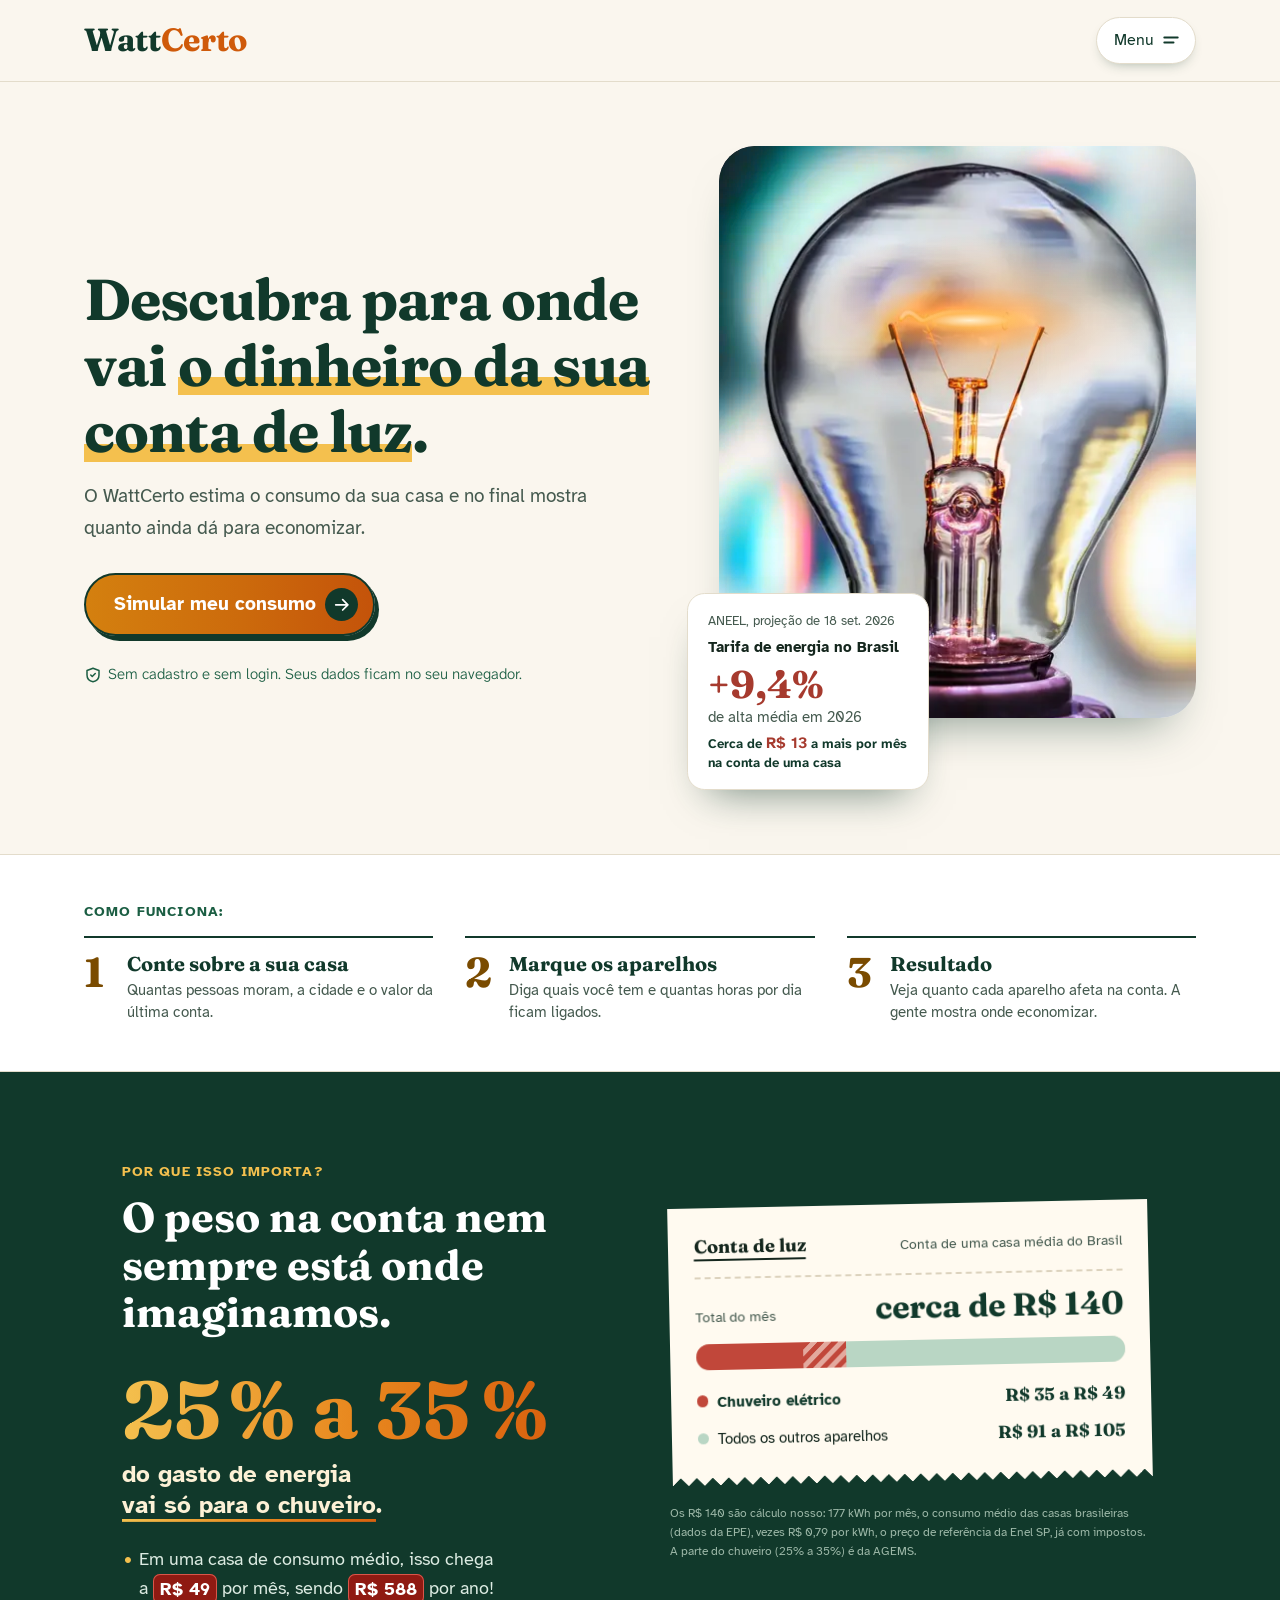
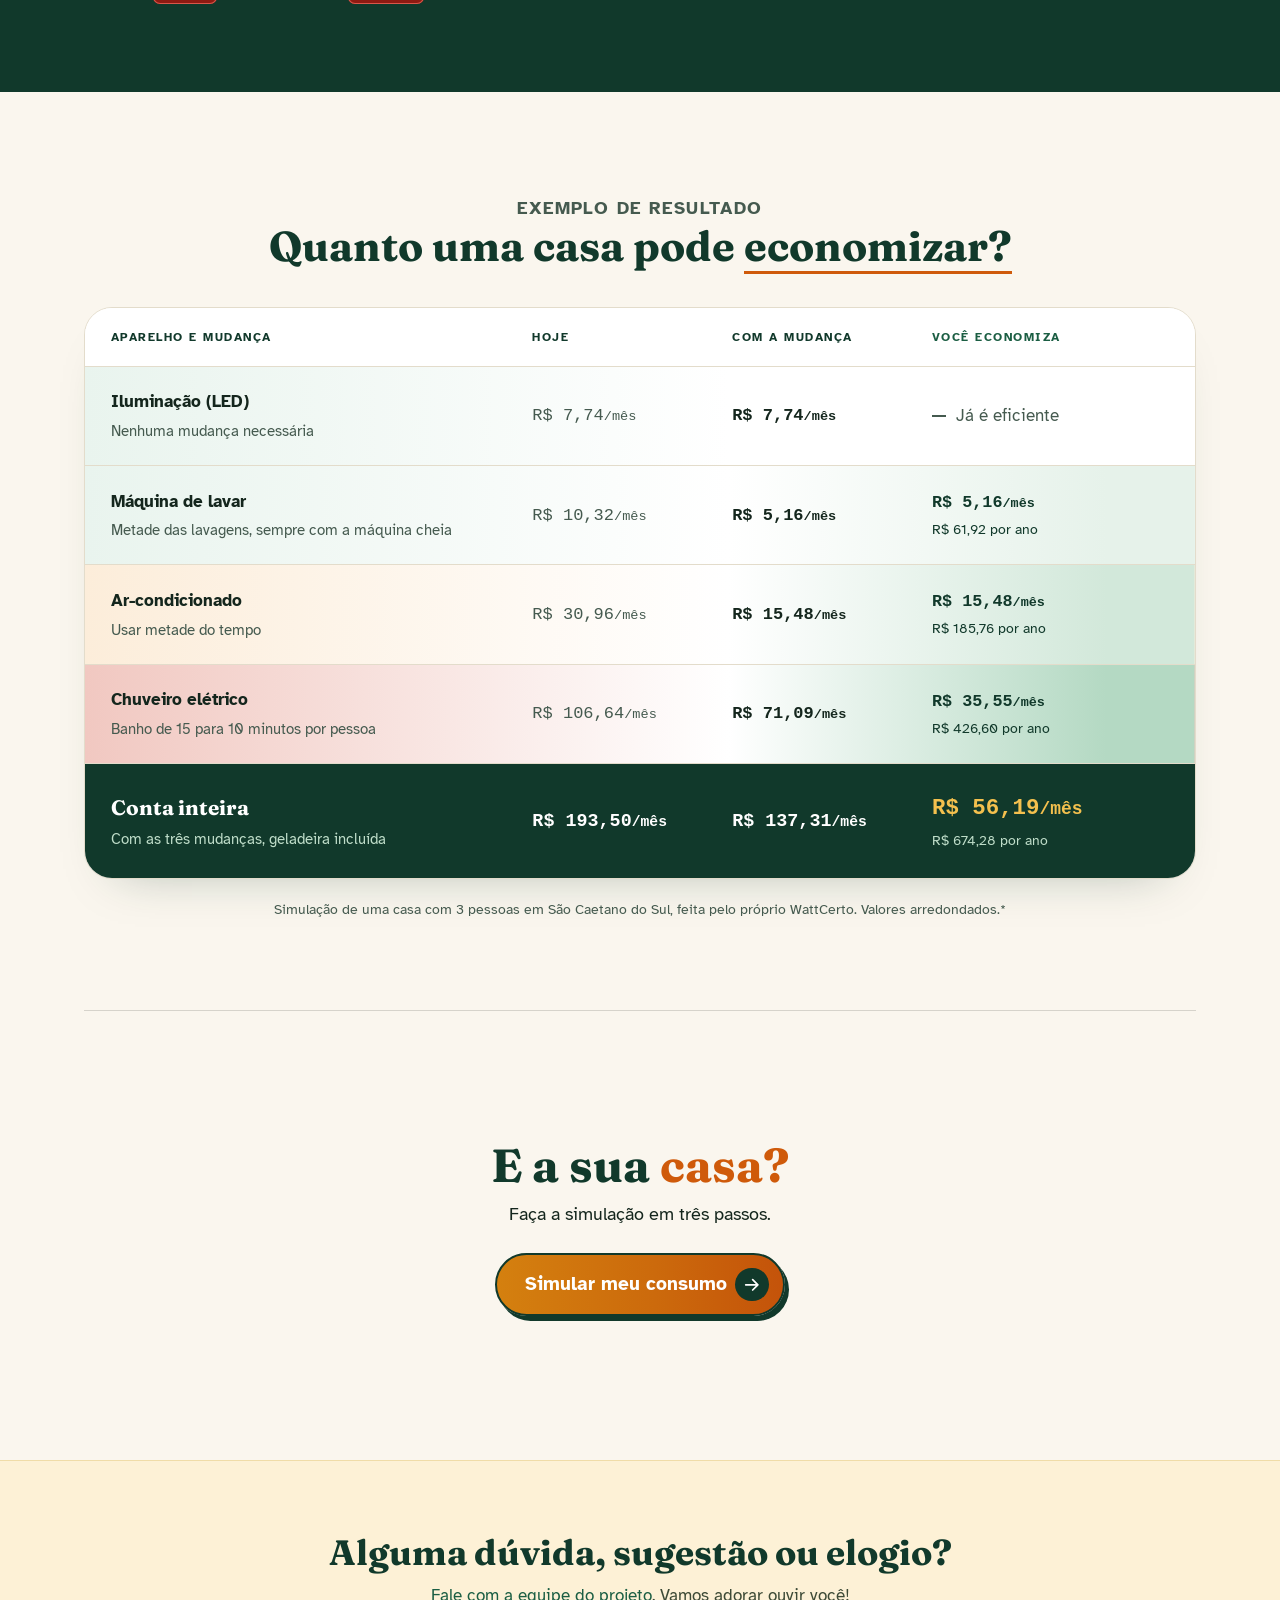
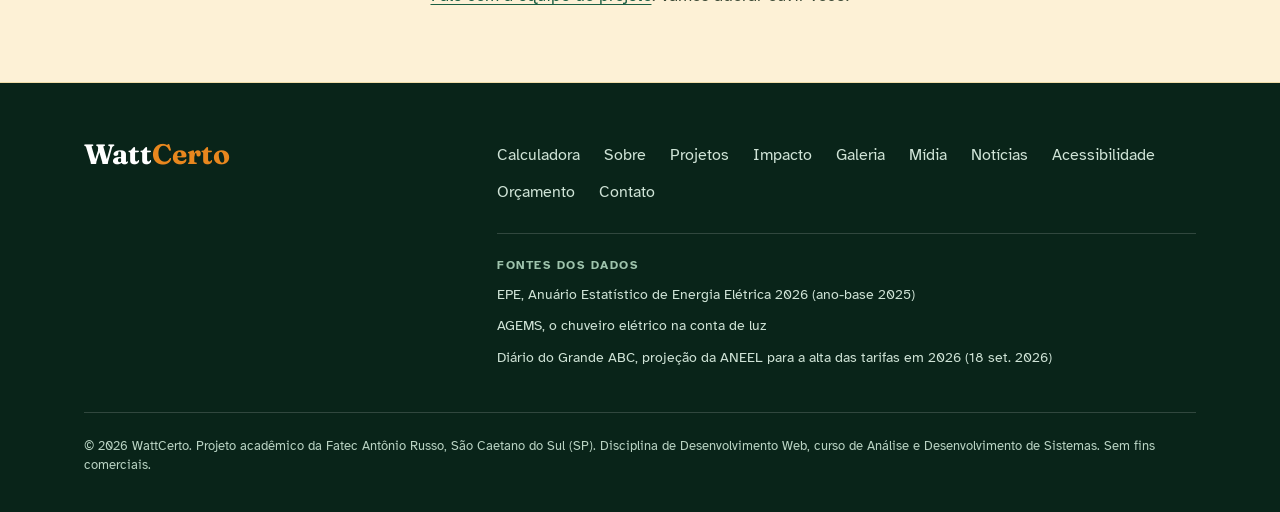
<file: index.html>
<!DOCTYPE html>
<html lang="pt-BR">
<head>
  <meta charset="UTF-8">
  <meta name="viewport" content="width=device-width, initial-scale=1">
  <title>WattCerto: calculadora de consumo de energia residencial</title>
  <meta name="description" content="O WattCerto mostra quanto cada aparelho pesa na sua conta de luz, indica se a conta veio mais alta que o esperado e sugere trocas que geram economia.">
  <meta name="theme-color" content="#11392b">
  <meta property="og:type" content="website">
  <meta property="og:site_name" content="WattCerto">
  <meta property="og:locale" content="pt_BR">
  <meta property="og:title" content="WattCerto: calculadora de consumo de energia residencial">
  <meta property="og:description" content="O WattCerto mostra quanto cada aparelho pesa na sua conta de luz, indica se a conta veio mais alta que o esperado e sugere trocas que geram economia.">
  <meta property="og:url" content="https://wattcertocalculadora.up.railway.app/">
  <meta property="og:image" content="https://wattcertocalculadora.up.railway.app/img/previa-wattcerto.jpg">
  <meta property="og:image:width" content="1200">
  <meta property="og:image:height" content="630">
  <meta property="og:image:alt" content="Lâmpada acesa ao lado do título do WattCerto: Descubra para onde vai o dinheiro da sua conta de luz.">
  <meta name="twitter:card" content="summary_large_image">
  <link rel="preload" href="assets/fonts/fraunces-latin-700-normal.woff2" as="font" type="font/woff2" crossorigin>
  <link rel="stylesheet" href="css/style.css">
  <link rel="icon" href="img/favicon.svg" type="image/svg+xml">
  <script src="js/intro.js"></script>
  <script src="js/menu.js" defer></script>
  <script src="js/animacoes.js" defer></script>
</head>
<body>
  <div class="intro" aria-hidden="true">
    <div class="intro-marca"><span class="intro-watt">Watt</span><span class="intro-c"><span class="intro-c-janela"><span class="intro-c-forma"></span></span></span><span class="intro-erto">erto</span></div>
  </div>
  <a class="skip-link" href="#conteudo">Pular para o conteúdo principal</a>

  <header class="site-header">
    <div class="container header-inner">
      <a class="brand" href="index.html" aria-label="WattCerto, página inicial" aria-current="page">Watt<span class="brand-certo">Certo</span><span class="brand-intro" aria-hidden="true"><span class="intro-watt">Watt</span><span class="intro-c"><span class="intro-c-janela"><span class="intro-c-forma"></span></span></span><span class="intro-erto">erto</span></span></a>
      <button class="menu-toggle" type="button" aria-controls="menu-principal" aria-expanded="false">
        <span class="menu-texto">Menu</span>
        <span class="menu-circulo"><svg class="icon icone-menu" width="20" height="20" viewBox="0 0 24 24" aria-hidden="true"><path class="linha-1" d="M4 9h16"/><path class="linha-2" d="M4 15h11"/></svg></span>
      </button>
      <nav class="site-nav" aria-label="Principal">
        <ul class="nav-list" id="menu-principal">
          <li><a href="index.html" aria-current="page">Início</a></li>
          <li><a href="calculadora.html">Calculadora</a></li>
          <li><a href="sobre.html">Sobre</a></li>
          <li><a href="projetos.html">Projetos</a></li>
          <li><a href="impacto.html">Impacto</a></li>
          <li><a href="galeria.html">Galeria</a></li>
          <li><a href="midia.html">Mídia</a></li>
          <li><a href="noticias.html">Notícias</a></li>
          <li><a href="acessibilidade.html">Acessibilidade</a></li>
          <li><a href="orcamento_hospedagem.html">Orçamento</a></li>
          <li><a href="contato.html">Contato</a></li>
        </ul>
      </nav>
    </div>
  </header>

  <main id="conteudo">
    <section class="hero" aria-labelledby="titulo-hero">
      <div class="container hero-grid">
        <div>
          <h1 id="titulo-hero">Descubra para onde vai <span class="marca">o dinheiro da sua conta de luz</span>.</h1>
          <p class="lead">O WattCerto estima o consumo da sua casa e no final mostra quanto ainda dá para economizar.</p>
          <div class="hero-actions">
            <a class="btn btn-primary btn-destaque btn-degrade" href="calculadora.html">
              Simular meu consumo
              <svg class="icon" width="20" height="20" viewBox="0 0 24 24" aria-hidden="true"><path d="M5 12h14M13 6l6 6-6 6"/></svg>
            </a>
          </div>
          <p class="selo">
            <svg class="icon" width="18" height="18" viewBox="0 0 24 24" aria-hidden="true"><path d="M12 3l8 3v6c0 5-3.4 8.2-8 9-4.6-.8-8-4-8-9V6z"/><path d="M9 12l2 2 4-4"/></svg>
            Sem cadastro e sem login. Seus dados ficam no seu navegador.
          </p>
        </div>
        <figure class="hero-art">
          <img class="hero-foto" src="img/hero-lampada.webp" srcset="img/hero-lampada-480.webp 480w, img/hero-lampada-720.webp 720w, img/hero-lampada.webp 1000w" sizes="(min-width: 52rem) 30rem, calc(100vw - 2rem)" width="1000" height="1500" alt="Lâmpada acesa de perto, com o filamento brilhando em laranja" fetchpriority="high">
          <span class="hero-fundo-vivo" aria-hidden="true"></span>
          <span class="hero-brilho" aria-hidden="true"></span>
          <div class="hero-ticket">
            <span class="ticket-contexto">ANEEL, projeção de 18 set. 2026</span>
            <span class="ticket-nome">Tarifa de energia no Brasil</span>
            <span class="ticket-valor">+<span class="ticket-num">9,4</span>% <small>de alta média em 2026</small></span>
            <span class="ticket-sub">Cerca de <strong class="ticket-reais">R$&nbsp;13</strong> a mais por mês<br>na conta de uma casa</span>
          </div>
        </figure>
      </div>
    </section>

    <section class="section section-white faixa-passos" aria-labelledby="titulo-passos">
      <div class="container">
        <h2 id="titulo-passos">Como funciona:</h2>
        <ol class="passos passos-curtos">
          <li>
            <span class="passo-num" aria-hidden="true">1</span>
            <h3>Conte sobre a sua casa</h3>
            <p>Quantas pessoas moram, a cidade e o valor da última conta.</p>
          </li>
          <li>
            <span class="passo-num" aria-hidden="true">2</span>
            <h3>Marque os aparelhos</h3>
            <p>Diga quais você tem e quantas horas por dia ficam ligados.</p>
          </li>
          <li>
            <span class="passo-num" aria-hidden="true">3</span>
            <h3>Resultado</h3>
            <p>Veja quanto cada aparelho afeta na conta. A gente mostra onde economizar.</p>
          </li>
        </ol>
      </div>
    </section>

    <section class="section band-dark" aria-labelledby="titulo-dados">
      <div class="container stats-grid">
        <div>
          <p class="kicker">Por que isso importa?</p>
          <h2 id="titulo-dados">O peso na conta nem sempre está onde imaginamos.</h2>
          <span class="stat-number stat-degrade"><span data-conta="25" data-sincro="chuveiro">25</span>% a <span data-conta="35" data-sincro="chuveiro">35</span>%</span>
          <p class="stat-caption"><strong class="stat-frase">do gasto de energia <span class="stat-sub">vai só para o chuveiro</span>.</strong> <span class="stat-detalhe">Em uma casa de consumo médio, isso chega a <span class="valor-destaque">R$&nbsp;49</span> por mês, sendo <span class="valor-destaque">R$&nbsp;588</span> por ano!</span></p>
        </div>
        <div class="compare-col">
        <figure class="fatura">
          <figcaption class="fatura-topo">
            <span class="fatura-rotulo">Conta de luz</span>
            <span class="fatura-casa">Conta de uma casa média do Brasil</span>
          </figcaption>
          <p class="fatura-total"><span>Total do mês</span> <strong>cerca de R$&nbsp;140</strong></p>
          <div class="fatura-barra" aria-hidden="true">
            <span class="fatura-parte-chuveiro"></span>
            <span class="fatura-parte-outros"></span>
          </div>
          <ul class="fatura-itens">
            <li class="fatura-item-chuveiro"><span class="fatura-ponto" aria-hidden="true"></span>Chuveiro elétrico <strong>R$ 35 a R$ 49</strong></li>
            <li class="fatura-item-outros"><span class="fatura-ponto" aria-hidden="true"></span>Todos os outros aparelhos <strong>R$ 91 a R$ 105</strong></li>
          </ul>
        </figure>
        <p class="fonte-fora">Os R$&nbsp;140 são cálculo nosso: 177 kWh por mês, o consumo médio das casas brasileiras (dados da EPE), vezes R$&nbsp;0,79 por kWh, o preço de referência da Enel SP, já com impostos. A parte do chuveiro (25% a 35%) é da AGEMS.</p>
        </div>
      </div>
    </section>

    <section class="section" aria-labelledby="titulo-exemplo">
      <div class="container">
        <div class="section-head centro">
          <p class="kicker">Exemplo de resultado</p>
          <h2 id="titulo-exemplo">Quanto uma casa pode <span class="sublinha-laranja">economizar?</span></h2>
        </div>
        <div class="economia-card">
          <table class="economia-tabela">
            <caption class="visually-hidden">Custo mensal hoje, custo com a mudança e economia, por aparelho</caption>
            <thead>
              <tr>
                <th scope="col">Aparelho e mudança</th>
                <th scope="col">Hoje</th>
                <th scope="col">Com a mudança</th>
                <th scope="col" class="col-eco">Você economiza</th>
              </tr>
            </thead>
            <tbody>
              <tr class="h-1">
                <th scope="row"><span class="ap-nome">Iluminação (LED)</span><span class="ap-acao">Nenhuma mudança necessária</span></th>
                <td data-rotulo="Hoje" class="hoje"><span class="preco">R$ 7,74<small>/mês</small></span></td>
                <td data-rotulo="Com a mudança" class="depois"><span class="preco">R$ 7,74<small>/mês</small></span></td>
                <td data-rotulo="Você economiza" class="eco"><span class="sem-mudanca">Já é eficiente</span></td>
              </tr>
              <tr class="h-1 e-1">
                <th scope="row"><span class="ap-nome">Máquina de lavar</span><span class="ap-acao">Metade das lavagens, sempre com a máquina cheia</span></th>
                <td data-rotulo="Hoje" class="hoje"><span class="preco">R$ 10,32<small>/mês</small></span></td>
                <td data-rotulo="Com a mudança" class="depois"><span class="preco">R$ 5,16<small>/mês</small></span></td>
                <td data-rotulo="Você economiza" class="eco"><strong class="preco">R$ 5,16<small>/mês</small></strong><span class="ano">R$ 61,92 por ano</span></td>
              </tr>
              <tr class="h-2 e-2">
                <th scope="row"><span class="ap-nome">Ar-condicionado</span><span class="ap-acao">Usar metade do tempo</span></th>
                <td data-rotulo="Hoje" class="hoje"><span class="preco">R$ 30,96<small>/mês</small></span></td>
                <td data-rotulo="Com a mudança" class="depois"><span class="preco">R$ 15,48<small>/mês</small></span></td>
                <td data-rotulo="Você economiza" class="eco"><strong class="preco">R$ 15,48<small>/mês</small></strong><span class="ano">R$ 185,76 por ano</span></td>
              </tr>
              <tr class="h-4 e-3">
                <th scope="row"><span class="ap-nome">Chuveiro elétrico</span><span class="ap-acao">Banho de 15 para 10 minutos por pessoa</span></th>
                <td data-rotulo="Hoje" class="hoje"><span class="preco">R$ 106,64<small>/mês</small></span></td>
                <td data-rotulo="Com a mudança" class="depois"><span class="preco">R$ 71,09<small>/mês</small></span></td>
                <td data-rotulo="Você economiza" class="eco"><strong class="preco">R$ 35,55<small>/mês</small></strong><span class="ano">R$ 426,60 por ano</span></td>
              </tr>
            </tbody>
            <tfoot>
              <tr>
                <th scope="row"><span class="ap-nome">Conta inteira</span><span class="ap-acao">Com as três mudanças, geladeira incluída</span></th>
                <td data-rotulo="Hoje" class="hoje"><span class="preco">R$ 193,50<small>/mês</small></span></td>
                <td data-rotulo="Com a mudança" class="depois"><span class="preco">R$ 137,31<small>/mês</small></span></td>
                <td data-rotulo="Você economiza" class="eco"><strong class="preco">R$ 56,19<small>/mês</small></strong><span class="ano">R$ 674,28 por ano</span></td>
              </tr>
            </tfoot>
          </table>
        </div>
        <p class="nota nota-centro">Simulação de uma casa com 3 pessoas em São Caetano do Sul, feita pelo próprio WattCerto. Valores arredondados.*</p>
        <div class="exemplo-acao">
          <p class="exemplo-chamada"><strong>E a sua <span class="destaque-laranja">casa<span class="interrogacao">?</span></span></strong> <span>Faça a simulação em três passos.</span></p>
          <a class="btn btn-primary btn-destaque btn-degrade" href="calculadora.html">
            Simular meu consumo
            <svg class="icon" width="20" height="20" viewBox="0 0 24 24" aria-hidden="true"><path d="M5 12h14M13 6l6 6-6 6"/></svg>
          </a>
        </div>
      </div>
    </section>

    <section class="cta-band" aria-labelledby="titulo-cta">
      <div class="container cta-inner">
        <div>
          <h2 id="titulo-cta">Alguma dúvida, sugestão ou elogio?</h2>
          <p><a href="contato.html">Fale com a equipe do projeto</a>. Vamos adorar ouvir você!</p>
        </div>
      </div>
    </section>
  </main>

  <footer class="site-footer">
    <div class="container rodape">
      <div class="rodape-topo">
        <div class="rodape-marca">
          <p class="footer-brand">Watt<span class="brand-certo">Certo</span></p>
        </div>
        <div class="rodape-colunas">
          <nav class="rodape-links" aria-label="Rodapé">
            <ul>
              <li><a href="calculadora.html">Calculadora</a></li>
              <li><a href="sobre.html">Sobre</a></li>
              <li><a href="projetos.html">Projetos</a></li>
              <li><a href="impacto.html">Impacto</a></li>
              <li><a href="galeria.html">Galeria</a></li>
              <li><a href="midia.html">Mídia</a></li>
              <li><a href="noticias.html">Notícias</a></li>
              <li><a href="acessibilidade.html">Acessibilidade</a></li>
              <li><a href="orcamento_hospedagem.html">Orçamento</a></li>
              <li><a href="contato.html">Contato</a></li>
            </ul>
          </nav>
          <div class="rodape-fontes">
            <h2>Fontes dos dados</h2>
            <ul>
              <li><a href="https://www.epe.gov.br/sites-pt/publicacoes-dados-abertos/publicacoes/PublicacoesArquivos/publicacao-160/topico-168/Anuario_Sumario%20Executivo_2026_V1.pdf">EPE, Anuário Estatístico de Energia Elétrica 2026 (ano-base 2025)</a></li>
              <li><a href="https://www.agems.ms.gov.br/chuveiro-eletrico-e-o-maior-consumidor-de-energia-em-uma-residencia/">AGEMS, o chuveiro elétrico na conta de luz</a></li>
              <li><a href="https://www.dgabc.com.br/Noticia/4347830/alta-na-conta-de-luz-deve-ficar-na-media-em-9-4-no-ano-de-2026-diz-aneel">Diário do Grande ABC, projeção da ANEEL para a alta das tarifas em 2026 (18 set. 2026)</a></li>
            </ul>
          </div>
        </div>
      </div>

      <p class="footer-note">© 2026 WattCerto. Projeto acadêmico da Fatec Antônio Russo, São Caetano do Sul (SP). Disciplina de Desenvolvimento Web, curso de Análise e Desenvolvimento de Sistemas. Sem fins comerciais.</p>
    </div>
  </footer>

</body>
</html>
</file>
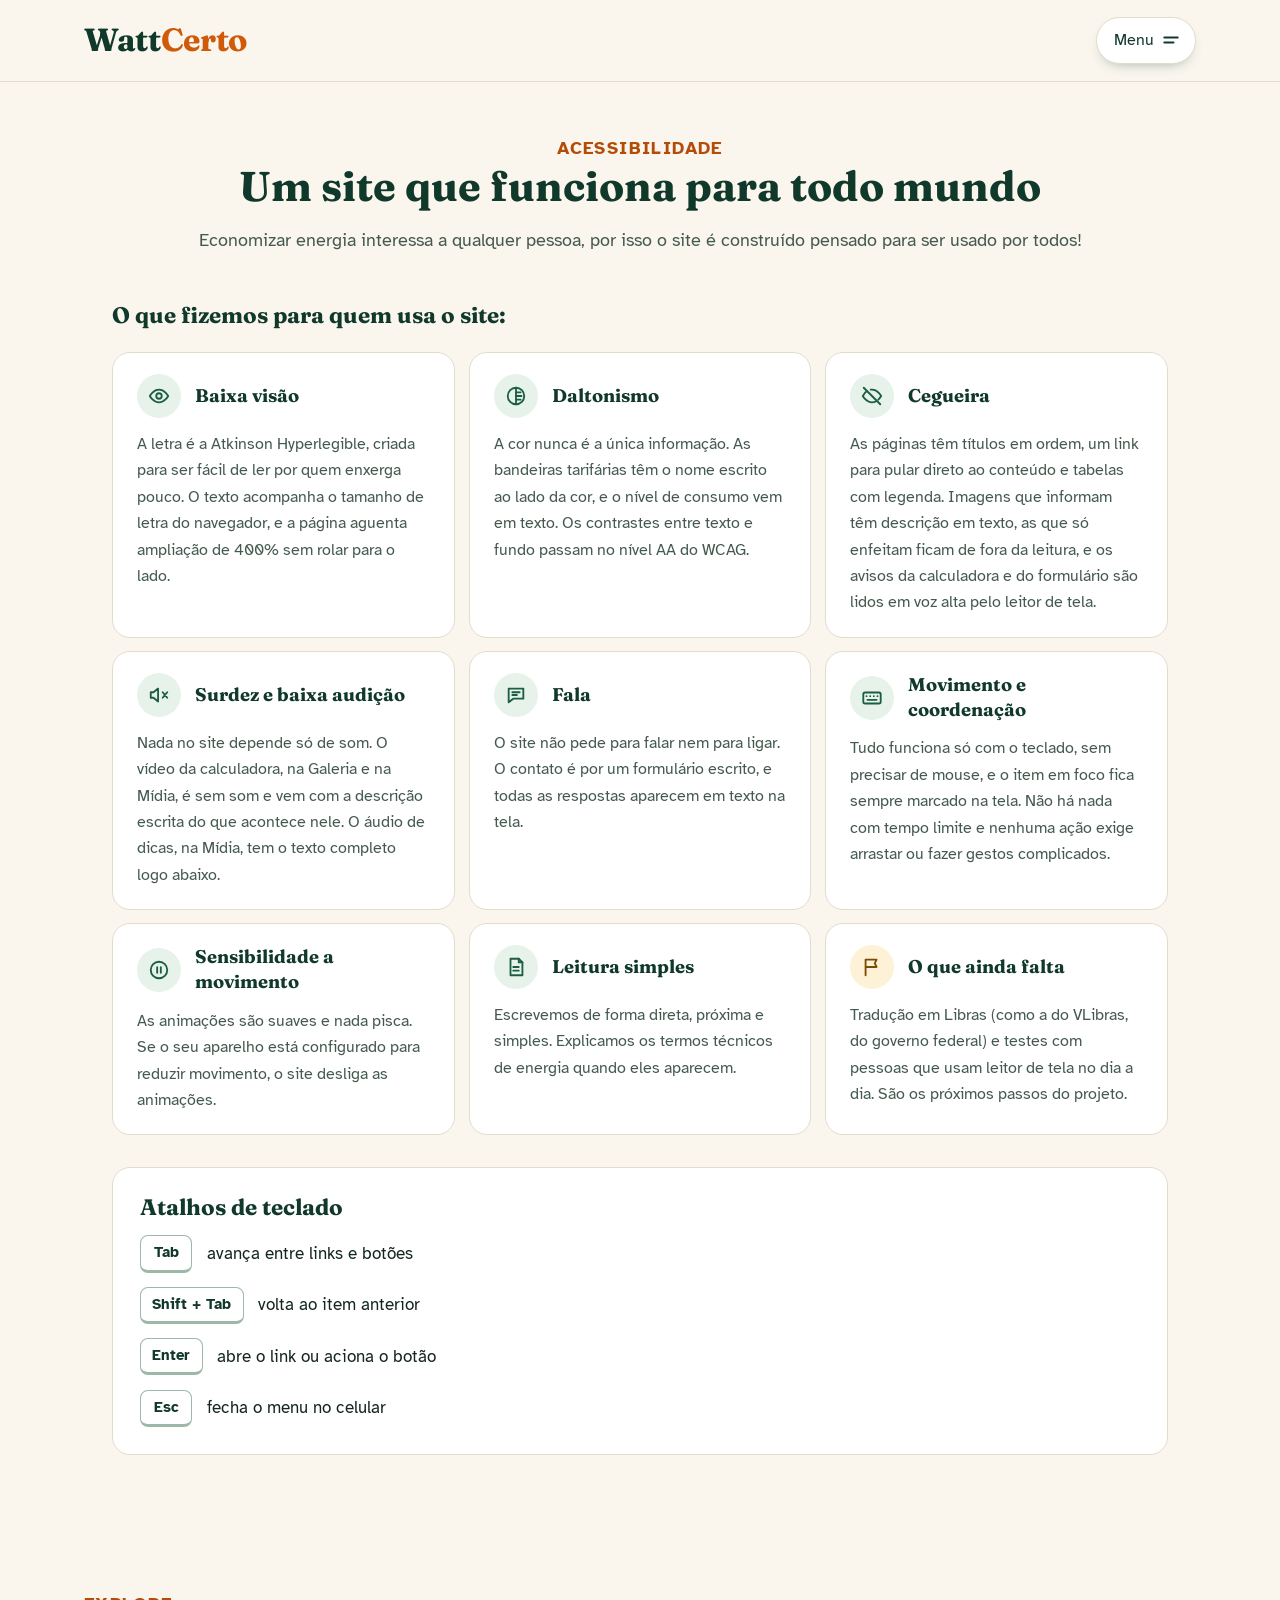
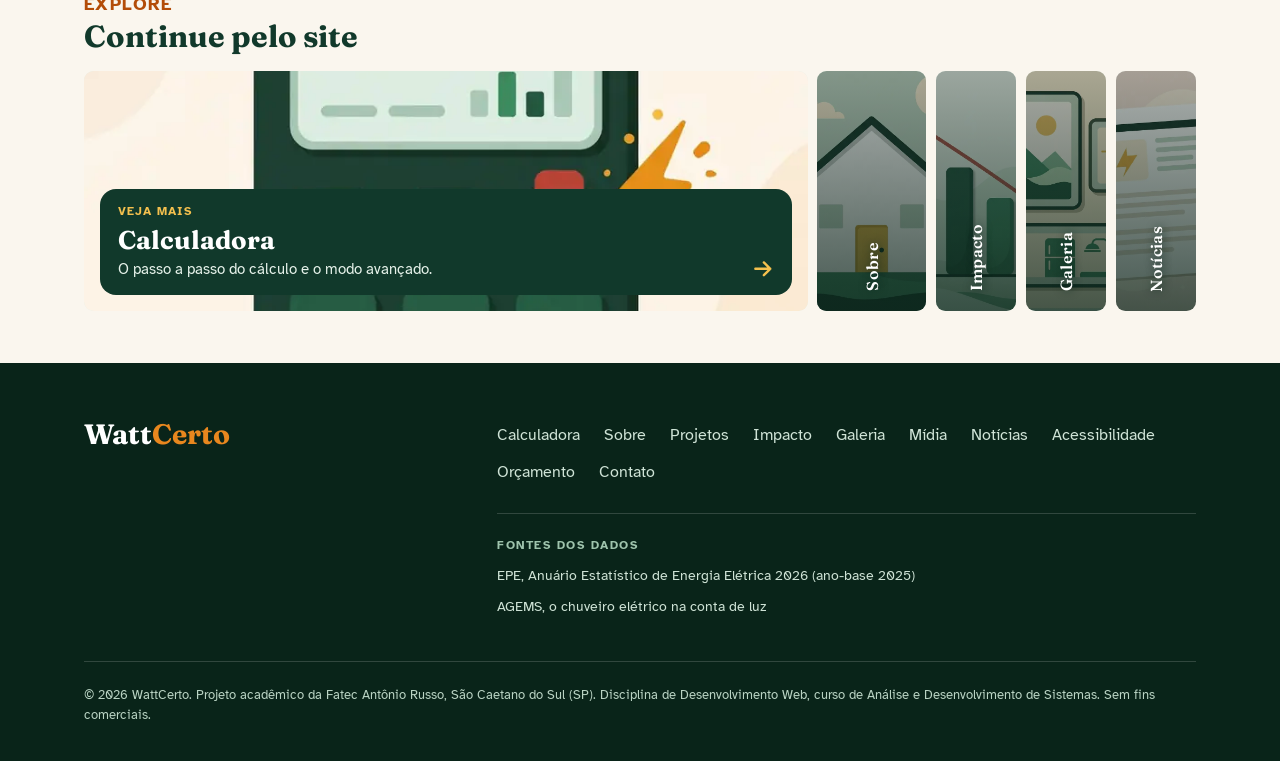
<file: acessibilidade.html>
<!DOCTYPE html>
<html lang="pt-BR">
<head>
  <meta charset="UTF-8">
  <meta name="viewport" content="width=device-width, initial-scale=1">
  <title>Acessibilidade | WattCerto</title>
  <meta name="description" content="Recursos de acessibilidade e compromissos de inclusão do site.">
  <meta name="theme-color" content="#11392b">
  <meta property="og:type" content="website">
  <meta property="og:site_name" content="WattCerto">
  <meta property="og:locale" content="pt_BR">
  <meta property="og:title" content="Acessibilidade | WattCerto">
  <meta property="og:description" content="Recursos de acessibilidade e compromissos de inclusão do site.">
  <meta property="og:url" content="https://wattcertocalculadora.up.railway.app/acessibilidade.html">
  <meta property="og:image" content="https://wattcertocalculadora.up.railway.app/img/previa-wattcerto.jpg">
  <meta property="og:image:width" content="1200">
  <meta property="og:image:height" content="630">
  <meta property="og:image:alt" content="Lâmpada acesa ao lado do título do WattCerto: Descubra para onde vai o dinheiro da sua conta de luz.">
  <meta name="twitter:card" content="summary_large_image">
  <link rel="preload" href="assets/fonts/fraunces-latin-700-normal.woff2" as="font" type="font/woff2" crossorigin>
  <link rel="stylesheet" href="css/style.css">
  <link rel="icon" href="img/favicon.svg" type="image/svg+xml">
  <script src="js/menu.js" defer></script>
  <script src="js/reel.js" defer></script>
</head>
<body>
  <a class="skip-link" href="#conteudo">Pular para o conteúdo principal</a>

  <header class="site-header">
    <div class="container header-inner">
      <a class="brand" href="index.html" aria-label="WattCerto, página inicial">Watt<span class="brand-certo">Certo</span></a>
      <button class="menu-toggle" type="button" aria-controls="menu-principal" aria-expanded="false">
        <span class="menu-texto">Menu</span>
        <span class="menu-circulo"><svg class="icon icone-menu" width="20" height="20" viewBox="0 0 24 24" aria-hidden="true"><path class="linha-1" d="M4 9h16"/><path class="linha-2" d="M4 15h11"/></svg></span>
      </button>
      <nav class="site-nav" aria-label="Principal">
        <ul class="nav-list" id="menu-principal">
          <li><a href="index.html">Início</a></li>
          <li><a href="calculadora.html">Calculadora</a></li>
          <li><a href="sobre.html">Sobre</a></li>
          <li><a href="projetos.html">Projetos</a></li>
          <li><a href="impacto.html">Impacto</a></li>
          <li><a href="galeria.html">Galeria</a></li>
          <li><a href="midia.html">Mídia</a></li>
          <li><a href="noticias.html">Notícias</a></li>
          <li><a href="acessibilidade.html" aria-current="page">Acessibilidade</a></li>
          <li><a href="orcamento_hospedagem.html">Orçamento</a></li>
          <li><a href="contato.html">Contato</a></li>
        </ul>
      </nav>
    </div>
  </header>

  <main id="conteudo">
    <section class="section a11y-secao" aria-labelledby="titulo-acess">
      <div class="container">
        <div class="section-head centro">
          <p class="kicker kicker-laranja">Acessibilidade</p>
          <h1 id="titulo-acess">Um site que funciona para todo mundo</h1>
          <p>Economizar energia interessa a qualquer pessoa, por isso o site é construído pensado para ser usado por todos!</p>
        </div>
        <h2 class="a11y-subtitulo">O que fizemos para quem usa o site:</h2>
        <ul class="a11y-lista">
          <li class="card">
            <span class="icon-badge" aria-hidden="true"><svg class="icon" width="22" height="22" viewBox="0 0 24 24" focusable="false"><path d="M2 12s3.6-7 10-7 10 7 10 7-3.6 7-10 7S2 12 2 12z"/><circle cx="12" cy="12" r="3"/></svg></span>
            <h3>Baixa visão</h3>
            <p>A letra é a Atkinson Hyperlegible, criada para ser fácil de ler por quem enxerga pouco. O texto acompanha o tamanho de letra do navegador, e a página aguenta ampliação de 400% sem rolar para o lado.</p>
          </li>
          <li class="card">
            <span class="icon-badge" aria-hidden="true"><svg class="icon" width="22" height="22" viewBox="0 0 24 24" focusable="false"><circle cx="12" cy="12" r="9"/><path d="M12 3v18"/><path d="M12 8h5M12 12h6M12 16h5"/></svg></span>
            <h3>Daltonismo</h3>
            <p>A cor nunca é a única informação. As bandeiras tarifárias têm o nome escrito ao lado da cor, e o nível de consumo vem em texto. Os contrastes entre texto e fundo passam no nível AA do WCAG.</p>
          </li>
          <li class="card">
            <span class="icon-badge" aria-hidden="true"><svg class="icon" width="22" height="22" viewBox="0 0 24 24" focusable="false"><path d="M3 3l18 18"/><path d="M10.6 5.1A10 10 0 0 1 12 5c6.4 0 10 7 10 7a17 17 0 0 1-3.2 4M6.5 6.6C3.7 8.4 2 12 2 12s3.6 7 10 7a9.6 9.6 0 0 0 4.2-1"/></svg></span>
            <h3>Cegueira</h3>
            <p>As páginas têm títulos em ordem, um link para pular direto ao conteúdo e tabelas com legenda. Imagens que informam têm descrição em texto, as que só enfeitam ficam de fora da leitura, e os avisos da calculadora e do formulário são lidos em voz alta pelo leitor de tela.</p>
          </li>
          <li class="card">
            <span class="icon-badge" aria-hidden="true"><svg class="icon" width="22" height="22" viewBox="0 0 24 24" focusable="false"><path d="M11 5L6 9H3v6h3l5 4z"/><path d="M16 9l5 6M21 9l-5 6"/></svg></span>
            <h3>Surdez e baixa audição</h3>
            <p>Nada no site depende só de som. O vídeo da calculadora, na Galeria e na Mídia, é sem som e vem com a descrição escrita do que acontece nele. O áudio de dicas, na Mídia, tem o texto completo logo abaixo.</p>
          </li>
          <li class="card">
            <span class="icon-badge" aria-hidden="true"><svg class="icon" width="22" height="22" viewBox="0 0 24 24" focusable="false"><path d="M4 5h16v11H9l-5 4z"/><path d="M8 9h8M8 12h5"/></svg></span>
            <h3>Fala</h3>
            <p>O site não pede para falar nem para ligar. O contato é por um formulário escrito, e todas as respostas aparecem em texto na tela.</p>
          </li>
          <li class="card">
            <span class="icon-badge" aria-hidden="true"><svg class="icon" width="22" height="22" viewBox="0 0 24 24" focusable="false"><rect x="2.5" y="6" width="19" height="12" rx="2"/><path d="M6 10h.01M10 10h.01M14 10h.01M18 10h.01M7 14h10"/></svg></span>
            <h3>Movimento e coordenação</h3>
            <p>Tudo funciona só com o teclado, sem precisar de mouse, e o item em foco fica sempre marcado na tela. Não há nada com tempo limite e nenhuma ação exige arrastar ou fazer gestos complicados.</p>
          </li>
          <li class="card">
            <span class="icon-badge" aria-hidden="true"><svg class="icon" width="22" height="22" viewBox="0 0 24 24" focusable="false"><circle cx="12" cy="12" r="9"/><path d="M10 9v6M14 9v6"/></svg></span>
            <h3>Sensibilidade a movimento</h3>
            <p>As animações são suaves e nada pisca. Se o seu aparelho está configurado para reduzir movimento, o site desliga as animações.</p>
          </li>
          <li class="card">
            <span class="icon-badge" aria-hidden="true"><svg class="icon" width="22" height="22" viewBox="0 0 24 24" focusable="false"><path d="M6 3h9l4 4v14H6z"/><path d="M15 3v4h4M9 12h6M9 16h6"/></svg></span>
            <h3>Leitura simples</h3>
            <p>Escrevemos de forma direta, próxima e simples. Explicamos os termos técnicos de energia quando eles aparecem.</p>
          </li>
          <li class="card">
            <span class="icon-badge sol" aria-hidden="true"><svg class="icon" width="22" height="22" viewBox="0 0 24 24" focusable="false"><path d="M5 21V4M5 4h12l-2 4 2 4H5"/></svg></span>
            <h3>O que ainda falta</h3>
            <p>Tradução em Libras (como a do VLibras, do governo federal) e testes com pessoas que usam leitor de tela no dia a dia. São os próximos passos do projeto.</p>
          </li>
        </ul>
        <div class="card a11y-atalhos">
          <h2>Atalhos de teclado</h2>
          <ul class="keys">
            <li><kbd>Tab</kbd><span>avança entre links e botões</span></li>
            <li><kbd>Shift + Tab</kbd><span>volta ao item anterior</span></li>
            <li><kbd>Enter</kbd><span>abre o link ou aciona o botão</span></li>
            <li><kbd>Esc</kbd><span>fecha o menu no celular</span></li>
          </ul>
        </div>
      </div>
    </section>

    <section class="section" aria-labelledby="titulo-explorar">
      <div class="container">
        <div class="section-head">
          <p class="kicker kicker-laranja">Explore</p>
          <h2 id="titulo-explorar">Continue pelo site</h2>
        </div>
        <div class="reel" role="group" aria-label="Páginas do site. Passe o mouse, use Tab ou toque para abrir uma fatia.">
          <ul class="reel-lista">
            <li><a class="reel-item" data-proxima href="calculadora.html">
              <img src="img/reel-calculadora.webp" srcset="img/reel-calculadora-480.webp 480w, img/reel-calculadora.webp 800w" sizes="(min-width: 52rem) 50vw, 100vw" alt="" width="800" height="993" loading="lazy" decoding="async">
              <span class="reel-rotulo">Calculadora</span>
              <span class="reel-legenda"><span class="reel-tag">Veja mais</span><strong>Calculadora</strong><span>O passo a passo do cálculo e o modo avançado.</span><svg class="reel-seta" width="22" height="22" viewBox="0 0 24 24" aria-hidden="true"><path d="M5 12h14M13 6l6 6-6 6"/></svg></span>
            </a></li>
            <li><a class="reel-item" href="sobre.html">
              <img src="img/reel-sobre.webp" srcset="img/reel-sobre-480.webp 480w, img/reel-sobre.webp 800w" sizes="(min-width: 52rem) 50vw, 100vw" alt="" width="800" height="993" loading="lazy" decoding="async">
              <span class="reel-rotulo">Sobre</span>
              <span class="reel-legenda"><strong>Sobre</strong><span>Origem, missão e objetivos do projeto.</span><svg class="reel-seta" width="22" height="22" viewBox="0 0 24 24" aria-hidden="true"><path d="M5 12h14M13 6l6 6-6 6"/></svg></span>
            </a></li>
            <li><a class="reel-item" href="impacto.html">
              <img src="img/reel-impacto.webp" srcset="img/reel-impacto-480.webp 480w, img/reel-impacto.webp 800w" sizes="(min-width: 52rem) 50vw, 100vw" alt="" width="800" height="993" loading="lazy" decoding="async">
              <span class="reel-rotulo">Impacto</span>
              <span class="reel-legenda"><strong>Impacto</strong><span>Tabelas de consumo, tarifas e economia possível.</span><svg class="reel-seta" width="22" height="22" viewBox="0 0 24 24" aria-hidden="true"><path d="M5 12h14M13 6l6 6-6 6"/></svg></span>
            </a></li>
            <li><a class="reel-item" href="galeria.html">
              <img src="img/reel-galeria.webp" srcset="img/reel-galeria-480.webp 480w, img/reel-galeria.webp 800w" sizes="(min-width: 52rem) 50vw, 100vw" alt="" width="800" height="993" loading="lazy" decoding="async">
              <span class="reel-rotulo">Galeria</span>
              <span class="reel-legenda"><strong>Galeria</strong><span>Telas do sistema e imagens dos aparelhos analisados.</span><svg class="reel-seta" width="22" height="22" viewBox="0 0 24 24" aria-hidden="true"><path d="M5 12h14M13 6l6 6-6 6"/></svg></span>
            </a></li>
            <li><a class="reel-item" href="noticias.html">
              <img src="img/reel-noticias.webp" srcset="img/reel-noticias-480.webp 480w, img/reel-noticias.webp 800w" sizes="(min-width: 52rem) 50vw, 100vw" alt="" width="800" height="993" loading="lazy" decoding="async">
              <span class="reel-rotulo">Notícias</span>
              <span class="reel-legenda"><strong>Notícias</strong><span>Bandeiras tarifárias e eficiência energética.</span><svg class="reel-seta" width="22" height="22" viewBox="0 0 24 24" aria-hidden="true"><path d="M5 12h14M13 6l6 6-6 6"/></svg></span>
            </a></li>
          </ul>
        </div>
      </div>
    </section>
  </main>

  <footer class="site-footer">
    <div class="container rodape">
      <div class="rodape-topo">
        <div class="rodape-marca">
          <p class="footer-brand">Watt<span class="brand-certo">Certo</span></p>
        </div>
        <div class="rodape-colunas">
          <nav class="rodape-links" aria-label="Rodapé">
            <ul>
              <li><a href="calculadora.html">Calculadora</a></li>
              <li><a href="sobre.html">Sobre</a></li>
              <li><a href="projetos.html">Projetos</a></li>
              <li><a href="impacto.html">Impacto</a></li>
              <li><a href="galeria.html">Galeria</a></li>
              <li><a href="midia.html">Mídia</a></li>
              <li><a href="noticias.html">Notícias</a></li>
              <li><a href="acessibilidade.html">Acessibilidade</a></li>
              <li><a href="orcamento_hospedagem.html">Orçamento</a></li>
              <li><a href="contato.html">Contato</a></li>
            </ul>
          </nav>
          <div class="rodape-fontes">
            <h2>Fontes dos dados</h2>
            <ul>
              <li><a href="https://www.epe.gov.br/sites-pt/publicacoes-dados-abertos/publicacoes/PublicacoesArquivos/publicacao-160/topico-168/Anuario_Sumario%20Executivo_2026_V1.pdf">EPE, Anuário Estatístico de Energia Elétrica 2026 (ano-base 2025)</a></li>
              <li><a href="https://www.agems.ms.gov.br/chuveiro-eletrico-e-o-maior-consumidor-de-energia-em-uma-residencia/">AGEMS, o chuveiro elétrico na conta de luz</a></li>
            </ul>
          </div>
        </div>
      </div>

      <p class="footer-note">© 2026 WattCerto. Projeto acadêmico da Fatec Antônio Russo, São Caetano do Sul (SP). Disciplina de Desenvolvimento Web, curso de Análise e Desenvolvimento de Sistemas. Sem fins comerciais.</p>
    </div>
  </footer>
</body>
</html>
</file>
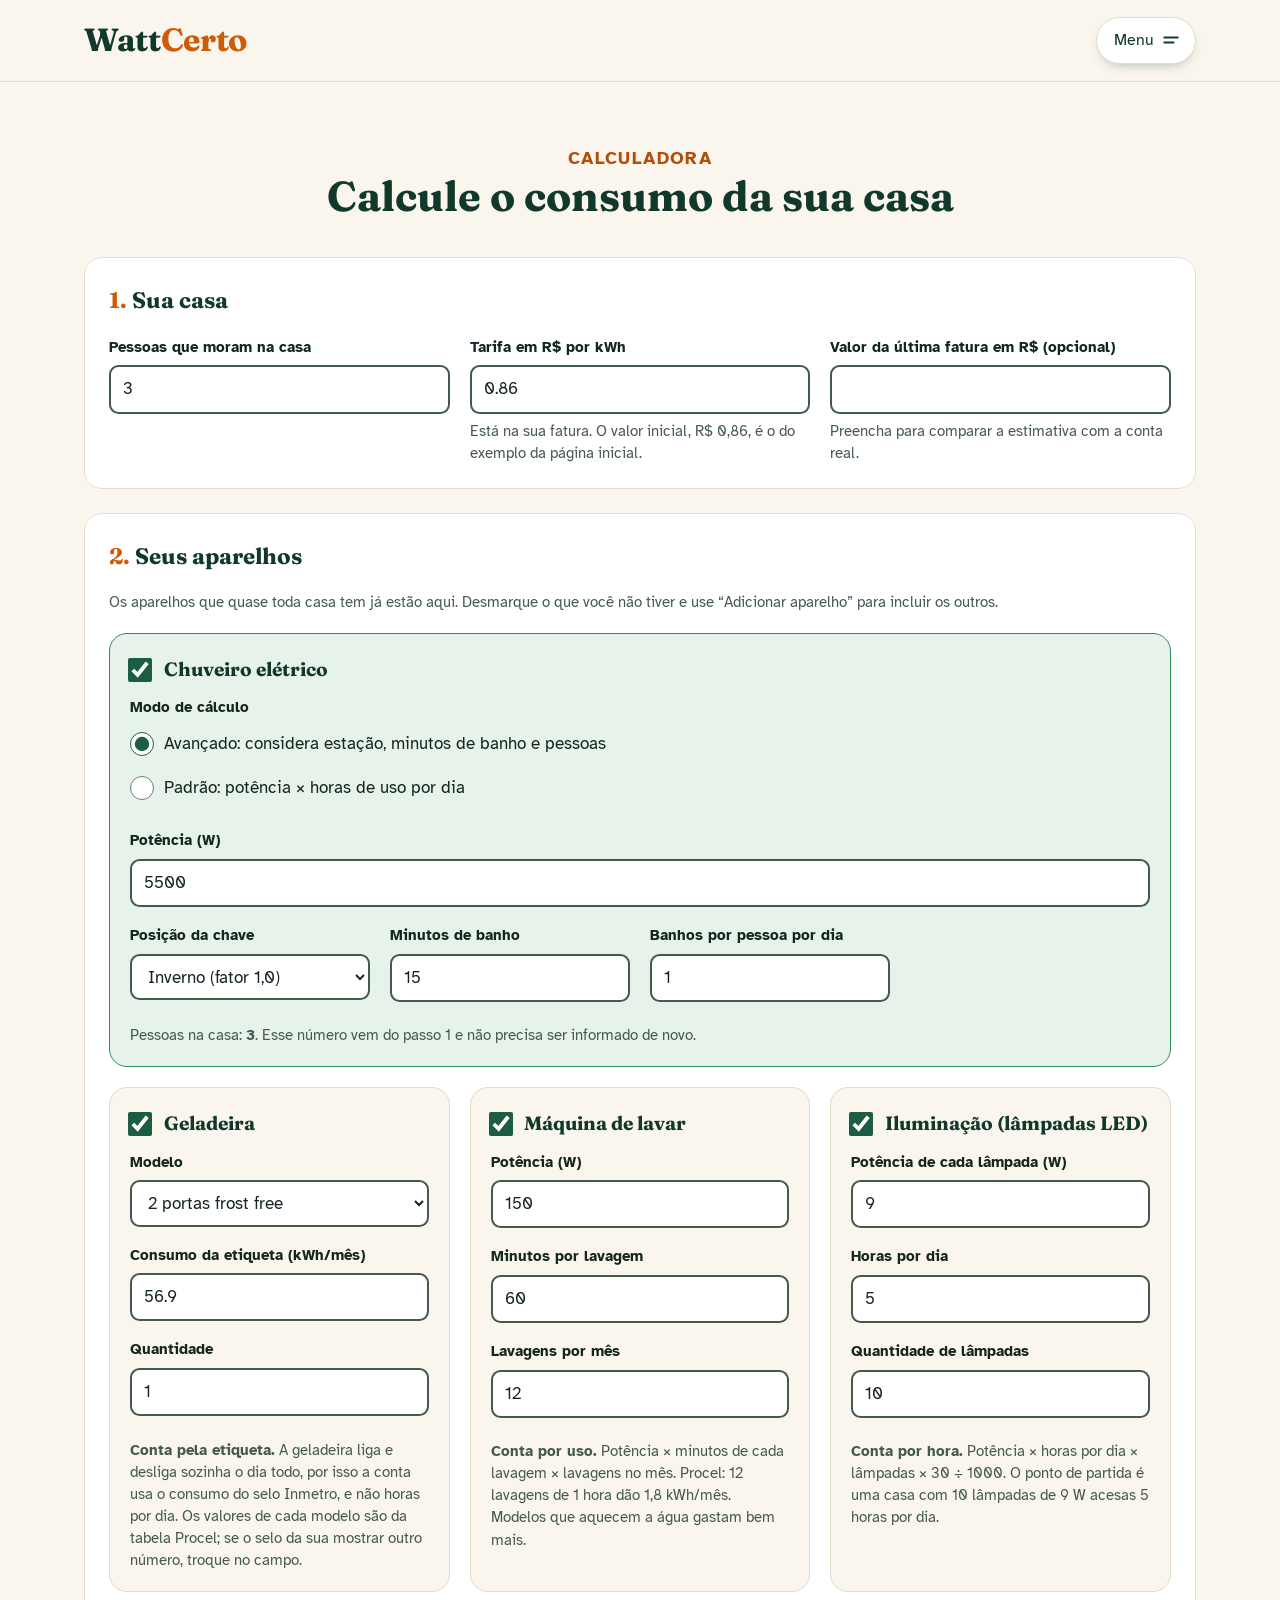
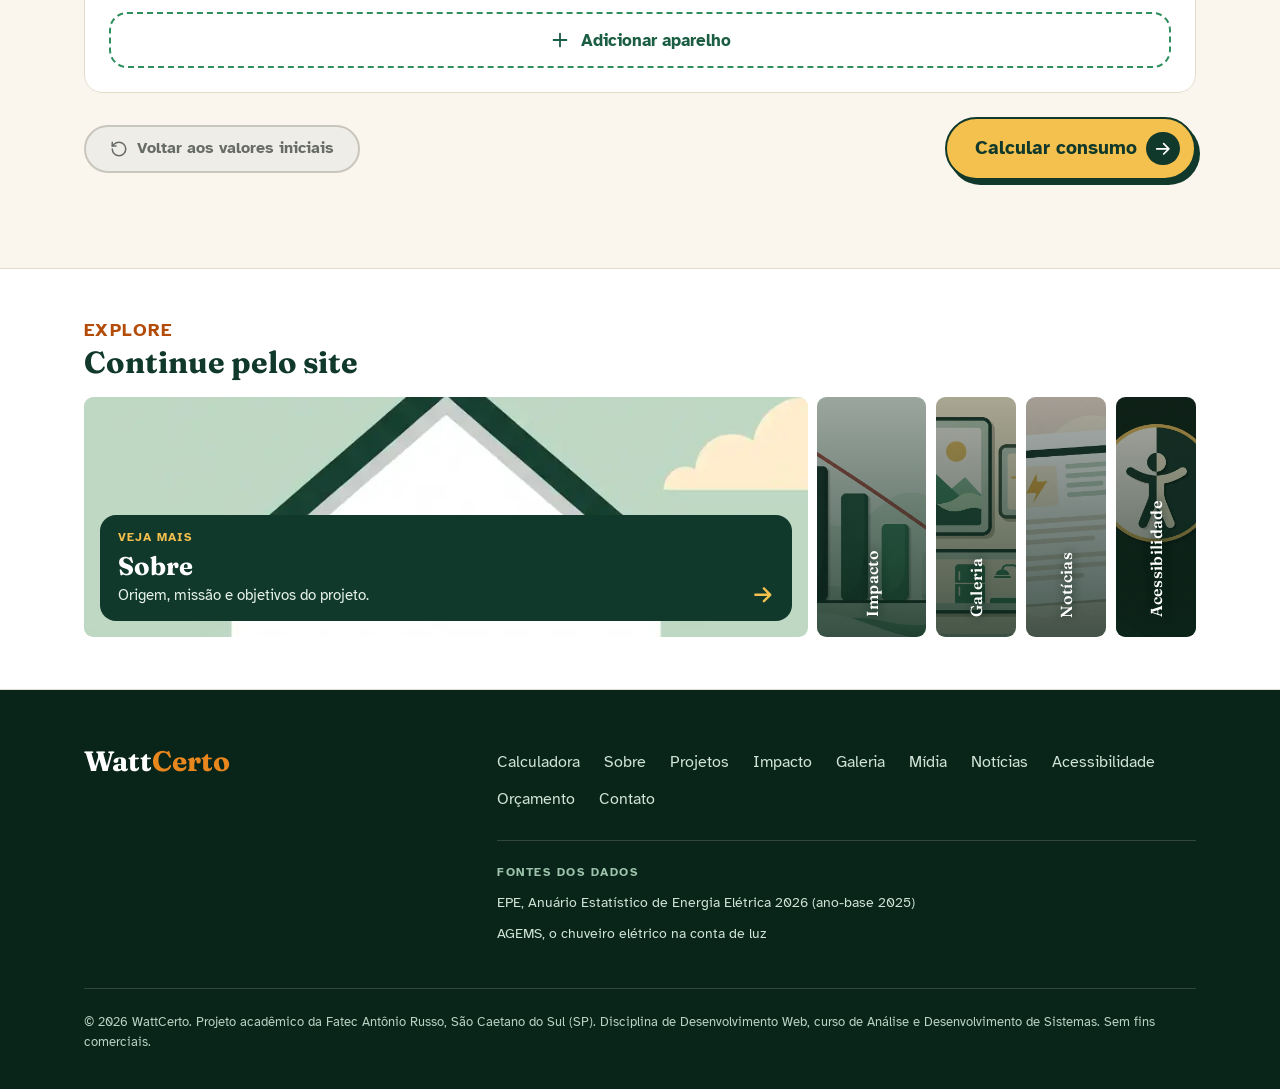
<file: calculadora.html>
<!DOCTYPE html>
<html lang="pt-BR">
<head>
  <meta charset="UTF-8">
  <meta name="viewport" content="width=device-width, initial-scale=1">
  <title>Calculadora | WattCerto</title>
  <meta name="description" content="Estime o consumo mensal de energia da sua casa por aparelho, veja quem pesa mais na conta, compare com a fatura e simule uma troca.">
  <meta name="theme-color" content="#11392b">
  <meta property="og:type" content="website">
  <meta property="og:site_name" content="WattCerto">
  <meta property="og:locale" content="pt_BR">
  <meta property="og:title" content="Calculadora | WattCerto">
  <meta property="og:description" content="Estime o consumo mensal de energia da sua casa por aparelho, veja quem pesa mais na conta, compare com a fatura e simule uma troca.">
  <meta property="og:url" content="https://wattcertocalculadora.up.railway.app/calculadora.html">
  <meta property="og:image" content="https://wattcertocalculadora.up.railway.app/img/previa-wattcerto.jpg">
  <meta property="og:image:width" content="1200">
  <meta property="og:image:height" content="630">
  <meta property="og:image:alt" content="Lâmpada acesa ao lado do título do WattCerto: Descubra para onde vai o dinheiro da sua conta de luz.">
  <meta name="twitter:card" content="summary_large_image">
  <link rel="preload" href="assets/fonts/fraunces-latin-700-normal.woff2" as="font" type="font/woff2" crossorigin>
  <link rel="stylesheet" href="css/style.css">
  <link rel="icon" href="img/favicon.svg" type="image/svg+xml">
  <script src="js/menu.js" defer></script>
  <script src="js/reel.js" defer></script>
  <script src="js/calculadora.js" defer></script>
</head>
<body>
  <a class="skip-link" href="#conteudo">Pular para o conteúdo principal</a>

  <header class="site-header">
    <div class="container header-inner">
      <a class="brand" href="index.html" aria-label="WattCerto, página inicial">Watt<span class="brand-certo">Certo</span></a>
      <button class="menu-toggle" type="button" aria-controls="menu-principal" aria-expanded="false">
        <span class="menu-texto">Menu</span>
        <span class="menu-circulo"><svg class="icon icone-menu" width="20" height="20" viewBox="0 0 24 24" aria-hidden="true"><path class="linha-1" d="M4 9h16"/><path class="linha-2" d="M4 15h11"/></svg></span>
      </button>
      <nav class="site-nav" aria-label="Principal">
        <ul class="nav-list" id="menu-principal">
          <li><a href="index.html">Início</a></li>
          <li><a href="calculadora.html" aria-current="page">Calculadora</a></li>
          <li><a href="sobre.html">Sobre</a></li>
          <li><a href="projetos.html">Projetos</a></li>
          <li><a href="impacto.html">Impacto</a></li>
          <li><a href="galeria.html">Galeria</a></li>
          <li><a href="midia.html">Mídia</a></li>
          <li><a href="noticias.html">Notícias</a></li>
          <li><a href="acessibilidade.html">Acessibilidade</a></li>
          <li><a href="orcamento_hospedagem.html">Orçamento</a></li>
          <li><a href="contato.html">Contato</a></li>
        </ul>
      </nav>
    </div>
  </header>

  <main id="conteudo">
    <section class="section calc-section secao-abertura" id="calcular" aria-labelledby="titulo-calculadora">
      <div class="container">
        <div class="section-head centro">
          <p class="kicker kicker-laranja">Calculadora</p>
          <h1 id="titulo-calculadora">Calcule o consumo da sua casa</h1>
        </div>

        <noscript>
          <div class="notice">
            <h2>A calculadora precisa de JavaScript</h2>
            <p>Ative o JavaScript no navegador para usar a calculadora. Enquanto isso, a página <a href="sobre.html#como-calcula">Sobre</a> mostra as fórmulas e um exemplo completo.</p>
          </div>
        </noscript>

        <form id="form-calculadora" class="calc-app" autocomplete="off">
          <fieldset class="bloco">
            <legend><span class="legenda-num">1.</span> Sua casa</legend>
            <div class="campos">
              <div class="campo">
                <label for="pessoas">Pessoas que moram na casa</label>
                <input id="pessoas" type="number" inputmode="numeric" min="1" max="20" step="1" value="3" required>
              </div>
              <div class="campo">
                <label for="tarifa">Tarifa em R$ por kWh</label>
                <input id="tarifa" type="number" inputmode="decimal" min="0.01" max="5" step="0.01" value="0.86" required aria-describedby="dica-tarifa">
                <p class="dica" id="dica-tarifa">Está na sua fatura. O valor inicial, R$ 0,86, é o do exemplo da página inicial.</p>
              </div>
              <div class="campo">
                <label for="fatura">Valor da última fatura em R$ (opcional)</label>
                <input id="fatura" type="number" inputmode="decimal" min="0" max="100000" step="0.01" aria-describedby="dica-fatura">
                <p class="dica" id="dica-fatura">Preencha para comparar a estimativa com a conta real.</p>
              </div>
            </div>
          </fieldset>

          <fieldset class="bloco">
            <legend><span class="legenda-num">2.</span> Seus aparelhos</legend>
            <p class="dica">Os aparelhos que quase toda casa tem já estão aqui. Desmarque o que você não tiver e use &ldquo;Adicionar aparelho&rdquo; para incluir os outros.</p>

            <div class="aparelhos">

              <fieldset class="aparelho aparelho-destaque" id="fs-chuveiro" data-id="chuveiro" data-tipo="banho">
                <legend>Chuveiro elétrico</legend>
                <label class="aparelho-tem"><input type="checkbox" id="tem-chuveiro" checked><span class="visually-hidden">Tenho chuveiro elétrico</span></label>
                <fieldset class="modo">
                  <legend>Modo de cálculo</legend>
                  <label><input type="radio" name="modo-chuveiro" value="avancado" checked> Avançado: considera estação, minutos de banho e pessoas</label>
                  <label><input type="radio" name="modo-chuveiro" value="padrao"> Padrão: potência × horas de uso por dia</label>
                </fieldset>
                <div class="campos">
                  <div class="campo">
                    <label for="pot-chuveiro">Potência (W)</label>
                    <input id="pot-chuveiro" type="number" inputmode="numeric" min="1" max="10000" step="1" value="5500">
                  </div>
                </div>
                <div class="campos" data-modo="avancado">
                  <div class="campo">
                    <label for="estacao-chuveiro">Posição da chave</label>
                    <select id="estacao-chuveiro">
                      <option value="inverno" selected>Inverno (fator 1,0)</option>
                      <option value="verao">Verão (fator 0,7)</option>
                    </select>
                  </div>
                  <div class="campo">
                    <label for="min-chuveiro">Minutos de banho</label>
                    <input id="min-chuveiro" type="number" inputmode="numeric" min="1" max="120" step="1" value="15">
                  </div>
                  <div class="campo">
                    <label for="banhos-chuveiro">Banhos por pessoa por dia</label>
                    <input id="banhos-chuveiro" type="number" inputmode="numeric" min="1" max="10" step="1" value="1">
                  </div>
                  <p class="dica campo-largo">Pessoas na casa: <output id="pessoas-eco" for="pessoas">3</output>. Esse número vem do passo 1 e não precisa ser informado de novo.</p>
                </div>
                <div class="campos" data-modo="padrao" hidden>
                  <div class="campo">
                    <label for="hor-chuveiro">Horas ligado por dia (soma de todos os banhos)</label>
                    <input id="hor-chuveiro" type="number" inputmode="decimal" min="0.05" max="24" step="0.05" value="0.75">
                  </div>
                </div>
              </fieldset>

              <fieldset class="aparelho" data-id="geladeira" data-tipo="ciclo" data-potencia="200">
                <legend>Geladeira</legend>
                <label class="aparelho-tem"><input type="checkbox" id="tem-geladeira" checked><span class="visually-hidden">Tenho geladeira</span></label>
                <div class="campos">
                  <div class="campo campo-largo">
                    <label for="geladeira-modelo">Modelo</label>
                    <select id="geladeira-modelo" data-campo="modelo">
                      <option value="25.2" data-potencia="120">1 porta</option>
                      <option value="39.6" data-potencia="150">1 porta frost free</option>
                      <option value="48.2" data-potencia="180">2 portas</option>
                      <option value="56.9" data-potencia="200" selected>2 portas frost free</option>
                    </select>
                  </div>
                  <div class="campo">
                    <label for="geladeira-etiqueta">Consumo da etiqueta (kWh/mês)</label>
                    <input id="geladeira-etiqueta" required data-campo="etiqueta" type="number" inputmode="decimal" min="1" max="500" step="0.1" value="56.9" aria-describedby="dica-geladeira">
                  </div>
                  <div class="campo">
                    <label for="geladeira-quantidade">Quantidade</label>
                    <input id="geladeira-quantidade" required data-campo="quantidade" type="number" inputmode="numeric" min="1" max="20" step="1" value="1">
                  </div>
                  <p class="dica campo-largo" id="dica-geladeira"><strong>Conta pela etiqueta.</strong> A geladeira liga e desliga sozinha o dia todo, por isso a conta usa o consumo do selo Inmetro, e não horas por dia. Os valores de cada modelo são da tabela Procel; se o selo da sua mostrar outro número, troque no campo.</p>
                </div>
              </fieldset>

              <fieldset class="aparelho" data-id="lavadora" data-tipo="evento">
                <legend>Máquina de lavar</legend>
                <label class="aparelho-tem"><input type="checkbox" id="tem-lavadora" checked><span class="visually-hidden">Tenho máquina de lavar</span></label>
                <div class="campos">
                  <div class="campo">
                    <label for="lavadora-potencia">Potência (W)</label>
                    <input id="lavadora-potencia" required data-campo="potencia" type="number" inputmode="numeric" min="1" max="10000" step="1" value="150">
                  </div>
                  <div class="campo">
                    <label for="lavadora-minutos">Minutos por lavagem</label>
                    <input id="lavadora-minutos" required data-campo="minutos" type="number" inputmode="numeric" min="1" max="600" step="1" value="60">
                  </div>
                  <div class="campo">
                    <label for="lavadora-usos">Lavagens por mês</label>
                    <input id="lavadora-usos" required data-campo="usos" type="number" inputmode="numeric" min="1" max="300" step="1" value="12" aria-describedby="dica-lavadora">
                  </div>
                  <p class="dica campo-largo" id="dica-lavadora"><strong>Conta por uso.</strong> Potência × minutos de cada lavagem × lavagens no mês. Procel: 12 lavagens de 1 hora dão 1,8 kWh/mês. Modelos que aquecem a água gastam bem mais.</p>
                </div>
              </fieldset>

              <fieldset class="aparelho" data-id="led" data-tipo="tempo">
                <legend>Iluminação (lâmpadas LED)</legend>
                <label class="aparelho-tem"><input type="checkbox" id="tem-led" checked><span class="visually-hidden">Tenho lâmpadas LED</span></label>
                <div class="campos">
                  <div class="campo">
                    <label for="led-potencia">Potência de cada lâmpada (W)</label>
                    <input id="led-potencia" required data-campo="potencia" type="number" inputmode="numeric" min="1" max="10000" step="1" value="9">
                  </div>
                  <div class="campo">
                    <label for="led-horas">Horas por dia</label>
                    <input id="led-horas" required data-campo="horas" type="number" inputmode="decimal" min="0.05" max="24" step="0.05" value="5">
                  </div>
                  <div class="campo">
                    <label for="led-quantidade">Quantidade de lâmpadas</label>
                    <input id="led-quantidade" required data-campo="quantidade" type="number" inputmode="numeric" min="1" max="100" step="1" value="10" aria-describedby="dica-led">
                  </div>
                  <p class="dica campo-largo" id="dica-led"><strong>Conta por hora.</strong> Potência × horas por dia × lâmpadas × 30 ÷ 1000. O ponto de partida é uma casa com 10 lâmpadas de 9 W acesas 5 horas por dia.</p>
                </div>
              </fieldset>

            </div>

            <div class="adicionar" id="adicionar" hidden>
              <button class="adicionar-botao" type="button" id="adicionar-botao" aria-expanded="false" aria-controls="adicionar-lista">
                <svg class="icon" width="22" height="22" viewBox="0 0 24 24" aria-hidden="true"><path d="M12 5v14M5 12h14"/></svg>
                Adicionar aparelho
              </button>
              <div class="adicionar-lista" id="adicionar-lista" hidden>
                <div class="adicionar-escolha">
                  <div class="campo adicionar-campo">
                    <label for="adicionar-select">Aparelho</label>
                    <select id="adicionar-select" aria-describedby="adicionar-regra"></select>
                  </div>
                  <div class="campo adicionar-campo" id="adicionar-outro" hidden>
                    <label for="outro-nome">Nome do aparelho</label>
                    <input id="outro-nome" type="text" maxlength="40" aria-describedby="adicionar-regra">
                  </div>
                  <button class="btn btn-primary" type="button" id="adicionar-confirmar">Adicionar</button>
                </div>
                <p class="dica" id="adicionar-regra"></p>
              </div>
              <p class="visually-hidden" id="adicionar-aviso" role="status"></p>
            </div>
          </fieldset>

          <p class="aviso-form" id="aviso-form" role="alert" hidden></p>

          <div class="form-acoes form-acoes-calc">
            <button class="btn btn-primary btn-destaque btn-calcular" type="submit">
              Calcular consumo
              <svg class="icon" width="20" height="20" viewBox="0 0 24 24" aria-hidden="true"><path d="M5 12h14M13 6l6 6-6 6"/></svg>
            </button>
            <button class="btn btn-ghost" type="reset">
              <svg class="icon" width="18" height="18" viewBox="0 0 24 24" aria-hidden="true"><path d="M3 12a9 9 0 1 0 9-9 9.75 9.75 0 0 0-6.74 2.74L3 8"/><path d="M3 3v5h5"/></svg>
              Voltar aos valores iniciais
            </button>
          </div>
        </form>

        <section class="resultado" id="resultado" aria-labelledby="titulo-resultado" hidden>
          <h2 id="titulo-resultado" tabindex="-1">Resultado da estimativa</h2>

          <dl class="resumo">
            <div class="resumo-item">
              <dt>Consumo estimado</dt>
              <dd id="res-kwh"></dd>
            </div>
            <div class="resumo-item">
              <dt>Custo estimado</dt>
              <dd id="res-custo"></dd>
            </div>
            <div class="resumo-item">
              <dt>Maior responsável</dt>
              <dd id="res-maior"></dd>
            </div>
          </dl>

          <div class="card tabela-card">
            <h3>Consumo mensal por aparelho</h3>
            <table class="tabela">
              <caption class="visually-hidden">Consumo mensal estimado por aparelho, em quilowatt-hora, em reais e em participação no total</caption>
              <thead>
                <tr>
                  <th scope="col">Aparelho</th>
                  <th scope="col">kWh/mês</th>
                  <th scope="col">Custo</th>
                  <th scope="col">Parte</th>
                </tr>
              </thead>
              <tbody id="res-corpo"></tbody>
              <tfoot>
                <tr>
                  <th scope="row">Total estimado</th>
                  <td id="res-total-kwh"></td>
                  <td id="res-total-custo"></td>
                  <td>100%</td>
                </tr>
              </tfoot>
            </table>
            <p class="nota" id="res-tarifa"></p>
          </div>

          <div class="card comparacao" id="comparacao" hidden>
            <h3>Estimativa e fatura</h3>
            <p id="comparacao-texto"></p>
          </div>

          <div class="card media-brasil" id="media-brasil">
            <h3>Sua casa e a média do Brasil</h3>
            <p id="media-texto"></p>
            <div class="media-barras" aria-hidden="true">
              <div class="media-linha">
                <span class="media-rotulo">Sua casa</span>
                <span class="media-trilho"><span class="media-barra media-barra-casa" id="media-barra-casa"></span></span>
                <span class="media-valor" id="media-valor-casa"></span>
              </div>
              <div class="media-linha">
                <span class="media-rotulo">Média</span>
                <span class="media-trilho"><span class="media-barra" id="media-barra-media"></span></span>
                <span class="media-valor">177 kWh</span>
              </div>
            </div>
            <p class="nota">A média é cálculo nosso com dados da EPE: 179.648 GWh consumidos pelas residências em 2025 ÷ 84,5 milhões de residências ÷ 12 meses, cerca de 177 kWh por mês. Ela junta casas de todos os tamanhos e regiões, então serve de referência, não de meta. Fonte: <a href="https://www.epe.gov.br/sites-pt/publicacoes-dados-abertos/publicacoes/PublicacoesArquivos/publicacao-160/topico-168/Anuario_Sumario%20Executivo_2026_V1.pdf">EPE, Anuário Estatístico de Energia Elétrica 2026 (ano-base 2025)</a>.</p>
          </div>

          <form class="card troca" id="form-troca" autocomplete="off">
            <h3>Simule uma troca</h3>
            <p>Escolha um aparelho e informe a potência de um modelo mais eficiente. O uso diário continua o mesmo.</p>
            <div class="campos">
              <div class="campo">
                <label for="troca-aparelho">Aparelho a trocar</label>
                <select id="troca-aparelho"></select>
              </div>
              <div class="campo">
                <label for="troca-potencia">Potência do modelo novo (W)</label>
                <input id="troca-potencia" type="number" inputmode="numeric" min="1" max="10000" step="1" required aria-describedby="dica-troca">
                <p class="dica" id="dica-troca">Veja na etiqueta ou no anúncio do modelo.</p>
              </div>
            </div>
            <button class="btn btn-primary" type="submit">Calcular economia</button>
            <p class="troca-resultado" id="troca-resultado" role="status"></p>
          </form>
        </section>
      </div>
    </section>


    <section class="section section-white" aria-labelledby="titulo-explorar">
      <div class="container">
        <div class="section-head">
          <p class="kicker kicker-laranja">Explore</p>
          <h2 id="titulo-explorar">Continue pelo site</h2>
        </div>
        <div class="reel" role="group" aria-label="Páginas do site. Passe o mouse, use Tab ou toque para abrir uma fatia.">
          <ul class="reel-lista">
            <li><a class="reel-item" data-proxima href="sobre.html">
              <img src="img/reel-sobre.webp" srcset="img/reel-sobre-480.webp 480w, img/reel-sobre.webp 800w" sizes="(min-width: 52rem) 50vw, 100vw" alt="" width="800" height="993" loading="lazy" decoding="async">
              <span class="reel-rotulo">Sobre</span>
              <span class="reel-legenda"><span class="reel-tag">Veja mais</span><strong>Sobre</strong><span>Origem, missão e objetivos do projeto.</span><svg class="reel-seta" width="22" height="22" viewBox="0 0 24 24" aria-hidden="true"><path d="M5 12h14M13 6l6 6-6 6"/></svg></span>
            </a></li>
            <li><a class="reel-item" href="impacto.html">
              <img src="img/reel-impacto.webp" srcset="img/reel-impacto-480.webp 480w, img/reel-impacto.webp 800w" sizes="(min-width: 52rem) 50vw, 100vw" alt="" width="800" height="993" loading="lazy" decoding="async">
              <span class="reel-rotulo">Impacto</span>
              <span class="reel-legenda"><strong>Impacto</strong><span>Tabelas de consumo, tarifas e economia possível.</span><svg class="reel-seta" width="22" height="22" viewBox="0 0 24 24" aria-hidden="true"><path d="M5 12h14M13 6l6 6-6 6"/></svg></span>
            </a></li>
            <li><a class="reel-item" href="galeria.html">
              <img src="img/reel-galeria.webp" srcset="img/reel-galeria-480.webp 480w, img/reel-galeria.webp 800w" sizes="(min-width: 52rem) 50vw, 100vw" alt="" width="800" height="993" loading="lazy" decoding="async">
              <span class="reel-rotulo">Galeria</span>
              <span class="reel-legenda"><strong>Galeria</strong><span>Telas do sistema e imagens dos aparelhos analisados.</span><svg class="reel-seta" width="22" height="22" viewBox="0 0 24 24" aria-hidden="true"><path d="M5 12h14M13 6l6 6-6 6"/></svg></span>
            </a></li>
            <li><a class="reel-item" href="noticias.html">
              <img src="img/reel-noticias.webp" srcset="img/reel-noticias-480.webp 480w, img/reel-noticias.webp 800w" sizes="(min-width: 52rem) 50vw, 100vw" alt="" width="800" height="993" loading="lazy" decoding="async">
              <span class="reel-rotulo">Notícias</span>
              <span class="reel-legenda"><strong>Notícias</strong><span>Bandeiras tarifárias e eficiência energética.</span><svg class="reel-seta" width="22" height="22" viewBox="0 0 24 24" aria-hidden="true"><path d="M5 12h14M13 6l6 6-6 6"/></svg></span>
            </a></li>
            <li><a class="reel-item" href="acessibilidade.html">
              <img src="img/reel-acessibilidade.webp" srcset="img/reel-acessibilidade-480.webp 480w, img/reel-acessibilidade.webp 800w" sizes="(min-width: 52rem) 50vw, 100vw" alt="" width="800" height="993" loading="lazy" decoding="async">
              <span class="reel-rotulo">Acessibilidade</span>
              <span class="reel-legenda"><strong>Acessibilidade</strong><span>Recursos e compromissos de inclusão do site.</span><svg class="reel-seta" width="22" height="22" viewBox="0 0 24 24" aria-hidden="true"><path d="M5 12h14M13 6l6 6-6 6"/></svg></span>
            </a></li>
          </ul>
        </div>
      </div>
    </section>
  </main>

  <footer class="site-footer">
    <div class="container rodape">
      <div class="rodape-topo">
        <div class="rodape-marca">
          <p class="footer-brand">Watt<span class="brand-certo">Certo</span></p>
        </div>
        <div class="rodape-colunas">
          <nav class="rodape-links" aria-label="Rodapé">
            <ul>
              <li><a href="calculadora.html">Calculadora</a></li>
              <li><a href="sobre.html">Sobre</a></li>
              <li><a href="projetos.html">Projetos</a></li>
              <li><a href="impacto.html">Impacto</a></li>
              <li><a href="galeria.html">Galeria</a></li>
              <li><a href="midia.html">Mídia</a></li>
              <li><a href="noticias.html">Notícias</a></li>
              <li><a href="acessibilidade.html">Acessibilidade</a></li>
              <li><a href="orcamento_hospedagem.html">Orçamento</a></li>
              <li><a href="contato.html">Contato</a></li>
            </ul>
          </nav>
          <div class="rodape-fontes">
            <h2>Fontes dos dados</h2>
            <ul>
              <li><a href="https://www.epe.gov.br/sites-pt/publicacoes-dados-abertos/publicacoes/PublicacoesArquivos/publicacao-160/topico-168/Anuario_Sumario%20Executivo_2026_V1.pdf">EPE, Anuário Estatístico de Energia Elétrica 2026 (ano-base 2025)</a></li>
              <li><a href="https://www.agems.ms.gov.br/chuveiro-eletrico-e-o-maior-consumidor-de-energia-em-uma-residencia/">AGEMS, o chuveiro elétrico na conta de luz</a></li>
            </ul>
          </div>
        </div>
      </div>

      <p class="footer-note">© 2026 WattCerto. Projeto acadêmico da Fatec Antônio Russo, São Caetano do Sul (SP). Disciplina de Desenvolvimento Web, curso de Análise e Desenvolvimento de Sistemas. Sem fins comerciais.</p>
    </div>
  </footer>
</body>
</html>
</file>
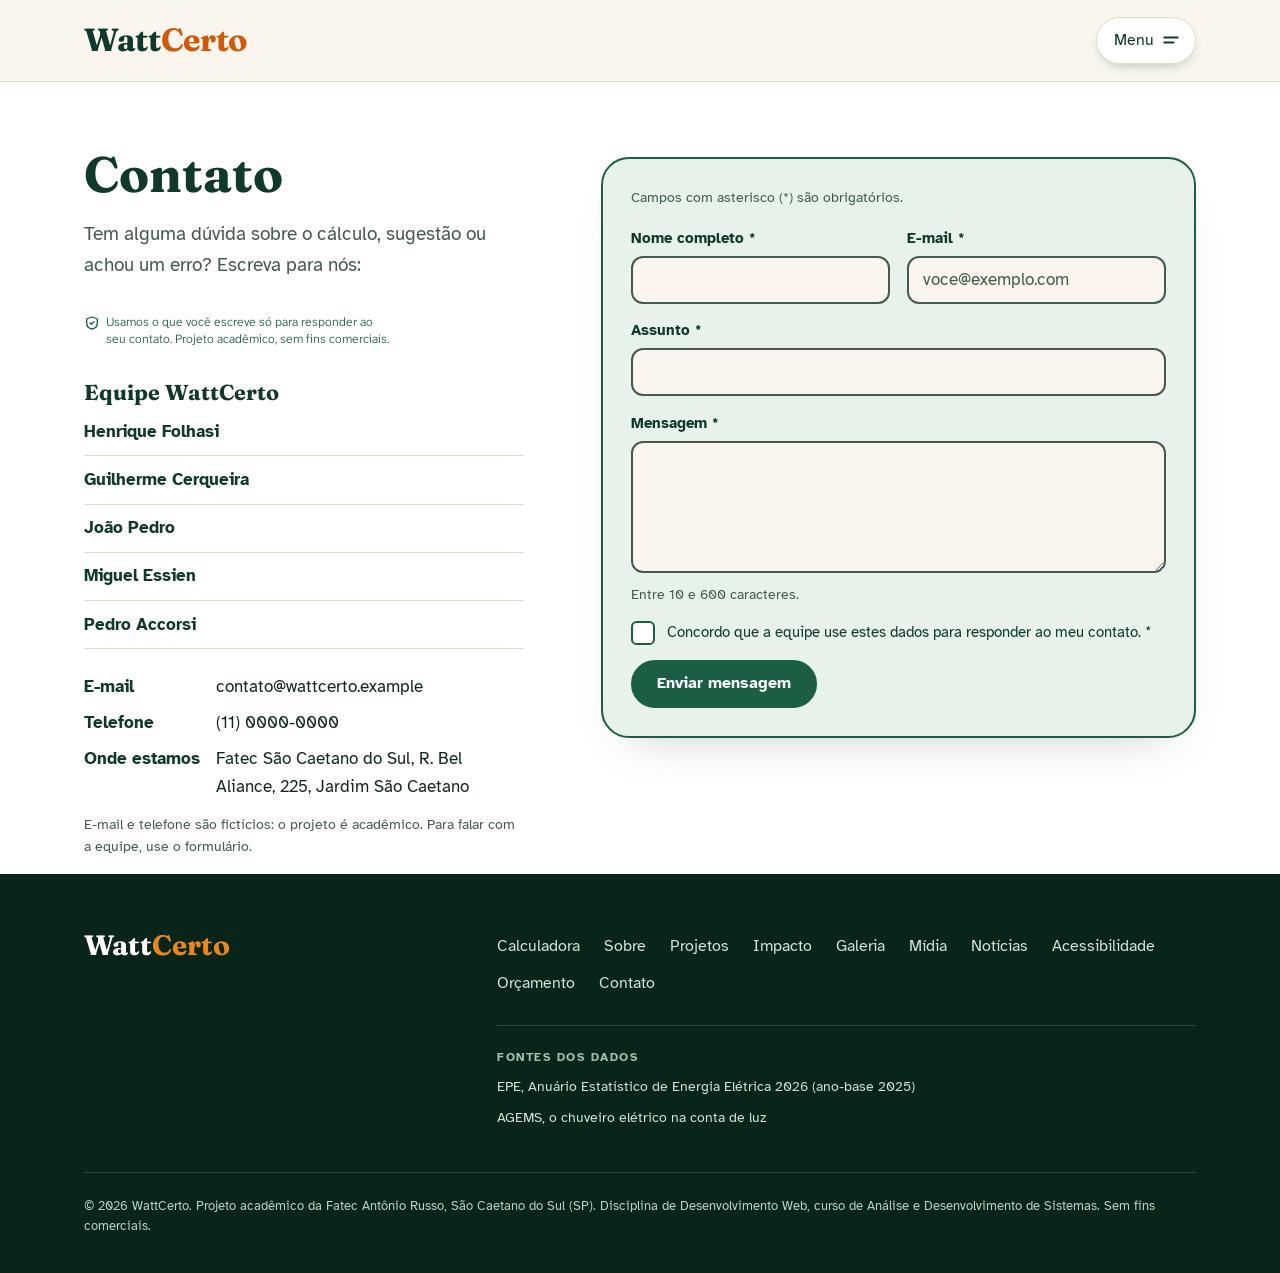
<file: contato.html>
<!DOCTYPE html>
<html lang="pt-BR">
<head>
  <meta charset="UTF-8">
  <meta name="viewport" content="width=device-width, initial-scale=1">
  <title>Contato | WattCerto</title>
  <meta name="description" content="Fale com a equipe do WattCerto: formulário de contato e quem cuida de cada parte do site.">
  <meta name="theme-color" content="#11392b">
  <meta property="og:type" content="website">
  <meta property="og:site_name" content="WattCerto">
  <meta property="og:locale" content="pt_BR">
  <meta property="og:title" content="Contato | WattCerto">
  <meta property="og:description" content="Fale com a equipe do WattCerto: formulário de contato e quem cuida de cada parte do site.">
  <meta property="og:url" content="https://wattcertocalculadora.up.railway.app/contato.html">
  <meta property="og:image" content="https://wattcertocalculadora.up.railway.app/img/previa-wattcerto.jpg">
  <meta property="og:image:width" content="1200">
  <meta property="og:image:height" content="630">
  <meta property="og:image:alt" content="Lâmpada acesa ao lado do título do WattCerto: Descubra para onde vai o dinheiro da sua conta de luz.">
  <meta name="twitter:card" content="summary_large_image">
  <link rel="preload" href="assets/fonts/fraunces-latin-700-normal.woff2" as="font" type="font/woff2" crossorigin>
  <link rel="stylesheet" href="css/style.css">
  <link rel="icon" href="img/favicon.svg" type="image/svg+xml">
  <script src="js/menu.js" defer></script>
  <script src="js/contato.js" defer></script>
</head>
<body>
  <a class="skip-link" href="#conteudo">Pular para o conteúdo principal</a>

  <header class="site-header">
    <div class="container header-inner">
      <a class="brand" href="index.html" aria-label="WattCerto, página inicial">Watt<span class="brand-certo">Certo</span></a>
      <button class="menu-toggle" type="button" aria-controls="menu-principal" aria-expanded="false">
        <span class="menu-texto">Menu</span>
        <span class="menu-circulo"><svg class="icon icone-menu" width="20" height="20" viewBox="0 0 24 24" aria-hidden="true"><path class="linha-1" d="M4 9h16"/><path class="linha-2" d="M4 15h11"/></svg></span>
      </button>
      <nav class="site-nav" aria-label="Principal">
        <ul class="nav-list" id="menu-principal">
          <li><a href="index.html">Início</a></li>
          <li><a href="calculadora.html">Calculadora</a></li>
          <li><a href="sobre.html">Sobre</a></li>
          <li><a href="projetos.html">Projetos</a></li>
          <li><a href="impacto.html">Impacto</a></li>
          <li><a href="galeria.html">Galeria</a></li>
          <li><a href="midia.html">Mídia</a></li>
          <li><a href="noticias.html">Notícias</a></li>
          <li><a href="acessibilidade.html">Acessibilidade</a></li>
          <li><a href="orcamento_hospedagem.html">Orçamento</a></li>
          <li><a href="contato.html" aria-current="page">Contato</a></li>
        </ul>
      </nav>
    </div>
  </header>

  <main id="conteudo" class="pagina-contato">
    <div class="container contato-layout">
      <div class="page-hero contato-intro">
        <h1>Contato</h1>
        <p class="lead">Tem alguma dúvida sobre o cálculo, sugestão ou achou um erro? Escreva para nós:</p>
        <p class="contato-privacidade">
          <svg class="icon" width="16" height="16" viewBox="0 0 24 24" aria-hidden="true"><path d="M12 3l8 3v6c0 5-3.4 8.2-8 9-4.6-.8-8-4-8-9V6z"/><path d="M9 12l2 2 4-4"/></svg>
          Usamos o que você escreve só para responder ao seu contato. Projeto acadêmico, sem fins comerciais.
        </p>

        <section class="contato-equipe" aria-labelledby="titulo-equipe">
          <h2 id="titulo-equipe">Equipe WattCerto</h2>
          <ul class="equipe-lista">
            <li>Henrique Folhasi</li>
            <li>Guilherme Cerqueira</li>
            <li>João Pedro</li>
            <li>Miguel Essien</li>
            <li>Pedro Accorsi</li>
          </ul>
          <dl class="contato-dados">
            <div><dt>E-mail</dt><dd>contato@wattcerto.example</dd></div>
            <div><dt>Telefone</dt><dd>(11) 0000-0000</dd></div>
            <div><dt>Onde estamos</dt><dd>Fatec São Caetano do Sul, R. Bel Aliance, 225, Jardim São Caetano</dd></div>
          </dl>
          <p class="contato-ficticio">E-mail e telefone são fictícios: o projeto é acadêmico. Para falar com a equipe, use o formulário.</p>
        </section>
      </div>

      <section class="section contato" aria-label="Formulário de contato">
        <div class="contato-form">
          <p class="dica">Campos com asterisco (*) são obrigatórios.</p>
          <!-- O Netlify Forms recebe este formulário (data-netlify). O campo "robo" é uma armadilha
               contra spam: fica escondido, gente não preenche, robô preenche e a mensagem é descartada. -->
          <form id="form-contato" name="contato" action="contato.html?enviado=1" method="post" data-netlify="true" data-netlify-honeypot="robo">
            <input type="hidden" name="form-name" value="contato">
            <p hidden><label for="robo">Não preencha este campo</label><input id="robo" name="robo" tabindex="-1" autocomplete="off"></p>
            <div class="campo-duplo">
              <div class="campo">
                <label for="nome">Nome completo *</label>
                <input id="nome" name="nome" type="text" required minlength="3" maxlength="80" autocomplete="name" pattern="[A-Za-zÀ-ÿ' ]{3,80}">
              </div>
              <div class="campo">
                <label for="email">E-mail *</label>
                <input id="email" name="email" type="email" inputmode="email" required maxlength="120" autocomplete="email" autocapitalize="none" spellcheck="false" pattern="[^\s@]+@[^\s@]+\.[A-Za-z]{2,}" placeholder="voce@exemplo.com" aria-describedby="erro-email">
                <span class="erro-campo" id="erro-email"></span>
                <div class="sugestao-email" id="sugestao-email" aria-live="polite"></div>
              </div>
            </div>
            <div class="campo">
              <label for="assunto">Assunto *</label>
              <input id="assunto" name="assunto" type="text" required minlength="3" maxlength="80" autocomplete="off">
            </div>
            <div class="campo">
              <label for="mensagem">Mensagem *</label>
              <textarea id="mensagem" name="mensagem" rows="4" required minlength="10" maxlength="600" aria-describedby="dica-mensagem"></textarea>
              <span class="dica" id="dica-mensagem">Entre 10 e 600 caracteres.</span>
            </div>
            <div class="campo campo-check">
              <input id="consentimento" name="consentimento" type="checkbox" required>
              <label for="consentimento">Concordo que a equipe use estes dados para responder ao meu contato. *</label>
            </div>
            <div class="form-acoes">
              <button class="btn btn-primary" type="submit">Enviar mensagem</button>
            </div>
            <p id="form-status" class="form-status" role="status" aria-live="polite"></p>
          </form>
        </div>
      </section>
    </div>
  </main>

  <footer class="site-footer">
    <div class="container rodape">
      <div class="rodape-topo">
        <div class="rodape-marca">
          <p class="footer-brand">Watt<span class="brand-certo">Certo</span></p>
        </div>
        <div class="rodape-colunas">
          <nav class="rodape-links" aria-label="Rodapé">
            <ul>
              <li><a href="calculadora.html">Calculadora</a></li>
              <li><a href="sobre.html">Sobre</a></li>
              <li><a href="projetos.html">Projetos</a></li>
              <li><a href="impacto.html">Impacto</a></li>
              <li><a href="galeria.html">Galeria</a></li>
              <li><a href="midia.html">Mídia</a></li>
              <li><a href="noticias.html">Notícias</a></li>
              <li><a href="acessibilidade.html">Acessibilidade</a></li>
              <li><a href="orcamento_hospedagem.html">Orçamento</a></li>
              <li><a href="contato.html">Contato</a></li>
            </ul>
          </nav>
          <div class="rodape-fontes">
            <h2>Fontes dos dados</h2>
            <ul>
              <li><a href="https://www.epe.gov.br/sites-pt/publicacoes-dados-abertos/publicacoes/PublicacoesArquivos/publicacao-160/topico-168/Anuario_Sumario%20Executivo_2026_V1.pdf">EPE, Anuário Estatístico de Energia Elétrica 2026 (ano-base 2025)</a></li>
              <li><a href="https://www.agems.ms.gov.br/chuveiro-eletrico-e-o-maior-consumidor-de-energia-em-uma-residencia/">AGEMS, o chuveiro elétrico na conta de luz</a></li>
            </ul>
          </div>
        </div>
      </div>

      <p class="footer-note">© 2026 WattCerto. Projeto acadêmico da Fatec Antônio Russo, São Caetano do Sul (SP). Disciplina de Desenvolvimento Web, curso de Análise e Desenvolvimento de Sistemas. Sem fins comerciais.</p>
    </div>
  </footer>
</body>
</html>
</file>
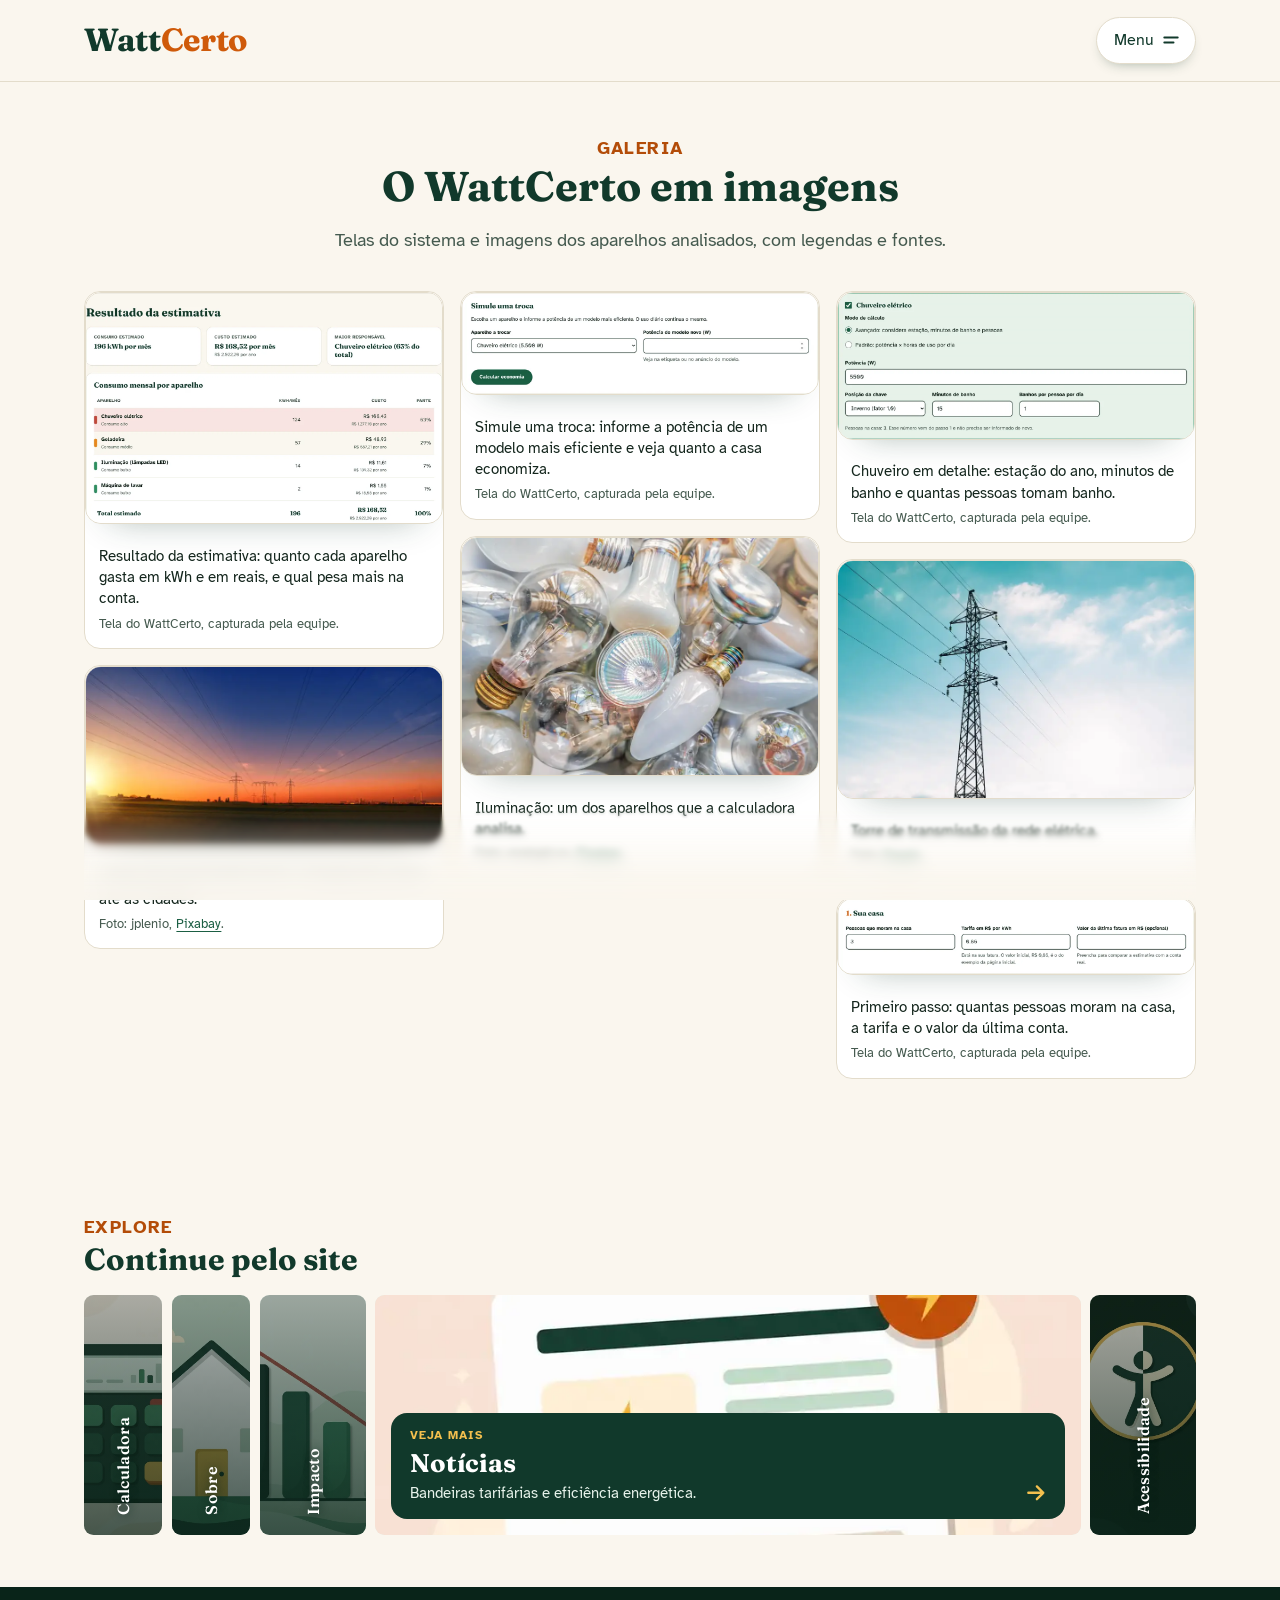
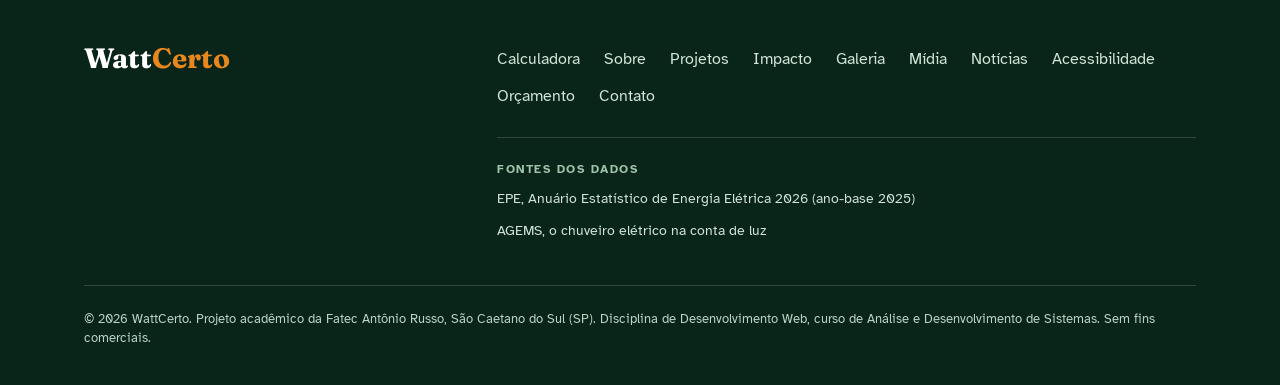
<file: galeria.html>
<!DOCTYPE html>
<html lang="pt-BR">
<head>
  <meta charset="UTF-8">
  <meta name="viewport" content="width=device-width, initial-scale=1">
  <title>Galeria | WattCerto</title>
  <meta name="description" content="Telas do sistema e imagens dos aparelhos analisados, com legendas e fontes.">
  <meta name="theme-color" content="#11392b">
  <meta property="og:type" content="website">
  <meta property="og:site_name" content="WattCerto">
  <meta property="og:locale" content="pt_BR">
  <meta property="og:title" content="Galeria | WattCerto">
  <meta property="og:description" content="Telas do sistema e imagens dos aparelhos analisados, com legendas e fontes.">
  <meta property="og:url" content="https://wattcertocalculadora.up.railway.app/galeria.html">
  <meta property="og:image" content="https://wattcertocalculadora.up.railway.app/img/previa-wattcerto.jpg">
  <meta property="og:image:width" content="1200">
  <meta property="og:image:height" content="630">
  <meta property="og:image:alt" content="Lâmpada acesa ao lado do título do WattCerto: Descubra para onde vai o dinheiro da sua conta de luz.">
  <meta name="twitter:card" content="summary_large_image">
  <link rel="preload" href="assets/fonts/fraunces-latin-700-normal.woff2" as="font" type="font/woff2" crossorigin>
  <link rel="stylesheet" href="css/style.css">
  <link rel="icon" href="img/favicon.svg" type="image/svg+xml">
  <script src="js/menu.js" defer></script>
  <script src="js/reel.js" defer></script>
  <script src="js/galeria.js" defer></script>
</head>
<body>
  <a class="skip-link" href="#conteudo">Pular para o conteúdo principal</a>

  <header class="site-header">
    <div class="container header-inner">
      <a class="brand" href="index.html" aria-label="WattCerto, página inicial">Watt<span class="brand-certo">Certo</span></a>
      <button class="menu-toggle" type="button" aria-controls="menu-principal" aria-expanded="false">
        <span class="menu-texto">Menu</span>
        <span class="menu-circulo"><svg class="icon icone-menu" width="20" height="20" viewBox="0 0 24 24" aria-hidden="true"><path class="linha-1" d="M4 9h16"/><path class="linha-2" d="M4 15h11"/></svg></span>
      </button>
      <nav class="site-nav" aria-label="Principal">
        <ul class="nav-list" id="menu-principal">
          <li><a href="index.html">Início</a></li>
          <li><a href="calculadora.html">Calculadora</a></li>
          <li><a href="sobre.html">Sobre</a></li>
          <li><a href="projetos.html">Projetos</a></li>
          <li><a href="impacto.html">Impacto</a></li>
          <li><a href="galeria.html" aria-current="page">Galeria</a></li>
          <li><a href="midia.html">Mídia</a></li>
          <li><a href="noticias.html">Notícias</a></li>
          <li><a href="acessibilidade.html">Acessibilidade</a></li>
          <li><a href="orcamento_hospedagem.html">Orçamento</a></li>
          <li><a href="contato.html">Contato</a></li>
        </ul>
      </nav>
    </div>
  </header>

  <main id="conteudo">
    <section class="section galeria-secao" aria-labelledby="titulo-galeria">
      <div class="container">
        <div class="section-head centro">
          <p class="kicker kicker-laranja">Galeria</p>
          <h1 id="titulo-galeria">O WattCerto em imagens</h1>
          <p>Telas do sistema e imagens dos aparelhos analisados, com legendas e fontes.</p>
        </div>
        <div class="galeria-janela">
          <div class="galeria-tiles">
            <figure class="galeria-foto galeria-item">
              <img src="img/galeria/tela-resultado.webp" alt="Tela de resultado da calculadora com o consumo estimado, o custo por mês e a tabela de aparelhos, com o chuveiro elétrico destacado em vermelho." width="1200" height="777" loading="lazy" decoding="async">
              <figcaption>Resultado da estimativa: quanto cada aparelho gasta em kWh e em reais, e qual pesa mais na conta. <span class="galeria-fonte">Tela do WattCerto, capturada pela equipe.</span></figcaption>
            </figure>
            <figure class="galeria-foto galeria-item">
              <img src="img/noticias/bandeira-verde-novembro.webp" srcset="img/noticias/bandeira-verde-novembro-400.webp 400w, img/noticias/bandeira-verde-novembro-800.webp 800w, img/noticias/bandeira-verde-novembro.webp 1200w" sizes="(min-width: 52rem) 33vw, 50vw" alt="Linhas de transmissão de energia atravessando o campo ao pôr do sol." width="1200" height="600" loading="lazy" decoding="async">
              <figcaption>Linhas de transmissão levam a energia das usinas até as cidades. <span class="galeria-fonte">Foto: jplenio, <a href="https://pixabay.com/photos/sunset-countryside-power-lines-3442835/">Pixabay</a>.</span></figcaption>
            </figure>
            <figure class="galeria-foto galeria-item">
              <img src="img/galeria/tela-troca.webp" alt="Tela Simule uma troca, com a escolha do aparelho e o campo para a potência do modelo novo." width="1200" height="342" loading="lazy" decoding="async">
              <figcaption>Simule uma troca: informe a potência de um modelo mais eficiente e veja quanto a casa economiza. <span class="galeria-fonte">Tela do WattCerto, capturada pela equipe.</span></figcaption>
            </figure>
            <figure class="galeria-foto galeria-item">
              <img src="img/noticias/lampadas-led-eficiencia.webp" srcset="img/noticias/lampadas-led-eficiencia-400.webp 400w, img/noticias/lampadas-led-eficiencia-800.webp 800w, img/noticias/lampadas-led-eficiencia.webp 1200w" sizes="(min-width: 52rem) 33vw, 50vw" alt="Lâmpadas acesas penduradas, de perto." width="1200" height="800" loading="lazy" decoding="async">
              <figcaption>Iluminação: um dos aparelhos que a calculadora analisa. <span class="galeria-fonte">Foto: analogicus, <a href="https://pixabay.com/photos/lightbulb-energy-saving-lights-7432190/">Pixabay</a>.</span></figcaption>
            </figure>
            <figure class="galeria-foto galeria-item">
              <img src="img/galeria/tela-chuveiro.webp" alt="Detalhe do chuveiro elétrico na calculadora, com potência, posição da chave, minutos de banho e banhos por pessoa." width="1200" height="492" loading="lazy" decoding="async">
              <figcaption>Chuveiro em detalhe: estação do ano, minutos de banho e quantas pessoas tomam banho. <span class="galeria-fonte">Tela do WattCerto, capturada pela equipe.</span></figcaption>
            </figure>
            <figure class="galeria-foto galeria-item">
              <img src="img/noticias/torre-energia-enel.webp" srcset="img/noticias/torre-energia-enel-400.webp 400w, img/noticias/torre-energia-enel-800.webp 800w, img/noticias/torre-energia-enel.webp 1200w" sizes="(min-width: 52rem) 33vw, 50vw" alt="Torre de transmissão de energia vista de baixo, contra o céu." width="1200" height="800" loading="lazy" decoding="async">
              <figcaption>Torre de transmissão da rede elétrica. <span class="galeria-fonte">Foto: <a href="https://www.pexels.com/photo/1868352/">Pexels</a>.</span></figcaption>
            </figure>
            <figure class="galeria-foto galeria-item">
              <img src="img/galeria/tela-casa.webp" alt="Primeiro passo da calculadora, com os campos de pessoas na casa, tarifa por kWh e valor da última fatura." width="1200" height="253" loading="lazy" decoding="async">
              <figcaption>Primeiro passo: quantas pessoas moram na casa, a tarifa e o valor da última conta. <span class="galeria-fonte">Tela do WattCerto, capturada pela equipe.</span></figcaption>
            </figure>
          </div>
        </div>
      </div>
    </section>

    <section class="section" aria-labelledby="titulo-explorar">
      <div class="container">
        <div class="section-head">
          <p class="kicker kicker-laranja">Explore</p>
          <h2 id="titulo-explorar">Continue pelo site</h2>
        </div>
        <div class="reel" role="group" aria-label="Páginas do site. Passe o mouse, use Tab ou toque para abrir uma fatia.">
          <ul class="reel-lista">
            <li><a class="reel-item" href="calculadora.html">
              <img src="img/reel-calculadora.webp" srcset="img/reel-calculadora-480.webp 480w, img/reel-calculadora.webp 800w" sizes="(min-width: 52rem) 50vw, 100vw" alt="" width="800" height="993" loading="lazy" decoding="async">
              <span class="reel-rotulo">Calculadora</span>
              <span class="reel-legenda"><strong>Calculadora</strong><span>O passo a passo do cálculo e o modo avançado.</span><svg class="reel-seta" width="22" height="22" viewBox="0 0 24 24" aria-hidden="true"><path d="M5 12h14M13 6l6 6-6 6"/></svg></span>
            </a></li>
            <li><a class="reel-item" href="sobre.html">
              <img src="img/reel-sobre.webp" srcset="img/reel-sobre-480.webp 480w, img/reel-sobre.webp 800w" sizes="(min-width: 52rem) 50vw, 100vw" alt="" width="800" height="993" loading="lazy" decoding="async">
              <span class="reel-rotulo">Sobre</span>
              <span class="reel-legenda"><strong>Sobre</strong><span>Origem, missão e objetivos do projeto.</span><svg class="reel-seta" width="22" height="22" viewBox="0 0 24 24" aria-hidden="true"><path d="M5 12h14M13 6l6 6-6 6"/></svg></span>
            </a></li>
            <li><a class="reel-item" href="impacto.html">
              <img src="img/reel-impacto.webp" srcset="img/reel-impacto-480.webp 480w, img/reel-impacto.webp 800w" sizes="(min-width: 52rem) 50vw, 100vw" alt="" width="800" height="993" loading="lazy" decoding="async">
              <span class="reel-rotulo">Impacto</span>
              <span class="reel-legenda"><strong>Impacto</strong><span>Tabelas de consumo, tarifas e economia possível.</span><svg class="reel-seta" width="22" height="22" viewBox="0 0 24 24" aria-hidden="true"><path d="M5 12h14M13 6l6 6-6 6"/></svg></span>
            </a></li>
            <li><a class="reel-item" data-proxima href="noticias.html">
              <img src="img/reel-noticias.webp" srcset="img/reel-noticias-480.webp 480w, img/reel-noticias.webp 800w" sizes="(min-width: 52rem) 50vw, 100vw" alt="" width="800" height="993" loading="lazy" decoding="async">
              <span class="reel-rotulo">Notícias</span>
              <span class="reel-legenda"><span class="reel-tag">Veja mais</span><strong>Notícias</strong><span>Bandeiras tarifárias e eficiência energética.</span><svg class="reel-seta" width="22" height="22" viewBox="0 0 24 24" aria-hidden="true"><path d="M5 12h14M13 6l6 6-6 6"/></svg></span>
            </a></li>
            <li><a class="reel-item" href="acessibilidade.html">
              <img src="img/reel-acessibilidade.webp" srcset="img/reel-acessibilidade-480.webp 480w, img/reel-acessibilidade.webp 800w" sizes="(min-width: 52rem) 50vw, 100vw" alt="" width="800" height="993" loading="lazy" decoding="async">
              <span class="reel-rotulo">Acessibilidade</span>
              <span class="reel-legenda"><strong>Acessibilidade</strong><span>Recursos e compromissos de inclusão do site.</span><svg class="reel-seta" width="22" height="22" viewBox="0 0 24 24" aria-hidden="true"><path d="M5 12h14M13 6l6 6-6 6"/></svg></span>
            </a></li>
          </ul>
        </div>
      </div>
    </section>
  </main>

  <footer class="site-footer">
    <div class="container rodape">
      <div class="rodape-topo">
        <div class="rodape-marca">
          <p class="footer-brand">Watt<span class="brand-certo">Certo</span></p>
        </div>
        <div class="rodape-colunas">
          <nav class="rodape-links" aria-label="Rodapé">
            <ul>
              <li><a href="calculadora.html">Calculadora</a></li>
              <li><a href="sobre.html">Sobre</a></li>
              <li><a href="projetos.html">Projetos</a></li>
              <li><a href="impacto.html">Impacto</a></li>
              <li><a href="galeria.html">Galeria</a></li>
              <li><a href="midia.html">Mídia</a></li>
              <li><a href="noticias.html">Notícias</a></li>
              <li><a href="acessibilidade.html">Acessibilidade</a></li>
              <li><a href="orcamento_hospedagem.html">Orçamento</a></li>
              <li><a href="contato.html">Contato</a></li>
            </ul>
          </nav>
          <div class="rodape-fontes">
            <h2>Fontes dos dados</h2>
            <ul>
              <li><a href="https://www.epe.gov.br/sites-pt/publicacoes-dados-abertos/publicacoes/PublicacoesArquivos/publicacao-160/topico-168/Anuario_Sumario%20Executivo_2026_V1.pdf">EPE, Anuário Estatístico de Energia Elétrica 2026 (ano-base 2025)</a></li>
              <li><a href="https://www.agems.ms.gov.br/chuveiro-eletrico-e-o-maior-consumidor-de-energia-em-uma-residencia/">AGEMS, o chuveiro elétrico na conta de luz</a></li>
            </ul>
          </div>
        </div>
      </div>

      <p class="footer-note">© 2026 WattCerto. Projeto acadêmico da Fatec Antônio Russo, São Caetano do Sul (SP). Disciplina de Desenvolvimento Web, curso de Análise e Desenvolvimento de Sistemas. Sem fins comerciais.</p>
    </div>
  </footer>
</body>
</html>
</file>
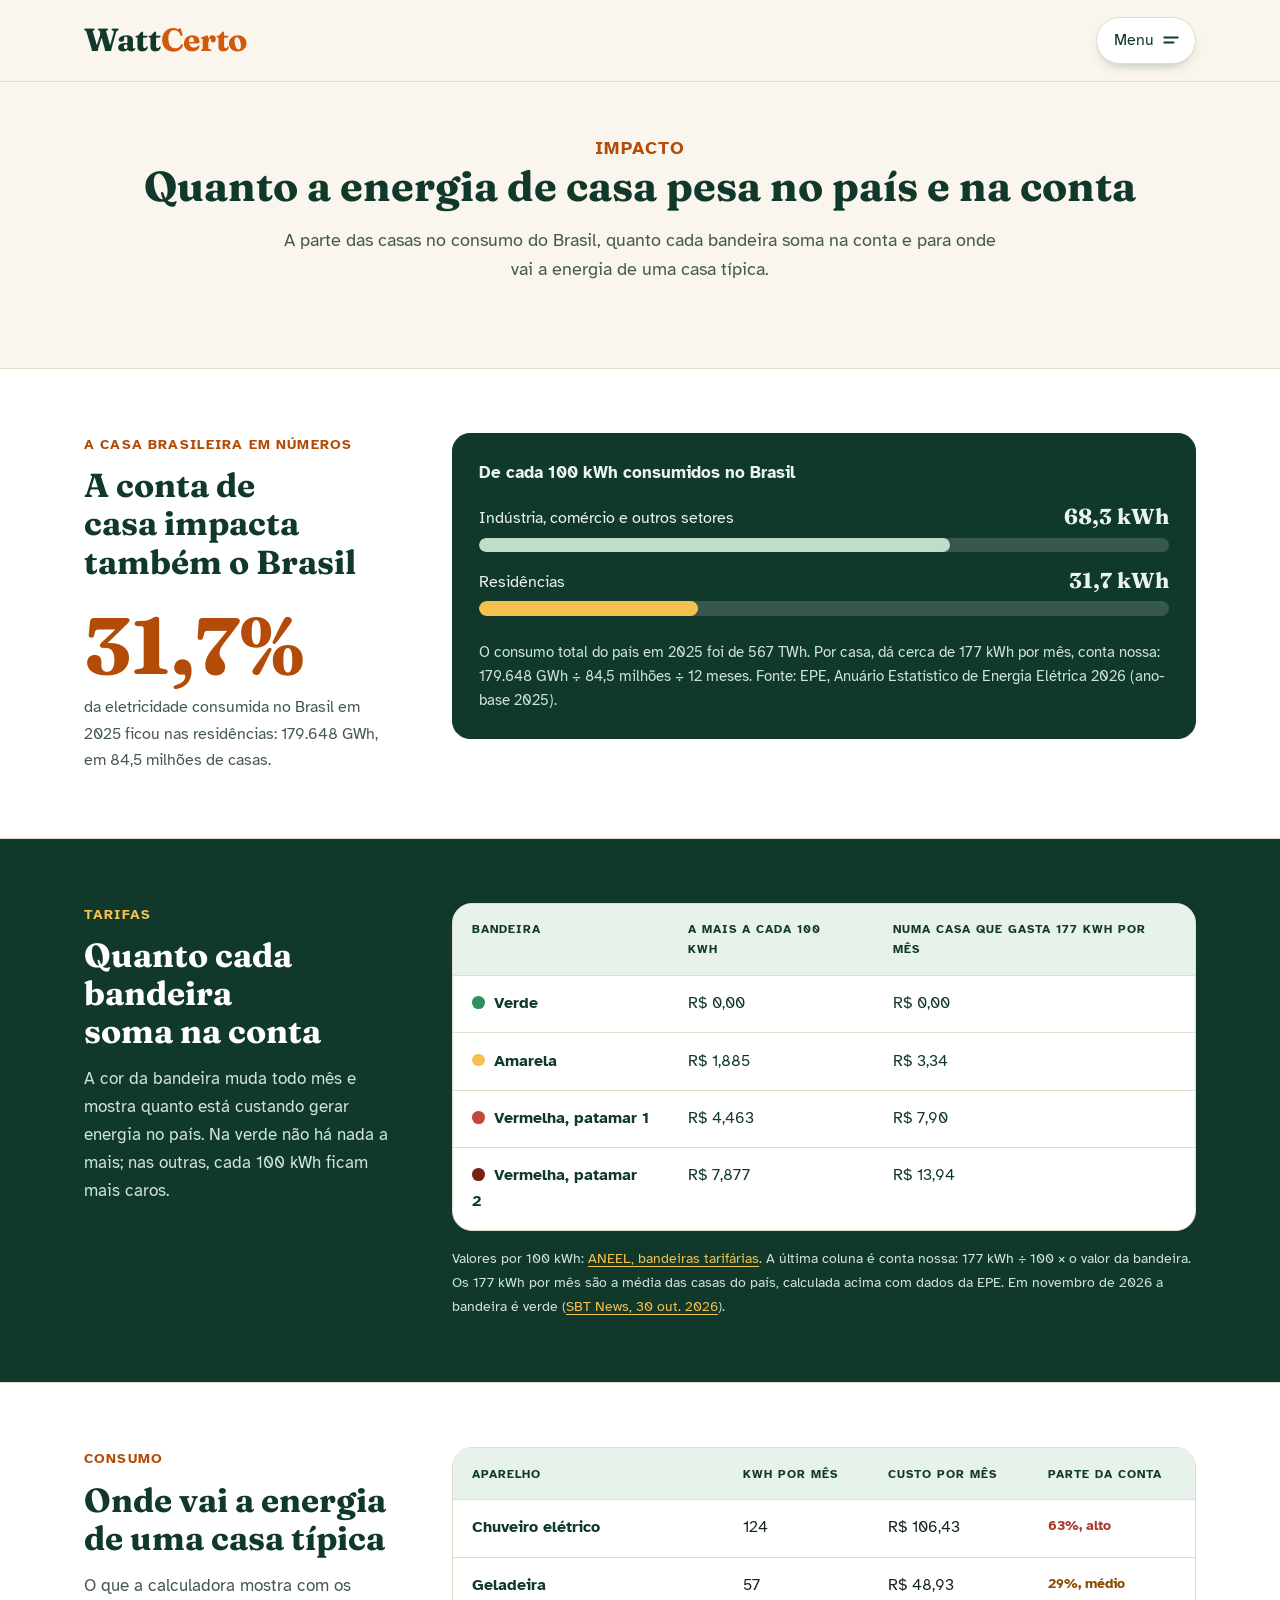
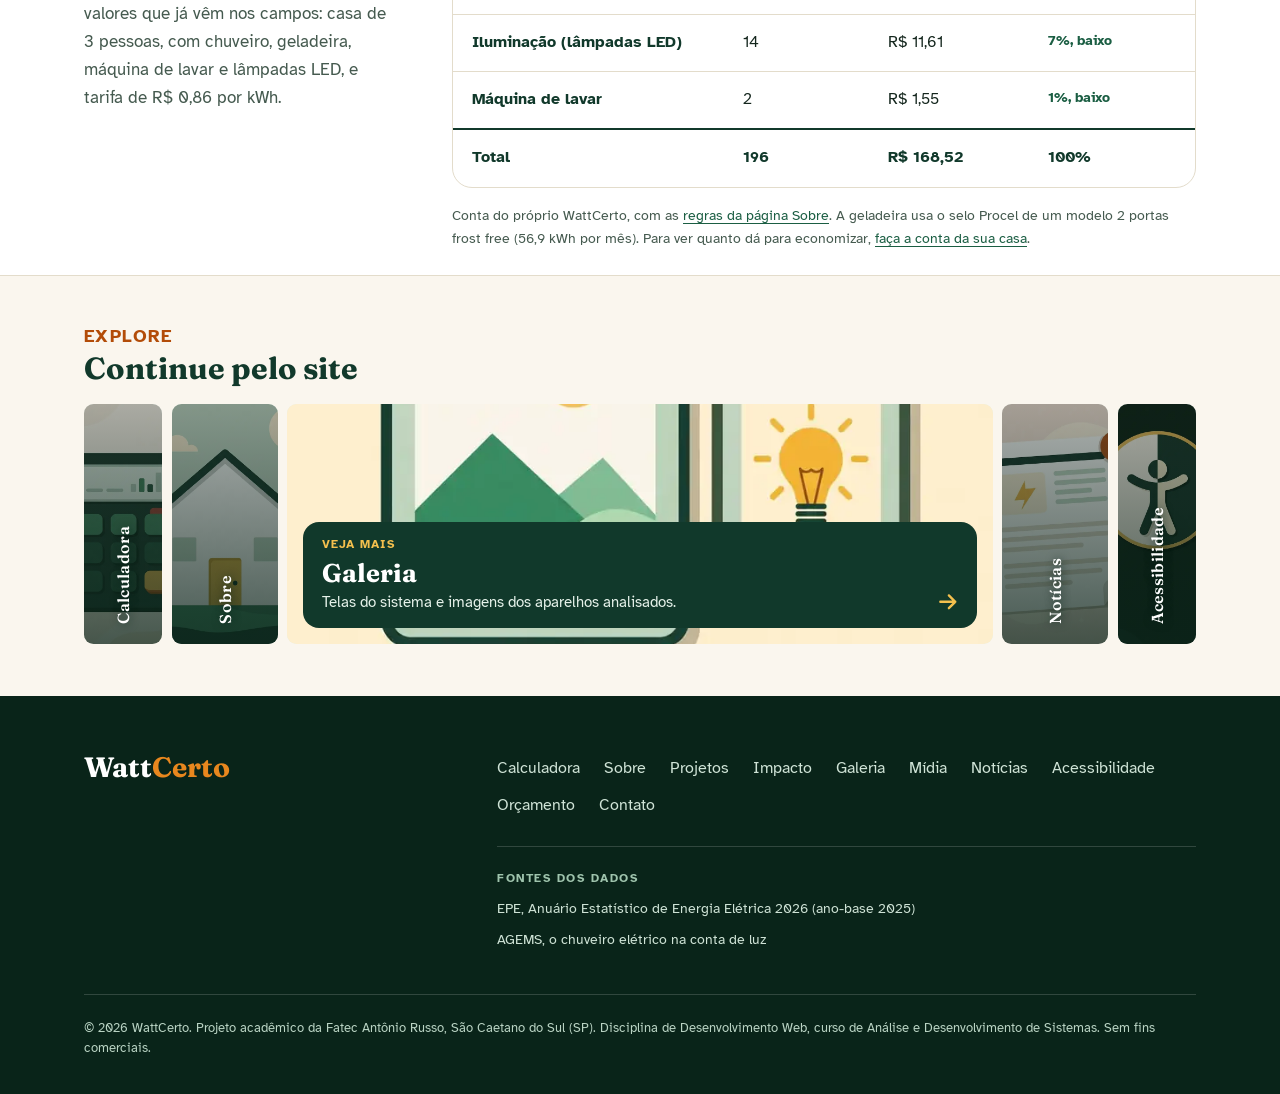
<file: impacto.html>
<!DOCTYPE html>
<html lang="pt-BR">
<head>
  <meta charset="UTF-8">
  <meta name="viewport" content="width=device-width, initial-scale=1">
  <title>Impacto | WattCerto</title>
  <meta name="description" content="Tabelas de consumo, tarifas e economia possível com a troca de aparelhos.">
  <meta name="theme-color" content="#11392b">
  <meta property="og:type" content="website">
  <meta property="og:site_name" content="WattCerto">
  <meta property="og:locale" content="pt_BR">
  <meta property="og:title" content="Impacto | WattCerto">
  <meta property="og:description" content="Tabelas de consumo, tarifas e economia possível com a troca de aparelhos.">
  <meta property="og:url" content="https://wattcertocalculadora.up.railway.app/impacto.html">
  <meta property="og:image" content="https://wattcertocalculadora.up.railway.app/img/previa-wattcerto.jpg">
  <meta property="og:image:width" content="1200">
  <meta property="og:image:height" content="630">
  <meta property="og:image:alt" content="Lâmpada acesa ao lado do título do WattCerto: Descubra para onde vai o dinheiro da sua conta de luz.">
  <meta name="twitter:card" content="summary_large_image">
  <link rel="preload" href="assets/fonts/fraunces-latin-700-normal.woff2" as="font" type="font/woff2" crossorigin>
  <link rel="stylesheet" href="css/style.css">
  <link rel="icon" href="img/favicon.svg" type="image/svg+xml">
  <script src="js/menu.js" defer></script>
  <script src="js/reel.js" defer></script>
</head>
<body>
  <a class="skip-link" href="#conteudo">Pular para o conteúdo principal</a>

  <header class="site-header">
    <div class="container header-inner">
      <a class="brand" href="index.html" aria-label="WattCerto, página inicial">Watt<span class="brand-certo">Certo</span></a>
      <button class="menu-toggle" type="button" aria-controls="menu-principal" aria-expanded="false">
        <span class="menu-texto">Menu</span>
        <span class="menu-circulo"><svg class="icon icone-menu" width="20" height="20" viewBox="0 0 24 24" aria-hidden="true"><path class="linha-1" d="M4 9h16"/><path class="linha-2" d="M4 15h11"/></svg></span>
      </button>
      <nav class="site-nav" aria-label="Principal">
        <ul class="nav-list" id="menu-principal">
          <li><a href="index.html">Início</a></li>
          <li><a href="calculadora.html">Calculadora</a></li>
          <li><a href="sobre.html">Sobre</a></li>
          <li><a href="projetos.html">Projetos</a></li>
          <li><a href="impacto.html" aria-current="page">Impacto</a></li>
          <li><a href="galeria.html">Galeria</a></li>
          <li><a href="midia.html">Mídia</a></li>
          <li><a href="noticias.html">Notícias</a></li>
          <li><a href="acessibilidade.html">Acessibilidade</a></li>
          <li><a href="orcamento_hospedagem.html">Orçamento</a></li>
          <li><a href="contato.html">Contato</a></li>
        </ul>
      </nav>
    </div>
  </header>

  <main id="conteudo" class="pagina-continua">

    <section class="section secao-abertura" aria-labelledby="titulo-impacto">
      <div class="container">
        <div class="section-head centro largo">
          <p class="kicker kicker-laranja">Impacto</p>
          <h1 id="titulo-impacto">Quanto a energia de casa pesa no país e na conta</h1>
          <p>A parte das casas no consumo do Brasil, quanto cada bandeira soma na conta e para onde vai a energia de uma casa típica.</p>
        </div>
      </div>
    </section>

    <section class="section section-white secao-trilho secao-numeros" aria-labelledby="titulo-brasil">
      <div class="container trilho">
        <div class="trilho-cabeca">
          <p class="kicker kicker-laranja">A casa brasileira em números</p>
          <h2 id="titulo-brasil">A conta de casa impacta também o Brasil</h2>
          <span class="stat-number">31,7%</span>
          <p class="stat-caption">da eletricidade consumida no Brasil em 2025 ficou nas residências: 179.648 GWh, em 84,5 milhões de casas.</p>
        </div>
        <div class="trilho-conteudo">
        <figure class="compare">
          <figcaption>De cada 100 kWh consumidos no Brasil</figcaption>
          <div class="bar-row">
            <span class="bar-label">Indústria, comércio e outros setores</span>
            <span class="bar-value">68,3 kWh</span>
            <div class="bar-track" aria-hidden="true"><div class="bar bar-brasil-outros"></div></div>
          </div>
          <div class="bar-row">
            <span class="bar-label">Residências</span>
            <span class="bar-value">31,7 kWh</span>
            <div class="bar-track" aria-hidden="true"><div class="bar bar-brasil-casa"></div></div>
          </div>
          <p class="fonte">O consumo total do país em 2025 foi de 567 TWh. Por casa, dá cerca de 177 kWh por mês, conta nossa: 179.648 GWh ÷ 84,5 milhões ÷ 12 meses. Fonte: EPE, Anuário Estatístico de Energia Elétrica 2026 (ano-base 2025).</p>
        </figure>
        </div>
      </div>
    </section>

    <section class="section band-dark secao-trilho" aria-labelledby="titulo-bandeiras">
      <div class="container trilho">
        <div class="trilho-cabeca">
          <p class="kicker">Tarifas</p>
          <h2 id="titulo-bandeiras">Quanto cada bandeira soma na conta</h2>
          <p>A cor da bandeira muda todo mês e mostra quanto está custando gerar energia no país. Na verde não há nada a mais; nas outras, cada 100 kWh ficam mais caros.</p>
        </div>
        <div class="trilho-conteudo">
          <div class="tabela-rolagem" tabindex="0" role="region" aria-label="Acréscimo de cada bandeira tarifária na conta de luz">
          <table class="tabela-simples">
            <caption class="visually-hidden">Acréscimo de cada bandeira tarifária na conta de luz</caption>
            <thead>
              <tr>
                <th scope="col">Bandeira</th>
                <th scope="col">A mais a cada 100 kWh</th>
                <th scope="col">Numa casa que gasta 177 kWh por mês</th>
              </tr>
            </thead>
            <tbody>
              <tr>
                <th scope="row"><span class="bandeira bandeira-verde" aria-hidden="true"></span>Verde</th>
                <td>R$ 0,00</td>
                <td>R$ 0,00</td>
              </tr>
              <tr>
                <th scope="row"><span class="bandeira bandeira-amarela" aria-hidden="true"></span>Amarela</th>
                <td>R$ 1,885</td>
                <td>R$ 3,34</td>
              </tr>
              <tr>
                <th scope="row"><span class="bandeira bandeira-vermelha" aria-hidden="true"></span>Vermelha, patamar 1</th>
                <td>R$ 4,463</td>
                <td>R$ 7,90</td>
              </tr>
              <tr>
                <th scope="row"><span class="bandeira bandeira-vermelha-2" aria-hidden="true"></span>Vermelha, patamar 2</th>
                <td>R$ 7,877</td>
                <td>R$ 13,94</td>
              </tr>
            </tbody>
          </table>
        </div>
          <p class="fonte-tabela">Valores por 100 kWh: <a href="https://www.gov.br/aneel/pt-br/assuntos/tarifas/bandeiras-tarifarias">ANEEL, bandeiras tarifárias</a>. A última coluna é conta nossa: 177 kWh ÷ 100 × o valor da bandeira. Os 177 kWh por mês são a média das casas do país, calculada acima com dados da EPE. Em novembro de 2026 a bandeira é verde (<a href="https://sbtnews.sbt.com.br/noticia/economia/aneel-mantem-bandeira-verde-na-conta-de-luz-em-novembro">SBT News, 30 out. 2026</a>).</p>
        </div>
      </div>
    </section>

    <section class="section section-white secao-trilho" aria-labelledby="titulo-consumo">
      <div class="container trilho">
        <div class="trilho-cabeca">
          <p class="kicker kicker-laranja">Consumo</p>
          <h2 id="titulo-consumo">Onde vai a energia de uma casa típica</h2>
          <p>O que a calculadora mostra com os valores que já vêm nos campos: casa de 3 pessoas, com chuveiro, geladeira, máquina de lavar e lâmpadas LED, e tarifa de R$ 0,86 por kWh.</p>
        </div>
        <div class="trilho-conteudo">
          <div class="tabela-rolagem" tabindex="0" role="region" aria-label="Consumo e custo mensal por aparelho numa casa de 3 pessoas">
          <table class="tabela-simples">
            <caption class="visually-hidden">Consumo e custo mensal por aparelho numa casa de 3 pessoas</caption>
            <thead>
              <tr>
                <th scope="col">Aparelho</th>
                <th scope="col">kWh por mês</th>
                <th scope="col">Custo por mês</th>
                <th scope="col">Parte da conta</th>
              </tr>
            </thead>
            <tbody>
              <tr>
                <th scope="row">Chuveiro elétrico</th>
                <td>124</td>
                <td>R$ 106,43</td>
                <td><span class="nivel-texto nivel-alto">63%, alto</span></td>
              </tr>
              <tr>
                <th scope="row">Geladeira</th>
                <td>57</td>
                <td>R$ 48,93</td>
                <td><span class="nivel-texto nivel-medio">29%, médio</span></td>
              </tr>
              <tr>
                <th scope="row">Iluminação (lâmpadas LED)</th>
                <td>14</td>
                <td>R$ 11,61</td>
                <td><span class="nivel-texto nivel-baixo">7%, baixo</span></td>
              </tr>
              <tr>
                <th scope="row">Máquina de lavar</th>
                <td>2</td>
                <td>R$ 1,55</td>
                <td><span class="nivel-texto nivel-baixo">1%, baixo</span></td>
              </tr>
            </tbody>
            <tfoot>
              <tr>
                <th scope="row">Total</th>
                <td>196</td>
                <td>R$ 168,52</td>
                <td>100%</td>
              </tr>
            </tfoot>
          </table>
        </div>
          <p class="fonte-tabela">Conta do próprio WattCerto, com as <a href="sobre.html#como-calcula">regras da página Sobre</a>. A geladeira usa o selo Procel de um modelo 2 portas frost free (56,9 kWh por mês). Para ver quanto dá para economizar, <a href="calculadora.html">faça a conta da sua casa</a>.</p>
        </div>
      </div>
    </section>

    <section class="section" aria-labelledby="titulo-explorar">
      <div class="container">
        <div class="section-head">
          <p class="kicker kicker-laranja">Explore</p>
          <h2 id="titulo-explorar">Continue pelo site</h2>
        </div>
        <div class="reel" role="group" aria-label="Páginas do site. Passe o mouse, use Tab ou toque para abrir uma fatia.">
          <ul class="reel-lista">
            <li><a class="reel-item" href="calculadora.html">
              <img src="img/reel-calculadora.webp" srcset="img/reel-calculadora-480.webp 480w, img/reel-calculadora.webp 800w" sizes="(min-width: 52rem) 50vw, 100vw" alt="" width="800" height="993" loading="lazy" decoding="async">
              <span class="reel-rotulo">Calculadora</span>
              <span class="reel-legenda"><strong>Calculadora</strong><span>O passo a passo do cálculo e o modo avançado.</span><svg class="reel-seta" width="22" height="22" viewBox="0 0 24 24" aria-hidden="true"><path d="M5 12h14M13 6l6 6-6 6"/></svg></span>
            </a></li>
            <li><a class="reel-item" href="sobre.html">
              <img src="img/reel-sobre.webp" srcset="img/reel-sobre-480.webp 480w, img/reel-sobre.webp 800w" sizes="(min-width: 52rem) 50vw, 100vw" alt="" width="800" height="993" loading="lazy" decoding="async">
              <span class="reel-rotulo">Sobre</span>
              <span class="reel-legenda"><strong>Sobre</strong><span>Origem, missão e objetivos do projeto.</span><svg class="reel-seta" width="22" height="22" viewBox="0 0 24 24" aria-hidden="true"><path d="M5 12h14M13 6l6 6-6 6"/></svg></span>
            </a></li>
            <li><a class="reel-item" data-proxima href="galeria.html">
              <img src="img/reel-galeria.webp" srcset="img/reel-galeria-480.webp 480w, img/reel-galeria.webp 800w" sizes="(min-width: 52rem) 50vw, 100vw" alt="" width="800" height="993" loading="lazy" decoding="async">
              <span class="reel-rotulo">Galeria</span>
              <span class="reel-legenda"><span class="reel-tag">Veja mais</span><strong>Galeria</strong><span>Telas do sistema e imagens dos aparelhos analisados.</span><svg class="reel-seta" width="22" height="22" viewBox="0 0 24 24" aria-hidden="true"><path d="M5 12h14M13 6l6 6-6 6"/></svg></span>
            </a></li>
            <li><a class="reel-item" href="noticias.html">
              <img src="img/reel-noticias.webp" srcset="img/reel-noticias-480.webp 480w, img/reel-noticias.webp 800w" sizes="(min-width: 52rem) 50vw, 100vw" alt="" width="800" height="993" loading="lazy" decoding="async">
              <span class="reel-rotulo">Notícias</span>
              <span class="reel-legenda"><strong>Notícias</strong><span>Bandeiras tarifárias e eficiência energética.</span><svg class="reel-seta" width="22" height="22" viewBox="0 0 24 24" aria-hidden="true"><path d="M5 12h14M13 6l6 6-6 6"/></svg></span>
            </a></li>
            <li><a class="reel-item" href="acessibilidade.html">
              <img src="img/reel-acessibilidade.webp" srcset="img/reel-acessibilidade-480.webp 480w, img/reel-acessibilidade.webp 800w" sizes="(min-width: 52rem) 50vw, 100vw" alt="" width="800" height="993" loading="lazy" decoding="async">
              <span class="reel-rotulo">Acessibilidade</span>
              <span class="reel-legenda"><strong>Acessibilidade</strong><span>Recursos e compromissos de inclusão do site.</span><svg class="reel-seta" width="22" height="22" viewBox="0 0 24 24" aria-hidden="true"><path d="M5 12h14M13 6l6 6-6 6"/></svg></span>
            </a></li>
          </ul>
        </div>
      </div>
    </section>
  </main>

  <footer class="site-footer">
    <div class="container rodape">
      <div class="rodape-topo">
        <div class="rodape-marca">
          <p class="footer-brand">Watt<span class="brand-certo">Certo</span></p>
        </div>
        <div class="rodape-colunas">
          <nav class="rodape-links" aria-label="Rodapé">
            <ul>
              <li><a href="calculadora.html">Calculadora</a></li>
              <li><a href="sobre.html">Sobre</a></li>
              <li><a href="projetos.html">Projetos</a></li>
              <li><a href="impacto.html">Impacto</a></li>
              <li><a href="galeria.html">Galeria</a></li>
              <li><a href="midia.html">Mídia</a></li>
              <li><a href="noticias.html">Notícias</a></li>
              <li><a href="acessibilidade.html">Acessibilidade</a></li>
              <li><a href="orcamento_hospedagem.html">Orçamento</a></li>
              <li><a href="contato.html">Contato</a></li>
            </ul>
          </nav>
          <div class="rodape-fontes">
            <h2>Fontes dos dados</h2>
            <ul>
              <li><a href="https://www.epe.gov.br/sites-pt/publicacoes-dados-abertos/publicacoes/PublicacoesArquivos/publicacao-160/topico-168/Anuario_Sumario%20Executivo_2026_V1.pdf">EPE, Anuário Estatístico de Energia Elétrica 2026 (ano-base 2025)</a></li>
              <li><a href="https://www.agems.ms.gov.br/chuveiro-eletrico-e-o-maior-consumidor-de-energia-em-uma-residencia/">AGEMS, o chuveiro elétrico na conta de luz</a></li>
            </ul>
          </div>
        </div>
      </div>

      <p class="footer-note">© 2026 WattCerto. Projeto acadêmico da Fatec Antônio Russo, São Caetano do Sul (SP). Disciplina de Desenvolvimento Web, curso de Análise e Desenvolvimento de Sistemas. Sem fins comerciais.</p>
    </div>
  </footer>
</body>
</html>
</file>
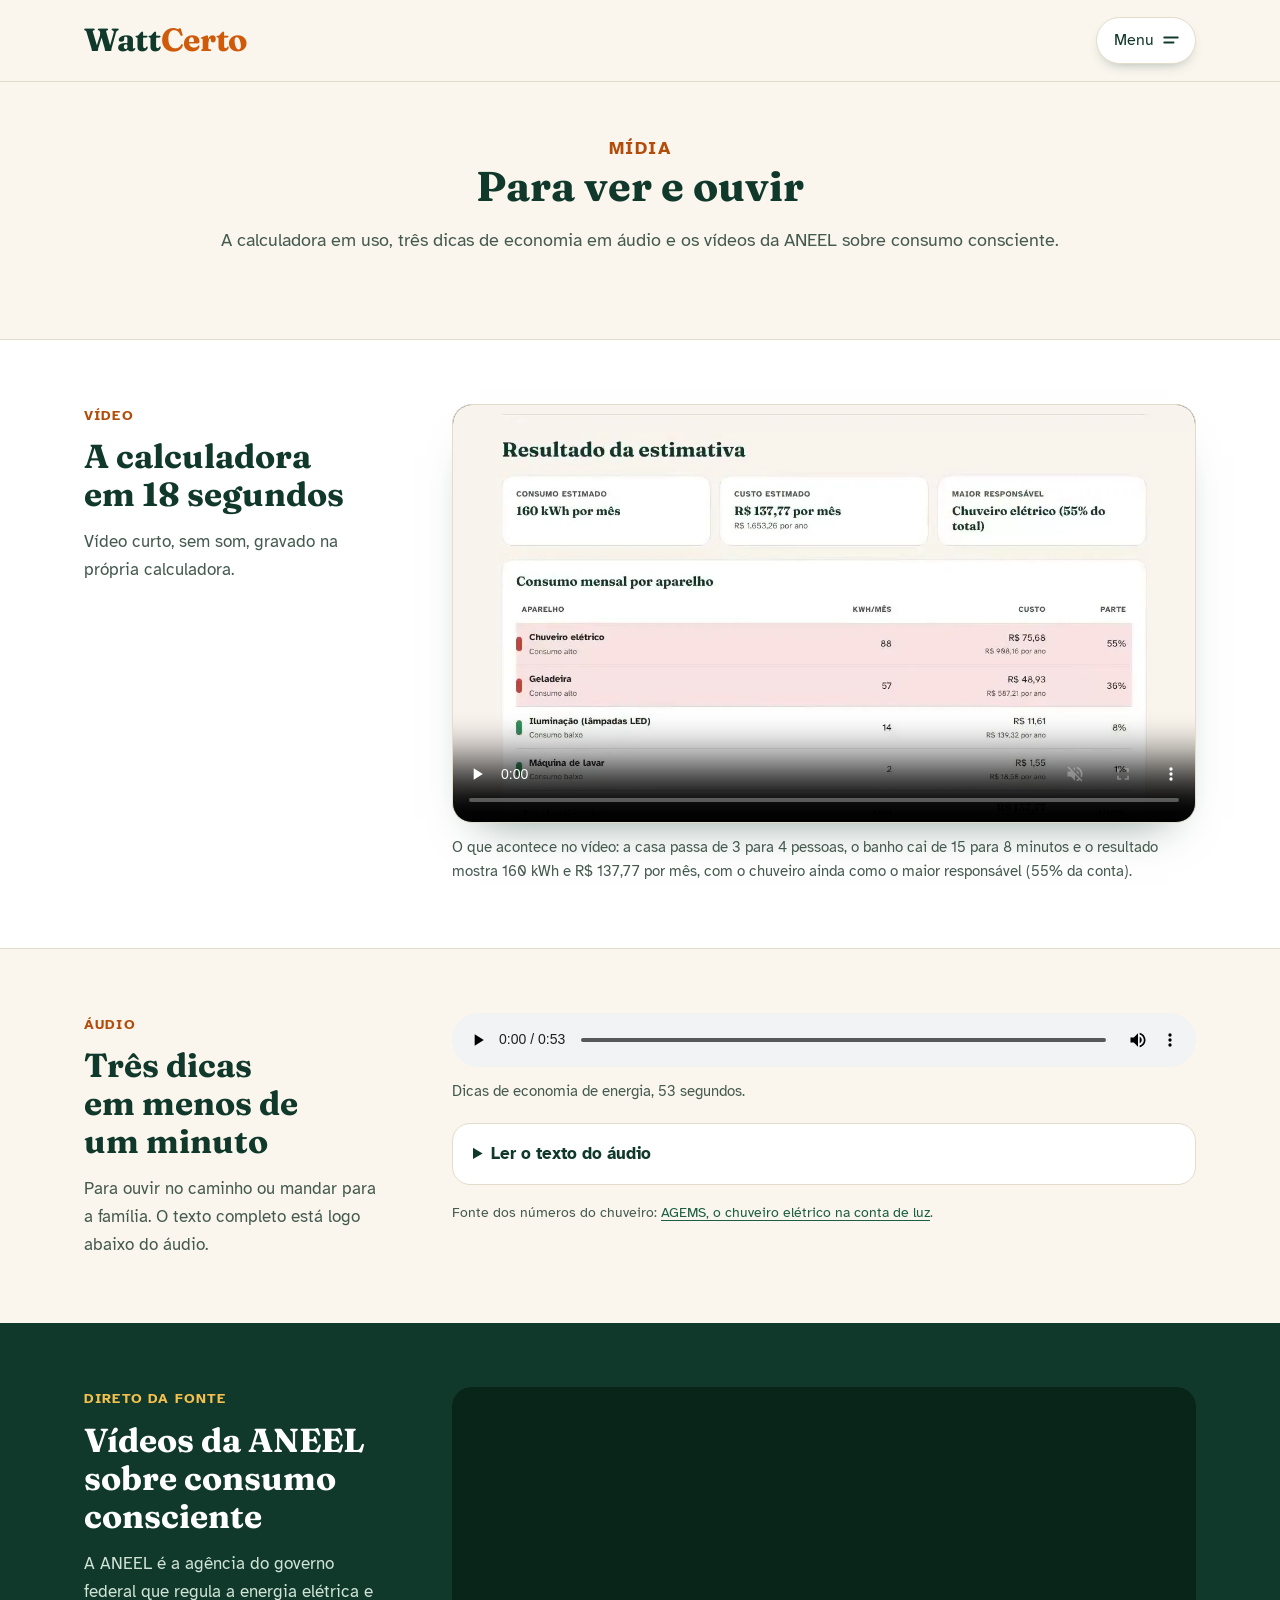
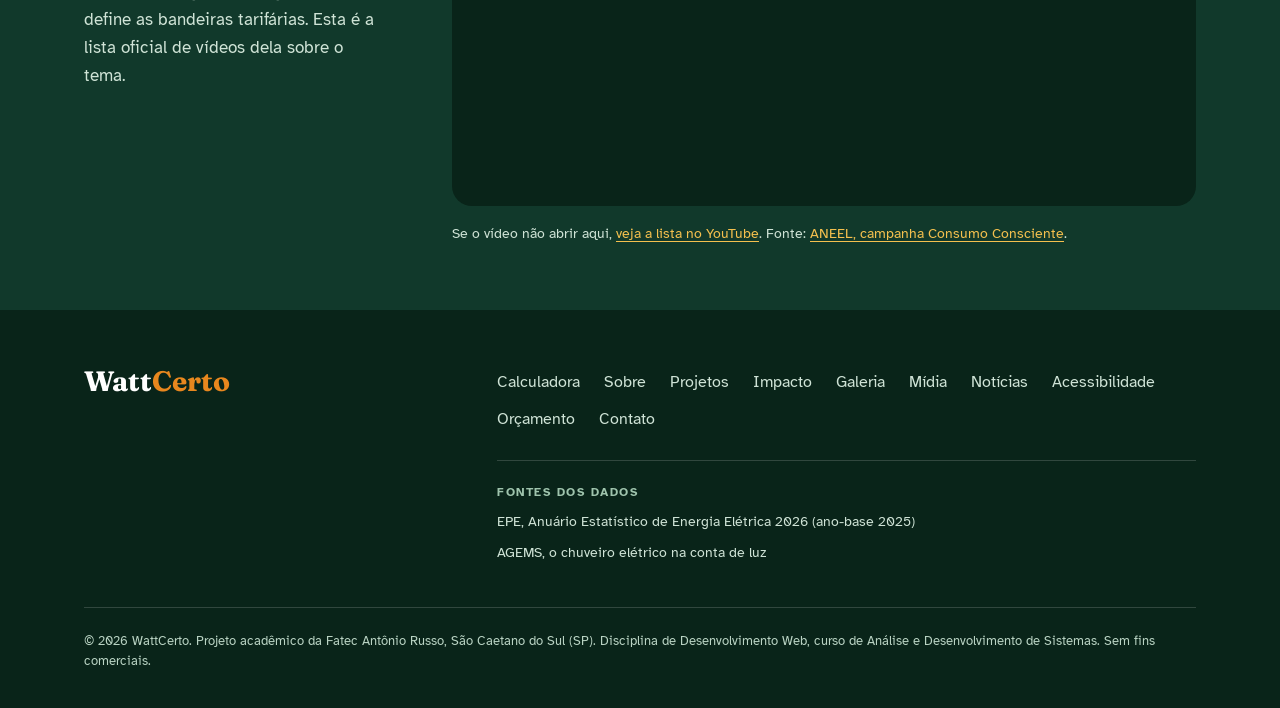
<file: midia.html>
<!DOCTYPE html>
<html lang="pt-BR">
<head>
  <meta charset="UTF-8">
  <meta name="viewport" content="width=device-width, initial-scale=1">
  <title>Mídia | WattCerto</title>
  <meta name="description" content="A calculadora do WattCerto em vídeo, três dicas de economia de energia em áudio e os vídeos da ANEEL sobre consumo consciente.">
  <meta name="theme-color" content="#11392b">
  <meta property="og:type" content="website">
  <meta property="og:site_name" content="WattCerto">
  <meta property="og:locale" content="pt_BR">
  <meta property="og:title" content="Mídia | WattCerto">
  <meta property="og:description" content="A calculadora do WattCerto em vídeo, três dicas de economia de energia em áudio e os vídeos da ANEEL sobre consumo consciente.">
  <meta property="og:url" content="https://wattcertocalculadora.up.railway.app/midia.html">
  <meta property="og:image" content="https://wattcertocalculadora.up.railway.app/img/previa-wattcerto.jpg">
  <meta property="og:image:width" content="1200">
  <meta property="og:image:height" content="630">
  <meta property="og:image:alt" content="Lâmpada acesa ao lado do título do WattCerto: Descubra para onde vai o dinheiro da sua conta de luz.">
  <meta name="twitter:card" content="summary_large_image">
  <link rel="preload" href="assets/fonts/fraunces-latin-700-normal.woff2" as="font" type="font/woff2" crossorigin>
  <link rel="stylesheet" href="css/style.css">
  <link rel="icon" href="img/favicon.svg" type="image/svg+xml">
  <script src="js/menu.js" defer></script>
</head>
<body>
  <a class="skip-link" href="#conteudo">Pular para o conteúdo principal</a>

  <header class="site-header">
    <div class="container header-inner">
      <a class="brand" href="index.html" aria-label="WattCerto, página inicial">Watt<span class="brand-certo">Certo</span></a>
      <button class="menu-toggle" type="button" aria-controls="menu-principal" aria-expanded="false">
        <span class="menu-texto">Menu</span>
        <span class="menu-circulo"><svg class="icon icone-menu" width="20" height="20" viewBox="0 0 24 24" aria-hidden="true"><path class="linha-1" d="M4 9h16"/><path class="linha-2" d="M4 15h11"/></svg></span>
      </button>
      <nav class="site-nav" aria-label="Principal">
        <ul class="nav-list" id="menu-principal">
          <li><a href="index.html">Início</a></li>
          <li><a href="calculadora.html">Calculadora</a></li>
          <li><a href="sobre.html">Sobre</a></li>
          <li><a href="projetos.html">Projetos</a></li>
          <li><a href="impacto.html">Impacto</a></li>
          <li><a href="galeria.html">Galeria</a></li>
          <li><a href="midia.html" aria-current="page">Mídia</a></li>
          <li><a href="noticias.html">Notícias</a></li>
          <li><a href="acessibilidade.html">Acessibilidade</a></li>
          <li><a href="orcamento_hospedagem.html">Orçamento</a></li>
          <li><a href="contato.html">Contato</a></li>
        </ul>
      </nav>
    </div>
  </header>

  <main id="conteudo" class="pagina-continua">

    <section class="section secao-abertura" aria-labelledby="titulo-midia">
      <div class="container">
        <div class="section-head centro">
          <p class="kicker kicker-laranja">Mídia</p>
          <h1 id="titulo-midia">Para ver e ouvir</h1>
          <p>A calculadora em uso, três dicas de economia em áudio e os vídeos da ANEEL sobre consumo consciente.</p>
        </div>
      </div>
    </section>

    <section class="section section-white secao-trilho" aria-labelledby="titulo-video">
      <div class="container trilho">
        <div class="trilho-cabeca">
          <p class="kicker kicker-laranja">Vídeo</p>
          <h2 id="titulo-video">A calculadora em 18 segundos</h2>
          <p>Vídeo curto, sem som, gravado na própria calculadora.</p>
        </div>
        <div class="trilho-conteudo">
          <figure class="midia-video">
            <video controls muted playsinline preload="none" poster="video/uso-calculadora-poster.webp" width="1280" height="720">
              <source src="video/uso-calculadora.mp4" type="video/mp4">
              Seu navegador não toca vídeo. <a href="video/uso-calculadora.mp4">Baixe o vídeo</a>.
            </video>
            <figcaption class="midia-legenda">O que acontece no vídeo: a casa passa de 3 para 4 pessoas, o banho cai de 15 para 8 minutos e o resultado mostra 160 kWh e R$ 137,77 por mês, com o chuveiro ainda como o maior responsável (55% da conta).</figcaption>
          </figure>
        </div>
      </div>
    </section>

    <section class="section secao-trilho" aria-labelledby="titulo-audio">
      <div class="container trilho">
        <div class="trilho-cabeca">
          <p class="kicker kicker-laranja">Áudio</p>
          <h2 id="titulo-audio">Três dicas em menos de um minuto</h2>
          <p>Para ouvir no caminho ou mandar para a família. O texto completo está logo abaixo do áudio.</p>
        </div>
        <div class="trilho-conteudo">
          <figure class="midia-audio">
            <audio controls preload="metadata">
              <source src="audio/dicas-economia.mp3" type="audio/mpeg">
              Seu navegador não toca áudio. <a href="audio/dicas-economia.mp3">Baixe o áudio</a>.
            </audio>
            <figcaption>Dicas de economia de energia, 53 segundos.</figcaption>
          </figure>
          <details class="transcricao">
            <summary>Ler o texto do áudio</summary>
            <p>Olá! Aqui é o WattCerto, um projeto de estudantes da Fatec São Caetano do Sul. E aqui vão três dicas rápidas para gastar menos energia em casa.</p>
            <p>Primeira dica: o chuveiro elétrico. Ele pode ficar com 25% a 35% da conta de luz. Banho mais curto faz diferença. E a posição inverno gasta de 30% a 40% a mais que a posição verão.</p>
            <p>Segunda dica: a geladeira. Não deixe a porta aberta à toa, e espere a comida esfriar antes de guardar.</p>
            <p>Terceira dica: aparelhos que ficam com a luz acesa sem uso. Tire da tomada o que não está sendo usado.</p>
            <p>Quer saber quanto cada aparelho pesa na sua conta? Use a <a href="calculadora.html">calculadora do WattCerto</a>. É grátis, sem cadastro, e nada do que você digita sai do seu navegador.</p>
          </details>
          <p class="fonte-tabela">Fonte dos números do chuveiro: <a href="https://www.agems.ms.gov.br/chuveiro-eletrico-e-o-maior-consumidor-de-energia-em-uma-residencia/">AGEMS, o chuveiro elétrico na conta de luz</a>.</p>
        </div>
      </div>
    </section>

    <section class="section band-dark secao-trilho" aria-labelledby="titulo-aneel">
      <div class="container trilho">
        <div class="trilho-cabeca">
          <p class="kicker">Direto da fonte</p>
          <h2 id="titulo-aneel">Vídeos da ANEEL sobre consumo consciente</h2>
          <p>A ANEEL é a agência do governo federal que regula a energia elétrica e define as bandeiras tarifárias. Esta é a lista oficial de vídeos dela sobre o tema.</p>
        </div>
        <div class="trilho-conteudo">
          <div class="midia-iframe">
            <iframe src="https://www.youtube-nocookie.com/embed/videoseries?list=PL83dxI5zonT6S42SA1hWv6Px1_I9qLSFc" title="Vídeos da ANEEL sobre consumo consciente de energia (YouTube)" width="1280" height="720" loading="lazy" referrerpolicy="strict-origin-when-cross-origin" allow="encrypted-media; picture-in-picture; fullscreen" allowfullscreen></iframe>
          </div>
          <p class="fonte-tabela">Se o vídeo não abrir aqui, <a href="https://www.youtube.com/playlist?list=PL83dxI5zonT6S42SA1hWv6Px1_I9qLSFc">veja a lista no YouTube</a>. Fonte: <a href="https://www.gov.br/aneel/pt-br/assuntos/campanhas/consumo-consciente">ANEEL, campanha Consumo Consciente</a>.</p>
        </div>
      </div>
    </section>
  </main>

  <footer class="site-footer">
    <div class="container rodape">
      <div class="rodape-topo">
        <div class="rodape-marca">
          <p class="footer-brand">Watt<span class="brand-certo">Certo</span></p>
        </div>
        <div class="rodape-colunas">
          <nav class="rodape-links" aria-label="Rodapé">
            <ul>
              <li><a href="calculadora.html">Calculadora</a></li>
              <li><a href="sobre.html">Sobre</a></li>
              <li><a href="projetos.html">Projetos</a></li>
              <li><a href="impacto.html">Impacto</a></li>
              <li><a href="galeria.html">Galeria</a></li>
              <li><a href="midia.html">Mídia</a></li>
              <li><a href="noticias.html">Notícias</a></li>
              <li><a href="acessibilidade.html">Acessibilidade</a></li>
              <li><a href="orcamento_hospedagem.html">Orçamento</a></li>
              <li><a href="contato.html">Contato</a></li>
            </ul>
          </nav>
          <div class="rodape-fontes">
            <h2>Fontes dos dados</h2>
            <ul>
              <li><a href="https://www.epe.gov.br/sites-pt/publicacoes-dados-abertos/publicacoes/PublicacoesArquivos/publicacao-160/topico-168/Anuario_Sumario%20Executivo_2026_V1.pdf">EPE, Anuário Estatístico de Energia Elétrica 2026 (ano-base 2025)</a></li>
              <li><a href="https://www.agems.ms.gov.br/chuveiro-eletrico-e-o-maior-consumidor-de-energia-em-uma-residencia/">AGEMS, o chuveiro elétrico na conta de luz</a></li>
            </ul>
          </div>
        </div>
      </div>

      <p class="footer-note">© 2026 WattCerto. Projeto acadêmico da Fatec Antônio Russo, São Caetano do Sul (SP). Disciplina de Desenvolvimento Web, curso de Análise e Desenvolvimento de Sistemas. Sem fins comerciais.</p>
    </div>
  </footer>
</body>
</html>
</file>
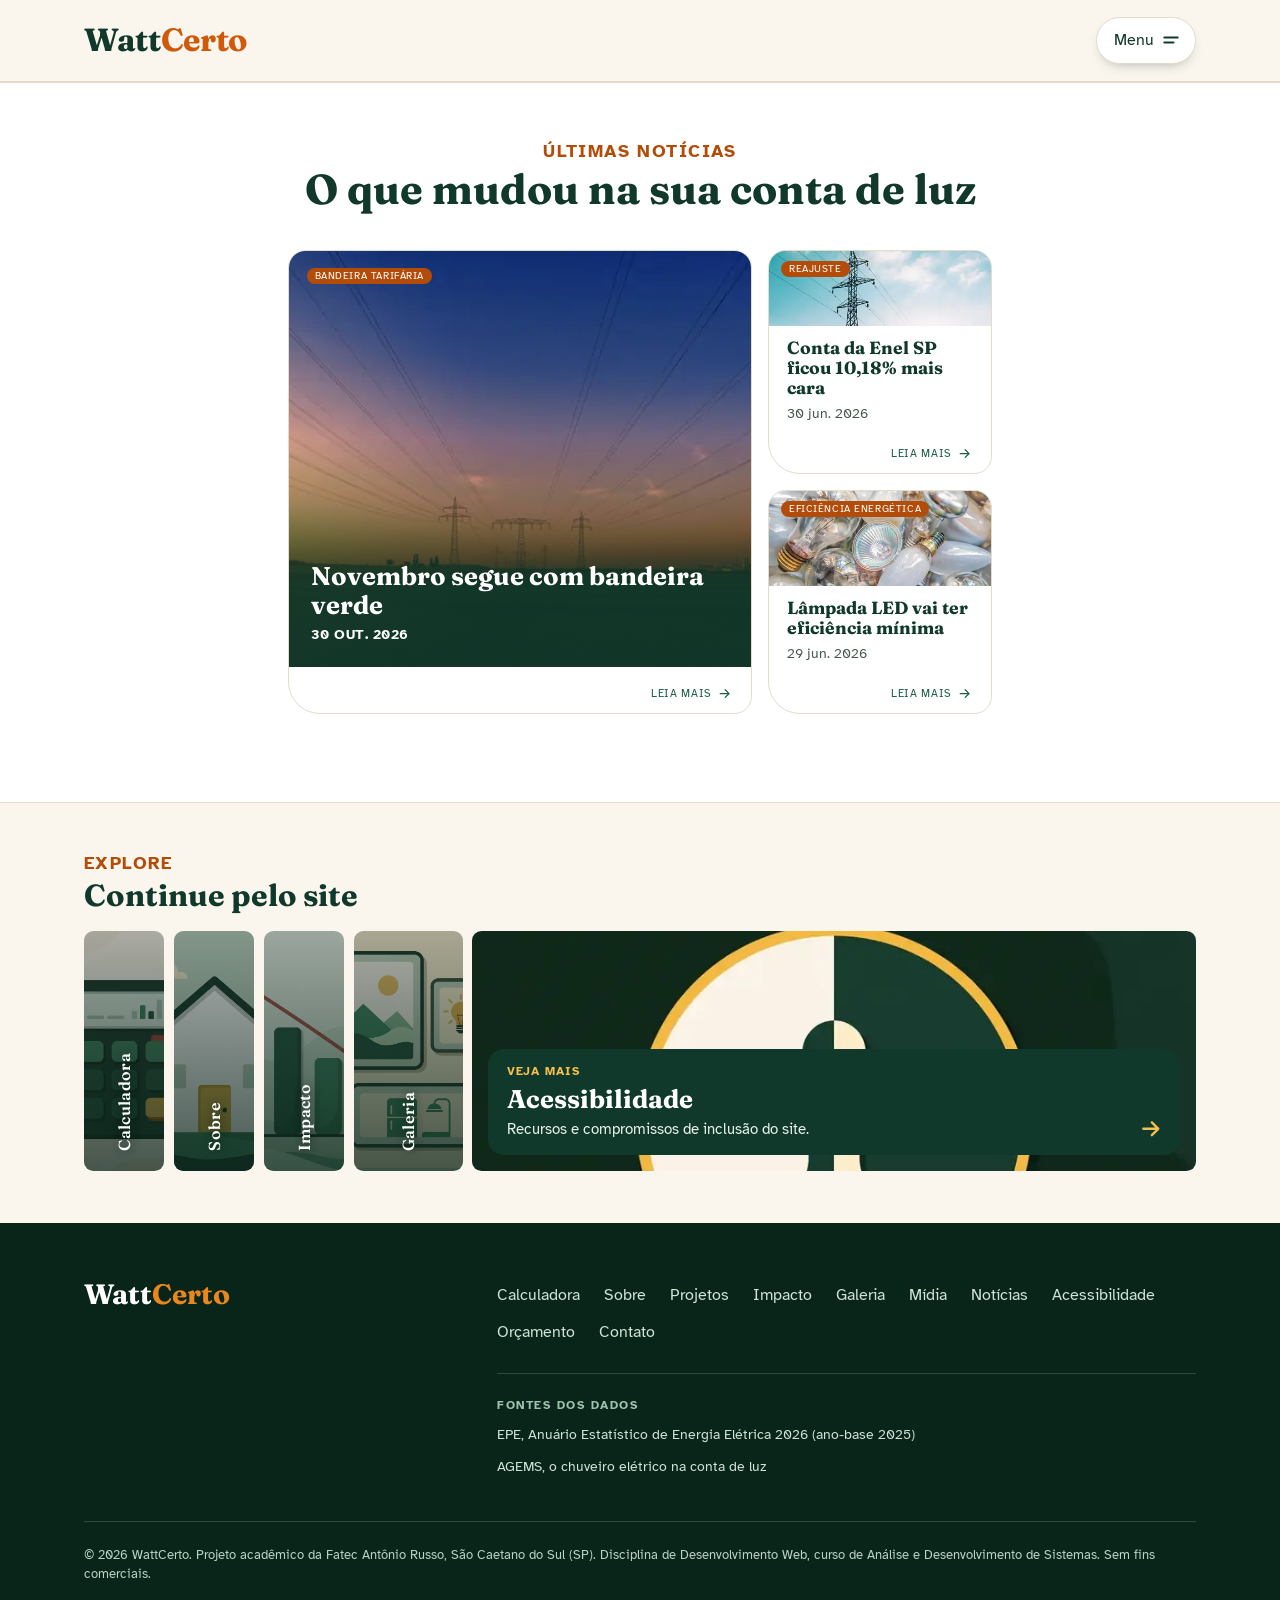
<file: noticias.html>
<!DOCTYPE html>
<html lang="pt-BR">
<head>
  <meta charset="UTF-8">
  <meta name="viewport" content="width=device-width, initial-scale=1">
  <title>Notícias | WattCerto</title>
  <meta name="description" content="Bandeiras tarifárias, reajustes e eficiência energética.">
  <meta name="theme-color" content="#11392b">
  <meta property="og:type" content="website">
  <meta property="og:site_name" content="WattCerto">
  <meta property="og:locale" content="pt_BR">
  <meta property="og:title" content="Notícias | WattCerto">
  <meta property="og:description" content="Bandeiras tarifárias, reajustes e eficiência energética.">
  <meta property="og:url" content="https://wattcertocalculadora.up.railway.app/noticias.html">
  <meta property="og:image" content="https://wattcertocalculadora.up.railway.app/img/previa-wattcerto.jpg">
  <meta property="og:image:width" content="1200">
  <meta property="og:image:height" content="630">
  <meta property="og:image:alt" content="Lâmpada acesa ao lado do título do WattCerto: Descubra para onde vai o dinheiro da sua conta de luz.">
  <meta name="twitter:card" content="summary_large_image">
  <link rel="preload" href="assets/fonts/fraunces-latin-700-normal.woff2" as="font" type="font/woff2" crossorigin>
  <link rel="stylesheet" href="css/style.css">
  <link rel="icon" href="img/favicon.svg" type="image/svg+xml">
  <script src="js/menu.js" defer></script>
  <script src="js/noticias.js" defer></script>
  <script src="js/reel.js" defer></script>
</head>
<body>
  <a class="skip-link" href="#conteudo">Pular para o conteúdo principal</a>

  <header class="site-header">
    <div class="container header-inner">
      <a class="brand" href="index.html" aria-label="WattCerto, página inicial">Watt<span class="brand-certo">Certo</span></a>
      <button class="menu-toggle" type="button" aria-controls="menu-principal" aria-expanded="false">
        <span class="menu-texto">Menu</span>
        <span class="menu-circulo"><svg class="icon icone-menu" width="20" height="20" viewBox="0 0 24 24" aria-hidden="true"><path class="linha-1" d="M4 9h16"/><path class="linha-2" d="M4 15h11"/></svg></span>
      </button>
      <nav class="site-nav" aria-label="Principal">
        <ul class="nav-list" id="menu-principal">
          <li><a href="index.html">Início</a></li>
          <li><a href="calculadora.html">Calculadora</a></li>
          <li><a href="sobre.html">Sobre</a></li>
          <li><a href="projetos.html">Projetos</a></li>
          <li><a href="impacto.html">Impacto</a></li>
          <li><a href="galeria.html">Galeria</a></li>
          <li><a href="midia.html">Mídia</a></li>
          <li><a href="noticias.html" aria-current="page">Notícias</a></li>
          <li><a href="acessibilidade.html">Acessibilidade</a></li>
          <li><a href="orcamento_hospedagem.html">Orçamento</a></li>
          <li><a href="contato.html">Contato</a></li>
        </ul>
      </nav>
    </div>
  </header>

  <main id="conteudo">
    <section class="section section-white noticias-secao" aria-labelledby="titulo-ultimas">
      <div class="container">
        <div class="section-head centro">
          <p class="kicker kicker-laranja">Últimas notícias</p>
          <h1 id="titulo-ultimas">O que mudou na sua conta de luz</h1>
        </div>
        <div class="noticias-grade">
          <article class="noticia noticia-destaque">
            <div class="noticia-capa">
              <img class="noticia-capa-foto" src="img/noticias/bandeira-verde-novembro.webp" srcset="img/noticias/bandeira-verde-novembro-400.webp 400w, img/noticias/bandeira-verde-novembro-800.webp 800w, img/noticias/bandeira-verde-novembro.webp 1200w" sizes="(max-width: 36rem) 7rem, (max-width: 52rem) 26rem, 30rem" alt="" width="1200" height="600" decoding="async" fetchpriority="high">
              <span class="noticia-tag">Bandeira tarifária</span>
            </div>
            <div class="noticia-corpo">
              <h2>Novembro segue com bandeira verde</h2>
              <time class="noticia-data" datetime="2026-10-30">30 out. 2026</time>
              <div class="noticia-acoes"><button class="noticia-abrir" type="button" aria-haspopup="dialog">Leia mais<svg class="icon" width="18" height="18" viewBox="0 0 24 24" aria-hidden="true"><path d="M5 12h14M13 6l6 6-6 6"/></svg></button></div>
              <div class="noticia-texto">
                <p>A Aneel decidiu manter a <strong>bandeira verde</strong> na conta de luz em novembro de 2026. O anúncio saiu na sexta-feira, 30 de outubro. Na bandeira verde não há cobrança extra: você paga só a tarifa normal, sem acréscimo pelo custo de gerar energia naquele mês.</p>
                <p>O motivo é a chuva. Voltou a chover mais nas regiões das grandes hidrelétricas, os reservatórios estão se recuperando e o país precisa de menos energia das usinas termelétricas, que custam mais para gerar. A bandeira é justamente o aviso mensal desse custo: quando gerar energia fica mais caro, a bandeira muda de cor e a conta sobe.</p>
                <p>Veja como foi o ano. Nos quatro primeiros meses de 2026 a bandeira foi verde. De maio a setembro ficou amarela, cinco meses seguidos. Em outubro voltou a ser verde, e agora segue assim em novembro.</p>
                <p>Para você entender o que está em jogo, estes são os acréscimos de cada bandeira a cada 100 kWh consumidos: amarela, R$&nbsp;1,885; vermelha patamar 1, R$&nbsp;4,463; vermelha patamar 2, R$&nbsp;7,877. Um exemplo com 200 kWh no mês (conta feita aqui, a partir desses valores): na amarela seriam R$&nbsp;3,77 a mais; na vermelha patamar 1, R$&nbsp;8,93; na vermelha patamar 2, R$&nbsp;15,75. Em novembro, o acréscimo é zero.</p>
                <p class="noticia-fonte">Fonte: <a href="https://sbtnews.sbt.com.br/noticia/economia/aneel-mantem-bandeira-verde-na-conta-de-luz-em-novembro">SBT News</a>. Veja quanto cada bandeira soma na conta na página <a href="impacto.html">Impacto</a>. Foto: jplenio, <a href="https://pixabay.com/photos/sunset-countryside-power-lines-3442835/">Pixabay</a>.</p>
              </div>
            </div>
          </article>
          <article class="noticia">
            <div class="noticia-capa">
              <img class="noticia-capa-foto noticia-capa-foto-torre" src="img/noticias/torre-energia-enel.webp" srcset="img/noticias/torre-energia-enel-400.webp 400w, img/noticias/torre-energia-enel-800.webp 800w, img/noticias/torre-energia-enel.webp 1200w" sizes="(max-width: 36rem) 7rem, (max-width: 52rem) 26rem, 15rem" alt="" width="1200" height="800" loading="lazy" decoding="async">
              <span class="noticia-tag">Reajuste</span>
            </div>
            <div class="noticia-corpo">
              <h2>Conta da Enel SP ficou 10,18% mais cara</h2>
              <time class="noticia-data" datetime="2026-06-30">30 jun. 2026</time>
              <div class="noticia-acoes"><button class="noticia-abrir" type="button" aria-haspopup="dialog">Leia mais<svg class="icon" width="18" height="18" viewBox="0 0 24 24" aria-hidden="true"><path d="M5 12h14M13 6l6 6-6 6"/></svg></button></div>
              <div class="noticia-texto">
                <p>A diretoria da Aneel aprovou, na terça-feira, 30 de junho de 2026, o reajuste anual das tarifas da Enel São Paulo, a distribuidora que atende o ABC. O aumento médio é de <strong>10,18%</strong> e vale a partir de 4 de julho de 2026. A relatora do processo foi a diretora Agnes Costa.</p>
                <p>O reajuste alcança cerca de 8,9 milhões de unidades consumidoras em 24 municípios da Região Metropolitana de São Paulo. O tamanho da alta depende de quem consome: para as residências (classe B1) é de 9,02%; para a baixa tensão, em média, de 8,97%; e para a alta tensão, usada por indústrias e grandes consumidores, de 15,00%.</p>
                <p>O reajuste cobre custos que a distribuidora não controla, ajustes financeiros de períodos anteriores, custos de transmissão e encargos do setor elétrico. Na alta tensão pesam ainda o uso da rede básica de transmissão e o peso dos subsídios da CDE, um encargo do setor.</p>
                <p>Um ponto de atenção: as fontes que consultamos informam o percentual da tarifa, mas não trazem o valor em reais para uma casa típica. Por isso, não dá para dizer só com esse número quanto a sua conta vai subir. A conta final ainda leva em conta o seu consumo no mês e a bandeira tarifária.</p>
                <p>Há também um contexto à parte: a Enel SP é a segunda maior distribuidora do país em número de clientes e responde a um processo de caducidade na Aneel, que pode levar à recomendação de encerrar antes do prazo o contrato de concessão.</p>
                <p class="noticia-fonte">Fontes: <a href="https://cenarioenergia.com.br/2026/06/30/aneel-aprova-reajuste-da-enel-sao-paulo-com-efeito-medio-de-1018/">Cenário Energia</a> e <a href="https://agenciainfra.com/blog/aneel-aprova-reajuste-de-1018-nas-tarifas-da-enel-sp/">Agência Infra</a>. Foto: <a href="https://www.pexels.com/photo/1868352/">Pexels</a>.</p>
              </div>
            </div>
          </article>
          <article class="noticia">
            <div class="noticia-capa">
              <img class="noticia-capa-foto noticia-capa-foto-centro" src="img/noticias/lampadas-led-eficiencia.webp" srcset="img/noticias/lampadas-led-eficiencia-400.webp 400w, img/noticias/lampadas-led-eficiencia-800.webp 800w, img/noticias/lampadas-led-eficiencia.webp 1200w" sizes="(max-width: 36rem) 7rem, (max-width: 52rem) 26rem, 15rem" alt="" width="1200" height="800" loading="lazy" decoding="async">
              <span class="noticia-tag">Eficiência energética</span>
            </div>
            <div class="noticia-corpo">
              <h2>Lâmpada LED vai ter eficiência mínima</h2>
              <time class="noticia-data" datetime="2026-06-29">29 jun. 2026</time>
              <div class="noticia-acoes"><button class="noticia-abrir" type="button" aria-haspopup="dialog">Leia mais<svg class="icon" width="18" height="18" viewBox="0 0 24 24" aria-hidden="true"><path d="M5 12h14M13 6l6 6-6 6"/></svg></button></div>
              <div class="noticia-texto">
                <p>O governo federal criou a <strong>primeira regra nacional de eficiência</strong> para lâmpadas e luminárias de LED. A norma é do Comitê Gestor de Indicadores e Níveis de Eficiência Energética (CGIEE), que é presidido pelo Ministério de Minas e Energia (MME), e foi divulgada em 29 de junho de 2026. Ela vale para fabricar, importar e vender esses produtos no Brasil.</p>
                <p>A regra mede a eficácia luminosa, em lúmens por watt (lm/W): quanta luz sai para cada watt de energia gasto. Quanto maior o número, mais luz com menos energia. O mínimo será de 120 lm/W em 2028 e de 140 lm/W em 2030, em duas etapas, e a norma define como calcular o índice mínimo de cada produto conforme suas características técnicas.</p>
                <p>Quem não cumprir não poderá mais vender. Há um prazo de transição de 3 a 5 anos e, depois dele, os produtos abaixo do mínimo saem do comércio. O MME considera esse prazo suficiente para as lojas venderem ou retirarem o estoque. A notícia não fala em multas.</p>
                <p>O governo estima uma economia acumulada de 283 a 432 TWh até 2040, energia suficiente para abastecer cerca de 14 milhões de residências no mesmo período.</p>
                <p>E o preço? Segundo o MME, não há uma relação clara entre maior eficácia luminosa e preço mais alto, e a economia ao longo da vida útil compensa um possível aumento na compra. O LED já gasta menos energia e dura mais, o que pode reduzir os custos de reposição e de descarte.</p>
                <p class="noticia-fonte">Fonte: <a href="https://www.dgabc.com.br/Noticia/4332067/mme-lampadas-sem-criterio-de-eficiencia-nao-poderao-ser-vendidas-apos-prazo-de-ate-5-anos">Diário do Grande ABC</a>. Foto: analogicus, <a href="https://pixabay.com/photos/lightbulb-energy-saving-lights-7432190/">Pixabay</a>.</p>
              </div>
            </div>
          </article>
        </div>
      </div>
    </section>

    <section class="section" aria-labelledby="titulo-explorar">
      <div class="container">
        <div class="section-head">
          <p class="kicker kicker-laranja">Explore</p>
          <h2 id="titulo-explorar">Continue pelo site</h2>
        </div>
        <div class="reel" role="group" aria-label="Páginas do site. Passe o mouse, use Tab ou toque para abrir uma fatia.">
          <ul class="reel-lista">
            <li><a class="reel-item" href="calculadora.html">
              <img src="img/reel-calculadora.webp" srcset="img/reel-calculadora-480.webp 480w, img/reel-calculadora.webp 800w" sizes="(min-width: 52rem) 50vw, 100vw" alt="" width="800" height="993" loading="lazy" decoding="async">
              <span class="reel-rotulo">Calculadora</span>
              <span class="reel-legenda"><strong>Calculadora</strong><span>O passo a passo do cálculo e o modo avançado.</span><svg class="reel-seta" width="22" height="22" viewBox="0 0 24 24" aria-hidden="true"><path d="M5 12h14M13 6l6 6-6 6"/></svg></span>
            </a></li>
            <li><a class="reel-item" href="sobre.html">
              <img src="img/reel-sobre.webp" srcset="img/reel-sobre-480.webp 480w, img/reel-sobre.webp 800w" sizes="(min-width: 52rem) 50vw, 100vw" alt="" width="800" height="993" loading="lazy" decoding="async">
              <span class="reel-rotulo">Sobre</span>
              <span class="reel-legenda"><strong>Sobre</strong><span>Origem, missão e objetivos do projeto.</span><svg class="reel-seta" width="22" height="22" viewBox="0 0 24 24" aria-hidden="true"><path d="M5 12h14M13 6l6 6-6 6"/></svg></span>
            </a></li>
            <li><a class="reel-item" href="impacto.html">
              <img src="img/reel-impacto.webp" srcset="img/reel-impacto-480.webp 480w, img/reel-impacto.webp 800w" sizes="(min-width: 52rem) 50vw, 100vw" alt="" width="800" height="993" loading="lazy" decoding="async">
              <span class="reel-rotulo">Impacto</span>
              <span class="reel-legenda"><strong>Impacto</strong><span>Tabelas de consumo, tarifas e economia possível.</span><svg class="reel-seta" width="22" height="22" viewBox="0 0 24 24" aria-hidden="true"><path d="M5 12h14M13 6l6 6-6 6"/></svg></span>
            </a></li>
            <li><a class="reel-item" href="galeria.html">
              <img src="img/reel-galeria.webp" srcset="img/reel-galeria-480.webp 480w, img/reel-galeria.webp 800w" sizes="(min-width: 52rem) 50vw, 100vw" alt="" width="800" height="993" loading="lazy" decoding="async">
              <span class="reel-rotulo">Galeria</span>
              <span class="reel-legenda"><strong>Galeria</strong><span>Telas do sistema e imagens dos aparelhos analisados.</span><svg class="reel-seta" width="22" height="22" viewBox="0 0 24 24" aria-hidden="true"><path d="M5 12h14M13 6l6 6-6 6"/></svg></span>
            </a></li>
            <li><a class="reel-item" data-proxima href="acessibilidade.html">
              <img src="img/reel-acessibilidade.webp" srcset="img/reel-acessibilidade-480.webp 480w, img/reel-acessibilidade.webp 800w" sizes="(min-width: 52rem) 50vw, 100vw" alt="" width="800" height="993" loading="lazy" decoding="async">
              <span class="reel-rotulo">Acessibilidade</span>
              <span class="reel-legenda"><span class="reel-tag">Veja mais</span><strong>Acessibilidade</strong><span>Recursos e compromissos de inclusão do site.</span><svg class="reel-seta" width="22" height="22" viewBox="0 0 24 24" aria-hidden="true"><path d="M5 12h14M13 6l6 6-6 6"/></svg></span>
            </a></li>
          </ul>
        </div>
      </div>
    </section>
  </main>

  <footer class="site-footer">
    <div class="container rodape">
      <div class="rodape-topo">
        <div class="rodape-marca">
          <p class="footer-brand">Watt<span class="brand-certo">Certo</span></p>
        </div>
        <div class="rodape-colunas">
          <nav class="rodape-links" aria-label="Rodapé">
            <ul>
              <li><a href="calculadora.html">Calculadora</a></li>
              <li><a href="sobre.html">Sobre</a></li>
              <li><a href="projetos.html">Projetos</a></li>
              <li><a href="impacto.html">Impacto</a></li>
              <li><a href="galeria.html">Galeria</a></li>
              <li><a href="midia.html">Mídia</a></li>
              <li><a href="noticias.html">Notícias</a></li>
              <li><a href="acessibilidade.html">Acessibilidade</a></li>
              <li><a href="orcamento_hospedagem.html">Orçamento</a></li>
              <li><a href="contato.html">Contato</a></li>
            </ul>
          </nav>
          <div class="rodape-fontes">
            <h2>Fontes dos dados</h2>
            <ul>
              <li><a href="https://www.epe.gov.br/sites-pt/publicacoes-dados-abertos/publicacoes/PublicacoesArquivos/publicacao-160/topico-168/Anuario_Sumario%20Executivo_2026_V1.pdf">EPE, Anuário Estatístico de Energia Elétrica 2026 (ano-base 2025)</a></li>
              <li><a href="https://www.agems.ms.gov.br/chuveiro-eletrico-e-o-maior-consumidor-de-energia-em-uma-residencia/">AGEMS, o chuveiro elétrico na conta de luz</a></li>
            </ul>
          </div>
        </div>
      </div>

      <p class="footer-note">© 2026 WattCerto. Projeto acadêmico da Fatec Antônio Russo, São Caetano do Sul (SP). Disciplina de Desenvolvimento Web, curso de Análise e Desenvolvimento de Sistemas. Sem fins comerciais.</p>
    </div>
  </footer>
</body>
</html>
</file>
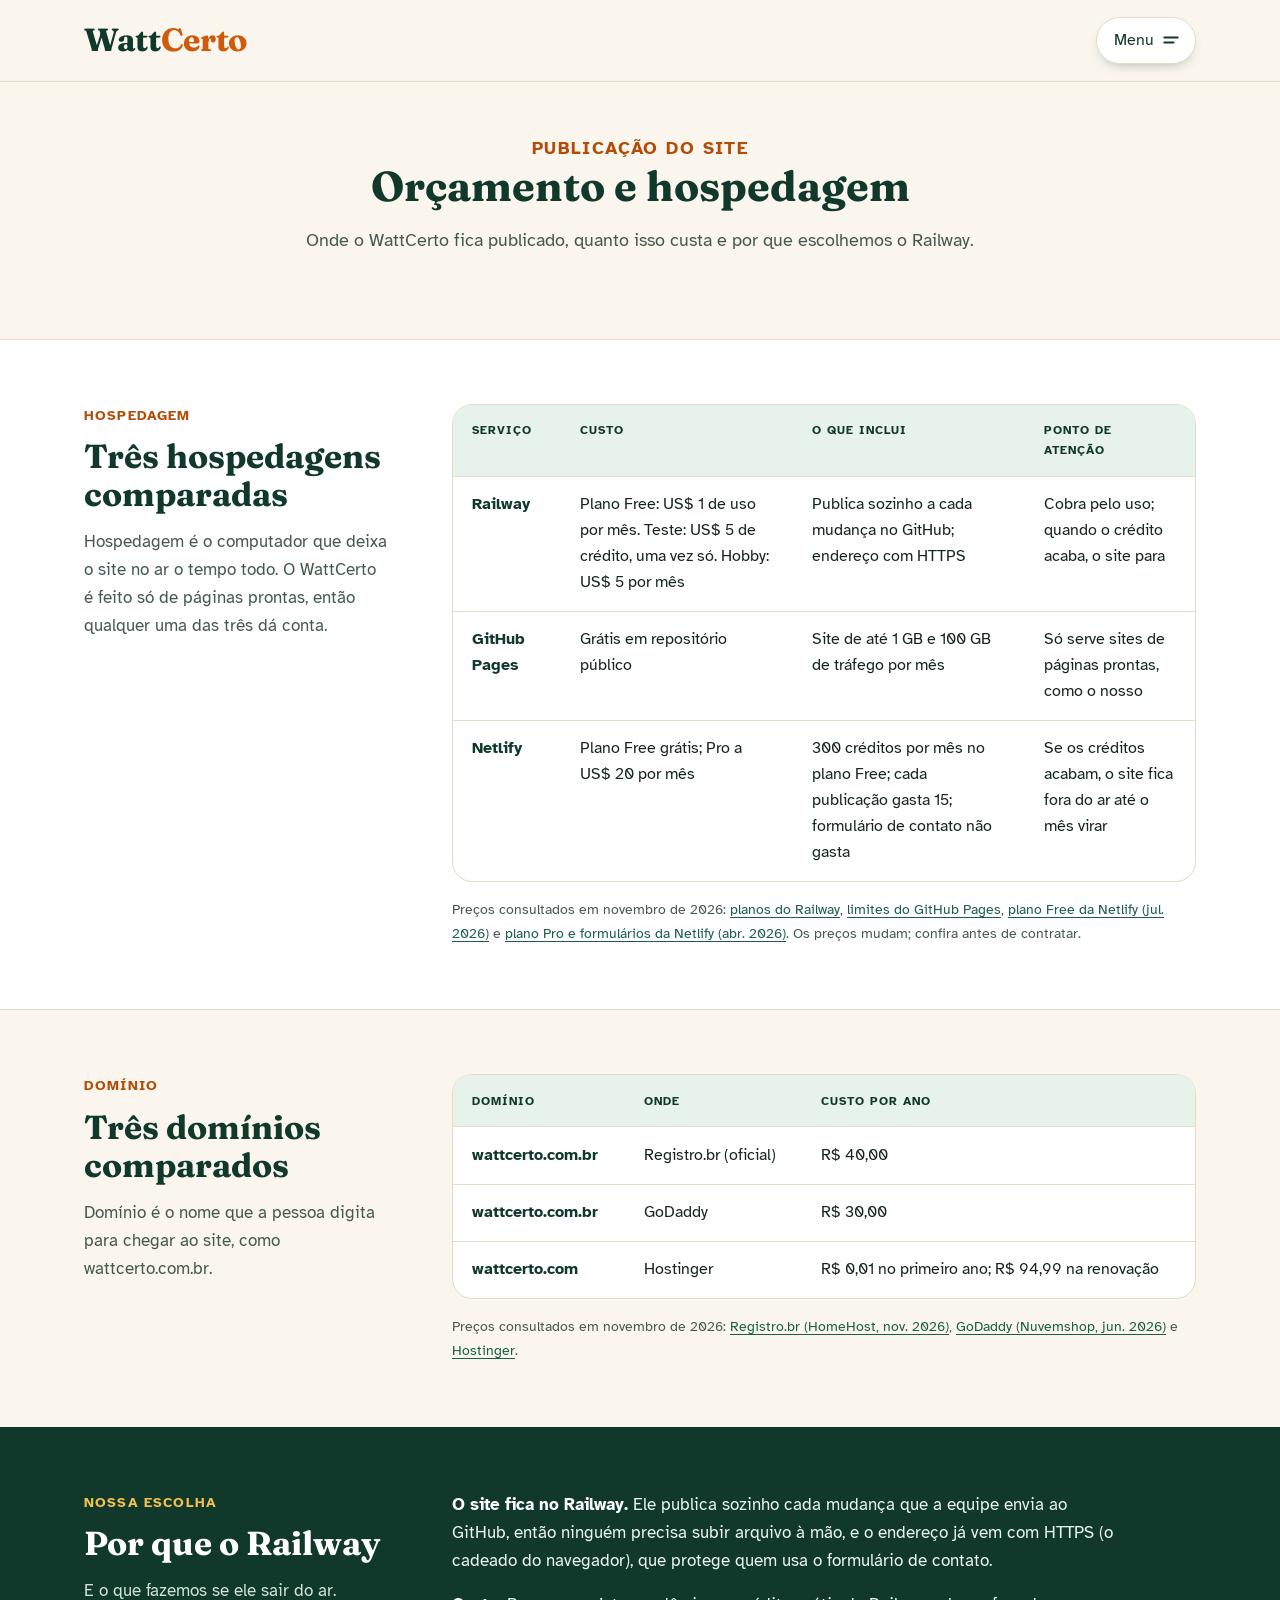
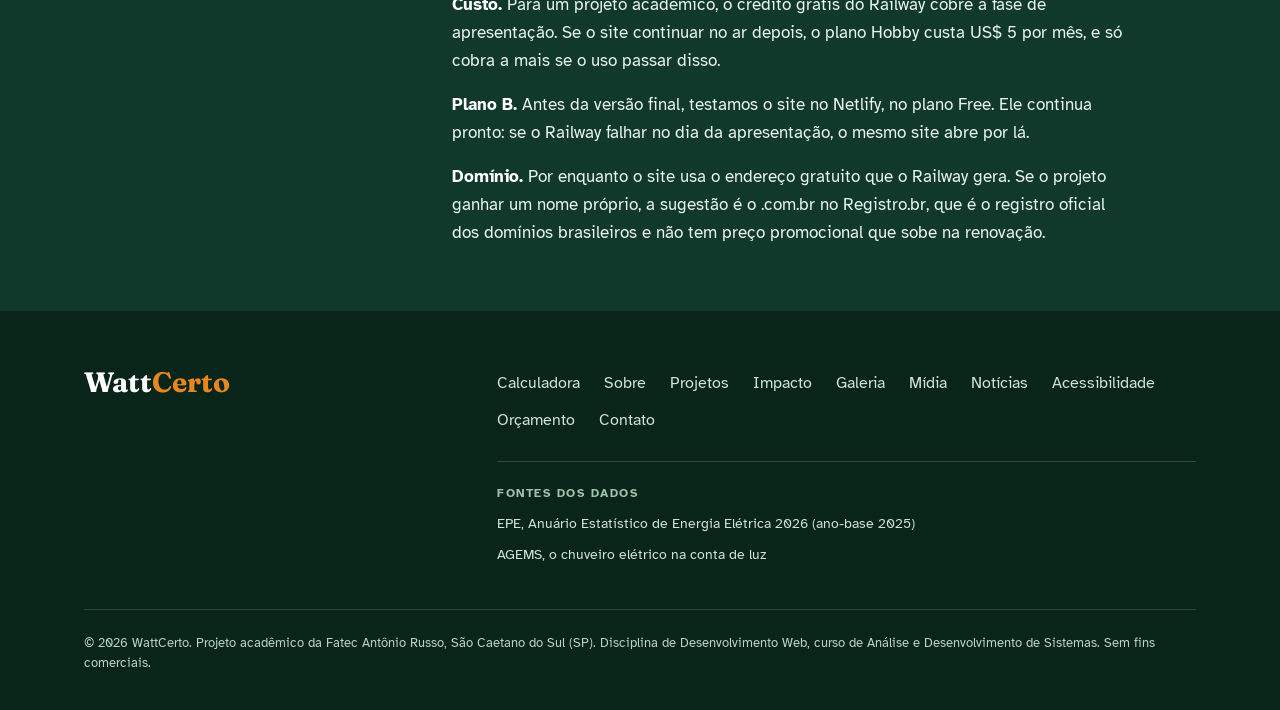
<file: orcamento_hospedagem.html>
<!DOCTYPE html>
<html lang="pt-BR">
<head>
  <meta charset="UTF-8">
  <meta name="viewport" content="width=device-width, initial-scale=1">
  <title>Orçamento e hospedagem | WattCerto</title>
  <meta name="description" content="Três hospedagens e três domínios comparados, com preços e o motivo de o WattCerto estar no Railway.">
  <meta name="theme-color" content="#11392b">
  <meta property="og:type" content="website">
  <meta property="og:site_name" content="WattCerto">
  <meta property="og:locale" content="pt_BR">
  <meta property="og:title" content="Orçamento e hospedagem | WattCerto">
  <meta property="og:description" content="Três hospedagens e três domínios comparados, com preços e o motivo de o WattCerto estar no Railway.">
  <meta property="og:url" content="https://wattcertocalculadora.up.railway.app/orcamento_hospedagem.html">
  <meta property="og:image" content="https://wattcertocalculadora.up.railway.app/img/previa-wattcerto.jpg">
  <meta property="og:image:width" content="1200">
  <meta property="og:image:height" content="630">
  <meta property="og:image:alt" content="Lâmpada acesa ao lado do título do WattCerto: Descubra para onde vai o dinheiro da sua conta de luz.">
  <meta name="twitter:card" content="summary_large_image">
  <link rel="preload" href="assets/fonts/fraunces-latin-700-normal.woff2" as="font" type="font/woff2" crossorigin>
  <link rel="stylesheet" href="css/style.css">
  <link rel="icon" href="img/favicon.svg" type="image/svg+xml">
  <script src="js/menu.js" defer></script>
</head>
<body>
  <a class="skip-link" href="#conteudo">Pular para o conteúdo principal</a>

  <header class="site-header">
    <div class="container header-inner">
      <a class="brand" href="index.html" aria-label="WattCerto, página inicial">Watt<span class="brand-certo">Certo</span></a>
      <button class="menu-toggle" type="button" aria-controls="menu-principal" aria-expanded="false">
        <span class="menu-texto">Menu</span>
        <span class="menu-circulo"><svg class="icon icone-menu" width="20" height="20" viewBox="0 0 24 24" aria-hidden="true"><path class="linha-1" d="M4 9h16"/><path class="linha-2" d="M4 15h11"/></svg></span>
      </button>
      <nav class="site-nav" aria-label="Principal">
        <ul class="nav-list" id="menu-principal">
          <li><a href="index.html">Início</a></li>
          <li><a href="calculadora.html">Calculadora</a></li>
          <li><a href="sobre.html">Sobre</a></li>
          <li><a href="projetos.html">Projetos</a></li>
          <li><a href="impacto.html">Impacto</a></li>
          <li><a href="galeria.html">Galeria</a></li>
          <li><a href="midia.html">Mídia</a></li>
          <li><a href="noticias.html">Notícias</a></li>
          <li><a href="acessibilidade.html">Acessibilidade</a></li>
          <li><a href="orcamento_hospedagem.html" aria-current="page">Orçamento</a></li>
          <li><a href="contato.html">Contato</a></li>
        </ul>
      </nav>
    </div>
  </header>

  <main id="conteudo" class="pagina-continua">

    <section class="section secao-abertura" aria-labelledby="titulo-orcamento">
      <div class="container">
        <div class="section-head centro">
          <p class="kicker kicker-laranja">Publicação do site</p>
          <h1 id="titulo-orcamento">Orçamento e hospedagem</h1>
          <p>Onde o WattCerto fica publicado, quanto isso custa e por que escolhemos o Railway.</p>
        </div>
      </div>
    </section>

    <section class="section section-white secao-trilho" aria-labelledby="titulo-hospedagens">
      <div class="container trilho">
        <div class="trilho-cabeca">
          <p class="kicker kicker-laranja">Hospedagem</p>
          <h2 id="titulo-hospedagens">Três hospedagens comparadas</h2>
          <p>Hospedagem é o computador que deixa o site no ar o tempo todo. O WattCerto é feito só de páginas prontas, então qualquer uma das três dá conta.</p>
        </div>
        <div class="trilho-conteudo">
          <div class="tabela-rolagem" tabindex="0" role="region" aria-label="Comparativo de três hospedagens">
            <table class="tabela-simples">
              <caption class="visually-hidden">Comparativo de três hospedagens</caption>
              <thead>
                <tr>
                  <th scope="col">Serviço</th>
                  <th scope="col">Custo</th>
                  <th scope="col">O que inclui</th>
                  <th scope="col">Ponto de atenção</th>
                </tr>
              </thead>
              <tbody>
                <tr>
                  <th scope="row">Railway</th>
                  <td>Plano Free: US$ 1 de uso por mês. Teste: US$ 5 de crédito, uma vez só. Hobby: US$ 5 por mês</td>
                  <td>Publica sozinho a cada mudança no GitHub; endereço com HTTPS</td>
                  <td>Cobra pelo uso; quando o crédito acaba, o site para</td>
                </tr>
                <tr>
                  <th scope="row">GitHub Pages</th>
                  <td>Grátis em repositório público</td>
                  <td>Site de até 1 GB e 100 GB de tráfego por mês</td>
                  <td>Só serve sites de páginas prontas, como o nosso</td>
                </tr>
                <tr>
                  <th scope="row">Netlify</th>
                  <td>Plano Free grátis; Pro a US$ 20 por mês</td>
                  <td>300 créditos por mês no plano Free; cada publicação gasta 15; formulário de contato não gasta</td>
                  <td>Se os créditos acabam, o site fica fora do ar até o mês virar</td>
                </tr>
              </tbody>
            </table>
          </div>
          <p class="fonte-tabela">Preços consultados em novembro de 2026: <a href="https://docs.railway.com/pricing/plans">planos do Railway</a>, <a href="https://docs.github.com/en/pages/getting-started-with-github-pages/github-pages-limits">limites do GitHub Pages</a>, <a href="https://netli.fyi/blog/netlify-free-plan-limits-2026">plano Free da Netlify (jul. 2026)</a> e <a href="https://www.netlify.com/changelog/2026-04-14-pricing-updates-april-2026/">plano Pro e formulários da Netlify (abr. 2026)</a>. Os preços mudam; confira antes de contratar.</p>
        </div>
      </div>
    </section>

    <section class="section secao-trilho" aria-labelledby="titulo-dominios">
      <div class="container trilho">
        <div class="trilho-cabeca">
          <p class="kicker kicker-laranja">Domínio</p>
          <h2 id="titulo-dominios">Três domínios comparados</h2>
          <p>Domínio é o nome que a pessoa digita para chegar ao site, como wattcerto.com.br.</p>
        </div>
        <div class="trilho-conteudo">
          <div class="tabela-rolagem" tabindex="0" role="region" aria-label="Comparativo de três domínios">
          <table class="tabela-simples">
            <caption class="visually-hidden">Comparativo de três domínios</caption>
            <thead>
              <tr>
                <th scope="col">Domínio</th>
                <th scope="col">Onde</th>
                <th scope="col">Custo por ano</th>
              </tr>
            </thead>
            <tbody>
              <tr>
                <th scope="row">wattcerto.com.br</th>
                <td>Registro.br (oficial)</td>
                <td>R$ 40,00</td>
              </tr>
              <tr>
                <th scope="row">wattcerto.com.br</th>
                <td>GoDaddy</td>
                <td>R$ 30,00</td>
              </tr>
              <tr>
                <th scope="row">wattcerto.com</th>
                <td>Hostinger</td>
                <td>R$ 0,01 no primeiro ano; R$ 94,99 na renovação</td>
              </tr>
            </tbody>
          </table>
        </div>
          <p class="fonte-tabela">Preços consultados em novembro de 2026: <a href="https://www.homehost.com.br/blog/dominio/registro-de-dominio-br/">Registro.br (HomeHost, nov. 2026)</a>, <a href="https://www.nuvemshop.com.br/blog/quanto-custa-dominio-de-site/">GoDaddy (Nuvemshop, jun. 2026)</a> e <a href="https://www.hostinger.com/br/tld/dominio-com">Hostinger</a>.</p>
        </div>
      </div>
    </section>

    <section class="section band-dark secao-trilho" aria-labelledby="titulo-escolha">
      <div class="container trilho">
        <div class="trilho-cabeca">
          <p class="kicker">Nossa escolha</p>
          <h2 id="titulo-escolha">Por que o Railway</h2>
          <p>E o que fazemos se ele sair do ar.</p>
        </div>
        <div class="trilho-conteudo escolha-texto">
          <p><strong>O site fica no Railway.</strong> Ele publica sozinho cada mudança que a equipe envia ao GitHub, então ninguém precisa subir arquivo à mão, e o endereço já vem com HTTPS (o cadeado do navegador), que protege quem usa o formulário de contato.</p>
          <p><strong>Custo.</strong> Para um projeto acadêmico, o crédito grátis do Railway cobre a fase de apresentação. Se o site continuar no ar depois, o plano Hobby custa US$ 5 por mês, e só cobra a mais se o uso passar disso.</p>
          <p><strong>Plano B.</strong> Antes da versão final, testamos o site no Netlify, no plano Free. Ele continua pronto: se o Railway falhar no dia da apresentação, o mesmo site abre por lá.</p>
          <p><strong>Domínio.</strong> Por enquanto o site usa o endereço gratuito que o Railway gera. Se o projeto ganhar um nome próprio, a sugestão é o .com.br no Registro.br, que é o registro oficial dos domínios brasileiros e não tem preço promocional que sobe na renovação.</p>
        </div>
      </div>
    </section>
  </main>

  <footer class="site-footer">
    <div class="container rodape">
      <div class="rodape-topo">
        <div class="rodape-marca">
          <p class="footer-brand">Watt<span class="brand-certo">Certo</span></p>
        </div>
        <div class="rodape-colunas">
          <nav class="rodape-links" aria-label="Rodapé">
            <ul>
              <li><a href="calculadora.html">Calculadora</a></li>
              <li><a href="sobre.html">Sobre</a></li>
              <li><a href="projetos.html">Projetos</a></li>
              <li><a href="impacto.html">Impacto</a></li>
              <li><a href="galeria.html">Galeria</a></li>
              <li><a href="midia.html">Mídia</a></li>
              <li><a href="noticias.html">Notícias</a></li>
              <li><a href="acessibilidade.html">Acessibilidade</a></li>
              <li><a href="orcamento_hospedagem.html">Orçamento</a></li>
              <li><a href="contato.html">Contato</a></li>
            </ul>
          </nav>
          <div class="rodape-fontes">
            <h2>Fontes dos dados</h2>
            <ul>
              <li><a href="https://www.epe.gov.br/sites-pt/publicacoes-dados-abertos/publicacoes/PublicacoesArquivos/publicacao-160/topico-168/Anuario_Sumario%20Executivo_2026_V1.pdf">EPE, Anuário Estatístico de Energia Elétrica 2026 (ano-base 2025)</a></li>
              <li><a href="https://www.agems.ms.gov.br/chuveiro-eletrico-e-o-maior-consumidor-de-energia-em-uma-residencia/">AGEMS, o chuveiro elétrico na conta de luz</a></li>
            </ul>
          </div>
        </div>
      </div>

      <p class="footer-note">© 2026 WattCerto. Projeto acadêmico da Fatec Antônio Russo, São Caetano do Sul (SP). Disciplina de Desenvolvimento Web, curso de Análise e Desenvolvimento de Sistemas. Sem fins comerciais.</p>
    </div>
  </footer>
</body>
</html>
</file>
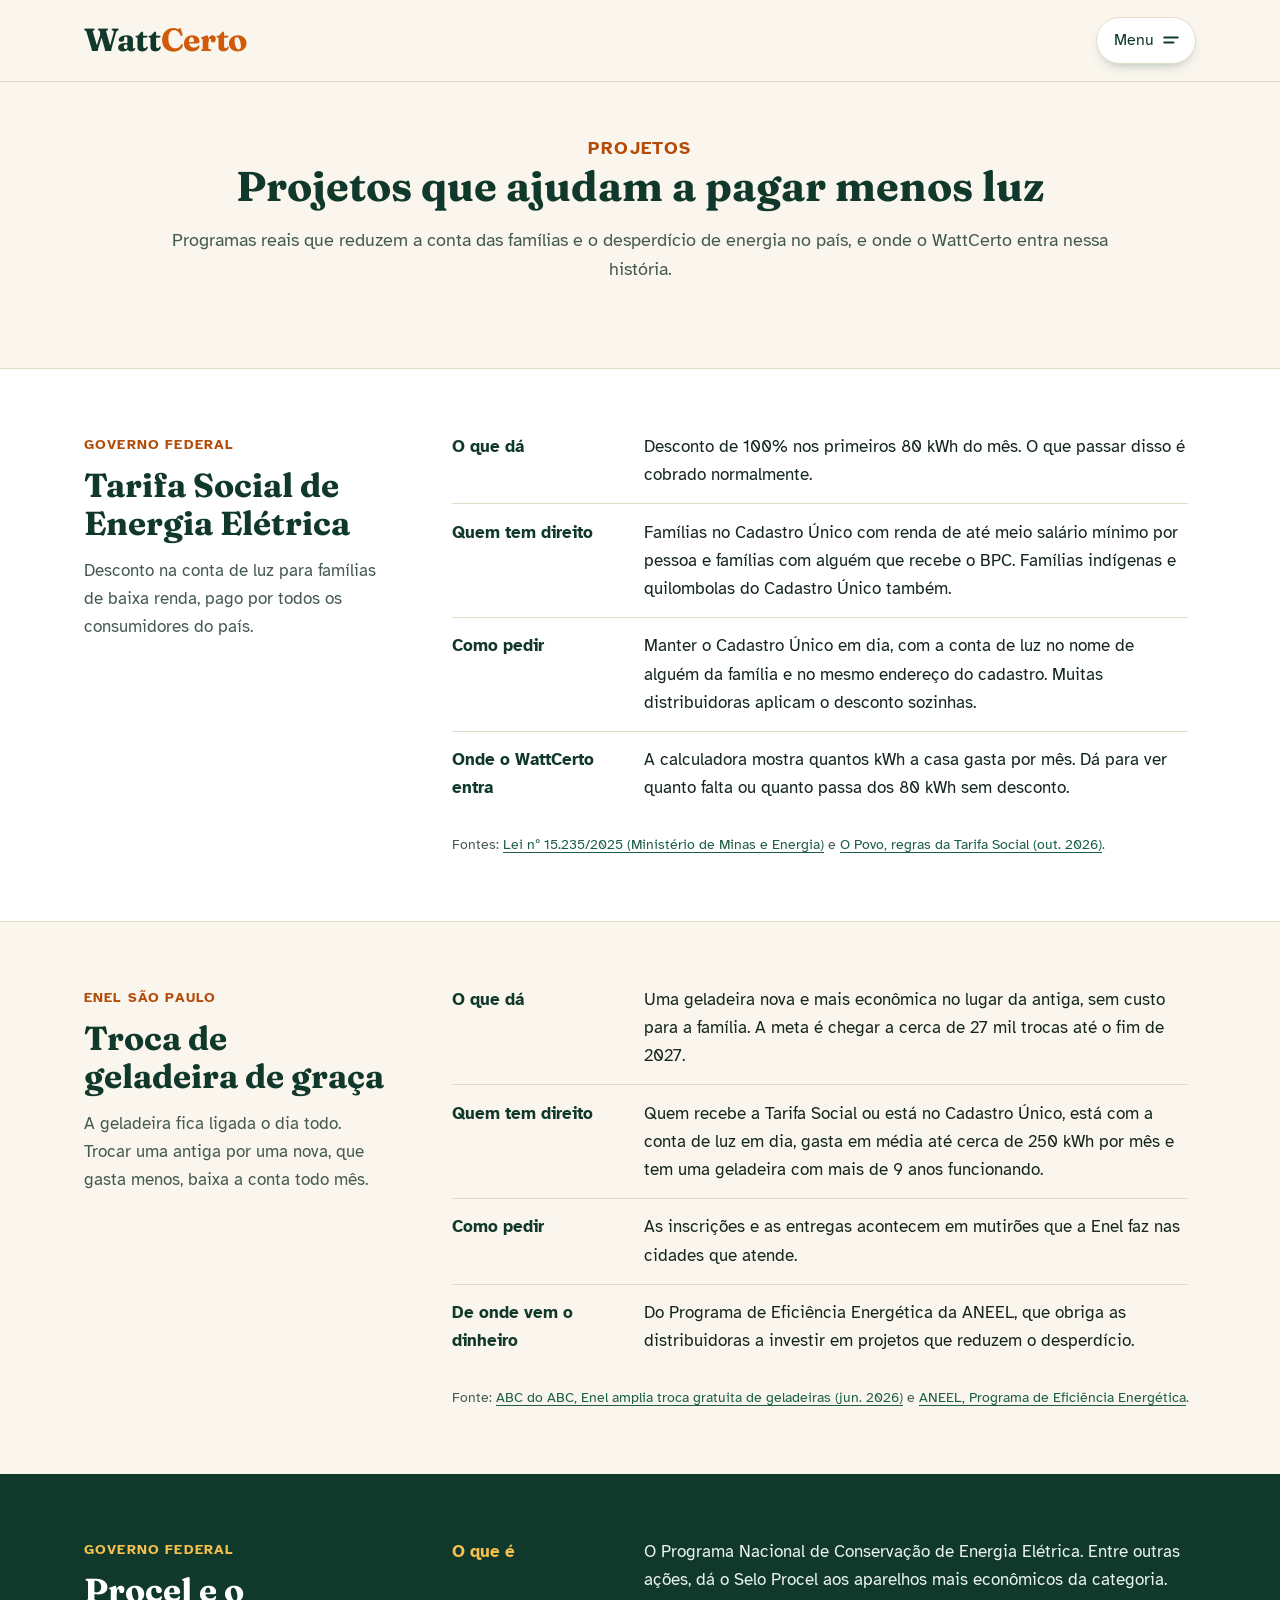
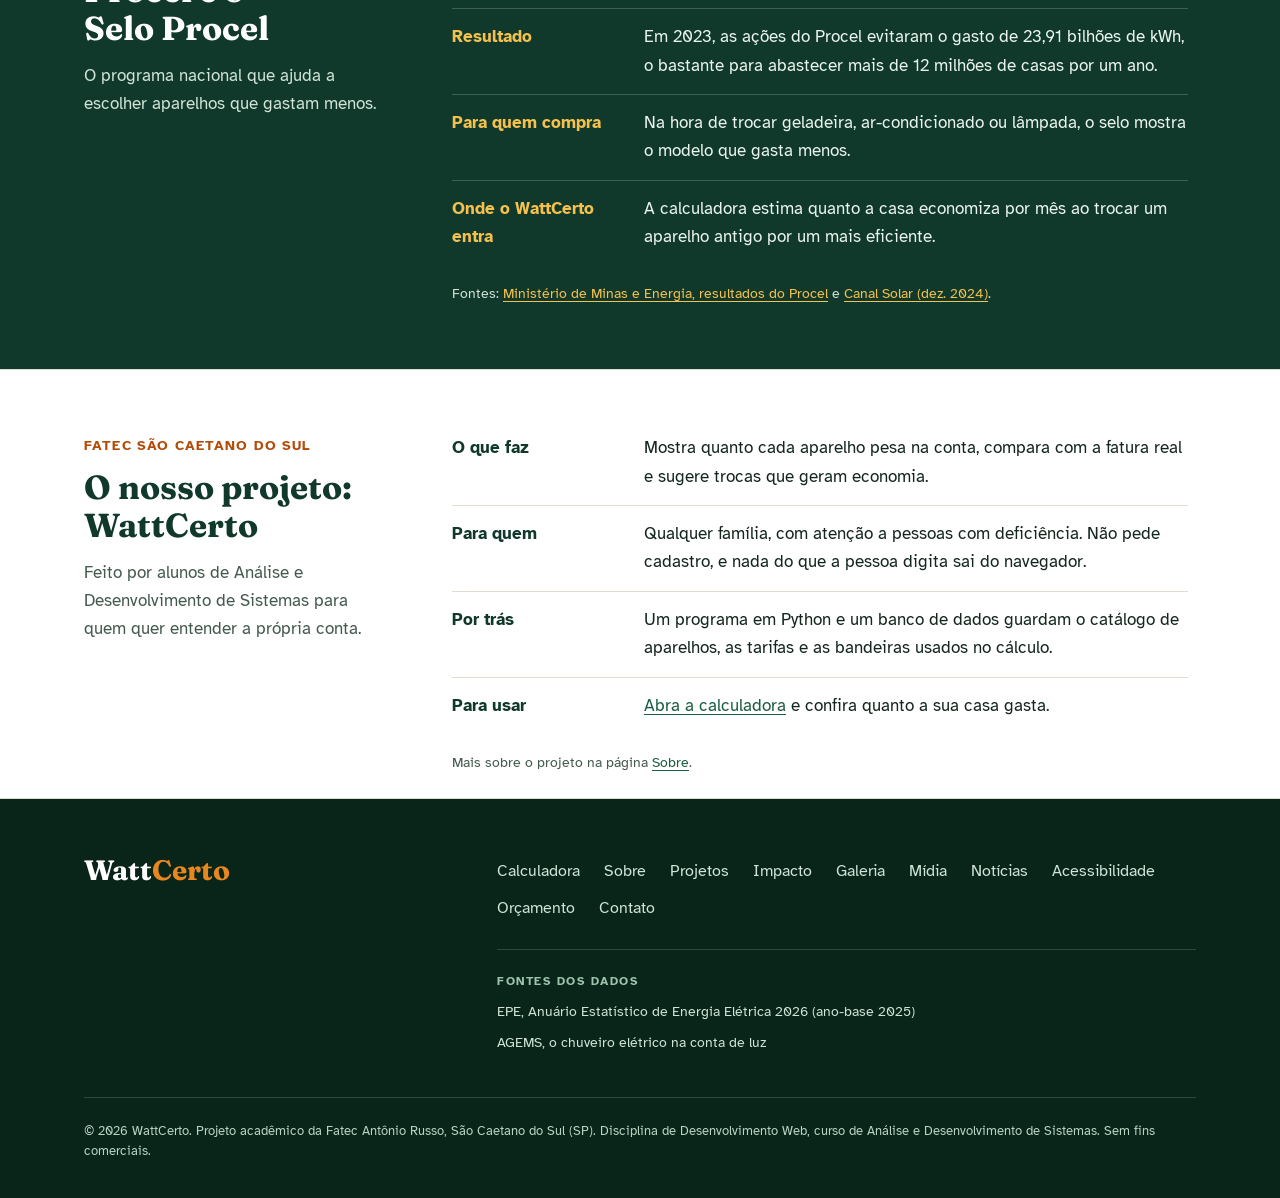
<file: projetos.html>
<!DOCTYPE html>
<html lang="pt-BR">
<head>
  <meta charset="UTF-8">
  <meta name="viewport" content="width=device-width, initial-scale=1">
  <title>Projetos | WattCerto</title>
  <meta name="description" content="Tarifa Social, troca de geladeiras e Procel: programas reais que reduzem a conta de luz das famílias, e o projeto WattCerto.">
  <meta name="theme-color" content="#11392b">
  <meta property="og:type" content="website">
  <meta property="og:site_name" content="WattCerto">
  <meta property="og:locale" content="pt_BR">
  <meta property="og:title" content="Projetos | WattCerto">
  <meta property="og:description" content="Tarifa Social, troca de geladeiras e Procel: programas reais que reduzem a conta de luz das famílias, e o projeto WattCerto.">
  <meta property="og:url" content="https://wattcertocalculadora.up.railway.app/projetos.html">
  <meta property="og:image" content="https://wattcertocalculadora.up.railway.app/img/previa-wattcerto.jpg">
  <meta property="og:image:width" content="1200">
  <meta property="og:image:height" content="630">
  <meta property="og:image:alt" content="Lâmpada acesa ao lado do título do WattCerto: Descubra para onde vai o dinheiro da sua conta de luz.">
  <meta name="twitter:card" content="summary_large_image">
  <link rel="preload" href="assets/fonts/fraunces-latin-700-normal.woff2" as="font" type="font/woff2" crossorigin>
  <link rel="stylesheet" href="css/style.css">
  <link rel="icon" href="img/favicon.svg" type="image/svg+xml">
  <script src="js/menu.js" defer></script>
</head>
<body>
  <a class="skip-link" href="#conteudo">Pular para o conteúdo principal</a>

  <header class="site-header">
    <div class="container header-inner">
      <a class="brand" href="index.html" aria-label="WattCerto, página inicial">Watt<span class="brand-certo">Certo</span></a>
      <button class="menu-toggle" type="button" aria-controls="menu-principal" aria-expanded="false">
        <span class="menu-texto">Menu</span>
        <span class="menu-circulo"><svg class="icon icone-menu" width="20" height="20" viewBox="0 0 24 24" aria-hidden="true"><path class="linha-1" d="M4 9h16"/><path class="linha-2" d="M4 15h11"/></svg></span>
      </button>
      <nav class="site-nav" aria-label="Principal">
        <ul class="nav-list" id="menu-principal">
          <li><a href="index.html">Início</a></li>
          <li><a href="calculadora.html">Calculadora</a></li>
          <li><a href="sobre.html">Sobre</a></li>
          <li><a href="projetos.html" aria-current="page">Projetos</a></li>
          <li><a href="impacto.html">Impacto</a></li>
          <li><a href="galeria.html">Galeria</a></li>
          <li><a href="midia.html">Mídia</a></li>
          <li><a href="noticias.html">Notícias</a></li>
          <li><a href="acessibilidade.html">Acessibilidade</a></li>
          <li><a href="orcamento_hospedagem.html">Orçamento</a></li>
          <li><a href="contato.html">Contato</a></li>
        </ul>
      </nav>
    </div>
  </header>

  <main id="conteudo" class="pagina-continua">

    <section class="section secao-abertura" aria-labelledby="titulo-projetos">
      <div class="container">
        <div class="section-head centro">
          <p class="kicker kicker-laranja">Projetos</p>
          <h1 id="titulo-projetos">Projetos que ajudam a pagar menos luz</h1>
          <p>Programas reais que reduzem a conta das famílias e o desperdício de energia no país, e onde o WattCerto entra nessa história.</p>
        </div>
      </div>
    </section>

    <section class="section section-white secao-trilho" aria-labelledby="titulo-tarifa">
      <div class="container trilho">
        <div class="trilho-cabeca">
          <p class="kicker kicker-laranja">Governo federal</p>
          <h2 id="titulo-tarifa">Tarifa Social de Energia Elétrica</h2>
          <p>Desconto na conta de luz para famílias de baixa renda, pago por todos os consumidores do país.</p>
        </div>
        <div class="trilho-conteudo">
          <dl class="projeto-ficha">
            <div><dt>O que dá</dt><dd>Desconto de 100% nos primeiros 80 kWh do mês. O que passar disso é cobrado normalmente.</dd></div>
            <div><dt>Quem tem direito</dt><dd>Famílias no Cadastro Único com renda de até meio salário mínimo por pessoa e famílias com alguém que recebe o BPC. Famílias indígenas e quilombolas do Cadastro Único também.</dd></div>
            <div><dt>Como pedir</dt><dd>Manter o Cadastro Único em dia, com a conta de luz no nome de alguém da família e no mesmo endereço do cadastro. Muitas distribuidoras aplicam o desconto sozinhas.</dd></div>
            <div><dt>Onde o WattCerto entra</dt><dd>A calculadora mostra quantos kWh a casa gasta por mês. Dá para ver quanto falta ou quanto passa dos 80 kWh sem desconto.</dd></div>
          </dl>
          <p class="fonte-tabela">Fontes: <a href="https://www.gov.br/mme/pt-br/acesso-a-informacao/legislacao/leis/lei-n-15-235-2025.pdf">Lei nº 15.235/2025 (Ministério de Minas e Energia)</a> e <a href="https://www.opovo.com.br/trends/tarifa-social-zera-consumo-de-ate-80-kwh-para-familias-elegiveis-e-cadastro-desatualizado-pode-cortar-o-beneficio/">O Povo, regras da Tarifa Social (out. 2026)</a>.</p>
        </div>
      </div>
    </section>

    <section class="section secao-trilho" aria-labelledby="titulo-geladeira">
      <div class="container trilho">
        <div class="trilho-cabeca">
          <p class="kicker kicker-laranja">Enel São Paulo</p>
          <h2 id="titulo-geladeira">Troca de geladeira de graça</h2>
          <p>A geladeira fica ligada o dia todo. Trocar uma antiga por uma nova, que gasta menos, baixa a conta todo mês.</p>
        </div>
        <div class="trilho-conteudo">
          <dl class="projeto-ficha">
            <div><dt>O que dá</dt><dd>Uma geladeira nova e mais econômica no lugar da antiga, sem custo para a família. A meta é chegar a cerca de 27 mil trocas até o fim de 2027.</dd></div>
            <div><dt>Quem tem direito</dt><dd>Quem recebe a Tarifa Social ou está no Cadastro Único, está com a conta de luz em dia, gasta em média até cerca de 250 kWh por mês e tem uma geladeira com mais de 9 anos funcionando.</dd></div>
            <div><dt>Como pedir</dt><dd>As inscrições e as entregas acontecem em mutirões que a Enel faz nas cidades que atende.</dd></div>
            <div><dt>De onde vem o dinheiro</dt><dd>Do Programa de Eficiência Energética da ANEEL, que obriga as distribuidoras a investir em projetos que reduzem o desperdício.</dd></div>
          </dl>
          <p class="fonte-tabela">Fonte: <a href="https://abcdoabc.com.br/enel-amplia-troca-gratuita-geladeiras-sao-paulo/">ABC do ABC, Enel amplia troca gratuita de geladeiras (jun. 2026)</a> e <a href="https://www.gov.br/aneel/pt-br/assuntos/programa-de-eficiencia-energetica">ANEEL, Programa de Eficiência Energética</a>.</p>
        </div>
      </div>
    </section>

    <section class="section band-dark secao-trilho" aria-labelledby="titulo-procel">
      <div class="container trilho">
        <div class="trilho-cabeca">
          <p class="kicker">Governo federal</p>
          <h2 id="titulo-procel">Procel e o Selo Procel</h2>
          <p>O programa nacional que ajuda a escolher aparelhos que gastam menos.</p>
        </div>
        <div class="trilho-conteudo">
          <dl class="projeto-ficha">
            <div><dt>O que é</dt><dd>O Programa Nacional de Conservação de Energia Elétrica. Entre outras ações, dá o Selo Procel aos aparelhos mais econômicos da categoria.</dd></div>
            <div><dt>Resultado</dt><dd>Em 2023, as ações do Procel evitaram o gasto de 23,91 bilhões de kWh, o bastante para abastecer mais de 12 milhões de casas por um ano.</dd></div>
            <div><dt>Para quem compra</dt><dd>Na hora de trocar geladeira, ar-condicionado ou lâmpada, o selo mostra o modelo que gasta menos.</dd></div>
            <div><dt>Onde o WattCerto entra</dt><dd>A calculadora estima quanto a casa economiza por mês ao trocar um aparelho antigo por um mais eficiente.</dd></div>
          </dl>
          <p class="fonte-tabela">Fontes: <a href="https://www.gov.br/mme/pt-br/assuntos/noticias/procel-gerou-economia-de-energia-eletrica-para-abastecer-mais-de-12-milhoes-de-residencias/20241211_Procel2024.pdf/@@download/file">Ministério de Minas e Energia, resultados do Procel</a> e <a href="https://canalsolar.com.br/procel-economiza-energia-milhoes-residencias/">Canal Solar (dez. 2024)</a>.</p>
        </div>
      </div>
    </section>

    <section class="section section-white secao-trilho" aria-labelledby="titulo-wattcerto">
      <div class="container trilho">
        <div class="trilho-cabeca">
          <p class="kicker kicker-laranja">Fatec São Caetano do Sul</p>
          <h2 id="titulo-wattcerto">O nosso projeto: WattCerto</h2>
          <p>Feito por alunos de Análise e Desenvolvimento de Sistemas para quem quer entender a própria conta.</p>
        </div>
        <div class="trilho-conteudo">
          <dl class="projeto-ficha">
            <div><dt>O que faz</dt><dd>Mostra quanto cada aparelho pesa na conta, compara com a fatura real e sugere trocas que geram economia.</dd></div>
            <div><dt>Para quem</dt><dd>Qualquer família, com atenção a pessoas com deficiência. Não pede cadastro, e nada do que a pessoa digita sai do navegador.</dd></div>
            <div><dt>Por trás</dt><dd>Um programa em Python e um banco de dados guardam o catálogo de aparelhos, as tarifas e as bandeiras usados no cálculo.</dd></div>
            <div><dt>Para usar</dt><dd><a href="calculadora.html">Abra a calculadora</a> e confira quanto a sua casa gasta.</dd></div>
          </dl>
          <p class="fonte-tabela">Mais sobre o projeto na página <a href="sobre.html">Sobre</a>.</p>
        </div>
      </div>
    </section>
  </main>

  <footer class="site-footer">
    <div class="container rodape">
      <div class="rodape-topo">
        <div class="rodape-marca">
          <p class="footer-brand">Watt<span class="brand-certo">Certo</span></p>
        </div>
        <div class="rodape-colunas">
          <nav class="rodape-links" aria-label="Rodapé">
            <ul>
              <li><a href="calculadora.html">Calculadora</a></li>
              <li><a href="sobre.html">Sobre</a></li>
              <li><a href="projetos.html">Projetos</a></li>
              <li><a href="impacto.html">Impacto</a></li>
              <li><a href="galeria.html">Galeria</a></li>
              <li><a href="midia.html">Mídia</a></li>
              <li><a href="noticias.html">Notícias</a></li>
              <li><a href="acessibilidade.html">Acessibilidade</a></li>
              <li><a href="orcamento_hospedagem.html">Orçamento</a></li>
              <li><a href="contato.html">Contato</a></li>
            </ul>
          </nav>
          <div class="rodape-fontes">
            <h2>Fontes dos dados</h2>
            <ul>
              <li><a href="https://www.epe.gov.br/sites-pt/publicacoes-dados-abertos/publicacoes/PublicacoesArquivos/publicacao-160/topico-168/Anuario_Sumario%20Executivo_2026_V1.pdf">EPE, Anuário Estatístico de Energia Elétrica 2026 (ano-base 2025)</a></li>
              <li><a href="https://www.agems.ms.gov.br/chuveiro-eletrico-e-o-maior-consumidor-de-energia-em-uma-residencia/">AGEMS, o chuveiro elétrico na conta de luz</a></li>
            </ul>
          </div>
        </div>
      </div>

      <p class="footer-note">© 2026 WattCerto. Projeto acadêmico da Fatec Antônio Russo, São Caetano do Sul (SP). Disciplina de Desenvolvimento Web, curso de Análise e Desenvolvimento de Sistemas. Sem fins comerciais.</p>
    </div>
  </footer>
</body>
</html>
</file>
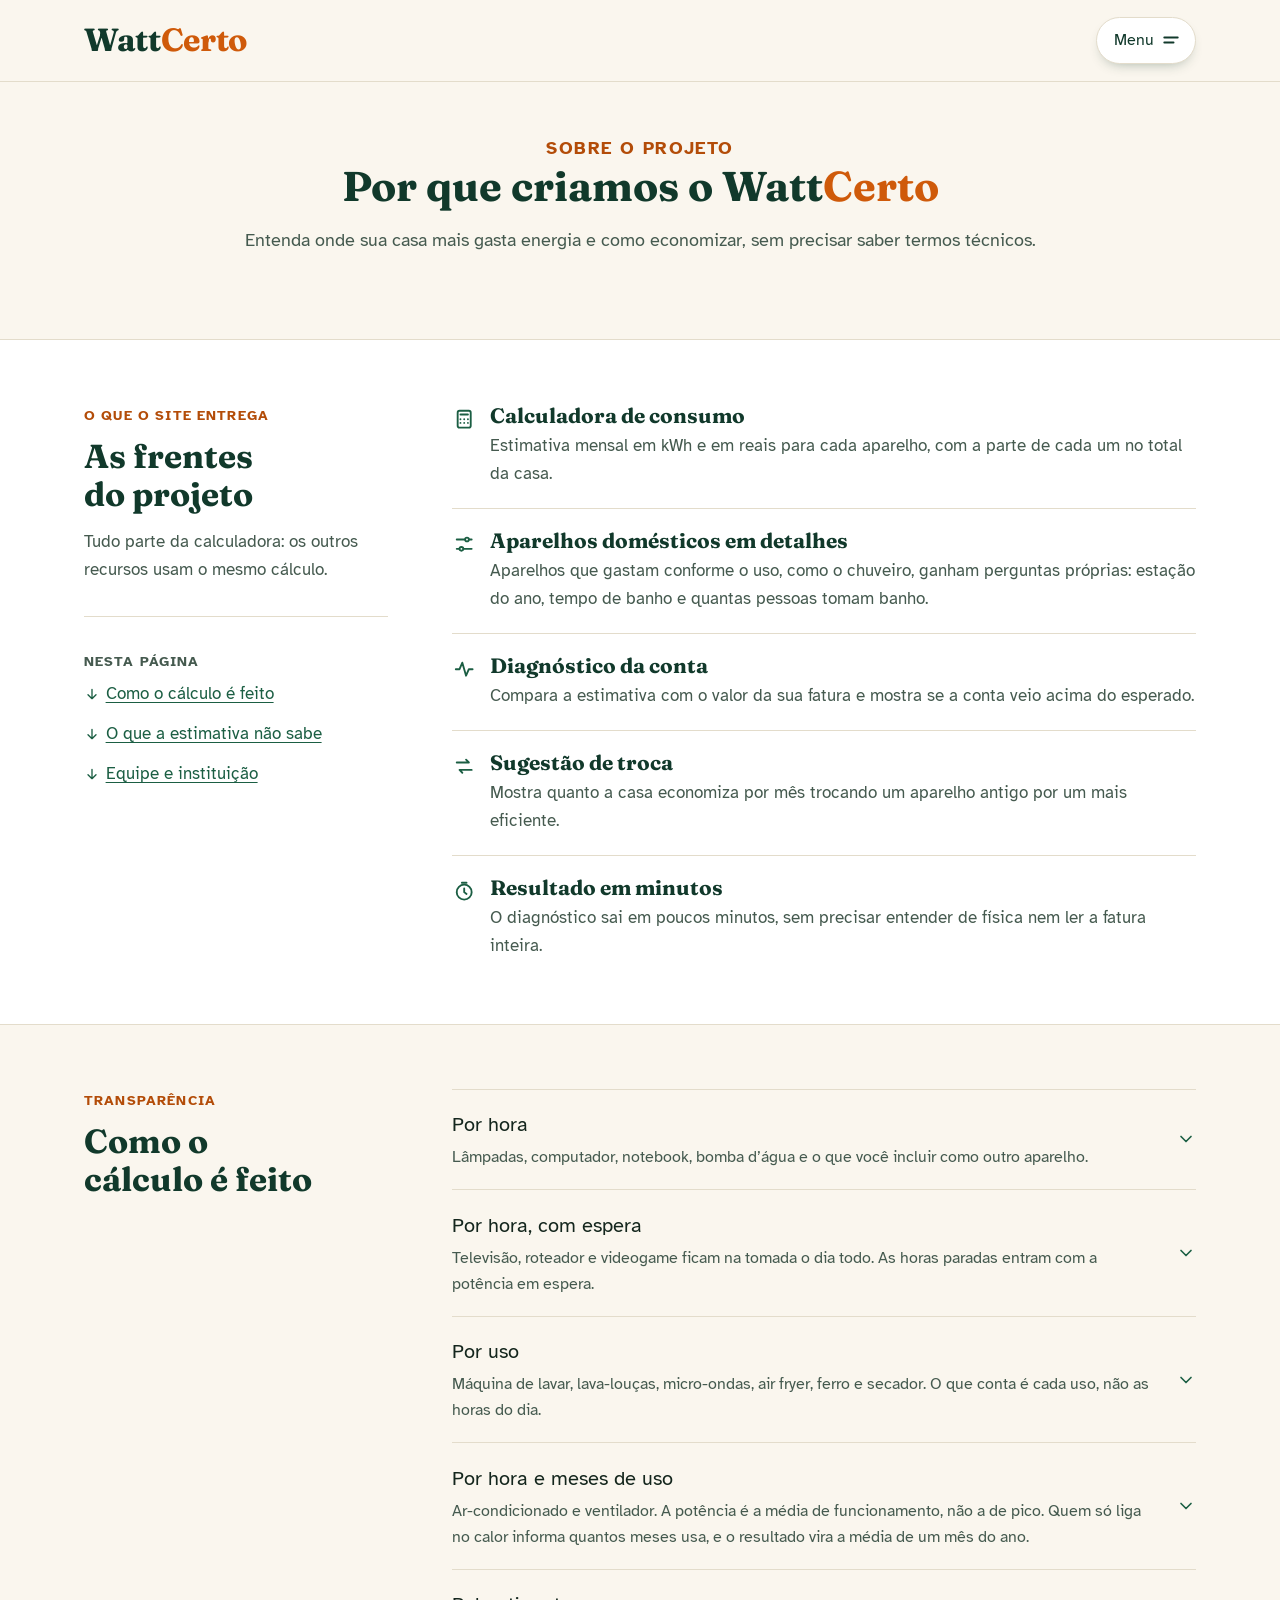
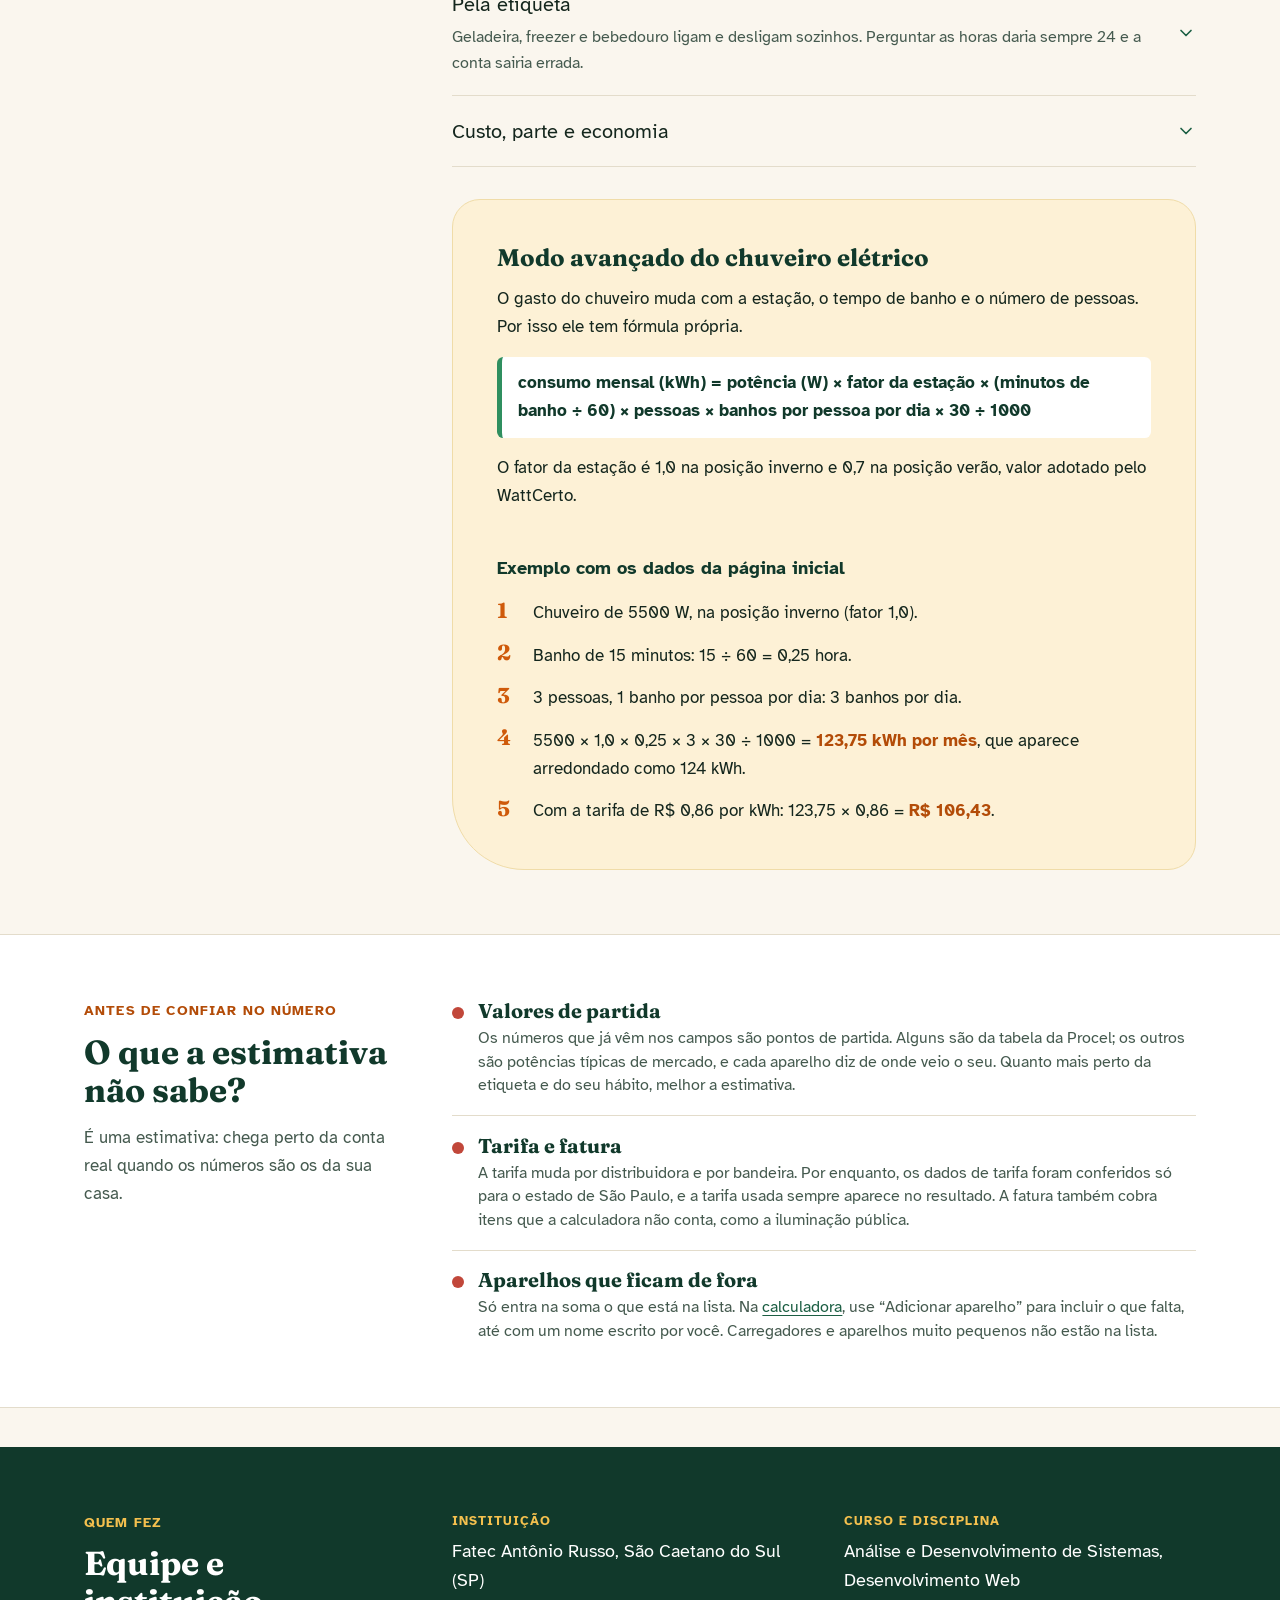
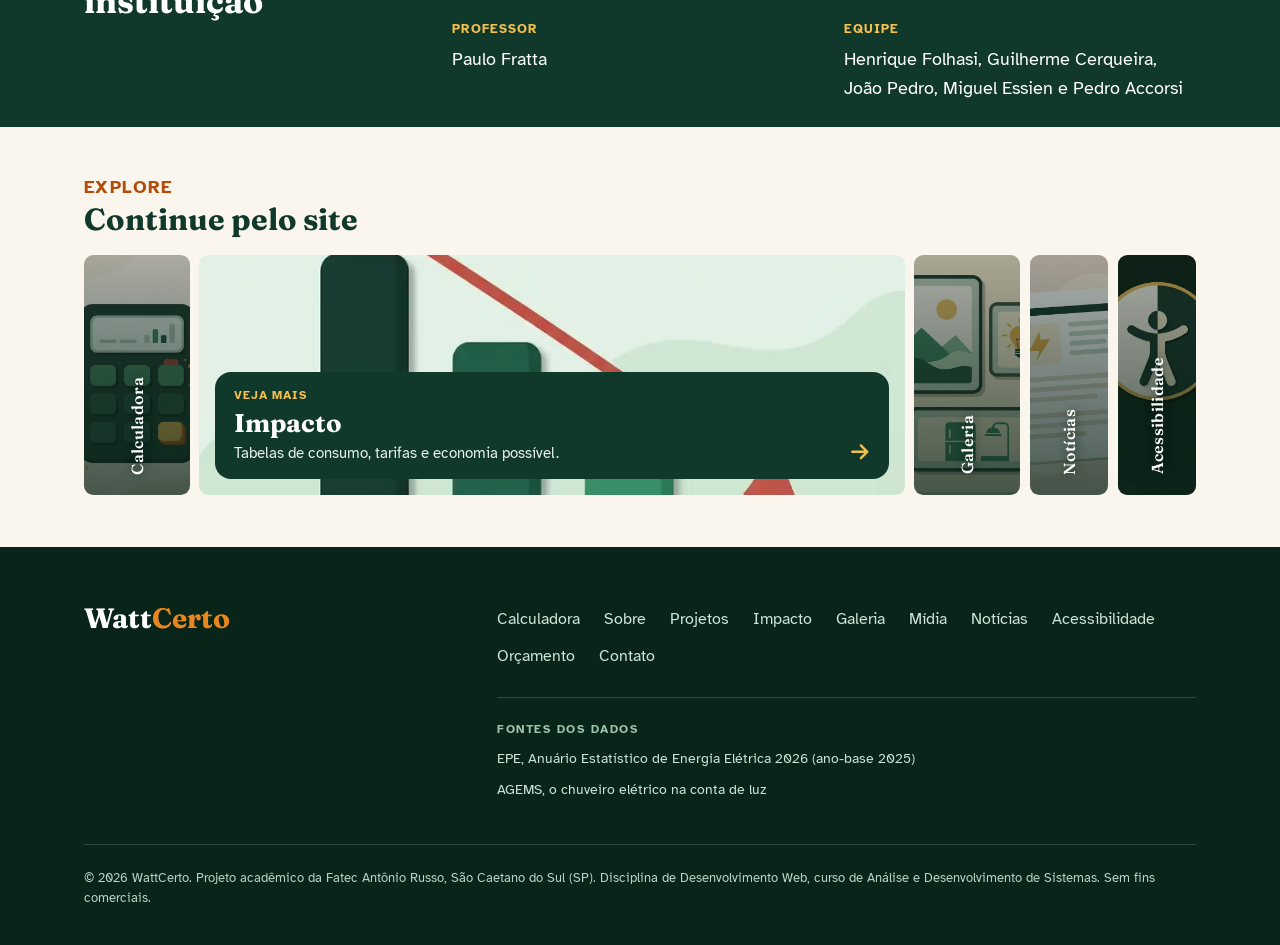
<file: sobre.html>
<!DOCTYPE html>
<html lang="pt-BR">
<head>
  <meta charset="UTF-8">
  <meta name="viewport" content="width=device-width, initial-scale=1">
  <title>Sobre o projeto | WattCerto</title>
  <meta name="description" content="Origem, missão e objetivos do WattCerto, projeto acadêmico da Fatec São Caetano do Sul.">
  <meta name="theme-color" content="#11392b">
  <meta property="og:type" content="website">
  <meta property="og:site_name" content="WattCerto">
  <meta property="og:locale" content="pt_BR">
  <meta property="og:title" content="Sobre o projeto | WattCerto">
  <meta property="og:description" content="Origem, missão e objetivos do WattCerto, projeto acadêmico da Fatec São Caetano do Sul.">
  <meta property="og:url" content="https://wattcertocalculadora.up.railway.app/sobre.html">
  <meta property="og:image" content="https://wattcertocalculadora.up.railway.app/img/previa-wattcerto.jpg">
  <meta property="og:image:width" content="1200">
  <meta property="og:image:height" content="630">
  <meta property="og:image:alt" content="Lâmpada acesa ao lado do título do WattCerto: Descubra para onde vai o dinheiro da sua conta de luz.">
  <meta name="twitter:card" content="summary_large_image">
  <link rel="preload" href="assets/fonts/fraunces-latin-700-normal.woff2" as="font" type="font/woff2" crossorigin>
  <link rel="stylesheet" href="css/style.css">
  <link rel="icon" href="img/favicon.svg" type="image/svg+xml">
  <script src="js/menu.js" defer></script>
  <script src="js/reel.js" defer></script>
  <script src="js/animacoes.js" defer></script>
</head>
<body>
  <a class="skip-link" href="#conteudo">Pular para o conteúdo principal</a>

  <header class="site-header">
    <div class="container header-inner">
      <a class="brand" href="index.html" aria-label="WattCerto, página inicial">Watt<span class="brand-certo">Certo</span></a>
      <button class="menu-toggle" type="button" aria-controls="menu-principal" aria-expanded="false">
        <span class="menu-texto">Menu</span>
        <span class="menu-circulo"><svg class="icon icone-menu" width="20" height="20" viewBox="0 0 24 24" aria-hidden="true"><path class="linha-1" d="M4 9h16"/><path class="linha-2" d="M4 15h11"/></svg></span>
      </button>
      <nav class="site-nav" aria-label="Principal">
        <ul class="nav-list" id="menu-principal">
          <li><a href="index.html">Início</a></li>
          <li><a href="calculadora.html">Calculadora</a></li>
          <li><a href="sobre.html" aria-current="page">Sobre</a></li>
          <li><a href="projetos.html">Projetos</a></li>
          <li><a href="impacto.html">Impacto</a></li>
          <li><a href="galeria.html">Galeria</a></li>
          <li><a href="midia.html">Mídia</a></li>
          <li><a href="noticias.html">Notícias</a></li>
          <li><a href="acessibilidade.html">Acessibilidade</a></li>
          <li><a href="orcamento_hospedagem.html">Orçamento</a></li>
          <li><a href="contato.html">Contato</a></li>
        </ul>
      </nav>
    </div>
  </header>

  <main id="conteudo" class="pagina-continua">

    <section class="section secao-abertura" aria-labelledby="titulo-sobre">
      <div class="container">
        <div class="section-head centro">
          <p class="kicker kicker-laranja">Sobre o projeto</p>
          <h1 id="titulo-sobre">Por que criamos o Watt<span class="brand-certo">Certo</span></h1>
          <p>Entenda onde sua casa mais gasta energia e como economizar, sem precisar saber termos técnicos.</p>
        </div>
      </div>
    </section>

    <section class="section section-white secao-trilho" id="frentes" aria-labelledby="titulo-recursos">
      <div class="container trilho">
        <div class="trilho-cabeca">
          <p class="kicker kicker-laranja">O que o site entrega</p>
          <h2 id="titulo-recursos">As frentes do projeto</h2>
            <p>Tudo parte da calculadora: os outros recursos usam o mesmo cálculo.</p>
            <nav class="nesta-pagina nesta-pagina-coluna" aria-label="Nesta página">
            <p>Nesta página</p>
            <ul>
              <li><a href="#como-calcula"><svg class="icon" width="16" height="16" viewBox="0 0 24 24" aria-hidden="true"><path d="M12 5v14M6 13l6 6 6-6"/></svg>Como o cálculo é feito</a></li>
              <li><a href="#limites"><svg class="icon" width="16" height="16" viewBox="0 0 24 24" aria-hidden="true"><path d="M12 5v14M6 13l6 6 6-6"/></svg>O que a estimativa não sabe</a></li>
              <li><a href="#ficha"><svg class="icon" width="16" height="16" viewBox="0 0 24 24" aria-hidden="true"><path d="M12 5v14M6 13l6 6 6-6"/></svg>Equipe e instituição</a></li>
            </ul>
          </nav>
        </div>
        <div class="trilho-conteudo">
          <ol class="frentes-lista">
            <li>
              <span class="frente-icone"><svg class="icon" width="24" height="24" viewBox="0 0 24 24" aria-hidden="true"><rect x="5" y="3" width="14" height="18" rx="2"/><path d="M8 7h8M8 12h.01M12 12h.01M16 12h.01M8 16h.01M12 16h.01M16 16h.01"/></svg></span>
              <h3>Calculadora de consumo</h3>
              <p>Estimativa mensal em kWh e em reais para cada aparelho, com a parte de cada um no total da casa.</p>
            </li>
            <li>
              <span class="frente-icone"><svg class="icon" width="24" height="24" viewBox="0 0 24 24" aria-hidden="true"><path d="M4 7h16M4 17h16"/><circle class="fi-bola fi-bola-1" cx="15" cy="7" r="2"/><circle class="fi-bola fi-bola-2" cx="9" cy="17" r="2"/></svg></span>
              <h3>Aparelhos domésticos em detalhes</h3>
              <p>Aparelhos que gastam conforme o uso, como o chuveiro, ganham perguntas próprias: estação do ano, tempo de banho e quantas pessoas tomam banho.</p>
            </li>
            <li>
              <span class="frente-icone"><svg class="icon" width="24" height="24" viewBox="0 0 24 24" aria-hidden="true"><path class="fi-pulso" pathLength="1" d="M3 12h4l3-7 4 14 3-7h4"/></svg></span>
              <h3>Diagnóstico da conta</h3>
              <p>Compara a estimativa com o valor da sua fatura e mostra se a conta veio acima do esperado.</p>
            </li>
            <li>
              <span class="frente-icone"><svg class="icon" width="24" height="24" viewBox="0 0 24 24" aria-hidden="true"><path class="fi-seta fi-seta-1" d="M4 8h13l-3-3"/><path class="fi-seta fi-seta-2" d="M20 16H7l3 3"/></svg></span>
              <h3>Sugestão de troca</h3>
              <p>Mostra quanto a casa economiza por mês trocando um aparelho antigo por um mais eficiente.</p>
            </li>
            <li>
              <span class="frente-icone"><svg class="icon" width="24" height="24" viewBox="0 0 24 24" aria-hidden="true"><circle cx="12" cy="13" r="8"/><path class="fi-ponteiro" d="M12 9v4l2.5 2"/><path d="M9.5 3h5"/></svg></span>
              <h3>Resultado em minutos</h3>
              <p>O diagnóstico sai em poucos minutos, sem precisar entender de física nem ler a fatura inteira.</p>
            </li>
          </ol>
        </div>
      </div>
    </section>

    <section class="section secao-trilho" id="como-calcula" aria-labelledby="titulo-formulas">
      <div class="container trilho">
        <div class="trilho-cabeca">
          <p class="kicker kicker-laranja">Transparência</p>
          <h2 id="titulo-formulas">Como o cálculo é feito</h2>
        </div>
        <div class="trilho-conteudo">
        <div class="regras">
          <details class="regra">
            <summary>
              <span class="regra-nome">
                <span class="regra-titulo" role="heading" aria-level="3">Por hora</span>
                <span class="regra-desc">Lâmpadas, computador, notebook, bomba d&rsquo;água e o que você incluir como outro aparelho.</span>
              </span>
              <svg class="icon regra-seta" width="20" height="20" viewBox="0 0 24 24" aria-hidden="true"><path d="M6 9l6 6 6-6"/></svg>
            </summary>
            <div class="regra-formulas">
              <p class="formula">kWh = potência (W) × horas por dia × quantidade × 30 ÷ 1000</p>
            </div>
          </details>
          <details class="regra">
            <summary>
              <span class="regra-nome">
                <span class="regra-titulo" role="heading" aria-level="3">Por hora, com espera</span>
                <span class="regra-desc">Televisão, roteador e videogame ficam na tomada o dia todo. As horas paradas entram com a potência em espera.</span>
              </span>
              <svg class="icon regra-seta" width="20" height="20" viewBox="0 0 24 24" aria-hidden="true"><path d="M6 9l6 6 6-6"/></svg>
            </summary>
            <div class="regra-formulas">
              <p class="formula">kWh = (potência × horas de uso + potência em espera × horas paradas) × quantidade × 30 ÷ 1000</p>
            </div>
          </details>
          <details class="regra">
            <summary>
              <span class="regra-nome">
                <span class="regra-titulo" role="heading" aria-level="3">Por uso</span>
                <span class="regra-desc">Máquina de lavar, lava-louças, micro-ondas, air fryer, ferro e secador. O que conta é cada uso, não as horas do dia.</span>
              </span>
              <svg class="icon regra-seta" width="20" height="20" viewBox="0 0 24 24" aria-hidden="true"><path d="M6 9l6 6 6-6"/></svg>
            </summary>
            <div class="regra-formulas">
              <p class="formula">kWh = potência (W) × (minutos por uso ÷ 60) × usos no mês ÷ 1000</p>
            </div>
          </details>
          <details class="regra">
            <summary>
              <span class="regra-nome">
                <span class="regra-titulo" role="heading" aria-level="3">Por hora e meses de uso</span>
                <span class="regra-desc">Ar-condicionado e ventilador. A potência é a média de funcionamento, não a de pico. Quem só liga no calor informa quantos meses usa, e o resultado vira a média de um mês do ano.</span>
              </span>
              <svg class="icon regra-seta" width="20" height="20" viewBox="0 0 24 24" aria-hidden="true"><path d="M6 9l6 6 6-6"/></svg>
            </summary>
            <div class="regra-formulas">
              <p class="formula">kWh = potência média × horas por dia × quantidade × 30 ÷ 1000 × (meses de uso ÷ 12)</p>
            </div>
          </details>
          <details class="regra">
            <summary>
              <span class="regra-nome">
                <span class="regra-titulo" role="heading" aria-level="3">Pela etiqueta</span>
                <span class="regra-desc">Geladeira, freezer e bebedouro ligam e desligam sozinhos. Perguntar as horas daria sempre 24 e a conta sairia errada.</span>
              </span>
              <svg class="icon regra-seta" width="20" height="20" viewBox="0 0 24 24" aria-hidden="true"><path d="M6 9l6 6 6-6"/></svg>
            </summary>
            <div class="regra-formulas">
              <p class="formula">kWh = consumo do selo Inmetro (kWh/mês) × quantidade</p>
            </div>
          </details>
          <details class="regra">
            <summary>
              <span class="regra-nome">
                <span class="regra-titulo" role="heading" aria-level="3">Custo, parte e economia</span>
              </span>
              <svg class="icon regra-seta" width="20" height="20" viewBox="0 0 24 24" aria-hidden="true"><path d="M6 9l6 6 6-6"/></svg>
            </summary>
            <div class="regra-formulas">
              <p class="formula">custo (R$) = kWh × tarifa</p>
              <p class="formula">parte (%) = kWh do aparelho ÷ kWh da casa × 100</p>
              <p class="formula">economia (R$) = (kWh atual − kWh do modelo eficiente) × tarifa</p>
              <p class="regra-nota">O nível de cada aparelho vem da parte dele na conta: <strong>alto</strong> a partir de 30%, <strong>médio</strong> de 10% até menos de 30% e <strong>baixo</strong> abaixo de 10%. O nível aparece sempre em texto e em cor.</p>
            </div>
          </details>
        </div>

          <div class="exemplo-chuveiro">
            <div class="exemplo-chuveiro-regra">
            <h3>Modo avançado do chuveiro elétrico</h3>
            <p>O gasto do chuveiro muda com a estação, o tempo de banho e o número de pessoas. Por isso ele tem fórmula própria.</p>
            <p class="formula">consumo mensal (kWh) = potência (W) × fator da estação × (minutos de banho ÷ 60) × pessoas × banhos por pessoa por dia × 30 ÷ 1000</p>
            <p>O fator da estação é 1,0 na posição inverno e 0,7 na posição verão, valor adotado pelo WattCerto.</p>
          </div>
            <div class="exemplo-chuveiro-conta">
            <h4>Exemplo com os dados da página inicial</h4>
            <ol class="conta-passos">
              <li>Chuveiro de 5500 W, na posição inverno (fator 1,0).</li>
              <li>Banho de 15 minutos: 15 ÷ 60 = 0,25 hora.</li>
              <li>3 pessoas, 1 banho por pessoa por dia: 3 banhos por dia.</li>
              <li>5500 × 1,0 × 0,25 × 3 × 30 ÷ 1000 = <strong class="palavra-destaque">123,75 kWh por mês</strong>, que aparece arredondado como 124 kWh.</li>
              <li>Com a tarifa de R$ 0,86 por kWh: 123,75 × 0,86 = <strong class="palavra-destaque">R$ 106,43</strong>.</li>
            </ol>
          </div>
          </div>
        </div>
      </div>
    </section>

    <section class="section section-white secao-trilho" id="limites" aria-labelledby="titulo-limites">
      <div class="container trilho">
        <div class="trilho-cabeca">
          <p class="kicker kicker-laranja">Antes de confiar no número</p>
          <h2 id="titulo-limites">O que a estimativa não sabe?</h2>
            <p>É uma estimativa: chega perto da conta real quando os números são os da sua casa.</p>
        </div>
        <div class="trilho-conteudo">
          <ol class="limites limites-numerados">
          <li>
            <span class="limite-ponto" aria-hidden="true"></span>
            <div>
              <h3>Valores de partida</h3>
              <p>Os números que já vêm nos campos são pontos de partida. Alguns são da tabela da Procel; os outros são potências típicas de mercado, e cada aparelho diz de onde veio o seu. Quanto mais perto da etiqueta e do seu hábito, melhor a estimativa.</p>
            </div>
          </li>
          <li>
            <span class="limite-ponto" aria-hidden="true"></span>
            <div>
              <h3>Tarifa e fatura</h3>
              <p>A tarifa muda por distribuidora e por bandeira. Por enquanto, os dados de tarifa foram conferidos só para o estado de São Paulo, e a tarifa usada sempre aparece no resultado. A fatura também cobra itens que a calculadora não conta, como a iluminação pública.</p>
            </div>
          </li>
          <li>
            <span class="limite-ponto" aria-hidden="true"></span>
            <div>
              <h3>Aparelhos que ficam de fora</h3>
              <p>Só entra na soma o que está na lista. Na <a href="calculadora.html">calculadora</a>, use &ldquo;Adicionar aparelho&rdquo; para incluir o que falta, até com um nome escrito por você. Carregadores e aparelhos muito pequenos não estão na lista.</p>
            </div>
          </li>
        </ol>
        </div>
      </div>
    </section>


    <section class="section secao-trilho band-dark faixa-verde" id="ficha" aria-labelledby="titulo-ficha">
      <div class="container trilho">
        <div class="trilho-cabeca">
          <p class="kicker">Quem fez</p>
          <h2 id="titulo-ficha">Equipe e instituição</h2>
        </div>
        <div class="trilho-conteudo">
          <dl class="ficha-lista">
            <div>
              <dt>Instituição</dt>
              <dd>Fatec Antônio Russo, São Caetano do Sul (SP)</dd>
            </div>
            <div>
              <dt>Curso e disciplina</dt>
              <dd>Análise e Desenvolvimento de Sistemas, Desenvolvimento Web</dd>
            </div>
            <div>
              <dt>Professor</dt>
              <dd>Paulo Fratta</dd>
            </div>
            <div>
              <dt>Equipe</dt>
              <dd>Henrique Folhasi, Guilherme Cerqueira, João Pedro, Miguel Essien e Pedro Accorsi</dd>
            </div>
          </dl>
        </div>
      </div>
    </section>

    <section class="section" aria-labelledby="titulo-explorar">
      <div class="container">
        <div class="section-head">
          <p class="kicker kicker-laranja">Explore</p>
          <h2 id="titulo-explorar">Continue pelo site</h2>
        </div>
        <div class="reel" role="group" aria-label="Páginas do site. Passe o mouse, use Tab ou toque para abrir uma fatia.">
          <ul class="reel-lista">
            <li><a class="reel-item" href="calculadora.html">
              <img src="img/reel-calculadora.webp" srcset="img/reel-calculadora-480.webp 480w, img/reel-calculadora.webp 800w" sizes="(min-width: 52rem) 50vw, 100vw" alt="" width="800" height="993" loading="lazy" decoding="async">
              <span class="reel-rotulo">Calculadora</span>
              <span class="reel-legenda"><strong>Calculadora</strong><span>O passo a passo do cálculo e o modo avançado.</span><svg class="reel-seta" width="22" height="22" viewBox="0 0 24 24" aria-hidden="true"><path d="M5 12h14M13 6l6 6-6 6"/></svg></span>
            </a></li>
            <li><a class="reel-item" data-proxima href="impacto.html">
              <img src="img/reel-impacto.webp" srcset="img/reel-impacto-480.webp 480w, img/reel-impacto.webp 800w" sizes="(min-width: 52rem) 50vw, 100vw" alt="" width="800" height="993" loading="lazy" decoding="async">
              <span class="reel-rotulo">Impacto</span>
              <span class="reel-legenda"><span class="reel-tag">Veja mais</span><strong>Impacto</strong><span>Tabelas de consumo, tarifas e economia possível.</span><svg class="reel-seta" width="22" height="22" viewBox="0 0 24 24" aria-hidden="true"><path d="M5 12h14M13 6l6 6-6 6"/></svg></span>
            </a></li>
            <li><a class="reel-item" href="galeria.html">
              <img src="img/reel-galeria.webp" srcset="img/reel-galeria-480.webp 480w, img/reel-galeria.webp 800w" sizes="(min-width: 52rem) 50vw, 100vw" alt="" width="800" height="993" loading="lazy" decoding="async">
              <span class="reel-rotulo">Galeria</span>
              <span class="reel-legenda"><strong>Galeria</strong><span>Telas do sistema e imagens dos aparelhos analisados.</span><svg class="reel-seta" width="22" height="22" viewBox="0 0 24 24" aria-hidden="true"><path d="M5 12h14M13 6l6 6-6 6"/></svg></span>
            </a></li>
            <li><a class="reel-item" href="noticias.html">
              <img src="img/reel-noticias.webp" srcset="img/reel-noticias-480.webp 480w, img/reel-noticias.webp 800w" sizes="(min-width: 52rem) 50vw, 100vw" alt="" width="800" height="993" loading="lazy" decoding="async">
              <span class="reel-rotulo">Notícias</span>
              <span class="reel-legenda"><strong>Notícias</strong><span>Bandeiras tarifárias e eficiência energética.</span><svg class="reel-seta" width="22" height="22" viewBox="0 0 24 24" aria-hidden="true"><path d="M5 12h14M13 6l6 6-6 6"/></svg></span>
            </a></li>
            <li><a class="reel-item" href="acessibilidade.html">
              <img src="img/reel-acessibilidade.webp" srcset="img/reel-acessibilidade-480.webp 480w, img/reel-acessibilidade.webp 800w" sizes="(min-width: 52rem) 50vw, 100vw" alt="" width="800" height="993" loading="lazy" decoding="async">
              <span class="reel-rotulo">Acessibilidade</span>
              <span class="reel-legenda"><strong>Acessibilidade</strong><span>Recursos e compromissos de inclusão do site.</span><svg class="reel-seta" width="22" height="22" viewBox="0 0 24 24" aria-hidden="true"><path d="M5 12h14M13 6l6 6-6 6"/></svg></span>
            </a></li>
          </ul>
        </div>
      </div>
    </section>
  </main>

  <footer class="site-footer">
    <div class="container rodape">
      <div class="rodape-topo">
        <div class="rodape-marca">
          <p class="footer-brand">Watt<span class="brand-certo">Certo</span></p>
        </div>
        <div class="rodape-colunas">
          <nav class="rodape-links" aria-label="Rodapé">
            <ul>
              <li><a href="calculadora.html">Calculadora</a></li>
              <li><a href="sobre.html">Sobre</a></li>
              <li><a href="projetos.html">Projetos</a></li>
              <li><a href="impacto.html">Impacto</a></li>
              <li><a href="galeria.html">Galeria</a></li>
              <li><a href="midia.html">Mídia</a></li>
              <li><a href="noticias.html">Notícias</a></li>
              <li><a href="acessibilidade.html">Acessibilidade</a></li>
              <li><a href="orcamento_hospedagem.html">Orçamento</a></li>
              <li><a href="contato.html">Contato</a></li>
            </ul>
          </nav>
          <div class="rodape-fontes">
            <h2>Fontes dos dados</h2>
            <ul>
              <li><a href="https://www.epe.gov.br/sites-pt/publicacoes-dados-abertos/publicacoes/PublicacoesArquivos/publicacao-160/topico-168/Anuario_Sumario%20Executivo_2026_V1.pdf">EPE, Anuário Estatístico de Energia Elétrica 2026 (ano-base 2025)</a></li>
              <li><a href="https://www.agems.ms.gov.br/chuveiro-eletrico-e-o-maior-consumidor-de-energia-em-uma-residencia/">AGEMS, o chuveiro elétrico na conta de luz</a></li>
            </ul>
          </div>
        </div>
      </div>

      <p class="footer-note">© 2026 WattCerto. Projeto acadêmico da Fatec Antônio Russo, São Caetano do Sul (SP). Disciplina de Desenvolvimento Web, curso de Análise e Desenvolvimento de Sistemas. Sem fins comerciais.</p>
    </div>
  </footer>
</body>
</html>
</file>
<file: css/style.css>
/* ==========================================================================
   WattCerto: folha de estilo principal
   Projeto de Site MVP, Desenvolvimento Web, Fatec São Caetano do Sul
   Fontes hospedadas localmente (sem requisições a terceiros).
   ========================================================================== */

/* ---------- Fontes ---------- */
@font-face {
  font-family: "Atkinson Hyperlegible";
  src: url("../assets/fonts/atkinson-hyperlegible-latin-400-normal.woff2") format("woff2");
  font-weight: 400;
  font-style: normal;
  font-display: swap;
}
@font-face {
  font-family: "Atkinson Hyperlegible";
  src: url("../assets/fonts/atkinson-hyperlegible-latin-400-italic.woff2") format("woff2");
  font-weight: 400;
  font-style: italic;
  font-display: swap;
}
@font-face {
  font-family: "Atkinson Hyperlegible";
  src: url("../assets/fonts/atkinson-hyperlegible-latin-700-normal.woff2") format("woff2");
  font-weight: 700;
  font-style: normal;
  font-display: swap;
}

/* Versão mais fina (300) da Atkinson Hyperlegible, da família "Next" do Braille
   Institute. Usada só em textos de apoio que pedem um peso mais leve. */
@font-face {
  font-family: "Atkinson Hyperlegible Next";
  src: url("../assets/fonts/atkinson-hyperlegible-next-latin-300-normal.woff2") format("woff2");
  font-weight: 300;
  font-style: normal;
  font-display: swap;
}
/* Peso médio (500) da mesma família, para as opções do menu: um pouco mais
   grossas que o texto normal (400) sem chegar ao negrito (700). */
@font-face {
  font-family: "Atkinson Hyperlegible Next";
  src: url("../assets/fonts/atkinson-hyperlegible-next-latin-500-normal.woff2") format("woff2");
  font-weight: 500;
  font-style: normal;
  font-display: swap;
}
@font-face {
  font-family: "Atkinson Hyperlegible Next";
  src: url("../assets/fonts/atkinson-hyperlegible-next-latin-700-normal.woff2") format("woff2");
  font-weight: 700;
  font-style: normal;
  font-display: swap;
}
@font-face {
  font-family: "Fraunces";
  src: url("../assets/fonts/fraunces-latin-600-normal.woff2") format("woff2");
  font-weight: 600;
  font-style: normal;
  font-display: swap;
}
@font-face {
  font-family: "Fraunces";
  src: url("../assets/fonts/fraunces-latin-700-normal.woff2") format("woff2");
  font-weight: 700;
  font-style: normal;
  font-display: swap;
}

/* ---------- Tokens de design ---------- */
:root {
  /* Verdes: identidade principal */
  --verde-950: #092419;
  --verde-900: #11392b;
  --verde-700: #1b5e43;
  --verde-500: #2f8f5f;
  --verde-200: #bfddc9;
  --verde-100: #e6f2ea;

  /* Níveis de consumo (mesma semântica do protótipo do sistema) */
  --nivel-baixo: #2f8f5f;
  --nivel-medio: #e8871e;
  --nivel-alto: #c1473a;
  --nivel-baixo-bg: #e6f2ea;
  --nivel-medio-bg: #fcedda;
  --nivel-alto-bg: #f9e4e1;
  --nivel-alto-texto: #a63a2e;
  --nivel-alto-sobre-escuro: #e97a6a; /* texto vermelho sobre o verde escuro (4,5:1) */
  --vermelho-sangue: #8f1a12; /* fundo das etiquetas de valor, com texto branco (9:1) */
  --nivel-alto-contorno: #d9564a; /* contorno vermelho sobre o verde escuro (3,3:1) */
  --nivel-medio-texto: #8a4b00;
  --nivel-baixo-texto: #1b5e43;
  --nivel-critico: #7a1f16;

  /* Laranja da marca: o check que vira "Certo". O mais escuro serve em fundo
     claro (3,8:1 sobre o papel, texto grande); o claro, no rodapé escuro. */
  --laranja-marca: #cf5a0a;
  --laranja-marca-claro: #e8871e;

  /* Sol: destaque */
  --sol-500: #e9a21b;
  --sol-400: #f4c04e;
  --sol-100: #fdf1d6;
  --sol-texto: #7a4b00;
  /* Degradê de consumo: começa no amarelo e vai ao laranja escuro. Usado nos números e no sublinhado sobre fundo escuro. */
  --degrade-consumo: linear-gradient(90deg, #f4c04e 0%, #e8871e 55%, #d9620f 100%);

  /* Argila: apoio */
  --argila-700: #9a4a24;
  --argila-100: #f7e5da;

  /* Neutros */
  --ink: #14261d;
  --muted: #455a4f;
  --bg: #faf6ee;
  --card: #ffffff;
  --line: #e3dccb;
  --cinza-botao: #efede8;
  --cinza-botao-borda: #c9c6bd;
  --cinza-botao-texto: #686c68;
  --foco: #1d4ed8;

  --raio: 1.125rem;
  --largura: 72rem;

  --fonte-texto: "Atkinson Hyperlegible", system-ui, -apple-system, "Segoe UI", Arial, sans-serif;
  --fonte-titulo: "Fraunces", Georgia, "Times New Roman", serif;
  --fonte-numero: ui-monospace, "SFMono-Regular", Menlo, Consolas, "Liberation Mono", monospace;
}

/* ---------- Base ---------- */
*,
*::before,
*::after {
  box-sizing: border-box;
}

html {
  scroll-padding-top: 1rem;
  font-size: 100%;
  -webkit-text-size-adjust: 100%;
  scroll-behavior: smooth;
}

body {
  margin: 0;
  background: var(--bg);
  color: var(--ink);
  font-family: var(--fonte-texto);
  font-size: 1.0625rem;
  line-height: 1.65;
}

img,
svg {
  display: block;
  max-width: 100%;
  height: auto;
}

/* Palavras longas quebram em vez de empurrar a página para o lado (letra grande, tela estreita). */
h1,
h2,
h3,
p,
li,
dd,
dt,
td,
th,
label,
legend {
  overflow-wrap: break-word;
}

h1,
h2,
h3 {
  font-family: var(--fonte-titulo);
  font-weight: 700;
  color: var(--verde-900);
  line-height: 1.15;
  margin: 0;
}

p {
  margin: 0 0 1rem;
}

a {
  color: var(--verde-700);
  text-underline-offset: 0.2em;
}

a:hover {
  color: var(--verde-900);
}

:focus-visible {
  outline: 3px solid var(--foco);
  outline-offset: 3px;
  border-radius: 0.35rem;
}

.container {
  width: 100%;
  max-width: var(--largura);
  margin-inline: auto;
  padding-inline: 1.25rem;
}

.visually-hidden {
  position: absolute;
  width: 1px;
  height: 1px;
  margin: -1px;
  padding: 0;
  overflow: hidden;
  clip: rect(0, 0, 0, 0);
  white-space: nowrap;
  border: 0;
}

/* ---------- Link "pular para o conteúdo" ---------- */
.skip-link {
  position: absolute;
  left: 1rem;
  top: -4rem;
  z-index: 100;
  padding: 0.8rem 1.1rem;
  background: var(--verde-900);
  color: #fff;
  font-weight: 700;
  border-radius: 0.6rem;
  text-decoration: none;
}

.skip-link:focus {
  top: 1rem;
}

/* ---------- Cabeçalho e navegação ---------- */
.site-header {
  background: var(--bg);
  border-bottom: 1px solid var(--line);
}

.header-inner {
  display: flex;
  align-items: center;
  justify-content: space-between;
  gap: 1rem;
  padding-block: 0.7rem;
}

.brand {
  position: relative;
  display: inline-flex;
  align-items: center;
  gap: 0;
  color: var(--verde-900);
  font-family: var(--fonte-titulo);
  /* Maior, com a linha mais justa: a barra do topo mantém a mesma altura. */
  font-size: 2rem;
  font-weight: 700;
  line-height: 1.25;
  letter-spacing: -0.01em;
  text-decoration: none;
  white-space: nowrap;
}

/* Botão do menu no celular: uma pílula branca com a palavra "Menu" e o
   ícone de duas linhas verdes. Aberto, as linhas viram um X. */
.menu-toggle {
  display: none;
  align-items: center;
  gap: 0.45rem;
  min-height: 2.9rem;
  padding: 0.35rem 0.85rem 0.35rem 1.1rem;
  border: 1px solid var(--line);
  border-radius: 999px;
  background: #fff;
  box-shadow: 0 6px 14px -8px rgba(17, 57, 43, 0.45);
  color: var(--verde-900);
  font: inherit;
  font-size: 1rem;
  cursor: pointer;
  transition: border-color 0.2s, transform 0.15s, gap 0.3s, padding 0.3s;
}

.menu-circulo {
  display: grid;
  place-items: center;
}

/* Aberto, a palavra "Menu" recolhe e fica só o X (ela continua sendo o nome
   do botão para leitores de tela). */
.menu-texto {
  display: inline-block;
  max-width: 4rem;
  overflow: hidden;
  white-space: nowrap;
  transition: max-width 0.3s cubic-bezier(0.65, 0, 0.35, 1), opacity 0.2s;
}

.menu-toggle[aria-expanded="true"] {
  gap: 0;
  padding-inline: 0.75rem;
}

.menu-toggle[aria-expanded="true"] .menu-texto {
  max-width: 0;
  opacity: 0;
}

.menu-toggle .icon {
  stroke-width: 2.4;
}

.menu-toggle:hover {
  border-color: rgba(27, 94, 67, 0.45);
}

.menu-toggle:active {
  transform: scale(0.96);
}

/* As duas linhas do ícone giram e viram um X ao abrir (e voltam ao fechar),
   no mesmo ritmo das animações da marca. */
.icone-menu path {
  transform-box: fill-box;
  transform-origin: center;
  transition: transform 0.35s cubic-bezier(0.65, 0, 0.35, 1);
}

.menu-toggle[aria-expanded="true"] .linha-1 {
  transform: translateY(3px) rotate(45deg);
}

/* A linha de baixo é menor: cresce até o tamanho da de cima para fechar o X. */
.menu-toggle[aria-expanded="true"] .linha-2 {
  transform: translate(2.5px, -3px) rotate(-45deg) scaleX(1.4545);
}

/* Itens do menu entram um depois do outro, descendo de leve. */
@keyframes menu-entra {
  from {
    opacity: 0;
    transform: translateY(-0.4rem);
  }

  to {
    opacity: 1;
    transform: none;
  }
}

.js .nav-list.is-open li {
  animation: menu-entra 0.35s cubic-bezier(0.22, 1, 0.36, 1) both;
}

.js .nav-list.is-open li:nth-child(2) { animation-delay: 0.03s; }
.js .nav-list.is-open li:nth-child(3) { animation-delay: 0.06s; }
.js .nav-list.is-open li:nth-child(4) { animation-delay: 0.09s; }
.js .nav-list.is-open li:nth-child(5) { animation-delay: 0.12s; }
.js .nav-list.is-open li:nth-child(6) { animation-delay: 0.15s; }
.js .nav-list.is-open li:nth-child(7) { animation-delay: 0.18s; }
.js .nav-list.is-open li:nth-child(8) { animation-delay: 0.21s; }
.js .nav-list.is-open li:nth-child(9) { animation-delay: 0.24s; }
.js .nav-list.is-open li:nth-child(10) { animation-delay: 0.27s; }
.js .nav-list.is-open li:nth-child(11) { animation-delay: 0.3s; }

@media (prefers-reduced-motion: reduce) {
  .icone-menu path {
    transition: none;
  }

  .js .nav-list.is-open li {
    animation: none;
  }

  .js .site-nav,
  .nav-list.tem-indicador::before,
  .menu-toggle,
  .menu-texto {
    transition: none;
  }

  .menu-toggle:active {
    transform: none;
  }
}

.nav-list {
  position: relative;
  display: flex;
  flex-wrap: wrap;
  justify-content: flex-end;
  gap: 0.1rem;
  margin: 0;
  padding: 0;
  list-style: none;
}

.nav-list a {
  position: relative;
  z-index: 1;
  display: block;
  min-height: 2.75rem;
  padding: 0.6rem 0.7rem;
  border-radius: 0.6rem;
  /* Itens do menu discretos: peso normal e tom mais suave; a página atual
     fica no verde escuro, com a pílula e o sublinhado. */
  color: var(--muted);
  font-family: "Atkinson Hyperlegible Next", var(--fonte-texto);
  font-size: 0.95rem;
  font-weight: 500;
  text-decoration: none;
}

/* Mouse por cima de uma opção: laranja claro (a página atual fica verde). */
.nav-list a:not([aria-current="page"]):hover {
  background: #fdebdc;
  color: #9a3f07;
}

.nav-list a[aria-current="page"] {
  background: var(--verde-100);
  color: var(--verde-900);
}

/* Com JavaScript, o fundo da página atual é uma pílula só (::before da lista),
   que desliza até o item tocado antes de a página nova abrir. */
.nav-list a {
  transition: background-color 0.2s, color 0.2s;
}

.nav-list.tem-indicador::before {
  position: absolute;
  top: 0;
  left: 0;
  z-index: 0;
  width: var(--ind-l, 0);
  height: var(--ind-a, 0);
  border-radius: 0.6rem;
  background: var(--verde-100);
  content: "";
  transform: translate(var(--ind-x, 0), var(--ind-y, 0));
  transition:
    transform 0.32s cubic-bezier(0.65, 0, 0.35, 1),
    width 0.32s cubic-bezier(0.65, 0, 0.35, 1),
    height 0.32s cubic-bezier(0.65, 0, 0.35, 1);
}

.nav-list.sem-transicao::before {
  transition: none;
}

.nav-list.surgindo::before {
  animation: menu-pilula-surge 0.28s ease both;
}

@keyframes menu-pilula-surge {
  from {
    opacity: 0;
    scale: 0.85;
  }
}

.nav-list.tem-indicador a[aria-current="page"] {
  background: transparent;
}

/* Página atual: nome em negrito, sem sublinhado. Ao clicar em outra página,
   o negrito passa para ela junto com a pílula. Cada nome reserva a largura
   da versão em negrito (cópia invisível), para os itens não pularem. */
.nav-list a[aria-current="page"],
.nav-list a.alvo {
  font-weight: 700;
}

.nav-list.trocando a[aria-current="page"] {
  font-weight: 500;
}

.nav-texto {
  display: inline-flex;
  flex-direction: column;
}

.nav-texto::after {
  height: 0;
  overflow: hidden;
  font-weight: 700;
  visibility: hidden;
  content: attr(data-texto);
}

/* Durante a troca, só a pílula que desliza fica pintada. */
.nav-list.trocando a:hover {
  background: transparent;
}

.nav-list.trocando a.alvo {
  color: var(--verde-900);
}

.nav-list a.alvo {
  color: var(--verde-900);
}

@media (max-width: 70rem) {
  .js .menu-toggle {
    display: inline-flex;
  }

  /* Mesma altura de barra que antes (o painel não ocupa mais espaço nela). */
  .js .header-inner {
    padding-block: 1.2rem;
  }

  .header-inner {
    flex-wrap: wrap;
  }

  .nav-list {
    justify-content: flex-start;
  }
}

/* ---------- Botões ---------- */
.btn {
  display: inline-flex;
  align-items: center;
  justify-content: center;
  gap: 0.55rem;
  /* Nunca mais largo que o espaço disponível: com letra grande, o texto do botão quebra em duas linhas. */
  max-width: 100%;
  min-height: 3rem;
  padding: 0.75rem 1.5rem;
  text-align: center;
  border: 2px solid var(--verde-700);
  border-radius: 999px;
  font-family: var(--fonte-texto);
  font-size: 1rem;
  font-weight: 700;
  line-height: 1.2;
  text-decoration: none;
  cursor: pointer;
  transition: background-color 0.2s, color 0.2s, transform 0.2s, box-shadow 0.2s;
}

.btn:disabled {
  cursor: not-allowed;
}

.btn:hover {
  transform: translateY(-2px);
  box-shadow: 0 10px 20px -12px rgba(17, 57, 43, 0.6);
}

.btn-primary {
  background: var(--verde-700);
  color: #fff;
}

.btn-primary:hover {
  background: var(--verde-900);
  border-color: var(--verde-900);
  color: #fff;
}

.btn-destaque {
  min-height: 3.4rem;
  padding: 0.8rem 0.9rem 0.8rem 1.75rem;
  border-color: var(--verde-900);
  background: var(--laranja-marca);
  color: #fff;
  font-size: 1.2rem;
  box-shadow: 4px 5px 0 var(--verde-900);
}

/* O efeito de apertar (desce e a sombra encolhe) só no clique. */
.btn-destaque:hover {
  transform: none;
  border-color: var(--verde-900);
  background: var(--laranja-marca);
  color: #fff;
}

.btn-destaque:active {
  transform: translate(2px, 3px);
  box-shadow: 2px 2px 0 var(--verde-900);
}

.btn-destaque.btn-degrade,
.btn-destaque.btn-degrade:hover {
  background: linear-gradient(90deg, #d4800f 0%, #cc6a0c 55%, #c4530a 100%);
  border-color: var(--verde-900);
  color: #fff;
}

.btn-destaque.btn-degrade {
  box-shadow: 4px 5px 0 var(--verde-900);
}

/* "Simular meu consumo" (só na Home): afunda também com o mouse por cima. */
.btn-destaque.btn-degrade:hover,
.btn-destaque.btn-degrade:active {
  transform: translate(2px, 3px);
  box-shadow: 2px 2px 0 var(--verde-900);
}

.btn-destaque .icon {
  box-sizing: border-box;
  width: 2.1rem;
  height: 2.1rem;
  padding: 0.4rem;
  border-radius: 50%;
  background: var(--verde-900);
  color: #fff;
  transition: transform 0.2s;
}

.btn-destaque:hover .icon {
  transform: none;
}

.btn-ghost {
  background: transparent;
  color: var(--verde-700);
}

.btn-ghost:hover {
  background: var(--verde-100);
  color: var(--verde-900);
}

.icon {
  flex-shrink: 0;
  fill: none;
  stroke: currentColor;
  stroke-width: 2;
  stroke-linecap: round;
  stroke-linejoin: round;
}

/* ---------- Hero ---------- */
.hero {
  padding-block: clamp(2.25rem, 5vw, 4.5rem);
}

.hero-grid {
  display: grid;
  grid-template-columns: minmax(0, 1.1fr) minmax(0, 0.9fr);
  gap: clamp(1.75rem, 4vw, 3.5rem);
  align-items: center;
}

.eyebrow {
  display: inline-flex;
  align-items: center;
  gap: 0.5rem;
  padding: 0.35rem 0.9rem;
  border-radius: 999px;
  background: var(--verde-100);
  color: var(--verde-700);
  font-size: 0.9rem;
  font-weight: 700;
}

.hero h1 {
  margin: 1rem 0;
  font-size: clamp(2.35rem, 5vw, 3.6rem);
  letter-spacing: -0.015em;
}

.lead {
  max-width: 34rem;
  color: var(--muted);
  font-size: 1.2rem;
}

.hero-actions {
  display: flex;
  flex-wrap: wrap;
  gap: 0.85rem;
  margin-top: 1.75rem;
}

.hero-art {
  position: relative;
  margin: 0 0 4.5rem;
}

.hero-art img,
.hero-art .hero-svg {
  display: block;
  width: 100%;
  height: auto;
  border-radius: 2.25rem 2.25rem 2.25rem 6rem;
  box-shadow: 0 28px 50px -28px rgba(17, 57, 43, 0.55);
}

/* Destaque do vilão sobre a ilustração: dado do exemplo da tabela abaixo */
.hero-ticket {
  position: absolute;
  left: -2rem;
  bottom: -4.5rem;
  display: grid;
  gap: 0.15rem;
  max-width: 17rem;
  padding: 1.1rem 1.3rem;
  border: 1px solid var(--line);
  border-radius: 1.1rem;
  background: #fff;
  color: var(--ink);
  box-shadow: 0 22px 40px -22px rgba(17, 57, 43, 0.6);
}

.ticket-contexto {
  color: var(--muted);
  font-size: 0.82rem;
}

.ticket-nome {
  display: flex;
  align-items: center;
  gap: 0.5rem;
  font-size: 0.95rem;
  font-weight: 700;
}

.ticket-valor {
  color: var(--nivel-alto-texto);
  font-family: var(--fonte-titulo);
  font-size: 2.4rem;
  font-weight: 700;
  line-height: 1.1;
}

.ticket-valor small {
  display: block;
  margin-top: 0.2rem;
  color: var(--muted);
  font-family: var(--fonte-texto);
  font-size: 0.95rem;
  font-weight: 400;
  line-height: 1.3;
}

/* O valor em reais ganha o vermelho de "alto" e um tamanho maior, para se
   destacar do resto do card. */
.ticket-reais {
  color: var(--nivel-alto-texto);
  font-family: "Atkinson Hyperlegible Next", var(--fonte-texto);
  font-size: 1.2em;
  font-weight: 700;
}

.ticket-sub {
  margin-top: 0.15rem;
  color: var(--verde-900);
  font-family: "Atkinson Hyperlegible Next", var(--fonte-texto);
  font-size: 0.82rem;
  font-weight: 700;
  line-height: 1.35;
  text-wrap: balance;
}

/* Grifo do título: uma faixa amarela que passa da esquerda para a direita,
   como marca-texto no papel. Quando a frase quebra de linha, a faixa termina
   uma linha e continua na seguinte. Parada (ou sem animação), fica inteira. */
.marca {
  background-image: linear-gradient(var(--sol-400), var(--sol-400));
  background-repeat: no-repeat;
  background-position: 0 90%;
  background-size: 100% 26%;
  animation: grifar 1.1s cubic-bezier(0.4, 0, 0.2, 1) 0.75s backwards;
}

/* Com a abertura na tela, o grifo espera ela sair. */
.intro-on .marca {
  animation-delay: 3.95s;
}

.intro-pular .marca {
  animation-delay: 0.35s;
}

@keyframes grifar {
  from {
    background-size: 0% 26%;
  }
}

@keyframes subir {
  from {
    opacity: 0;
    transform: translateY(14px);
  }
}

.hero-grid > div > * {
  animation: subir 0.6s ease-out both;
}

.hero-grid > div > :nth-child(1) { animation-delay: var(--atraso-intro); }
.hero-grid > div > :nth-child(2) { animation-delay: calc(var(--atraso-intro) + 0.08s); }
.hero-grid > div > :nth-child(3) { animation-delay: calc(var(--atraso-intro) + 0.16s); }
.hero-grid > div > :nth-child(4) { animation-delay: calc(var(--atraso-intro) + 0.24s); }
.hero-grid > div > :nth-child(5) { animation-delay: calc(var(--atraso-intro) + 0.32s); }

.hero-art {
  animation: subir 0.8s ease-out calc(var(--atraso-intro) + 0.15s) both;
}

@media (max-width: 52rem) {
  .hero-grid {
    grid-template-columns: minmax(0, 1fr);
  }

  .hero-art {
    margin-bottom: 0.5rem;
  }

  /* No celular o destaque encosta na ilustração sem cobrir os ícones */
  .hero-ticket {
    position: relative;
    left: auto;
    bottom: auto;
    max-width: none;
    margin: -2.5rem 0.75rem 0;
  }
}

.selo {
  display: flex;
  align-items: flex-start;
  gap: 0.35rem;
  margin: 1.75rem 0 0;
  color: var(--verde-700);
  font-family: "Atkinson Hyperlegible Next", var(--fonte-texto);
  font-size: 0.95rem;
  font-weight: 300;
  line-height: 1.4;
  text-wrap: balance;
}

.selo .icon {
  flex-shrink: 0;
  margin-top: calc((1.4em - 18px) / 2);
}

/* ---------- Seções ---------- */
.section {
  padding-block: clamp(3rem, 7vw, 5.5rem);
}

.section-white {
  background: #fff;
  border-block: 1px solid var(--line);
}

.section-head {
  max-width: 42rem;
  margin-bottom: 2.25rem;
}

.kicker {
  margin: 0 0 0.6rem;
  color: var(--verde-700);
  font-size: 0.9rem;
  font-weight: 700;
  letter-spacing: 0.08em;
  text-transform: uppercase;
}

/* "economizar?" sublinhado em laranja da marca, como no título do hero (grifo). */
.sublinha-laranja {
  padding-bottom: 0.04em;
  background-image: linear-gradient(var(--laranja-marca), var(--laranja-marca));
  background-repeat: no-repeat;
  background-position: 0 100%;
  background-size: 100% 3px;
  -webkit-box-decoration-break: clone;
  box-decoration-break: clone;
}

/* Com JavaScript, o grifo espera sem traço e é desenhado da esquerda para a
   direita quando o título aparece na tela. */
.sublinha-laranja.grifo-espera {
  background-size: 0 3px;
}

.sublinha-laranja.grifo-espera.desenhar {
  background-size: 100% 3px;
  transition: background-size 0.9s cubic-bezier(0.65, 0, 0.35, 1) 0.15s;
}

.kicker.kicker-laranja {
  /* Laranja da marca mais escuro, para o texto pequeno passar no contraste AA: 4,9 para 1 sobre o bege e
     5,3 para 1 sobre o branco (antes #c4530a, que dava 4,2 para 1 sobre o bege). */
  color: #b34c08;
}

.section h1,
.section h2 {
  font-size: clamp(1.8rem, 3.8vw, 2.6rem);
}

.section-head p {
  margin: 0.9rem 0 0;
  color: var(--muted);
  font-size: 1.1rem;
}

/* ---------- Cartões ---------- */
.grid-3 {
  display: grid;
  grid-template-columns: repeat(auto-fit, minmax(min(16.5rem, 100%), 1fr));
  gap: 1.25rem;
}

/* Acessibilidade: lista "O que fizemos para quem usa o site", centralizada.
   Cada situação é uma caixa branca (como os cartões do site), uma embaixo da outra. */
.a11y-lista {
  display: grid;
  gap: 0.85rem;
  max-width: 46rem;
  margin: 0 auto;
  padding: 0;
  list-style: none;
}

.a11y-lista .card {
  padding: 1.3rem 1.5rem;
  background: #fff;
}

.a11y-lista .card h3 {
  margin: 0 0 0.45rem;
  font-size: 1.15rem;
  line-height: 1.35;
}

.a11y-lista .card p {
  margin: 0;
  color: var(--muted);
}

.a11y-secao .a11y-subtitulo {
  max-width: 46rem;
  margin: 0 auto 1rem;
  font-size: clamp(1.2rem, 2vw, 1.4rem);
  margin-top: 2.5rem;
}

.a11y-atalhos {
  max-width: 46rem;
  margin: 2rem auto 0;
  background: #fff;
}

.a11y-secao .section-head p {
  margin-bottom: 0;
  font-size: 1.1rem;
}

/* Tela deitada (computador, tablet ou celular na horizontal): as caixas ficam
   lado a lado. Tela em pé: uma embaixo da outra, em lista. */
@media (orientation: landscape) and (min-width: 40rem) {
  .a11y-lista,
  .a11y-secao .a11y-subtitulo,
  .a11y-atalhos {
    max-width: 66rem;
  }

  .a11y-lista {
    grid-template-columns: repeat(2, minmax(0, 1fr));
  }

  /* Com 2 colunas, a 9ª caixa ocupa a linha toda para não ficar sozinha pela metade. */
  .a11y-lista .card:last-child {
    grid-column: 1 / -1;
  }
}

@media (orientation: landscape) and (min-width: 64rem) {
  .a11y-lista {
    grid-template-columns: repeat(3, minmax(0, 1fr));
  }

  .a11y-lista .card:last-child {
    grid-column: auto;
  }
}

.card {
  padding: 1.7rem;
  background: var(--card);
  border: 1px solid var(--line);
  border-radius: var(--raio);
}

.card h3,
.section .card h2 {
  margin-bottom: 0.9rem;
  font-size: 1.4rem;
}

.card p {
  margin-bottom: 0.7rem;
  font-size: 1rem;
}

.card p:last-child {
  margin-bottom: 0;
}

.label {
  display: block;
  margin-bottom: 0.1rem;
  color: var(--muted);
  font-size: 0.82rem;
  font-weight: 700;
  letter-spacing: 0.06em;
  text-transform: uppercase;
}

.icon-badge {
  display: grid;
  place-items: center;
  width: 3.4rem;
  height: 3.4rem;
  margin-bottom: 1.1rem;
  border-radius: 50%;
  background: var(--verde-100);
  color: var(--verde-700);
}

.icon-badge.sol {
  background: var(--sol-100);
  color: var(--sol-texto);
}

.icon-badge.argila {
  background: var(--argila-100);
  color: var(--argila-700);
}

/* ---------- Passos ---------- */
/* Sequência editorial: números grandes e uma linha guia, sem caixas */
.passos {
  display: grid;
  grid-template-columns: repeat(auto-fit, minmax(min(17rem, 100%), 1fr));
  gap: 2rem 2.5rem;
  margin: 0;
  padding: 0;
  list-style: none;
}

.passos li {
  padding-top: 1.25rem;
  border-top: 2px solid var(--verde-900);
}

.passo-num {
  display: block;
  margin-bottom: 0.4rem;
  color: var(--sol-texto);
  font-family: var(--fonte-titulo);
  font-size: clamp(3.5rem, 7vw, 5rem);
  font-weight: 700;
  line-height: 1;
}

.passos h3 {
  margin-bottom: 0.5rem;
  font-size: 1.45rem;
}

.passos p {
  margin: 0;
  color: var(--muted);
}

/* Versão curta de "Como funciona" na Home: só os três passos, em uma faixa. */
.section.faixa-passos {
  padding-block: clamp(2rem, 4vw, 3rem);
}

.section.faixa-passos h2 {
  margin: 0 0 1rem;
  color: var(--verde-700);
  font-family: var(--fonte-texto);
  font-size: 0.9rem;
  letter-spacing: 0.08em;
  text-transform: uppercase;
}

.passos-curtos {
  grid-template-columns: minmax(0, 1fr);
  gap: 1rem 2rem;
}

/* De 640 px para cima os três passos ficam sempre lado a lado (antes, entre
   640 e 900 px, o terceiro caía sozinho na linha de baixo). */
@media (min-width: 40rem) {
  .passos-curtos {
    grid-template-columns: repeat(3, minmax(0, 1fr));
    gap: 1rem clamp(1rem, 2.5vw, 2rem);
  }
}

@media (min-width: 40rem) and (max-width: 60rem) {
  .passos-curtos li {
    column-gap: 0.6rem;
  }

  .passos-curtos .passo-num {
    min-width: 1.4rem;
    font-size: 2.1rem;
  }

  .passos-curtos h3 {
    font-size: 1.1rem;
  }

  .passos-curtos p {
    font-size: 0.9rem;
  }
}

.passos-curtos li {
  display: grid;
  grid-template-columns: auto minmax(0, 1fr);
  align-content: start;
  column-gap: 0.9rem;
  row-gap: 0.25rem;
  align-items: start;
  padding-top: 0.9rem;
}

.passos-curtos .passo-num {
  grid-row: 1 / span 2;
  min-width: 1.8rem;
  margin: 0;
  font-size: 2.6rem;
  line-height: 1;
}

.passos-curtos h3 {
  margin: 0;
  font-size: 1.25rem;
}

.passos-curtos p {
  margin: 0;
  font-size: 0.95rem;
  line-height: 1.45;
}

/* ---------- Exemplo de resultado ---------- */
.exemplo-grid {
  display: grid;
  grid-template-columns: minmax(0, 0.9fr) minmax(0, 1.1fr);
  gap: clamp(1.75rem, 4vw, 3.5rem);
  align-items: start;
}

.legenda {
  display: flex;
  flex-wrap: wrap;
  gap: 0.4rem 1.5rem;
  margin: 1.5rem 0;
  padding: 0;
  list-style: none;
  font-size: 0.98rem;
  font-weight: 700;
}

.legenda li {
  display: flex;
  align-items: center;
  gap: 0.5rem;
}

.ponto {
  width: 0.95rem;
  height: 0.95rem;
  border-radius: 50%;
}

.ponto.nivel-baixo {
  background: var(--nivel-baixo);
}

.ponto.nivel-medio {
  background: var(--nivel-medio);
}

.ponto.nivel-alto {
  background: var(--nivel-alto);
}

.nota {
  margin: 0;
  color: var(--muted);
  font-size: 0.92rem;
}

.tabela-card {
  padding: 1.5rem;
}

.tabela {
  width: 100%;
  border-collapse: collapse;
  font-size: 1rem;
}

.tabela th,
.tabela td {
  padding: 0.7rem 0.6rem;
  text-align: right;
  border-bottom: 1px solid var(--line);
}

.tabela thead th {
  color: var(--muted);
  font-size: 0.82rem;
  letter-spacing: 0.06em;
  text-transform: uppercase;
}

.tabela th[scope="row"],
.tabela thead th:first-child {
  text-align: left;
}

.tabela tbody th[scope="row"] {
  position: relative;
  padding-left: 1.4rem;
  font-weight: 700;
}

.tabela tbody th[scope="row"]::before {
  content: "";
  position: absolute;
  left: 0;
  top: 50%;
  width: 0.65rem;
  height: 1.6rem;
  border-radius: 999px;
  transform: translateY(-50%);
  background: var(--nivel-baixo);
}

.tabela tbody tr.nivel-medio th[scope="row"]::before {
  background: var(--nivel-medio);
}

.tabela tbody tr.nivel-alto th[scope="row"]::before {
  background: var(--nivel-alto);
}

.tabela tbody tr.nivel-alto {
  background: var(--nivel-alto-bg);
}

.tabela tbody tr {
  transition: background-color 0.2s;
}

.tabela tbody tr:not(.nivel-alto):hover {
  background: var(--bg);
}

.tabela td {
  white-space: nowrap;
}

.tabela tfoot th,
.tabela tfoot td {
  padding-top: 0.9rem;
  border-bottom: 0;
  color: var(--verde-900);
  font-family: var(--fonte-titulo);
  font-size: 1.15rem;
  font-weight: 700;
}

@media (max-width: 52rem) {
  .exemplo-grid {
    grid-template-columns: minmax(0, 1fr);
  }
}

@media (max-width: 40rem) {
  .tabela-card {
    padding: 1rem 0.75rem;
  }

  .tabela th,
  .tabela td {
    padding: 0.65rem 0.35rem;
  }

  .tabela tbody th[scope="row"] {
    padding-left: 1.1rem;
    line-height: 1.3;
  }

  .tabela thead th {
    font-size: 0.72rem;
    letter-spacing: 0.03em;
  }

  .tabela tfoot th,
  .tabela tfoot td {
    font-size: 1rem;
  }
}

/* ---------- Eixos de atuação ---------- */
.eixos {
  display: grid;
  grid-template-columns: repeat(auto-fit, minmax(min(23rem, 100%), 1fr));
  gap: 1rem 2.5rem;
  margin: 0;
  padding: 0;
  list-style: none;
}

.eixos li {
  display: flex;
  align-items: flex-start;
  gap: 1rem;
  padding: 1.1rem 0;
  border-bottom: 1px solid var(--line);
}

.eixos .icon-badge {
  width: 3rem;
  height: 3rem;
  margin: 0;
}

.eixos h3 {
  margin-bottom: 0.2rem;
  font-size: 1.15rem;
}

.eixos p {
  margin: 0;
  color: var(--muted);
  font-size: 0.98rem;
  line-height: 1.5;
}

/* ---------- Faixa escura: dados ---------- */
.band-dark {
  background: var(--verde-900);
  color: #eaf4ee;
}

.band-dark h2,
.band-dark h3 {
  color: #fff;
}

.band-dark .kicker {
  color: var(--sol-400);
}

.band-dark .section-head p {
  color: #cfe3d6;
}

.band-dark a {
  color: var(--sol-400);
}

.band-dark a:hover {
  color: #fff;
}

.stats-grid {
  display: grid;
  grid-template-columns: minmax(0, 1fr) minmax(0, 1.3fr);
  gap: clamp(1.75rem, 4vw, 3.5rem);
  align-items: center;
}

.stat-number {
  display: block;
  margin-top: 2rem;
  color: var(--sol-400);
  font-family: var(--fonte-titulo);
  /* min(): com a letra do celular muito grande, o número gigante não passa da largura da tela. */
  font-size: clamp(min(3.25rem, 13vw), 8vw, 5rem);
  font-weight: 700;
  line-height: 1;
}

.stat-caption {
  margin: 0.6rem 0 0;
  max-width: 30rem;
  color: #dcebe2;
  font-size: 1.1rem;
}

.stat-detalhe {
  position: relative;
  display: block;
  padding-left: 1.1rem;
  text-wrap: balance;
}

.valor-destaque {
  display: inline-block;
  padding: 0.02em 0.4em;
  border-radius: 0.4em;
  /* Vermelho de sangue com texto claro; contorno fino em vermelho mais vivo para
     a caixa não sumir no verde escuro. */
  background: var(--vermelho-sangue);
  box-shadow: inset 0 0 0 1px var(--nivel-alto-contorno);
  color: #fff;
  font-weight: 700;
  white-space: nowrap;
}

.stat-detalhe::before {
  content: "•" / "";
  position: absolute;
  left: 0.15rem;
  color: var(--sol-400);
  font-weight: 700;
}

.stat-frase {
  display: block;
  max-width: 30rem;
  margin-bottom: 1.5rem;
  text-wrap: balance;
  color: var(--sol-100);
  font-family: var(--fonte-texto);
  font-size: clamp(1.25rem, 2.4vw, 1.5rem);
  font-weight: 700;
  line-height: 1.3;
}

.stat-sub {
  padding-bottom: 0.06em;
  background-image: var(--degrade-consumo);
  background-repeat: no-repeat;
  background-position: 0 100%;
  background-size: 100% 0.12em;
  -webkit-box-decoration-break: clone;
  box-decoration-break: clone;
}

/* Número com degradê de consumo, do verde ao vermelho. Sem suporte, fica amarelo. */
.stat-degrade {
  width: fit-content;
  white-space: nowrap;
  background-image: var(--degrade-consumo);
  -webkit-background-clip: text;
  background-clip: text;
  -webkit-text-fill-color: transparent;
}

@media (forced-colors: active) {
  .stat-degrade {
    -webkit-text-fill-color: currentColor;
    background: none;
  }

  .stat-sub {
    background: none;
    text-decoration: underline;
  }
}

.compare-col {
  min-width: 0;
}

.compare {
  margin: 0;
  padding: 1.6rem;
  border: 1px solid rgba(255, 255, 255, 0.22);
  border-radius: var(--raio);
  background: rgba(255, 255, 255, 0.06);
}

.compare figcaption {
  margin-bottom: 1.2rem;
  font-weight: 700;
}

.bar-row {
  display: grid;
  grid-template-columns: minmax(0, 1fr) auto;
  gap: 0.35rem 1rem;
  margin-bottom: 1.1rem;
}

.bar-row:last-child {
  margin-bottom: 0;
}

.bar-label {
  font-size: 0.98rem;
}

.bar-value {
  font-family: var(--fonte-titulo);
  font-size: 1.35rem;
  font-weight: 700;
  line-height: 1;
}

.bar-track {
  grid-column: 1 / -1;
  height: 0.9rem;
  overflow: hidden;
  border-radius: 999px;
  background: rgba(255, 255, 255, 0.16);
}

.bar {
  height: 100%;
  border-radius: 999px;
  background: var(--verde-200);
}

@keyframes encher {
  from {
    transform: scaleX(0);
  }
}

/* As barras crescem quando entram na tela (navegadores sem suporte mostram direto) */
@supports (animation-timeline: view()) {
  .bar {
    transform-origin: left;
    animation: encher linear both;
    animation-timeline: view();
    animation-range: entry 10% cover 35%;
  }
}

.bar-outros {
  width: 70%;
}

.bar-chuveiro {
  width: 30%;
  background: var(--sol-400);
}

/* Barras do consumo do Brasil: larguras exatas dos 68,3% e 31,7% */
.bar-brasil-outros {
  width: 68.3%;
}

.bar-brasil-casa {
  width: 31.7%;
  background: var(--sol-400);
}

.fonte {
  margin: 1.5rem 0 0;
  font-size: 0.92rem;
  color: #cfe3d6;
}

/* Nota de fonte fora do card: mais apagada, mas ainda acima de 4,5:1 sobre o verde escuro */
.fonte-fora {
  margin: 1rem 0 0;
  font-size: 0.875rem;
  color: #9db8a8;
}

@media (max-width: 52rem) {
  .stats-grid {
    grid-template-columns: minmax(0, 1fr);
  }
}

/* ---------- Acessibilidade ---------- */
.a11y-grid h1 {
  margin-bottom: 0.9rem;
}

.a11y-grid {
  display: grid;
  grid-template-columns: minmax(0, 1.1fr) minmax(0, 0.9fr);
  gap: clamp(1.75rem, 4vw, 3.5rem);
  align-items: start;
}

.checklist {
  display: grid;
  gap: 0.85rem;
  margin: 1.5rem 0 1.75rem;
  padding: 0;
  list-style: none;
}

.checklist li {
  display: flex;
  align-items: flex-start;
  gap: 0.8rem;
}

.checklist .icon {
  margin-top: 0.2rem;
  color: var(--verde-700);
}

.keys {
  display: grid;
  gap: 0.9rem;
  margin: 0;
  padding: 0;
  list-style: none;
}

.keys li {
  display: flex;
  flex-wrap: wrap;
  align-items: center;
  gap: 0.4rem 0.9rem;
}

kbd {
  min-width: 3.25rem;
  padding: 0.25rem 0.7rem;
  border: 1px solid #9db8a8;
  border-bottom-width: 3px;
  border-radius: 0.5rem;
  background: #fff;
  color: var(--verde-900);
  font-family: var(--fonte-texto);
  font-size: 0.95rem;
  font-weight: 700;
  text-align: center;
  white-space: nowrap;
}

@media (max-width: 52rem) {
  .a11y-grid {
    grid-template-columns: minmax(0, 1fr);
  }
}

/* ---------- Frentes do projeto: um destaque e uma lista ---------- */
.frentes {
  display: grid;
  grid-template-columns: minmax(0, 0.9fr) minmax(0, 1.1fr);
  gap: clamp(1.75rem, 4vw, 3.5rem);
  align-items: start;
}

.frente-destaque {
  padding: clamp(1.75rem, 3vw, 2.5rem);
  border-radius: 1.75rem 1.75rem 1.75rem 4.5rem;
  background: var(--sol-100);
}

.frente-destaque h3 {
  margin-bottom: 0.9rem;
  font-size: clamp(1.8rem, 3vw, 2.3rem);
}

.frente-destaque p {
  margin-bottom: 1.5rem;
  color: #3d4a36;
  font-size: 1.1rem;
}

.frentes-lista {
  margin: 0;
  padding: 0;
  list-style: none;
}

.frentes-lista li {
  display: grid;
  grid-template-columns: 3rem minmax(0, 1fr);
  column-gap: 1rem;
  padding: 1.25rem 0;
  border-bottom: 1px solid var(--line);
}

.frentes-lista li:first-child {
  padding-top: 0;
}

.frente-icone {
  grid-row: 1 / 3;
  display: grid;
  place-items: center;
  width: 3rem;
  height: 3rem;
  border-radius: 50%;
  background: var(--sol-100);
  color: var(--sol-texto);
}

.frentes-lista h3 {
  margin-bottom: 0.25rem;
  font-size: 1.3rem;
}

.frentes-lista p {
  margin: 0;
  color: var(--muted);
}

@media (max-width: 52rem) {
  .frentes {
    grid-template-columns: minmax(0, 1fr);
  }
}

/* ---------- Carrossel "Continue pelo site" (Elastic Reel adaptado) ---------- */
.reel-lista {
  display: flex;
  height: 15rem;
  margin: 0;
  padding: 0;
  gap: 0.6rem;
  list-style: none;
}

.reel-lista li {
  position: relative;
  display: flex;
  flex: 1 1 0;
  min-width: 0;
  transition: flex-grow 0.95s cubic-bezier(0.32, 0.5, 0.2, 1);
}

.reel-lista li:has(> .aberto) {
  flex-grow: 9;
}

.reel-lista li:has(> .aberto) + li,
.reel-lista li:has(+ li > .aberto) {
  flex-grow: 1.35;
}

.reel-item {
  position: relative;
  display: block;
  width: 100%;
  overflow: hidden;
  border-radius: 0.6rem;
  background: var(--verde-100);
  color: #fff;
  text-decoration: none;
}

.reel-item img {
  position: absolute;
  inset: 0;
  width: 100%;
  height: 100%;
  object-fit: cover;
  filter: saturate(0.8) brightness(0.8);
  transform: scale(1.12);
  transition: transform 1.2s cubic-bezier(0.32, 0.5, 0.2, 1), filter 0.6s ease;
}

/* Enquadramento de cada imagem: o assunto de cada uma fica em uma altura diferente. */
.reel-item img[src$="reel-calculadora.webp"] {
  object-position: 50% 45%;
}

.reel-item img[src$="reel-impacto.webp"] {
  object-position: 50% 43%;
}

.reel-item img[src$="reel-galeria.webp"] {
  object-position: 50% 40%;
}

.reel-item img[src$="reel-acessibilidade.webp"] {
  object-position: 50% 22%;
}

.reel-item img[src$="reel-noticias.webp"] {
  object-position: 50% 30%;
}

.reel-item img[src$="reel-sobre.webp"] {
  object-position: 50% 35%;
}

.reel-item.aberto img {
  filter: none;
  transform: scale(1);
}

.reel-item::after {
  content: "";
  position: absolute;
  inset: 0;
  background: linear-gradient(180deg, rgba(9, 36, 25, 0.2) 0%, rgba(9, 36, 25, 0.85) 100%);
  opacity: 0.8;
  transition: opacity 0.4s ease;
}

.reel-item.aberto::after {
  opacity: 0;
}

.reel-rotulo {
  position: absolute;
  z-index: 1;
  left: 50%;
  bottom: 1.25rem;
  color: #fff;
  font-family: var(--fonte-titulo);
  font-size: 1rem;
  font-weight: 600;
  letter-spacing: 0.02em;
  text-shadow: 0 1px 8px rgba(9, 36, 25, 0.7);
  white-space: nowrap;
  writing-mode: vertical-rl;
  transform: translateX(-50%) rotate(180deg);
  transition: opacity 0.25s ease;
}

.reel-item.aberto .reel-rotulo {
  opacity: 0;
}

.reel-legenda {
  position: absolute;
  z-index: 1;
  inset: auto 1rem 1rem 1rem;
  display: grid;
  gap: 0.35rem;
  padding: 0.9rem 4rem 0.9rem 1.15rem;
  border-radius: 1rem;
  background: var(--verde-900);
  opacity: 0;
  transform: translateY(0.5rem);
  transition: opacity 0.5s ease, transform 0.8s cubic-bezier(0.32, 0.5, 0.2, 1);
  pointer-events: none;
}

.reel-item.aberto .reel-legenda {
  opacity: 1;
  transform: none;
  transition-delay: 0.2s;
}

.reel-legenda strong {
  color: #fff;
  font-family: var(--fonte-titulo);
  font-size: clamp(1.25rem, 2vw, 1.6rem);
  line-height: 1.1;
}

.reel-legenda span {
  max-width: 26rem;
  color: #e6f2ea;
  font-size: 0.92rem;
  line-height: 1.45;
}

.reel-legenda .reel-tag {
  color: var(--sol-400);
  font-size: 0.72rem;
  font-weight: 700;
  letter-spacing: 0.08em;
  text-transform: uppercase;
}

.reel-legenda .reel-seta {
  position: absolute;
  right: 1rem;
  bottom: 0.85rem;
  width: 1.6rem;
  height: 1.6rem;
  color: var(--sol-400);
  fill: none;
  stroke: currentColor;
  stroke-width: 2.2;
  stroke-linecap: round;
  stroke-linejoin: round;
  transition: transform 0.2s ease;
}

.reel-item:hover .reel-seta {
  transform: translateX(0.2rem);
}

@media (max-width: 52rem) {
  .reel-legenda .reel-seta {
    right: 0.8rem;
    bottom: 0.7rem;
  }
}

.reel-item:focus-visible {
  outline: 3px solid var(--foco);
  outline-offset: 3px;
}

/* Seção "Continue pelo site": mesmo espaço em cima (até o rótulo) e embaixo (depois dos cartões). */
section[aria-labelledby="titulo-explorar"] {
  /* O rótulo tem folga própria de cerca de 1.25rem acima do texto; descontada aqui. */
  padding-block: calc(clamp(2.25rem, 5vw, 3.25rem) - 1.25rem) clamp(2.25rem, 5vw, 3.25rem);
}

/* Seção de apoio: título menor que o das seções de conteúdo, para não roubar a atenção. */
section[aria-labelledby="titulo-explorar"] .section-head {
  margin-bottom: 1.1rem;
}

section[aria-labelledby="titulo-explorar"] h2 {
  font-size: clamp(1.45rem, 2.6vw, 1.9rem);
}

/* Empilhado (tela pequena): antes de abrir qualquer cartão, as cinco linhas ficam finas,
   como as fechadas quando uma está aberta, e a altura cresce quando uma abre.
   Em telas maiores (fatias na horizontal), o primeiro cartão abre sozinho (js/reel.js). */
@media (max-width: 52rem) {
  .reel-lista {
    flex-direction: column;
    height: 21rem;
    transition: height 0.95s cubic-bezier(0.32, 0.5, 0.2, 1);
  }

  .reel-lista:not(:has(.aberto)) {
    height: calc(5 * 2.6rem + 4 * 0.4rem);
  }

  .reel-lista li:has(> .aberto) {
    flex-grow: 5;
  }

  .reel-rotulo {
    top: 50%;
    right: auto;
    bottom: auto;
    left: 1.5rem;
    writing-mode: horizontal-tb;
    transform: translateY(-50%);
  }

  .reel-legenda {
    inset: auto 0.6rem 0.6rem 0.6rem;
    padding: 0.8rem 3.6rem 0.8rem 1rem;
  }
}

.exemplo-acao {
  display: grid;
  justify-items: center;
  gap: 1.5rem;
  margin-top: clamp(3.5rem, 8vw, 5.5rem);
  margin-bottom: clamp(3rem, 6vw, 3.5rem);
  /* Mesmo respiro da linha até o título e do botão até a faixa amarela. */
  padding-top: clamp(5.5rem, 10vw, 8.5rem);
  border-top: 1px solid #d6d3cb;
  text-align: center;
}

.exemplo-acao p {
  display: grid;
  gap: 0.4rem;
  margin: 0;
  text-wrap: balance;
  color: var(--ink);
  font-size: 1.15rem;
}

.exemplo-acao .exemplo-chamada strong {
  color: var(--verde-900);
  font-family: var(--fonte-titulo);
  font-size: clamp(2rem, 5vw, 2.9rem);
  font-weight: 700;
  line-height: 1.15;
}

.exemplo-chamada .destaque-laranja {
  color: var(--laranja-marca);
}

/* O "?" de "casa?" entra com um pulinho quando a chamada aparece na tela. */
.exemplo-chamada .interrogacao {
  display: inline-block;
  transform-origin: 50% 85%;
}

.exemplo-chamada.interrogacao-espera .interrogacao {
  opacity: 0;
  transform: translateY(0.3em) rotate(-28deg) scale(0.3);
}

.exemplo-chamada.interrogacao-espera.aparecer .interrogacao {
  opacity: 1;
  transform: none;
  transition:
    opacity 0.2s ease 0.25s,
    transform 0.75s cubic-bezier(0.34, 1.7, 0.5, 1) 0.25s;
}

/* ---------- Chamada final ---------- */
.cta-band {
  background: var(--sol-100);
  border-block: 1px solid #f0dca8;
}

.cta-inner {
  padding-block: clamp(3rem, 7vw, 4.5rem);
}

.cta-inner h2 {
  font-size: clamp(1.6rem, 3.4vw, 2.2rem);
}

.cta-inner p {
  max-width: 36rem;
  margin: 0.5rem 0 0;
  color: #3d4a36;
}

.cta-inner p a {
  color: var(--verde-700);
  font-weight: 400;
  text-decoration: underline;
  text-underline-offset: 0.2em;
  text-decoration-thickness: 1px;
}

.cta-inner p a:hover {
  color: var(--laranja-marca);
}

/* Em tela larga a faixa fica centralizada; no celular segue alinhada à esquerda. */
@media (min-width: 52.01rem) {
  .cta-inner {
    text-align: center;
  }

  .cta-inner p {
    margin-inline: auto;
  }
}

/* ---------- Páginas em construção ---------- */
.page-hero {
  padding-block: clamp(2.25rem, 5vw, 4rem) 1rem;
}

.page-hero .eyebrow + h1 {
  margin-top: 0.9rem;
}

.page-hero h1 {
  margin-top: 0;
  font-size: clamp(2rem, 4.6vw, 3.1rem);
}

.page-hero .lead {
  margin-top: 1rem;
}

/* Topo das páginas internas: faixa branca, para não se misturar com a barra
   do topo (creme). Só texto: as ilustrações ficam no "Continue pelo site",
   para não se repetirem. */
.page-topo {
  border-bottom: 1px solid var(--line);
  background: #fff;
}

.page-topo .page-hero {
  padding-bottom: clamp(2rem, 4vw, 3rem);
}
.page-hero-texto {
  max-width: 44rem;
}

.page-hero-texto .kicker {
  margin-bottom: 0.75rem;
}

.fundo-branco {
  background: #fff;
}

.notice {
  max-width: 42rem;
  margin-top: 1.5rem;
  padding: 1.5rem;
  border: 1px solid #f0dca8;
  border-radius: var(--raio);
  background: var(--sol-100);
}

.notice h2 {
  margin-bottom: 0.6rem;
  font-size: 1.3rem;
}

.notice ul {
  margin: 0.6rem 0 1.2rem;
  padding-left: 1.2rem;
}

/* ---------- Calculadora ---------- */
[hidden] {
  display: none !important;
}

/* Sem JavaScript o formulário não funciona, então fica escondido (há aviso em noscript). */
.calc-app {
  display: none;
}

.js .calc-app {
  display: grid;
  gap: 1.5rem;
}

fieldset {
  min-width: 0;
  margin: 0;
  padding: 0;
  border: 0;
}

legend {
  padding: 0;
}

.bloco {
  padding: 1.5rem;
  border: 1px solid var(--line);
  border-radius: var(--raio);
  background: var(--card);
}

.bloco > legend {
  float: left;
  width: 100%;
  margin-bottom: 1rem;
  color: var(--verde-900);
  font-family: var(--fonte-titulo);
  font-size: 1.4rem;
  font-weight: 700;
}

.bloco > legend + * {
  clear: both;
}

/* Número do passo no mesmo laranja dos passos da Home. */
.bloco > legend .legenda-num {
  color: var(--laranja-marca);
}

/* Depois do topo branco, a ferramenta começa com um respiro curto. */
.section.calc-section {
  padding-top: clamp(2rem, 4vw, 3rem);
}

.campos {
  display: grid;
  grid-template-columns: repeat(auto-fit, minmax(min(100%, 12rem), 1fr));
  gap: 1rem 1.25rem;
  margin-top: 1rem;
}

.campo label {
  display: block;
  margin-bottom: 0.35rem;
  font-size: 0.95rem;
  font-weight: 700;
}

.campo input[type="number"],
.campo input[type="text"],
.campo select {
  width: 100%;
  min-height: 2.9rem;
  padding: 0.5rem 0.75rem;
  border: 2px solid var(--muted);
  border-radius: 0.6rem;
  background: #fff;
  color: var(--ink);
  font: inherit;
}

.campo input:disabled,
.campo select:disabled {
  border-color: var(--line);
  background: var(--bg);
  color: var(--muted);
}

.campo-largo {
  grid-column: 1 / -1;
}

.dica {
  margin: 0.4rem 0 0;
  color: var(--muted);
  font-size: 0.92rem;
  line-height: 1.5;
}

.aparelhos {
  display: grid;
  grid-template-columns: repeat(auto-fit, minmax(min(100%, 19rem), 1fr));
  gap: 1.25rem;
  margin-top: 1.25rem;
}

.aparelho {
  position: relative;
  padding: 1.25rem;
  border: 1px solid var(--line);
  border-radius: var(--raio);
  background: var(--bg);
}

.aparelho > legend {
  float: left;
  width: 100%;
  padding-left: 2.1rem;
  margin-bottom: 0.6rem;
  color: var(--verde-900);
  font-family: var(--fonte-titulo);
  font-size: 1.2rem;
  font-weight: 700;
}

.aparelho > .modo,
.aparelho > .campos {
  clear: both;
}

.aparelho-destaque {
  grid-column: 1 / -1;
  border-color: var(--verde-500);
  background: var(--verde-100);
}

.aparelho.is-desligado > .campos {
  opacity: 0.7;
}

.aparelho-tem,
.modo label {
  display: flex;
  align-items: flex-start;
  gap: 0.6rem;
  min-height: 2.75rem;
  padding-block: 0.35rem;
  font-weight: 700;
}

/* "Tenho este aparelho": a caixa fica à esquerda do nome do aparelho; o texto segue para leitores de tela */
.aparelho > .aparelho-tem {
  position: absolute;
  top: 0.85rem;
  left: 0.5rem;
  align-items: center;
  justify-content: center;
  width: 2.75rem;
  height: 2.75rem;
  min-height: 0;
  padding: 0;
  cursor: pointer;
}

.aparelho > .aparelho-tem input {
  margin: 0;
  cursor: pointer;
}

/* Aparelhos adicionados pela lista: botão de remover no lugar da caixa */
.aparelho-extra > legend {
  padding-left: 0;
  padding-right: 2.75rem;
}

.aparelho-remover {
  position: absolute;
  top: 0.85rem;
  right: 0.6rem;
  display: grid;
  place-items: center;
  width: 2.75rem;
  height: 2.75rem;
  padding: 0;
  border: 0;
  border-radius: 50%;
  background: transparent;
  color: var(--muted);
  cursor: pointer;
  transition: background-color 0.2s, color 0.2s;
}

.aparelho-remover:hover {
  background: var(--nivel-alto-bg);
  color: var(--nivel-alto-texto);
}

/* Botão "Adicionar aparelho" e a lista que ele abre */
.adicionar {
  margin-top: 1.25rem;
}

.adicionar-botao {
  display: flex;
  align-items: center;
  justify-content: center;
  gap: 0.6rem;
  width: 100%;
  min-height: 3.5rem;
  padding: 0.9rem 1.25rem;
  border: 2px dashed var(--verde-500);
  border-radius: var(--raio);
  background: transparent;
  color: var(--verde-700);
  font-family: var(--fonte-texto);
  font-size: 1.05rem;
  font-weight: 700;
  cursor: pointer;
  transition: background-color 0.2s, border-color 0.2s;
}

.adicionar-botao:hover {
  background: var(--verde-100);
}

.adicionar-botao .icon {
  transition: transform 0.25s ease;
}

.adicionar-botao[aria-expanded="true"] {
  border-style: solid;
  background: var(--verde-100);
}

.adicionar-botao[aria-expanded="true"] .icon {
  transform: rotate(45deg);
}

.adicionar-lista {
  display: grid;
  gap: 1.25rem;
  margin-top: 0.75rem;
  padding: 1.25rem;
  border: 1px solid var(--line);
  border-radius: var(--raio);
  background: var(--bg);
}

.adicionar-lista > .dica {
  margin: 0;
}

/* Menu de aparelhos, nome do outro aparelho e botão na mesma linha */
.adicionar-escolha {
  display: flex;
  flex-wrap: wrap;
  align-items: flex-end;
  gap: 0.75rem 1rem;
}

.adicionar-campo {
  flex: 1 1 16rem;
  min-width: 0;
}

.adicionar-campo[hidden] {
  display: none;
}

.adicionar-escolha .btn {
  flex: 0 0 auto;
  min-height: 2.9rem;
}

.adicionar-campo [aria-invalid="true"] {
  border-color: var(--nivel-alto-texto);
}

@media (max-width: 30rem) {
  .adicionar-escolha .btn {
    flex: 1 1 100%;
  }
}

.aparelho-tem input,
.modo input {
  flex-shrink: 0;
  /* 1.5rem = 24 px: tamanho mínimo de alvo do WCAG 2.2 (critério 2.5.8). */
  width: 1.5rem;
  height: 1.5rem;
  margin: 0.15rem 0 0;
  accent-color: var(--verde-700);
}

.modo {
  margin-top: 0.5rem;
}

.modo legend {
  margin-bottom: 0.25rem;
  font-size: 0.95rem;
  font-weight: 700;
}

.modo label {
  font-weight: 400;
}

.form-acoes {
  display: flex;
  flex-wrap: wrap;
  gap: 0.85rem;
}

.aviso-form {
  margin: 0;
  padding: 0.9rem 1.1rem;
  border: 2px solid var(--nivel-alto);
  border-radius: 0.6rem;
  background: var(--nivel-alto-bg);
  color: var(--ink);
  font-weight: 700;
}

output {
  font-weight: 700;
}

/* ---------- Resultado da calculadora ---------- */
.resultado {
  display: grid;
  grid-template-columns: minmax(0, 1fr);
  gap: 1.5rem;
  margin-top: 2.5rem;
  padding-top: 2.5rem;
  border-top: 1px solid var(--line);
}

.resultado > h2 {
  font-size: clamp(1.6rem, 3.4vw, 2.2rem);
}

.resumo {
  display: grid;
  grid-template-columns: repeat(auto-fit, minmax(min(100%, 15rem), 1fr));
  gap: 1rem;
  margin: 0;
}

.resumo-item {
  padding: 1.25rem 1.5rem;
  border: 1px solid var(--line);
  border-radius: var(--raio);
  background: var(--card);
}

.resumo dt {
  color: var(--muted);
  font-size: 0.85rem;
  font-weight: 700;
  letter-spacing: 0.06em;
  text-transform: uppercase;
}

.resumo dd {
  margin: 0.3rem 0 0;
  color: var(--verde-900);
  font-family: var(--fonte-titulo);
  font-size: 1.3rem;
  font-weight: 700;
  line-height: 1.25;
}

.nivel-texto {
  display: block;
  color: var(--muted);
  font-size: 0.85rem;
  font-weight: 400;
}

/* Custo do ano, em segunda linha abaixo do custo do mês */
.por-ano {
  display: block;
  white-space: normal;
  color: var(--muted);
  font-family: var(--fonte-texto);
  font-size: 0.8rem;
  font-weight: 400;
}

.resumo dd .por-ano {
  margin-top: 0.2rem;
  font-size: 0.9rem;
}

/* Sua casa e a média do Brasil */
.media-barras {
  display: grid;
  gap: 0.6rem;
  margin-bottom: 1rem;
}

.media-linha {
  display: grid;
  grid-template-columns: 4.5rem minmax(0, 1fr) 4.5rem;
  align-items: center;
  gap: 0.75rem;
}

.media-rotulo {
  font-weight: 700;
}

.media-trilho {
  height: 0.9rem;
  border-radius: 999px;
  background: var(--bg);
}

.media-barra {
  display: block;
  height: 100%;
  border-radius: 999px;
  background: var(--line);
  transition: width 0.4s ease;
}

.media-barra-casa {
  background: var(--verde-500);
}

.media-valor {
  font-family: var(--fonte-numero);
  font-size: 0.9rem;
  text-align: right;
}

.media-brasil .nota {
  margin: 0;
}

.comparacao p,
.troca p {
  margin-bottom: 1rem;
}

.troca .campos {
  margin-bottom: 1.25rem;
}

.troca-resultado {
  margin: 1rem 0 0;
  font-weight: 700;
}

.troca-resultado:empty {
  display: none;
}

/* ---------- Fórmulas e exemplo ---------- */
.formula {
  padding: 0.8rem 1rem;
  border-left: 5px solid var(--verde-500);
  border-radius: 0.4rem;
  background: var(--verde-100);
  color: var(--verde-900);
  font-weight: 700;
  overflow-wrap: anywhere;
}

/* Exemplo do chuveiro: regra à esquerda, a conta passo a passo à direita,
   num painel amarelo claro (a mesma família da faixa de contato da Home). */
.exemplo-chuveiro {
  display: grid;
  grid-template-columns: minmax(0, 1fr) minmax(0, 1fr);
  gap: clamp(1.75rem, 4vw, 3.5rem);
  margin-top: clamp(2.5rem, 5vw, 3.5rem);
  padding: clamp(1.5rem, 4vw, 2.75rem);
  border: 1px solid #f0dca8;
  border-radius: 1.75rem 1.75rem 1.75rem 4.5rem;
  background: var(--sol-100);
}

.exemplo-chuveiro h3 {
  margin-bottom: 0.8rem;
  font-size: 1.5rem;
}

.exemplo-chuveiro h4 {
  margin: 0 0 1rem;
  color: var(--verde-900);
  font-size: 1.1rem;
}

.exemplo-chuveiro .formula {
  background: #fff;
}

/* Passos numerados como o "Como funciona" da Home. */
.conta-passos {
  display: grid;
  gap: 0.9rem;
  margin: 0;
  padding: 0;
  list-style: none;
  counter-reset: passo;
}

.conta-passos li {
  position: relative;
  padding-left: 2.25rem;
  counter-increment: passo;
}

.conta-passos li::before {
  position: absolute;
  top: -0.1rem;
  left: 0;
  content: counter(passo);
  color: var(--laranja-marca);
  font-family: var(--fonte-titulo);
  font-size: 1.35rem;
  font-weight: 700;
  line-height: 1.2;
}

@media (max-width: 52rem) {
  .exemplo-chuveiro {
    grid-template-columns: minmax(0, 1fr);
    border-radius: 1.5rem 1.5rem 1.5rem 3rem;
  }
}

/* Regras de cálculo em sanfona: fechadas mostram o nome e para quais
   aparelhos servem; abertas mostram a fórmula. Encurta a página Sobre. */
.regras-dica {
  margin: 0 0 0.75rem;
  color: var(--muted);
  font-size: 0.95rem;
}

.regras {
  border-top: 1px solid var(--line);
}

.regra {
  border-bottom: 1px solid var(--line);
}

.regra summary {
  display: flex;
  align-items: center;
  justify-content: space-between;
  gap: 1rem;
  padding-block: 1.15rem;
  cursor: pointer;
  list-style: none;
}

.regra summary::-webkit-details-marker {
  display: none;
}

.regra-nome {
  display: grid;
  gap: 0.25rem;
}

.regra-nome .regra-titulo {
  margin: 0;
  font-size: 1.25rem;
}

.regra-desc {
  max-width: 46rem;
  color: var(--muted);
  font-size: 0.98rem;
}

.regra-seta {
  flex: none;
  color: var(--verde-700);
  transition: transform 0.25s cubic-bezier(0.65, 0, 0.35, 1), color 0.2s;
}

.regra summary:hover .regra-seta {
  color: var(--laranja-marca);
}

.regra[open] .regra-seta {
  transform: rotate(180deg);
}

.regra-formulas {
  display: grid;
  gap: 0.5rem;
  max-width: 46rem;
  padding-bottom: 1.25rem;
}

.regra-formulas .formula {
  margin: 0;
}

@media (prefers-reduced-motion: reduce) {
  .regra-seta {
    transition: none;
  }
}

/* Índice "Nesta página" no topo da página Sobre. */
.nesta-pagina {
  margin-top: 1.75rem;
}

.nesta-pagina p {
  margin: 0 0 0.4rem;
  color: var(--muted);
  font-size: 0.85rem;
  font-weight: 700;
  letter-spacing: 0.08em;
  text-transform: uppercase;
}

.nesta-pagina ul {
  display: flex;
  flex-wrap: wrap;
  gap: 0 1.5rem;
  margin: 0;
  padding: 0;
  list-style: none;
}

.nesta-pagina a {
  display: inline-flex;
  align-items: center;
  gap: 0.35rem;
  min-height: 2.75rem;
  color: var(--verde-700);
  text-decoration: underline;
  text-decoration-thickness: 1px;
  text-underline-offset: 0.2em;
}

.nesta-pagina a:hover {
  color: var(--laranja-marca);
}

.limites {
  display: grid;
  grid-template-columns: repeat(auto-fit, minmax(min(100%, 22rem), 1fr));
  gap: 1rem 2.5rem;
  margin: 0;
  padding: 0;
  list-style: none;
}

.limites li {
  padding: 1.1rem 0;
  border-bottom: 1px solid var(--line);
}

.limites h3 {
  margin-bottom: 0.3rem;
  font-size: 1.15rem;
}

.limites p {
  margin: 0;
  color: var(--muted);
  font-size: 0.98rem;
  line-height: 1.5;
}

/* ---------- Rodapé ---------- */
.site-footer {
  background: var(--verde-950);
  color: #dcebe2;
  font-size: 1rem;
  line-height: 1.6;
}

.site-footer h2 {
  margin-bottom: 0.6rem;
  color: #9fc4ad;
  font-family: var(--fonte-texto);
  font-size: 0.78rem;
  font-weight: 700;
  letter-spacing: 0.12em;
  text-transform: uppercase;
}

.site-footer a {
  color: #fff;
  text-decoration: none;
  transition: color 0.2s ease;
}

.site-footer a:hover {
  color: var(--sol-400);
}

.site-footer :focus-visible {
  outline-color: var(--sol-400);
}

.brand-certo {
  color: var(--laranja-marca);
}

.footer-brand .brand-certo {
  color: var(--laranja-marca-claro);
}

.footer-brand {
  display: flex;
  align-items: center;
  gap: 0;
  margin-bottom: 0.65rem;
  color: #fff;
  font-family: var(--fonte-titulo);
  font-size: 1.75rem;
  font-weight: 700;
  line-height: 1.1;
}

.rodape {
  display: grid;
  gap: 2.5rem;
  padding-top: 3.5rem;
}

.rodape-topo {
  display: grid;
  grid-template-columns: minmax(0, 1fr) minmax(0, 2fr);
  align-items: start;
  gap: 2rem 4rem;
}

.rodape-marca {
  max-width: 24rem;
  color: #cfe3d6;
  font-size: 1rem;
}

.rodape-marca p:last-child {
  margin: 0;
}

.rodape-colunas {
  display: grid;
  gap: 1.5rem;
}

.rodape-links ul,
.rodape-fontes ul {
  display: flex;
  flex-wrap: wrap;
  gap: 0.25rem 1.5rem;
  margin: 0;
  padding: 0;
  list-style: none;
}

.rodape-links {
  padding-bottom: 1.5rem;
  border-bottom: 1px solid rgba(255, 255, 255, 0.16);
}

.rodape-links a {
  display: inline-block;
  padding-block: 0.25rem;
  color: #cfe3d6;
  font-size: 0.98rem;
  font-weight: 400;
}

.rodape-links a:hover {
  color: var(--sol-400);
}

.rodape-fontes a {
  display: inline-block;
  padding-block: 0.15rem;
  color: #cfe3d6;
  font-size: 0.88rem;
}

.rodape-fontes a:hover {
  color: #fff;
}

.footer-note {
  margin: 0;
  padding-block: 1.5rem 2.25rem;
  border-top: 1px solid rgba(255, 255, 255, 0.16);
  color: #b9d3c3;
  font-size: 0.8rem;
  line-height: 1.55;
}

address {
  font-style: normal;
}

@media (max-width: 52rem) {
  .rodape-topo {
    grid-template-columns: minmax(0, 1fr);
  }
}

/* Celular: links em duas colunas, com área de toque maior e divisórias leves. */
@media (max-width: 40rem) {
  .rodape {
    gap: 2rem;
    padding-top: 2.5rem;
  }

  .rodape-topo {
    gap: 2rem;
  }

  .rodape-links ul {
    display: grid;
    grid-template-columns: repeat(2, minmax(0, 1fr));
    gap: 0 1.5rem;
  }

  .rodape-links li {
    border-top: 1px solid rgba(255, 255, 255, 0.12);
  }

  .rodape-links a {
    display: block;
    padding-block: 0.7rem;
  }

  .rodape-fontes ul {
    display: grid;
    gap: 0.5rem;
  }
}

/* ---------- Preferências do usuário ---------- */
/* ---------- Abertura da marca: Watt + check laranja que vira o C de Certo ----------
   Só aparece na Home, uma vez por sessão. O js/intro.js liga duas classes no
   <html>: intro-on (mostra a abertura) e intro-vai (a fonte dos títulos já
   carregou, a animação pode começar). Sem intro-on, nada disto aparece.

   Linha do tempo, em segundos, a partir de intro-vai:
     0,00  "Watt" já está escrito, sozinho no meio da tela
     0,35  o check laranja é riscado logo depois de Watt, e os dois se
           empurram para ficar centralizados
     1,00  o check gira e se transforma na letra C
     1,55  "erto" sai do C e os três empurram de novo, até WattCerto ficar
           centralizado
     2,60  a abertura some e a Home aparece

   Como o check vira C: os dois desenhos são polígonos com o mesmo número de
   pontos (112), e o navegador move cada ponto do primeiro até o segundo
   (clip-path). O polígono do C foi tirado do contorno da própria letra na
   fonte Fraunces 700, por isso o resultado é idêntico ao texto. O check está
   guardado "deitado" e a caixa começa girada: é o giro que o põe em pé. */
.intro {
  position: fixed;
  inset: 0;
  z-index: 100;
  display: none;
  place-items: center;
  background: var(--bg);
  visibility: visible;
}

/* Se a animação não começar por algum motivo, a abertura sai sozinha. */
.intro-on .intro {
  display: grid;
  animation: intro-sair 0.5s ease 6s forwards;
}

.intro-vai .intro {
  animation: intro-sair 0.5s ease 2.6s forwards;
}

.intro-pular .intro {
  animation: intro-sair 0.25s ease 0s forwards;
}

.intro-marca {
  font-family: var(--fonte-titulo);
  font-size: clamp(2.8rem, 12vw, 5.5rem);
  font-weight: 700;
  letter-spacing: -0.015em;
  line-height: 1;
  white-space: nowrap;
  /* Todas as palavras já estão no lugar final; o que muda é só o
     deslocamento que mantém o que está visível no centro da tela.
     Medidas em em (largura de "Watt" 2,377; do C 0,697; de "erto" 2,013):
       só "Watt" no meio        +1,355em
       "Watt" + check no meio   +1,007em
       WattCerto no meio         0 */
  transform: translateX(1.355em);
}

.intro-vai .intro-marca {
  animation:
    intro-empurra 0.45s cubic-bezier(0.65, 0, 0.35, 1) 0.35s forwards,
    intro-centro 0.6s cubic-bezier(0.65, 0, 0.35, 1) 1.55s forwards;
}

/* "Watt" aparece já na partida, assim que a fonte está pronta. */
.intro-watt {
  display: inline-block;
  color: var(--verde-900);
  opacity: 0;
}

.intro-vai .intro-watt {
  animation: intro-watt 0.25s ease 0s forwards;
}

/* A vaga da letra C: tem a largura exata que o C ocupa no texto e fica
   apoiada na linha de base, como uma letra. */
.intro-c {
  position: relative;
  display: inline-block;
  width: 0.697em;
  height: 0;
  vertical-align: baseline;
}

/* A janela esconde o check e o revela da esquerda para a direita. */
.intro-c-janela {
  position: absolute;
  left: -0.1em;
  bottom: -0.11em;
  width: 0.92em;
  height: 0.92em;
  clip-path: inset(0 100% 0 0);
}

.intro-vai .intro-c-janela {
  animation: intro-risca 0.4s cubic-bezier(0.65, 0, 0.35, 1) 0.35s forwards;
}

/* A forma laranja. Parada, ela é a letra C. */
.intro-c-forma {
  display: block;
  width: 100%;
  height: 100%;
  background: var(--laranja-marca);
  clip-path: polygon(81.4% 23.1%,80.4% 19.5%,79.3% 16%,78.2% 12.4%,75.4% 10.3%,72.2% 11.9%,69.2% 13.8%,65.7% 12.8%,62.2% 11.4%,58.7% 10.5%,55% 10%,51.3% 10%,47.6% 10.2%,43.9% 10.8%,40.3% 11.8%,36.9% 13.1%,33.6% 14.8%,30.5% 16.9%,27.6% 19.2%,25% 21.8%,22.6% 24.7%,20.6% 27.8%,18.8% 31.1%,17.4% 34.5%,16.2% 38%,15.4% 41.6%,14.9% 45.3%,14.6% 49%,14.7% 52.7%,15% 56.4%,15.5% 60%,16.4% 63.7%,17.6% 67.2%,19.1% 70.5%,20.9% 73.8%,23.1% 76.8%,25.6% 79.5%,28.3% 82%,31.3% 84.2%,34.6% 86%,38% 87.5%,41.5% 88.7%,45.1% 89.5%,48.8% 90%,52.5% 90.2%,56.2% 90.1%,59.9% 89.7%,63.5% 89%,67.1% 87.9%,70.5% 86.5%,73.7% 84.7%,76.7% 82.5%,79.4% 79.9%,81.7% 77%,83.4% 73.7%,84.6% 70.2%,84.9% 66.5%,83.1% 64.4%,80.3% 65.1%,78.7% 67.7%,77.1% 70.2%,75.2% 72.5%,73% 74.5%,70.5% 76.2%,67.8% 77.5%,65% 78.4%,62% 78.9%,59% 79%,56% 78.7%,53.1% 78.1%,50.3% 77%,47.7% 75.6%,45.3% 73.8%,43.2% 71.6%,41.4% 69.2%,39.9% 66.6%,38.6% 63.9%,37.7% 61.1%,36.9% 58.2%,36.4% 55.2%,36% 52.3%,35.8% 49.3%,35.8% 46.3%,35.8% 43.3%,36.1% 40.3%,36.5% 37.3%,37.1% 34.4%,37.9% 31.5%,39% 28.7%,40.4% 26.1%,42.1% 23.6%,44.1% 21.4%,46.5% 19.6%,49.1% 18.2%,52% 17.3%,55% 17.1%,58% 17.2%,60.9% 17.8%,63.7% 18.8%,66.4% 20.3%,68.7% 22.1%,70.9% 24.2%,72.7% 26.6%,74.3% 29.1%,75.8% 31.7%,77% 34.4%,79.1% 36.5%,82.1% 36.6%,84.2% 34.6%,84% 31.7%,83.1% 28.8%,82.3% 25.9%);
}

.intro-vai .intro-c-forma {
  animation: intro-vira 0.6s cubic-bezier(0.65, 0, 0.35, 1) 1s both;
}

.intro-erto {
  display: inline-block;
  color: var(--laranja-marca);
  vertical-align: baseline;
  clip-path: inset(-0.3em 100% -0.3em -0.1em);
}

.intro-vai .intro-erto {
  animation: intro-erto 0.6s cubic-bezier(0.65, 0, 0.35, 1) 1.55s forwards;
}

@keyframes intro-watt {
  to {
    opacity: 1;
  }
}

@keyframes intro-empurra {
  to {
    transform: translateX(1.007em);
  }
}

@keyframes intro-centro {
  from {
    transform: translateX(1.007em);
  }

  to {
    transform: translateX(0);
  }
}

@keyframes intro-risca {
  from {
    clip-path: inset(0 90% 0 0);
  }

  to {
    clip-path: inset(0 0 0 0);
  }
}

/* Pontos gerados a partir do contorno da letra C da Fraunces: não editar à mão. */
@keyframes intro-vira {
  from {
    clip-path: polygon(54.1% 14%,52.2% 12.4%,50% 11.5%,47.6% 11.2%,45.2% 11.6%,43.1% 12.8%,41.2% 14.3%,39.4% 15.9%,37.6% 17.5%,35.7% 19.1%,33.9% 20.7%,32.1% 22.3%,30.2% 23.9%,28.4% 25.5%,26.6% 27.1%,24.7% 28.7%,22.9% 30.3%,21.1% 31.9%,19.2% 33.5%,17.6% 35.3%,16.6% 37.5%,16.3% 39.9%,16.7% 42.2%,17.8% 44.4%,19.4% 46.2%,21.3% 47.8%,23.1% 49.3%,25% 50.9%,26.8% 52.5%,28.7% 54.1%,30.5% 55.7%,32.3% 57.2%,34.2% 58.8%,36% 60.4%,37.9% 62%,39.7% 63.5%,41.6% 65.1%,43.4% 66.7%,45.2% 68.3%,47.1% 69.9%,48.9% 71.4%,50.8% 73%,52.6% 74.6%,54.5% 76.2%,56.3% 77.8%,58.2% 79.3%,60% 80.9%,61.8% 82.5%,63.7% 84.1%,65.5% 85.7%,67.4% 87.2%,69.2% 88.8%,71.4% 89.9%,73.8% 90.3%,76.2% 90.1%,78.4% 89.1%,80.2% 87.5%,81.2% 86%,81.9% 84.3%,82.2% 82.4%,82% 80.6%,81.5% 78.9%,80.5% 77.3%,79.3% 75.9%,77.9% 74.7%,76.5% 73.6%,75.1% 72.4%,73.7% 71.2%,72.3% 70%,70.9% 68.8%,69.5% 67.6%,68.1% 66.4%,66.7% 65.2%,65.3% 64%,63.9% 62.8%,62.5% 61.6%,61.1% 60.4%,59.7% 59.2%,58.3% 58%,56.9% 56.8%,55.5% 55.6%,54.1% 54.4%,52.7% 53.2%,51.3% 52%,49.9% 50.8%,48.5% 49.6%,47.1% 48.4%,45.7% 47.2%,44.3% 46%,42.9% 44.8%,41.5% 43.6%,40.1% 42.4%,38.7% 41.2%,37.3% 40%,37.9% 38.8%,39.3% 37.6%,40.7% 36.4%,42.1% 35.2%,43.5% 34%,44.9% 32.8%,46.3% 31.6%,47.6% 30.4%,49% 29.2%,50.4% 28%,51.8% 26.8%,53.2% 25.5%,54.4% 24.2%,55.4% 22.6%,55.9% 20.9%,56.1% 19%,55.8% 17.2%,55.1% 15.5%);
    transform: translate(0.05em, -0.02em) rotate(-94deg);
  }

  to {
    clip-path: polygon(81.4% 23.1%,80.4% 19.5%,79.3% 16%,78.2% 12.4%,75.4% 10.3%,72.2% 11.9%,69.2% 13.8%,65.7% 12.8%,62.2% 11.4%,58.7% 10.5%,55% 10%,51.3% 10%,47.6% 10.2%,43.9% 10.8%,40.3% 11.8%,36.9% 13.1%,33.6% 14.8%,30.5% 16.9%,27.6% 19.2%,25% 21.8%,22.6% 24.7%,20.6% 27.8%,18.8% 31.1%,17.4% 34.5%,16.2% 38%,15.4% 41.6%,14.9% 45.3%,14.6% 49%,14.7% 52.7%,15% 56.4%,15.5% 60%,16.4% 63.7%,17.6% 67.2%,19.1% 70.5%,20.9% 73.8%,23.1% 76.8%,25.6% 79.5%,28.3% 82%,31.3% 84.2%,34.6% 86%,38% 87.5%,41.5% 88.7%,45.1% 89.5%,48.8% 90%,52.5% 90.2%,56.2% 90.1%,59.9% 89.7%,63.5% 89%,67.1% 87.9%,70.5% 86.5%,73.7% 84.7%,76.7% 82.5%,79.4% 79.9%,81.7% 77%,83.4% 73.7%,84.6% 70.2%,84.9% 66.5%,83.1% 64.4%,80.3% 65.1%,78.7% 67.7%,77.1% 70.2%,75.2% 72.5%,73% 74.5%,70.5% 76.2%,67.8% 77.5%,65% 78.4%,62% 78.9%,59% 79%,56% 78.7%,53.1% 78.1%,50.3% 77%,47.7% 75.6%,45.3% 73.8%,43.2% 71.6%,41.4% 69.2%,39.9% 66.6%,38.6% 63.9%,37.7% 61.1%,36.9% 58.2%,36.4% 55.2%,36% 52.3%,35.8% 49.3%,35.8% 46.3%,35.8% 43.3%,36.1% 40.3%,36.5% 37.3%,37.1% 34.4%,37.9% 31.5%,39% 28.7%,40.4% 26.1%,42.1% 23.6%,44.1% 21.4%,46.5% 19.6%,49.1% 18.2%,52% 17.3%,55% 17.1%,58% 17.2%,60.9% 17.8%,63.7% 18.8%,66.4% 20.3%,68.7% 22.1%,70.9% 24.2%,72.7% 26.6%,74.3% 29.1%,75.8% 31.7%,77% 34.4%,79.1% 36.5%,82.1% 36.6%,84.2% 34.6%,84% 31.7%,83.1% 28.8%,82.3% 25.9%);
    transform: translate(0, 0) rotate(0deg);
  }
}

@keyframes intro-erto {
  to {
    clip-path: inset(-0.3em -0.1em -0.3em -0.1em);
  }
}

@keyframes intro-sair {
  to {
    opacity: 0;
    visibility: hidden;
    pointer-events: none;
  }
}

/* ---------- Animações da Home: medidor, chuveiro e ícones das frentes ----------
   --atraso-intro é o tempo que a abertura da marca ainda vai ficar na tela:
   a Home só começa a se mexer quando a abertura sai (e mais cedo se a pessoa
   pular a abertura). Sem abertura, vale 0. Quem pede menos movimento não vê
   nada disto: a regra de prefers-reduced-motion mais abaixo desliga tudo. */
:root {
  --atraso-intro: 0s;
}

.intro-on {
  --atraso-intro: 2.8s;
}

.intro-pular {
  --atraso-intro: 0.3s;
}

/* ---------- Abertura da marca em telas largas: acontece no logo do topo ----------
   Em celular a abertura ocupa a tela inteira (regras acima). Em tela larga ela
   acontece onde a marca já mora, no canto superior esquerdo: o mesmo desenho
   (Watt, o check, o C, "erto"), só que mais rápido. A cópia animada fica por
   cima do logo (.brand-intro) e o texto de verdade só aparece quando ela
   termina (classe intro-fim, ligada pelo js/intro.js).

   Linha do tempo, em segundos, a partir de intro-vai:
     0,00  "Watt" aparece
     0,35  o check laranja é riscado
     1,05  o check gira e vira a letra C
     1,75  "erto" sai do C
     2,50  fim: o logo de verdade assume o lugar */
.brand-intro {
  display: none;
}

@media (min-width: 52.01rem) {
  .intro-on .intro {
    display: none;
  }

  .intro-on .brand-intro {
    position: absolute;
    top: 0;
    left: 0;
    display: block;
    white-space: nowrap;
    pointer-events: none;
  }

  /* Enquanto a cópia anima, o texto do logo fica invisível (mas ocupa o lugar). */
  .intro-on:not(.intro-fim):not(.intro-pular) .brand,
  .intro-on:not(.intro-fim):not(.intro-pular) .brand .brand-certo {
    color: transparent;
  }

  .intro-fim .brand-intro,
  .intro-pular .brand-intro {
    display: none;
  }

  .intro-vai .brand-intro .intro-watt {
    animation: intro-watt 0.3s ease 0s forwards;
  }

  .intro-vai .brand-intro .intro-c-janela {
    animation: intro-risca 0.45s cubic-bezier(0.65, 0, 0.35, 1) 0.35s forwards;
  }

  .intro-vai .brand-intro .intro-c-forma {
    animation: intro-vira 0.75s cubic-bezier(0.65, 0, 0.35, 1) 1.05s both;
  }

  .intro-vai .brand-intro .intro-erto {
    animation: intro-erto 0.75s cubic-bezier(0.65, 0, 0.35, 1) 1.75s forwards;
  }

  /* A Home começa a se mexer logo, junto com o fim do logo. */
  .intro-on:not(.intro-pular) {
    --atraso-intro: 1.2s;
  }
}

/* Medidor: os três arcos se desenham e o ponteiro varre do verde até o laranja */
.h-arco {
  animation: h-arco 0.55s ease-out backwards;
}

.h-arco-1 { animation-delay: calc(var(--atraso-intro) + 0.35s); }
.h-arco-2 { animation-delay: calc(var(--atraso-intro) + 0.7s); }
.h-arco-3 { animation-delay: calc(var(--atraso-intro) + 1.05s); }

.h-agulha {
  transform-origin: 0 6px;
  animation: h-agulha 1.8s ease-out calc(var(--atraso-intro) + 0.5s) backwards;
}

/* Ícones dos aparelhos: entram com um pulinho, um depois do outro */
.h-ap {
  transform-box: fill-box;
  transform-origin: center;
  animation: h-ap 0.5s cubic-bezier(0.34, 1.56, 0.64, 1) backwards;
}

.h-ap-1 { animation-delay: calc(var(--atraso-intro) + 1s); }
.h-ap-2 { animation-delay: calc(var(--atraso-intro) + 1.15s); }
.h-ap-3 { animation-delay: calc(var(--atraso-intro) + 1.3s); }

/* Chuveiro com água caindo e ar-condicionado soprando, em repetição suave */
.h-gota {
  animation: h-gota 1.4s ease-in infinite;
}

.h-gota-1 { animation-delay: calc(var(--atraso-intro) + 1.6s); }
.h-gota-2 { animation-delay: calc(var(--atraso-intro) + 1.9s); }
.h-gota-3 { animation-delay: calc(var(--atraso-intro) + 2.2s); }

.h-onda {
  animation: h-onda 1.8s ease-in-out infinite alternate;
}

.h-onda-2 {
  animation-delay: 0.4s;
}

@keyframes h-arco {
  from {
    opacity: 0;
    stroke-dasharray: 1;
    stroke-dashoffset: 1;
  }

  1% {
    opacity: 1;
  }

  to {
    opacity: 1;
    stroke-dasharray: 1;
    stroke-dashoffset: 0;
  }
}

@keyframes h-agulha {
  0% {
    transform: rotate(-108deg);
  }

  62% {
    transform: rotate(10deg);
  }

  78% {
    transform: rotate(-4deg);
  }

  90% {
    transform: rotate(2deg);
  }

  100% {
    transform: rotate(0deg);
  }
}

@keyframes h-ap {
  from {
    opacity: 0;
    transform: scale(0.5);
  }
}

@keyframes h-gota {
  0% {
    opacity: 0;
    transform: translateY(-5px);
  }

  25% {
    opacity: 1;
  }

  75% {
    opacity: 1;
    transform: translateY(5px);
  }

  100% {
    opacity: 0;
    transform: translateY(8px);
  }
}

@keyframes h-onda {
  from {
    transform: translateX(-3px);
  }

  to {
    transform: translateX(4px);
  }
}

/* As frentes do projeto: os ícones ficam parados (a pedido). */
.frente-icone {
  --fi-fundo: var(--sol-100);
}

.fi-bola {
  fill: var(--fi-fundo);
}

@media (prefers-reduced-motion: reduce) {
  html {
    scroll-behavior: auto;
  }

  *,
  *::before,
  *::after {
    transition: none !important;
    animation: none !important;
  }
}

/* ---------- Contato: informações do projeto e formulário ---------- */
/* Fundo da seção inteira (atrás da moldura verde do formulário): branco, a pedido (antes cinza bem claro #f3f4f3). */
.pagina-contato {
  background: #fff;
}

.section.contato {
  padding-top: 1.5rem;
}

/* Contato em tela larga: apresentação e aviso de privacidade à esquerda,
   formulário à direita. Os dois rolam juntos com a página. No celular fica um
   embaixo do outro. */
@media (min-width: 52.01rem) {
  .contato-layout {
    display: grid;
    grid-template-columns: minmax(0, 0.85fr) minmax(0, 1.15fr);
    gap: clamp(2.5rem, 6vw, 5rem);
    align-items: start;
  }

  /* O topo da moldura fica na altura do topo das letras do título "Contato" (o título tem folga de linha acima das letras). */
  .contato-layout .section.contato {
    padding-top: calc(clamp(2.25rem, 5vw, 4rem) + 0.7rem);
  }

  .contato-intro .contato-privacidade {
    margin-top: 2rem;
  }
}

.contato-form {
  max-width: 42rem;
  padding: clamp(1.1rem, 3vw, 1.75rem);
  border: 2px solid var(--verde-700);
  border-radius: 1.75rem;
  background: var(--verde-100);
  box-shadow: 0 24px 48px -34px rgba(17, 57, 43, 0.35);
}

.contato-privacidade {
  /* Mesmo estilo do aviso "Sem cadastro e sem login" da Home (.selo), só que menor. */
  display: flex;
  align-items: flex-start;
  gap: 0.35rem;
  margin: 1.75rem 0 0;
  color: var(--verde-700);
  font-family: "Atkinson Hyperlegible Next", var(--fonte-texto);
  font-size: 0.78rem;
  font-weight: 300;
  line-height: 1.4;
  text-wrap: balance;
}

.contato-privacidade .icon {
  flex-shrink: 0;
  margin-top: calc((1.4em - 16px) / 2);
}

/* ---------- Sobre: ficha do projeto (instituição, curso, equipe) ---------- */
/* A seção "Continue pelo site" logo abaixo já tem a folga de cima. */
.section.secao-ficha {
  padding-bottom: 0;
}

.ficha-grid {
  display: grid;
  grid-template-columns: minmax(0, 2fr) minmax(0, 1fr);
  gap: 1.25rem;
}

/* Parte do site que ainda vai ser feita: cartão tracejado, sem peso. */
.em-breve {
  display: flex;
  flex-direction: column;
  padding: clamp(1.5rem, 3vw, 2.25rem);
  border: 2px dashed #d6cdb7;
  border-radius: 1.75rem;
}

.em-breve h2 {
  font-size: 1.5rem;
}

.em-breve p:not(.kicker) {
  margin: 0.6rem 0 0;
  color: var(--muted);
}

.em-breve p.em-breve-selo {
  margin-top: auto;
  padding-top: 1.25rem;
  color: #c4530a;
  font-size: 0.85rem;
  font-weight: 700;
  letter-spacing: 0.08em;
  text-transform: uppercase;
}

.em-breve-largo {
  max-width: 36rem;
}

/* Avisos "Em breve" lado a lado; um aviso sozinho ocupa metade da largura. */
.em-breve-grid {
  display: grid;
  grid-template-columns: repeat(auto-fill, minmax(min(100%, 26rem), 1fr));
  gap: 1.25rem;
}

.em-breve .em-breve-link {
  align-self: flex-start;
  margin-top: auto;
  padding-top: 1.25rem;
  color: var(--verde-700);
  text-decoration: underline;
  text-decoration-thickness: 1px;
  text-underline-offset: 0.2em;
}

.em-breve .em-breve-link:hover {
  color: var(--laranja-marca);
}

/* Aviso depois de uma faixa (não logo abaixo do topo): respiro normal. */
.section.secao-em-breve-solta {
  padding-block: clamp(2.5rem, 6vw, 4rem) clamp(1rem, 3vw, 1.5rem);
}

/* Seção que só mostra um aviso "Em breve": sem o respiro de uma seção cheia. */
.section.secao-em-breve {
  padding-block: clamp(2rem, 4vw, 3rem) clamp(1.5rem, 4vw, 2.5rem);
}

@media (max-width: 52rem) {
  .ficha-grid {
    grid-template-columns: minmax(0, 1fr);
  }
}

.ficha-projeto {
  padding: clamp(1.5rem, 3vw, 2.25rem);
  border-radius: 1.75rem 1.75rem 1.75rem 4.5rem;
  background: var(--verde-900);
  color: #eaf4ee;
}

.ficha-projeto h2 {
  margin-bottom: 1.25rem;
  color: #fff;
  font-size: 1.6rem;
}

.ficha-projeto dl {
  display: grid;
  grid-template-columns: repeat(auto-fit, minmax(min(100%, 16rem), 1fr));
  gap: 1rem 2rem;
  margin: 0;
}

.ficha-projeto dt {
  color: var(--sol-400);
  font-size: 0.82rem;
  font-weight: 700;
  letter-spacing: 0.08em;
  text-transform: uppercase;
}

.ficha-projeto dd {
  margin: 0.15rem 0 0;
}

.contato-form h2 {
  font-size: clamp(1.5rem, 3vw, 2rem);
}

.contato-form .campo {
  display: grid;
  gap: 0.3rem;
  margin-bottom: 0.9rem;
}

/* O rótulo herdava 0,35 rem de margem do formulário da calculadora, somando 0,7 rem com o espaço da grade. Aqui só vale o espaço da grade. */
.contato-form .campo label {
  margin-bottom: 0;
}

.contato-form .campo-duplo {
  display: grid;
  grid-template-columns: repeat(auto-fit, minmax(min(14rem, 100%), 1fr));
  align-items: start;
  gap: 0 1.1rem;
}

.contato-form > .dica:first-child {
  margin: 0 0 1.1rem;
}

.contato-form label {
  color: var(--verde-900);
  font-weight: 700;
}

.contato-form input:not([type="checkbox"]),
.contato-form select,
.contato-form textarea {
  width: 100%;
  min-height: 2.75rem;
  padding: 0.5rem 0.85rem;
  border: 2px solid var(--muted);
  border-radius: 0.75rem;
  background: var(--bg); /* bege da página (antes branco), a pedido */
  color: var(--ink);
  font: inherit;
}

/* O texto de exemplo precisa passar no contraste AA também sobre o bege. */
.contato-form input::placeholder,
.contato-form textarea::placeholder {
  color: var(--muted);
  opacity: 1;
}

.contato-form textarea {
  display: block;
  resize: vertical;
}

.contato-form input:not([type="checkbox"]):focus-visible,
.contato-form select:focus-visible,
.contato-form textarea:focus-visible {
  border-color: var(--foco);
  outline-offset: 2px;
}

.contato-form input:user-invalid,
.contato-form select:user-invalid,
.contato-form textarea:user-invalid {
  border-color: var(--nivel-alto);
  background: var(--nivel-alto-bg);
}

.contato-form .dica {
  color: var(--muted);
  font-size: 0.9rem;
}

.contato-form .campo-check {
  grid-template-columns: auto minmax(0, 1fr);
  align-items: start;
  gap: 0.75rem;
}

.contato-form .campo-check input {
  appearance: none;
  -webkit-appearance: none;
  /* 1.5rem = 24 px: tamanho mínimo de alvo do WCAG 2.2 (critério 2.5.8). */
  width: 1.5rem;
  height: 1.5rem;
  margin: 0.1rem 0 0;
  border: 2px solid var(--verde-700);
  border-radius: 0.35rem;
  background: #fff center / 100% 100% no-repeat;
  cursor: pointer;
  transition: background-color 0.15s;
}

/* Marcado: borda verde, interior laranja e seta verde (verde escuro sobre o laranja claro da marca, contraste acima de 4,5:1). */
.contato-form .campo-check input:checked {
  background-color: var(--laranja-marca-claro);
  background-image: url("data:image/svg+xml,%3Csvg xmlns='http://www.w3.org/2000/svg' viewBox='0 0 24 24' fill='none' stroke='%2311392b' stroke-width='3.2' stroke-linecap='round' stroke-linejoin='round'%3E%3Cpath d='M5.5 12.5l4.2 4.2L18.5 7.5'/%3E%3C/svg%3E");
}

.contato-form .campo-check input:focus-visible {
  outline: 3px solid var(--foco);
  outline-offset: 2px;
}

.contato-form .campo-check label {
  font-weight: 400;
}

.contato-form .form-acoes {
  display: flex;
  flex-wrap: wrap;
  gap: 0.85rem;
}

/* "Enviar mensagem": o botão não sobe nem ganha sombra ao passar o mouse; só escurece no clique. */
.contato-form .form-acoes .btn:hover {
  transform: none;
  box-shadow: none;
}

.contato-form .form-acoes .btn-primary:hover {
  border-color: var(--verde-700);
  background: var(--verde-700);
}

.contato-form .form-acoes .btn-primary:active {
  border-color: var(--verde-900);
  background: var(--verde-900);
}

.contato-form .form-status {
  margin: 1.1rem 0 0;
  font-weight: 700;
}

/* Sem mensagem, o parágrafo de status não ocupa espaço: o respiro de baixo da moldura fica igual ao de cima. */
.contato-form .form-status:empty {
  margin: 0;
}

.contato-form .form-status.ok {
  padding: 0.9rem 1.1rem;
  border-radius: 0.75rem;
  background: var(--nivel-baixo-bg);
  color: var(--verde-900);
}

.contato-form .form-status.erro {
  padding: 0.9rem 1.1rem;
  border-radius: 0.75rem;
  background: var(--nivel-alto-bg);
  color: var(--nivel-alto-texto);
}

/* ---------- Navegação em pílula ---------- */
@media (min-width: 70.0625rem) {
  .header-inner {
    position: relative;
    padding-block: 0.9rem;
  }

  .nav-list {
    position: relative;
    z-index: 2;
    padding: 0.3rem;
    border: 1px solid var(--line);
    border-radius: 1.75rem;
    background: #fff;
    box-shadow: 0 12px 26px -18px rgba(17, 57, 43, 0.55);
  }

  .nav-list a {
    min-height: 2.5rem;
    padding-block: 0.45rem;
    border-radius: 999px;
  }

  .nav-list.tem-indicador::before {
    border-radius: 999px;
  }
}

/* ---------- Menu em caixa compacta (todas as telas) ---------- */
/* Em qualquer tela o menu começa recolhido no botão "Menu". Ao abrir, desce
   uma janela branca e compacta, com as páginas empilhadas, presa ao canto
   direito embaixo do botão. */
.js .menu-toggle {
  display: inline-flex;
}

/* Mesma altura de barra de antes. */
.js .header-inner {
  position: relative;
}

@media (min-width: 70.0625rem) {
  .js .header-inner {
    padding-block: 1.07rem;
  }
}

.js .site-nav {
  position: absolute;
  top: calc(100% - 0.35rem);
  right: 1.25rem;
  z-index: 50;
  width: 15rem;
  opacity: 0;
  transform: translateY(-0.4rem) scale(0.98);
  transform-origin: top right;
  visibility: hidden;
  transition:
    opacity 0.22s ease,
    transform 0.3s cubic-bezier(0.22, 1, 0.36, 1),
    visibility 0s linear 0.3s;
}

.js .site-nav.aberto {
  opacity: 1;
  transform: none;
  visibility: visible;
  transition:
    opacity 0.22s ease,
    transform 0.3s cubic-bezier(0.22, 1, 0.36, 1),
    visibility 0s;
}

.js .nav-list {
  border: 1px solid var(--line);
  background: #fff;
  flex-direction: column;
  flex-wrap: nowrap;
  align-items: stretch;
  gap: 0.1rem;
  padding: 0.4rem;
  border-radius: 1rem;
  box-shadow: 0 18px 36px -20px rgba(17, 57, 43, 0.5);
}

.js .nav-list a {
  min-height: 2.4rem;
  padding: 0.5rem 0.8rem;
  border-radius: 0.6rem;
  font-size: 0.9rem;
}

.js .nav-list.tem-indicador::before {
  border-radius: 0.6rem;
}

@media (prefers-reduced-motion: reduce) {
  .js .site-nav {
    transition: none;
  }

  .js .nav-list.is-open li {
    animation: none;
  }
}

/* ---------- Exemplo de resultado: comparação hoje x com a mudança ---------- */
.section-head.centro {
  max-width: 60rem;
  margin-inline: auto;
  text-align: center;
}

.economia-card {
  overflow: hidden;
  border: 1px solid var(--line);
  border-radius: 1.75rem;
  background: var(--card);
  color: var(--ink);
  box-shadow: 0 24px 48px -34px rgba(17, 57, 43, 0.35);
}

.economia-tabela {
  width: 100%;
  border-collapse: collapse;
}

.economia-tabela th,
.economia-tabela td {
  padding: 1.35rem 1.6rem;
  border-bottom: 1px solid var(--line);
  text-align: left;
  vertical-align: middle;
}

.economia-tabela thead th {
  padding-block: 1.15rem;
  background: #fff;
  color: var(--verde-900);
  font-size: 0.78rem;
  font-weight: 700;
  letter-spacing: 0.12em;
  text-transform: uppercase;
}

.economia-tabela thead th.col-eco {
  color: var(--verde-700);
}

/* Gradiente por linha: da cor do gasto de hoje até o verde da economia.
   Níveis de gasto seguem a regra de cores da calculadora, em tons suaves. */
.economia-tabela :is(tbody, tfoot) tr {
  background: linear-gradient(90deg, var(--h, var(--card)) 0%, var(--card) 58%, var(--e, var(--card)) 92%);
}

.h-1 { --h: #e9f4ee; }
.h-2 { --h: var(--nivel-medio-bg); }
.h-4 { --h: #f1c8c1; }
.e-1 { --e: var(--verde-100); }
.e-2 { --e: #d2e8da; }
.e-3 { --e: #b4d9c3; }

.economia-tabela th[scope="row"],
.economia-tabela td {
  background: transparent;
}

.economia-tabela tfoot th,
.economia-tabela tfoot td {
  padding-block: 1.6rem;
  border-top: 0;
  border-bottom: 0;
}

.economia-tabela tfoot tr {
  background: var(--verde-900);
  color: #fff;
}

.economia-tabela tfoot .ap-nome {
  color: #fff;
  font-family: var(--fonte-titulo);
  font-size: 1.3rem;
}

.economia-tabela tfoot .ap-acao {
  color: var(--verde-200);
}

.economia-tabela tfoot td.hoje,
.economia-tabela tfoot td.depois {
  color: #fff;
  font-size: 1.15rem;
  font-weight: 700;
}

.economia-tabela tfoot td.eco strong {
  color: var(--sol-400);
  font-size: 1.4rem;
}

.economia-tabela tfoot td.eco .ano {
  color: var(--verde-200);
  font-size: 0.9rem;
}

.ap-nome {
  display: block;
  color: var(--ink);
  font-size: 1.08rem;
  font-weight: 700;
}

.ap-acao {
  display: block;
  margin-top: 0.15rem;
  color: var(--muted);
  font-size: 0.92rem;
  font-weight: 400;
}

.preco {
  font-family: var(--fonte-numero);
  font-variant-numeric: tabular-nums;
  white-space: nowrap;
}

.preco small {
  font-size: 0.8em;
}

.economia-tabela td.hoje {
  color: var(--muted);
  font-weight: 400;
}

.economia-tabela td.depois {
  color: var(--ink);
  font-weight: 700;
}

.economia-tabela td.eco {
  width: 26%;
}

.economia-tabela td.eco strong {
  display: block;
  color: var(--verde-900);
  font-size: 1.05rem;
}

.economia-tabela td.eco .ano {
  display: block;
  margin-top: 0.15rem;
  color: var(--verde-900);
  font-size: 0.85rem;
}

.sem-mudanca {
  display: flex;
  align-items: center;
  gap: 0.6rem;
  color: var(--muted);
}

.sem-mudanca::before {
  content: "";
  width: 0.9rem;
  height: 2px;
  background: currentColor;
}

.nota-centro {
  max-width: 60rem;
  margin: 1.25rem auto 0;
  text-align: center;
  text-wrap: balance;
}

/* Nota da tabela de exemplo: cabe em uma linha em telas largas; no celular
   fica um pouco menor para quebrar em menos linhas. */
.economia-card + .nota-centro {
  font-size: 0.85rem;
}

@media (max-width: 52rem) {
  .economia-tabela thead {
    position: absolute;
    width: 1px;
    height: 1px;
    overflow: hidden;
    clip: rect(0, 0, 0, 0);
  }

  .economia-tabela :is(tbody, tfoot) tr {
    display: grid;
    grid-template-columns: minmax(0, 1fr) minmax(0, 1fr);
    border-bottom: 1px solid var(--line);
    background: linear-gradient(180deg, var(--h, var(--card)) 0%, var(--card) 55%, var(--e, var(--card)) 95%);
  }

  .economia-tabela tfoot tr {
    border-bottom: 0;
    background: var(--verde-900);
  }

  .economia-tabela tfoot td::before {
    color: var(--verde-200);
  }

  .economia-tabela tfoot th,
  .economia-tabela tfoot td {
    border-top: 0;
    padding-block: 0.6rem;
  }

  .economia-tabela tfoot tr {
    border-top: 0;
  }

  .economia-tabela tfoot th[scope="row"] {
    padding-top: 1.5rem;
  }

  .economia-tabela tfoot td.eco {
    padding-block: 1.1rem;
  }


  .economia-tabela th[scope="row"] {
    grid-column: 1 / -1;
    padding: 1.25rem 1.25rem 0.5rem;
    border: 0;
  }

  .economia-tabela td {
    display: block;
    padding: 0.6rem 1.25rem;
    border: 0;
  }

  .economia-tabela td.eco {
    grid-column: 1 / -1;
    width: auto;
    padding-block: 0.9rem;
  }

  .economia-tabela td::before {
    content: attr(data-rotulo);
    display: block;
    margin-bottom: 0.15rem;
    color: var(--muted);
    font-size: 0.72rem;
    font-weight: 700;
    letter-spacing: 0.08em;
    text-transform: uppercase;
  }
}

/* Números que crescem: cada um reserva o seu espaço e os dígitos nascem da esquerda, sem empurrar o texto ao lado. */
[data-conta] {
  display: inline-block;
  text-align: left;
}

/* ---------- Calculadora: botões do formulário ---------- */
/* "Calcular consumo" à direita; "Voltar aos valores iniciais" à esquerda,
   mais discreto. */
.form-acoes-calc {
  align-items: center;
  justify-content: flex-end;
}

.form-acoes-calc .btn-ghost {
  order: -1;
  margin-right: auto;
}

/* "Voltar aos valores iniciais": cinza opaco em repouso; só ganha o verde
   clarinho com o mouse por cima (ou o foco do teclado). Sem mover o botão. */
.form-acoes-calc .btn-ghost {
  border-color: var(--cinza-botao-borda);
  background: var(--cinza-botao);
  color: var(--cinza-botao-texto);
}

.form-acoes-calc .btn-ghost .icon {
  transition: transform 0.35s cubic-bezier(0.22, 1, 0.36, 1);
}

/* A seta de recarregar dá uma volta curta para trás no hover (só se a pessoa não pediu menos movimento). */
@media (prefers-reduced-motion: no-preference) {
  .form-acoes-calc .btn-ghost:hover .icon {
    transform: rotate(-180deg);
  }
}

.form-acoes-calc .btn-ghost:hover,
.form-acoes-calc .btn-ghost:focus-visible {
  transform: none;
  box-shadow: none;
  border-color: var(--verde-500);
  background: var(--verde-100);
  color: var(--verde-900);
}

/* Botão de calcular: amarelo do sol com texto e seta em verde escuro, mais
   leve sobre o fundo creme. O efeito de apertar (botão desce e a sombra
   encolhe) só acontece no clique, não com o mouse por cima. */
.btn-destaque.btn-calcular {
  border-color: var(--verde-900);
  background: var(--sol-400);
  color: var(--verde-900);
  box-shadow: 4px 5px 0 var(--verde-900);
}

.btn-destaque.btn-calcular:hover {
  transform: none;
  border-color: var(--verde-900);
  background: #f7cd6a;
  color: var(--verde-900);
  box-shadow: 4px 5px 0 var(--verde-900);
}

.btn-destaque.btn-calcular:active {
  transform: translate(2px, 3px);
  box-shadow: 2px 2px 0 var(--verde-900);
}

.btn-destaque.btn-calcular .icon {
  background: var(--verde-900);
  color: #fff;
}

.btn-destaque.btn-calcular:hover .icon {
  transform: none;
}

/* No celular: "Calcular consumo" primeiro, à direita; o outro logo abaixo. */
@media (max-width: 40rem) {
  .form-acoes-calc {
    flex-direction: column;
    align-items: flex-end;
  }

  .form-acoes-calc .btn-ghost {
    order: 0;
    margin-right: 0;
  }
}

/* ---------- Tabelas simples (Impacto e Sobre) ---------- */
.tabela-rolagem {
  overflow-x: auto;
  border: 1px solid var(--line);
  border-radius: 1.25rem;
  background: #fff;
}

.tabela-simples {
  width: 100%;
  min-width: 34rem;
  border-collapse: collapse;
  font-size: 0.98rem;
}

.tabela-simples th,
.tabela-simples td {
  padding: 0.95rem 1.2rem;
  border-bottom: 1px solid var(--line);
  text-align: left;
  vertical-align: top;
}

.tabela-simples thead th {
  background: var(--verde-100);
  color: var(--verde-900);
  font-size: 0.78rem;
  letter-spacing: 0.08em;
  text-transform: uppercase;
}

.tabela-simples tbody th {
  color: var(--verde-900);
  font-weight: 700;
}

.tabela-simples tbody tr:last-child th,
.tabela-simples tbody tr:last-child td {
  border-bottom: 0;
}

.tabela-simples tfoot th,
.tabela-simples tfoot td {
  border-top: 2px solid var(--verde-900);
  border-bottom: 0;
  color: var(--verde-900);
  font-weight: 700;
}

.tabela-titulo {
  margin: 2rem 0 0.8rem;
  font-size: 1.3rem;
}

.section-head + .tabela-titulo {
  margin-top: 0;
}

.fonte-tabela {
  max-width: 52rem;
  margin: 1rem 0 0;
  color: var(--muted);
  font-size: 0.9rem;
}

/* Bolinha com a cor da bandeira: o nome vem sempre escrito ao lado. */
.bandeira {
  display: inline-block;
  width: 0.8rem;
  height: 0.8rem;
  margin-right: 0.55rem;
  border-radius: 50%;
  vertical-align: -0.05em;
}

.bandeira-verde { background: var(--nivel-baixo); }
.bandeira-amarela { background: var(--sol-400); }
.bandeira-vermelha { background: var(--nivel-alto); }
.bandeira-vermelha-2 { background: var(--nivel-critico); }

.nivel-texto {
  font-weight: 700;
}

.nivel-texto.nivel-alto { color: var(--nivel-alto-texto); }
.nivel-texto.nivel-medio { color: var(--nivel-medio-texto); }
.nivel-texto.nivel-baixo { color: var(--nivel-baixo-texto); }

.justificativa {
  max-width: 46rem;
  margin-top: 2rem;
  padding: 1.25rem 1.5rem;
  border-left: 4px solid var(--laranja-marca);
  border-radius: 0 1rem 1rem 0;
  background: var(--sol-100);
}

.justificativa h3 {
  margin: 0 0 0.4rem;
  font-size: 1.2rem;
}

.justificativa p {
  margin: 0;
}

/* ---------- Notícias ---------- */
.noticias-lista {
  display: grid;
  grid-template-columns: repeat(auto-fit, minmax(min(100%, 19rem), 1fr));
  gap: 1.25rem;
}

.noticia {
  display: flex;
  flex-direction: column;
  padding: 1.5rem;
  border: 1px solid var(--line);
  border-radius: 1.5rem 1.5rem 1.5rem 3rem;
  background: #fff;
}

.noticia-meta {
  display: flex;
  flex-wrap: wrap;
  align-items: center;
  gap: 0.4rem 0.75rem;
  margin: 0 0 0.9rem;
  color: var(--muted);
  font-size: 0.85rem;
}

.noticia-tag {
  color: #c4530a;
  font-weight: 700;
  letter-spacing: 0.06em;
  text-transform: uppercase;
}

.noticia h3 {
  margin: 0 0 0.6rem;
  font-size: 1.35rem;
  line-height: 1.2;
}

.noticia p {
  margin: 0;
}

.noticia .noticia-fonte {
  margin-top: auto;
  padding-top: 1rem;
  color: var(--muted);
  font-size: 0.88rem;
}

/* Notícias no modelo "destaque grande + cartões menores", com os cartões do site (brancos, borda fina e
   canto de baixo arredondado). A notícia mais nova ocupa a coluna da esquerda, com o título sobre a
   imagem; as outras ficam empilhadas à direita. As imagens são cinzas, como num wireframe, até as
   fotos chegarem. */
/* Notícias logo abaixo do topo: menos espaço em branco entre a barra do topo e "Últimas notícias". */
.noticias-secao {
  padding-top: clamp(1.75rem, 3.5vw, 2.5rem);
}

.noticias-grade {
  display: grid;
  grid-template-columns: repeat(3, minmax(0, 1fr));
  gap: 1rem;
  max-width: 44rem;
  margin-inline: auto;
}

.noticias-grade .noticia {
  padding: 0;
  border-radius: 1.1rem 1.1rem 1.1rem 2rem;
  overflow: hidden;
}

/* O cartão ampliado leva uma cópia do cartão: sem o espaço e a borda do cartão comum. */
.noticia-dialogo .noticia {
  display: block;
  padding: 0;
  border: 0;
  border-radius: 0;
  background: none;
}

/* Três colunas: o destaque ocupa 2x2 (um quadrado grande) e as duas notícias ao lado são quadrados
   com a metade do tamanho, na mesma proporção do destaque. */
.noticias-grade .noticia-destaque {
  grid-column: 1 / span 2;
  grid-row: span 2;
}

.noticias-grade .noticia:not(.noticia-destaque) {
  grid-column: 3;
  aspect-ratio: 1 / 1;
}

.noticias-grade .noticia:not(.noticia-destaque) .noticia-capa {
  flex: 1 1 auto;
  aspect-ratio: auto;
  min-height: 3.25rem;
}

.noticia-capa {
  position: relative;
  display: flex;
  flex-direction: column;
  justify-content: space-between;
  aspect-ratio: 5 / 1;
  padding: 0.65rem 0.75rem;
  background: #d9d6cc;
  overflow: hidden;
}

/* No destaque, a imagem cresce para ocupar a altura que sobra ao lado das duas notícias menores. */
.noticias-grade .noticia-destaque .noticia-capa {
  flex: 1 1 auto;
  aspect-ratio: auto;
  min-height: 0;
  padding: 1.1rem;
}

/* Foto da notícia: cobre a capa inteira, atrás da etiqueta e do degradê. object-position mira o horizonte
   (torres de energia), que fica visível no quadrado, na faixa do cartão aberto e na miniatura do celular. */
.noticia-capa-foto {
  position: absolute;
  inset: 0;
  width: 100%;
  height: 100%;
  object-fit: cover;
  object-position: 50% 62%;
}

/* Torre de energia à esquerda do centro da foto: o recorte mira os braços da torre. */
.noticia-capa-foto-torre {
  object-position: 38% 30%;
}

/* Fotos sem horizonte (por exemplo, lâmpadas vistas de perto): centralizadas. */
.noticia-capa-foto-centro {
  object-position: 50% 50%;
}

.noticia-capa .noticia-tag {
  position: relative;
  z-index: 2;
  align-self: flex-start;
  padding: 0.1rem 0.5rem;
  border: 0;
  border-radius: 999px;
  /* Laranja um pouco mais escuro que o da marca: texto branco pequeno precisa de 4,5 para 1 (aqui 5,3). */
  background: #b34c08;
  color: #fff;
  font-size: 0.6rem;
  font-weight: 500;
  letter-spacing: 0.06em;
  line-height: 1.3;
}

/* No destaque, o título e a data ficam sobre a imagem, num degradê escuro para o texto branco ficar legível.
   Na estrutura (HTML) eles estão no corpo do cartão, como nos outros; aqui sobem para cima da imagem. */
.noticias-grade .noticia-destaque .noticia-capa::after {
  content: "";
  position: absolute;
  inset: auto 0 0;
  height: 55%;
  background: linear-gradient(to top, rgba(17, 57, 43, 0.92) 35%, rgba(17, 57, 43, 0));
  pointer-events: none;
}

.noticias-grade .noticia-destaque .noticia-corpo {
  position: relative;
}

.noticias-grade .noticia-destaque .noticia-corpo > h2 {
  position: absolute;
  right: 0;
  bottom: calc(100% + 2.9rem);
  left: 0;
  z-index: 1;
  margin: 0;
  padding: 0 1.4rem;
  color: #fff;
  font-size: clamp(1.3rem, 2.2vw, 1.6rem);
}

.noticias-grade .noticia-destaque .noticia-data {
  position: absolute;
  right: 0;
  bottom: 100%;
  left: 0;
  z-index: 1;
  margin: 0;
  padding: 0 1.4rem 1.3rem;
  color: #fff;
  font-size: 0.85rem;
  font-weight: 700;
  letter-spacing: 0.04em;
  text-transform: uppercase;
}

.noticia-corpo {
  padding: 0.75rem 1.15rem 0.3rem;
}

.noticias-grade .noticia-corpo > h2 {
  margin: 0 0 0.3rem;
  font-size: 1.1rem;
}

/* Sem JavaScript o texto completo aparece no próprio cartão e o botão não existe.
   Com JavaScript (classe "js"), o texto fica escondido no cartão e o clique em qualquer parte do cartão abre
   o cartão ampliado por cima da página, com o fundo escurecido (<dialog>, js/noticias.js). */
.noticia-acoes {
  display: none;
}

.noticia-texto {
  margin-top: 0.4rem;
}

.js .noticia-acoes {
  display: flex;
  justify-content: flex-end;
}

.js .noticia-texto {
  display: none;
}

.js .noticias-grade .noticia {
  cursor: pointer;
}

.js .noticias-grade .noticia:hover .noticia-abrir {
  text-decoration-thickness: 1px;
}

/* "Leia mais": só o texto e a seta, à direita, sem contorno. */
.noticia-abrir {
  display: inline-flex;
  align-items: center;
  gap: 0.35rem;
  min-height: 1.8rem;
  padding: 0.25rem 0;
  border: 0;
  background: none;
  color: var(--verde-700);
  font: inherit;
  font-size: 0.66rem;
  font-weight: 500;
  letter-spacing: 0.06em;
  text-decoration: underline;
  text-decoration-color: transparent;
  text-decoration-thickness: 1px;
  text-transform: uppercase;
  text-underline-offset: 0.35em;
  cursor: pointer;
  transition: color 0.2s, text-decoration-color 0.2s;
}

.noticia:hover .noticia-abrir,
.noticia-abrir:hover {
  color: var(--verde-900);
  text-decoration-color: currentColor;
}

.noticia-abrir:focus-visible {
  outline: 3px solid var(--foco);
  outline-offset: 3px;
}

.noticia-abrir .icon {
  width: 0.95rem;
  height: 0.95rem;
  transition: transform 0.2s;
}

.noticia:hover .noticia-abrir .icon {
  transform: translateX(3px);
}

/* Cartão ampliado por cima da página. */
.noticia-dialogo {
  width: min(42rem, calc(100vw - 2rem));
  max-height: calc(100dvh - 2rem);
  margin: auto;
  padding: 0;
  border: 0;
  border-radius: 1.1rem;
  background: #fff;
  color: var(--ink);
  box-shadow: 0 40px 90px -30px rgba(0, 0, 0, 0.7);
  overflow: auto;
  overscroll-behavior: contain;
}

.noticia-dialogo::backdrop {
  background: rgba(8, 24, 18, 0.78);
}

.noticia-dialogo[open] {
  animation: noticia-expande 0.38s cubic-bezier(0.22, 0.9, 0.3, 1) both;
  transform-origin: var(--origem-x, 50%) var(--origem-y, 50%);
}

.noticia-dialogo[open]::backdrop {
  animation: noticia-escurece 0.3s ease-out both;
}

@keyframes noticia-expande {
  from {
    opacity: 0;
    transform: scale(0.55);
  }

  to {
    opacity: 1;
    transform: none;
  }
}

@keyframes noticia-escurece {
  from {
    opacity: 0;
  }

  to {
    opacity: 1;
  }
}

/* Com "reduzir movimento" ligado, o cartão só aparece (sem o efeito de crescer a partir do cartão). */
@media (prefers-reduced-motion: reduce) {
  .noticia-dialogo[open] {
    animation: noticia-escurece 0.2s ease-out both;
  }
}

body:has(.noticia-dialogo[open]) {
  overflow: hidden;
}

.noticia-dialogo .noticia-capa::after {
  display: none;
}

.noticia-dialogo .noticia-capa {
  flex: none;
  min-height: 0;
  aspect-ratio: auto;
  height: 6rem;
  margin: 0;
  padding: 0.9rem 1.1rem;
}

.noticia-dialogo .noticia-corpo {
  padding: 1.4rem 1.75rem 1.9rem;
}

.noticia-dialogo .noticia-corpo > h2 {
  margin: 0 0 0.3rem;
  font-size: clamp(1.4rem, 4vw, 1.7rem);
}

.noticia-dialogo .noticia-texto {
  display: block;
}

.noticia-dialogo .noticia-acoes {
  display: none;
}

.noticia-dialogo .noticia-texto p {
  margin: 0 0 0.9rem;
}

.noticia-dialogo .noticia-fonte {
  margin: 1.1rem 0 0;
  color: var(--muted);
  font-size: 0.9rem;
}

.noticia-dialogo:focus {
  outline: 0;
}

/* Barra do topo do cartão ampliado: o "Fechar" fica ali, sem cobrir a imagem, e sobe junto com o texto ao rolar. */
.noticia-dialogo-topo {
  display: flex;
  justify-content: flex-end;
  padding: 0.35rem 1rem 0.35rem 1.25rem;
  background: #fff;
}

.noticia-fechar {
  display: inline-flex;
  align-items: center;
  gap: 0.3rem;
  min-height: 2.5rem;
  padding: 0.15rem 0.15rem 0.15rem 0.5rem;
  border: 0;
  border-radius: 999px;
  background: none;
  color: #767676;
  font: inherit;
  font-size: 0.78rem;
  font-weight: 400;
  letter-spacing: 0.08em;
  text-transform: uppercase;
  cursor: pointer;
  transition: color 0.2s;
}

/* O X fica dentro de uma bolinha; a palavra "Fechar" fica ao lado, fora dela. O botão usa só tons de
   cinza: quase apagado em repouso e com destaque só ao passar o mouse, focar com o teclado e clicar. */
.noticia-fechar-bola {
  display: inline-flex;
  align-items: center;
  justify-content: center;
  width: 1.9rem;
  height: 1.9rem;
  border-radius: 50%;
  background: #efefef;
  color: #8c8c8c;
  transition: background-color 0.2s, color 0.2s;
}

.noticia-fechar:hover,
.noticia-fechar:focus-visible {
  color: #2e2e2e;
}

.noticia-fechar:hover .noticia-fechar-bola,
.noticia-fechar:focus-visible .noticia-fechar-bola {
  background: #d6d6d6;
  color: #2e2e2e;
}

.noticia-fechar:active {
  color: #111;
}

.noticia-fechar:active .noticia-fechar-bola {
  background: #b9b9b9;
  color: #111;
}

.noticia-fechar:focus-visible {
  outline: 3px solid var(--foco);
  outline-offset: 3px;
}

.noticia-data {
  display: block;
  margin: 0 0 0.85rem;
  color: var(--muted);
  font-size: 0.85rem;
}

/* Em uma coluna só (tablet): cartões menores, um embaixo do outro, centralizados. */
@media (max-width: 52rem) {
  .noticias-grade {
    grid-template-columns: minmax(0, 1fr);
    max-width: 26rem;
  }

  .noticias-grade .noticia-destaque {
    grid-column: auto;
    grid-row: auto;
  }

  .noticias-grade .noticia:not(.noticia-destaque) {
    grid-column: auto;
    aspect-ratio: auto;
  }

  .noticias-grade .noticia:not(.noticia-destaque) .noticia-capa {
    flex: none;
    aspect-ratio: 5 / 2;
  }

  .noticias-grade .noticia-destaque .noticia-capa {
    flex: none;
    min-height: 0;
    aspect-ratio: 4 / 3;
  }
}

/* Telas pequenas (celular): lista. Imagem à esquerda e, ao lado dela, o resumo da notícia. */
@media (max-width: 36rem) {
  .noticias-grade {
    gap: 0.75rem;
    max-width: none;
  }

  .noticias-grade .noticia {
    display: grid;
    grid-template-columns: 6.5rem minmax(0, 1fr);
    border-radius: 1rem 1rem 1rem 1.6rem;
  }

  .noticias-grade .noticia.noticia .noticia-capa {
    flex: none;
    min-height: 6.5rem;
    aspect-ratio: auto;
    padding: 0.5rem;
  }

  .noticias-grade .noticia-destaque .noticia-capa::after {
    display: none;
  }

  .noticia-capa .noticia-tag {
    max-width: 100%;
    border-radius: 0.6rem;
    font-size: 0.56rem;
    white-space: normal;
  }

  .noticias-grade .noticia-corpo {
    padding: 0.7rem 0.9rem 0.25rem;
  }

  .noticias-grade .noticia-corpo > h2,
  .noticias-grade .noticia-destaque .noticia-corpo > h2 {
    position: static;
    margin: 0 0 0.25rem;
    padding: 0;
    color: var(--verde-900);
    font-size: 0.98rem;
  }

  .noticias-grade .noticia-destaque .noticia-data {
    position: static;
    margin: 0 0 0.4rem;
    padding: 0;
    color: var(--muted);
    font-size: 0.8rem;
    font-weight: 400;
    letter-spacing: 0;
    text-transform: none;
  }

  .noticias-grade .noticia-data {
    margin-bottom: 0.4rem;
    font-size: 0.8rem;
  }
}

/* ---------- Galeria ---------- */
.galeria-grade {
  display: grid;
  grid-template-columns: minmax(0, 1.25fr) minmax(0, 1fr);
  gap: 1.25rem;
}

.galeria-destaque {
  grid-row: span 3;
}

.galeria-item {
  margin: 0;
}

.galeria-item img {
  display: block;
  width: 100%;
  height: auto;
  border: 1px solid var(--line);
  border-radius: 1rem;
  background: #fff;
  box-shadow: 0 18px 34px -26px rgba(17, 57, 43, 0.45);
}

.galeria-item figcaption {
  margin-top: 0.6rem;
  color: var(--muted);
  font-size: 0.92rem;
}

.galeria-item figcaption strong {
  color: var(--verde-900);
}

/* ---------- Galeria: imagens que descem junto com a página, com desfoque nas bordas da tela ----------
   Adaptado do componente Gradual Blur (React Bits, David Haz / Ansh Dhanani) para HTML, CSS e JS simples.
   Não há caixa com rolagem própria: a galeria é parte da página e rola com ela, de uma vez só.
   Enquanto a galeria está na tela, as bordas de cima e de baixo da tela ficam com desfoque
   progressivo (8 camadas, cada uma com um desfoque um pouco maior e uma máscara em degradê).
   As bordas "grudam" (position: sticky) dentro da própria galeria, então não borram
   o resto da página, e somem quando a galeria começa e quando termina.
   As camadas são criadas por js/galeria.js; sem JavaScript, a galeria só rola, sem desfoque.
   As imagens são cinzas, como num wireframe, até as fotos reais chegarem. */
.galeria-janela {
  position: relative;
}

.galeria-tiles {
  column-count: 2;
  column-gap: 1rem;
}

@media (min-width: 52.01rem) {
  .galeria-tiles {
    column-count: 3;
  }
}

.galeria-foto {
  display: block;
  break-inside: avoid;
  margin: 0 0 1rem;
  border-radius: 1rem;
  background: #d9d6cc;
  aspect-ratio: 4 / 5;
}

.galeria-foto:nth-child(3n + 2) {
  aspect-ratio: 1 / 1;
}

.galeria-foto:nth-child(3n) {
  aspect-ratio: 5 / 4;
}

.galeria-foto:nth-child(5n + 1) {
  aspect-ratio: 3 / 4;
}

/* Cada imagem sobe e aparece enquanto entra na tela, na mesma batida da rolagem
   (animação ligada à rolagem, feita pelo navegador). Onde não há suporte, as imagens já aparecem prontas. */
@keyframes galeria-sobe {
  from {
    opacity: 0;
    transform: translateY(3.5rem) scale(0.97);
  }

  to {
    opacity: 1;
    transform: none;
  }
}

@supports (animation-timeline: view()) {
  @media (prefers-reduced-motion: no-preference) {
    .galeria-foto {
      animation: galeria-sobe linear both;
      animation-timeline: view();
      animation-range: entry 0% entry 75%;
    }
  }
}

.gradual-blur-ancora {
  position: sticky;
  z-index: 2;
  height: 0;
  pointer-events: none;
}

.gradual-blur-ancora.gradual-blur-topo {
  top: 0;
}

.gradual-blur-ancora.gradual-blur-base {
  bottom: 0;
}

.gradual-blur {
  --gradual-blur-altura: 6.5rem;
  position: absolute;
  right: 0;
  left: 0;
  height: var(--gradual-blur-altura);
  pointer-events: none;
}

.gradual-blur-topo .gradual-blur {
  --gradual-blur-direcao: to top;
  --gradual-blur-reveal: 0;
  top: 0;
}

.gradual-blur-base .gradual-blur {
  --gradual-blur-direcao: to bottom;
  --gradual-blur-reveal: 1;
  bottom: 0;
}

.gradual-blur > span {
  position: absolute;
  inset: 0;
  -webkit-backdrop-filter: blur(calc(var(--raio) * var(--gradual-blur-reveal)));
  backdrop-filter: blur(calc(var(--raio) * var(--gradual-blur-reveal)));
  -webkit-mask-image: linear-gradient(var(--gradual-blur-direcao), transparent var(--de), #000 var(--ate));
  mask-image: linear-gradient(var(--gradual-blur-direcao), transparent var(--de), #000 var(--ate));
  transition: -webkit-backdrop-filter 0.3s ease-out, backdrop-filter 0.3s ease-out;
}
.gradual-blur > span:nth-child(1) {
  --raio: 0.663px;
  --de: 0.00%;
  --ate: 12.50%;
}

.gradual-blur > span:nth-child(2) {
  --raio: 1.456px;
  --de: 12.50%;
  --ate: 25.00%;
}

.gradual-blur > span:nth-child(3) {
  --raio: 2.449px;
  --de: 25.00%;
  --ate: 37.50%;
}

.gradual-blur > span:nth-child(4) {
  --raio: 3.805px;
  --de: 37.50%;
  --ate: 50.00%;
}

.gradual-blur > span:nth-child(5) {
  --raio: 5.699px;
  --de: 50.00%;
  --ate: 62.50%;
}

.gradual-blur > span:nth-child(6) {
  --raio: 8.362px;
  --de: 62.50%;
  --ate: 75.00%;
}

.gradual-blur > span:nth-child(7) {
  --raio: 12.119px;
  --de: 75.00%;
  --ate: 87.50%;
}

.gradual-blur > span:nth-child(8) {
  --raio: 17.427px;
  --de: 87.50%;
  --ate: 100.00%;
}

/* Cor de fundo que aparece junto com o desfoque e some nas pontas da rolagem. */
.gradual-blur > .gradual-blur-cor {
  -webkit-backdrop-filter: none;
  backdrop-filter: none;
  background: var(--bg);
  -webkit-mask-image: linear-gradient(var(--gradual-blur-direcao), rgba(0, 0, 0, 0.000) 0.0%, rgba(0, 0, 0, 0.016) 12.5%, rgba(0, 0, 0, 0.104) 25.0%, rgba(0, 0, 0, 0.275) 37.5%, rgba(0, 0, 0, 0.500) 50.0%, rgba(0, 0, 0, 0.725) 62.5%, rgba(0, 0, 0, 0.896) 75.0%, rgba(0, 0, 0, 0.984) 87.5%, rgba(0, 0, 0, 1.000) 100.0%);
  mask-image: linear-gradient(var(--gradual-blur-direcao), rgba(0, 0, 0, 0.000) 0.0%, rgba(0, 0, 0, 0.016) 12.5%, rgba(0, 0, 0, 0.104) 25.0%, rgba(0, 0, 0, 0.275) 37.5%, rgba(0, 0, 0, 0.500) 50.0%, rgba(0, 0, 0, 0.725) 62.5%, rgba(0, 0, 0, 0.896) 75.0%, rgba(0, 0, 0, 0.984) 87.5%, rgba(0, 0, 0, 1.000) 100.0%);
  opacity: calc(var(--gradual-blur-reveal) * 0.85);
  transition: opacity 0.3s ease-out;
}

.midia-grid {
  display: grid;
  grid-template-columns: minmax(0, 0.8fr) minmax(0, 1.2fr);
  gap: clamp(1.5rem, 4vw, 3.5rem);
  align-items: center;
}

.midia-grid .section-head {
  margin-bottom: 0;
}

.section-head p.midia-descricao {
  font-size: 0.98rem;
}

.midia-video {
  margin: 0;
}

.midia-video video {
  display: block;
  width: 100%;
  height: auto;
  border: 1px solid var(--line);
  border-radius: 1.25rem;
  background: var(--verde-900);
  box-shadow: 0 24px 44px -28px rgba(17, 57, 43, 0.55);
}

@media (max-width: 52rem) {
  .galeria-grade,
  .midia-grid {
    grid-template-columns: minmax(0, 1fr);
  }

  .galeria-destaque {
    grid-row: auto;
  }
}

/* ---------- Home, "Por que isso importa?": a conta como uma fatura ----------
   Em vez de mais um cartão escuro, a conta aparece como um papel de fatura
   (claro, com a borda de baixo picotada), separado do resto da faixa. A barra
   mostra a parte do chuveiro: 25% cheio e a faixa listrada até 35%. */
.fatura {
  position: relative;
  max-width: 30rem;
  margin: 0 0 0 auto;
  padding: 1.5rem 1.6rem 2.1rem;
  background: #fffaf0;
  color: var(--ink);
  transform: rotate(-1.2deg);
  box-shadow: 0 26px 44px -26px rgba(0, 0, 0, 0.6);
  /* Borda de baixo picotada, como papel destacado. */
  -webkit-mask: conic-gradient(from -45deg at bottom, #0000, #000 1deg 89deg, #0000 90deg) 50% / 1rem 100%;
  mask: conic-gradient(from -45deg at bottom, #0000, #000 1deg 89deg, #0000 90deg) 50% / 1rem 100%;
}

.fatura-topo {
  display: flex;
  flex-wrap: wrap;
  align-items: baseline;
  justify-content: space-between;
  gap: 0.25rem 1rem;
  padding-bottom: 0.9rem;
  border-bottom: 2px dashed #dcd2bd;
}

.fatura-rotulo {
  color: var(--ink);
  text-decoration: underline;
  text-decoration-color: var(--ink);
  text-decoration-thickness: 2px;
  text-underline-offset: 0.3em;
  font-family: var(--fonte-titulo);
  font-size: 1.15rem;
  font-weight: 700;
}

.fatura-casa {
  color: var(--muted);
  font-size: 0.85rem;
}

.fatura-total {
  display: flex;
  align-items: baseline;
  justify-content: space-between;
  gap: 1rem;
  margin: 1rem 0 0.9rem;
  color: var(--muted);
  font-size: 0.9rem;
}

.fatura-total strong {
  color: var(--verde-900);
  font-family: var(--fonte-titulo);
  font-size: clamp(1.6rem, 3vw, 2rem);
  line-height: 1;
}

.fatura-barra {
  display: flex;
  height: 1.6rem;
  /* clip (e não hidden): hidden transformaria a barra num contêiner de
     rolagem e a animação ligada à rolagem da página não rodaria. */
  overflow: hidden;
  overflow: clip;
  border-radius: 999px;
  background: #e6dfcf;
}

/* A parte do chuveiro é uma peça só, de 0 a 35% da conta: cheia até 25% e
   listrada de 25% a 35% (a faixa da estimativa). As listras são um véu claro
   por cima da mesma cor, então a cor da peça inteira muda junto. */
.fatura-parte-chuveiro {
  position: relative;
  flex-shrink: 0;
  width: 35%;
  overflow: hidden;
  overflow: clip;
  background-color: var(--nivel-alto);
}

/* As listras ficam presas na posição da barra (de 25% a 35% dela, em cqw),
   não na largura da peça: enquanto a peça cresce, só aparecem as que ela já
   alcançou. */
.fatura-barra {
  container-type: inline-size;
}

.fatura-parte-chuveiro::after {
  position: absolute;
  top: 0;
  bottom: 0;
  left: 25cqw;
  width: 10cqw;
  background-image: repeating-linear-gradient(135deg, transparent 0 5px, rgba(255, 250, 240, 0.55) 5px 10px);
  content: "";
}

.fatura-parte-outros {
  flex: 1;
  background: #b9d6c4;
}

/* Quando a fatura aparece na tela (js/animacoes.js), a peça do chuveiro
   cresce da esquerda para a direita empurrando a parte verde (que ocupa o
   resto) e, ao mesmo tempo, esquenta de amarelo claro até vermelho num
   movimento só. Sem JavaScript ou com menos movimento, a barra já aparece pronta. */
.fatura-barra.fatura-espera > .fatura-parte-chuveiro {
  width: 0;
  background-color: #fbe9a8;
}

.fatura-barra.fatura-espera.encher > .fatura-parte-chuveiro {
  animation:
    fatura-crescer 2s cubic-bezier(0.33, 0.1, 0.25, 1) 0.2s both,
    fatura-esquentar 2s linear 0.2s both;
}

@keyframes fatura-crescer {
  from {
    width: 0;
  }

  to {
    width: 35%;
  }
}

@keyframes fatura-esquentar {
  0% {
    background-color: #fbe9a8;
  }

  35% {
    background-color: #f4c04e;
  }

  65% {
    background-color: #e8871e;
  }

  100% {
    background-color: #c1473a;
  }
}

.fatura-itens {
  display: grid;
  gap: 0.55rem;
  margin: 1rem 0 0;
  padding: 0;
  list-style: none;
  font-size: 0.95rem;
}

.fatura-itens li {
  display: flex;
  flex-wrap: wrap;
  align-items: baseline;
  gap: 0.6rem;
}

/* Se a letra estiver grande e o valor não couber, ele desce para a linha de baixo, à direita. */
.fatura-itens li > strong {
  margin-left: auto;
}

.fatura-itens strong {
  color: var(--verde-900);
  font-family: var(--fonte-titulo);
  font-size: 1.1rem;
  white-space: nowrap;
}

.fatura-ponto {
  width: 0.7rem;
  height: 0.7rem;
  border-radius: 50%;
  background: #b9d6c4;
}

.fatura-item-chuveiro .fatura-ponto {
  background: var(--nivel-alto);
}

.fatura-item-chuveiro {
  color: var(--verde-900);
  font-weight: 700;
}

/* Nota de fonte embaixo da fatura: menor. */
.compare-col .fonte-fora {
  max-width: 30rem;
  margin: 1.4rem 0 0 auto;
  font-size: 0.78rem;
  line-height: 1.5;
}

@media (max-width: 52rem) {
  .fatura {
    margin: 0.5rem auto 0 0;
    transform: rotate(-0.8deg);
  }

  .compare-col .fonte-fora {
    margin-left: 0;
  }
}

@media (prefers-reduced-motion: reduce) {
  .fatura-barra > span {
    animation: none;
  }
}

/* Foto da lâmpada no lugar da ilustração do medidor (teste na Home). A foto é
   vertical: o enquadramento corta um pouco no alto e embaixo para caber na coluna. */
.hero-art .hero-foto {
  aspect-ratio: 5 / 6;
  object-fit: cover;
  object-position: 50% 38%;
}

@media (max-width: 52rem) {
  .hero-art .hero-foto {
    aspect-ratio: 4 / 3;
    object-position: 50% 42%;
  }
}

/* Filamento aceso, pulsando devagar: um brilho quente por cima da foto, no
   lugar do filamento. A posição vertical (--brilho-y) acompanha o recorte da
   foto em cada tamanho de tela. Sem movimento para quem pede menos animação. */
.hero-art .hero-brilho {
  --brilho-x: 52.5%;
  --brilho-y: 30.5%;
  position: absolute;
  inset: 0;
  border-radius: 2.25rem 2.25rem 2.25rem 6rem;
  background:
    radial-gradient(ellipse 15% 2.2% at var(--brilho-x) var(--brilho-y), rgba(255, 244, 214, 0.95), rgba(255, 200, 100, 0.55) 55%, rgba(255, 160, 50, 0) 100%),
    radial-gradient(ellipse 24% 6% at var(--brilho-x) var(--brilho-y), rgba(255, 150, 30, 0.7), rgba(255, 130, 20, 0) 100%),
    radial-gradient(ellipse 40% 15% at var(--brilho-x) var(--brilho-y), rgba(255, 140, 30, 0.46), rgba(255, 120, 20, 0) 100%);
  opacity: 0.7;
  pointer-events: none;
  animation: filamento-pulsa 1.9s ease-in-out calc(var(--atraso-intro) + 0.9s) infinite alternate both;
}

@keyframes filamento-pulsa {
  from {
    opacity: 0.15;
  }

  to {
    opacity: 1;
  }
}

@media (max-width: 52rem) {
  .hero-art .hero-brilho {
    --brilho-y: 22%;
  }
}

@media (prefers-reduced-motion: reduce) {
  .hero-art .hero-brilho {
    animation: none;
  }
}

/* Fundo "vivo": duas cópias da própria foto, só no que está fora da lâmpada
   (a máscara, embutida aqui em base64, é o contorno da lâmpada, com borda
   suave e na mesma proporção da foto; embutida para funcionar também ao abrir
   o arquivo direto no navegador). Em cada cópia as cores giram para um
   lado, entrando e saindo em tempos diferentes, então as luzes desfocadas ao
   fundo mudam de cor devagar. A lâmpada em si não é tocada. Parado para quem
   pede menos movimento. */
.hero-art .hero-fundo-vivo {
  position: absolute;
  inset: 0;
  overflow: hidden;
  border-radius: 2.25rem 2.25rem 2.25rem 6rem;
  -webkit-mask-image: url("[data-uri]");
  mask-image: url("[data-uri]");
  -webkit-mask-position: 50% 38%;
  mask-position: 50% 38%;
  -webkit-mask-repeat: no-repeat;
  mask-repeat: no-repeat;
  -webkit-mask-size: cover;
  mask-size: cover;
  pointer-events: none;
}

.hero-art .hero-fundo-vivo::before,
.hero-art .hero-fundo-vivo::after {
  position: absolute;
  inset: 0;
  /* Efeito de brilho atrás da foto: não precisa da foto grande, usa a versão de 480 px (21 KB em vez de 60 KB). */
  background-image: url("../img/hero-lampada-480.webp");
  background-position: 50% 38%;
  background-repeat: no-repeat;
  background-size: cover;
  content: "";
  opacity: 0;
}

.hero-art .hero-fundo-vivo::before {
  filter: hue-rotate(-55deg) saturate(2.4) brightness(1.05);
  -webkit-mask-image: radial-gradient(ellipse 60% 60% at 50% 50%, #000 40%, transparent 100%);
  mask-image: radial-gradient(ellipse 60% 60% at 50% 50%, #000 40%, transparent 100%);
  -webkit-mask-repeat: no-repeat;
  mask-repeat: no-repeat;
  -webkit-mask-size: 160% 160%;
  mask-size: 160% 160%;
  animation:
    fundo-vivo-a 1.6s ease-in-out calc(var(--atraso-intro) + 0.6s) infinite alternate both,
    fundo-vivo-passeio-a 5.5s ease-in-out calc(var(--atraso-intro) + 0.6s) infinite alternate both;
}

.hero-art .hero-fundo-vivo::after {
  filter: hue-rotate(45deg) saturate(2.1) brightness(1.03);
  -webkit-mask-image: radial-gradient(ellipse 60% 60% at 50% 50%, #000 40%, transparent 100%);
  mask-image: radial-gradient(ellipse 60% 60% at 50% 50%, #000 40%, transparent 100%);
  -webkit-mask-repeat: no-repeat;
  mask-repeat: no-repeat;
  -webkit-mask-size: 160% 160%;
  mask-size: 160% 160%;
  animation:
    fundo-vivo-b 2s ease-in-out calc(var(--atraso-intro) + 0.6s) infinite alternate both,
    fundo-vivo-passeio-b 7s ease-in-out calc(var(--atraso-intro) + 0.6s) infinite alternate both;
}

@keyframes fundo-vivo-a {
  from {
    opacity: 0;
  }

  to {
    opacity: var(--vivo-max, 1);
  }
}

@keyframes fundo-vivo-b {
  from {
    opacity: var(--vivo-max, 1);
  }

  to {
    opacity: 0;
  }
}

/* A mancha de cor desliza pelo fundo em diagonais opostas, bem devagar. */
@keyframes fundo-vivo-passeio-a {
  from {
    -webkit-mask-position: 0% 10%;
    mask-position: 0% 10%;
  }

  to {
    -webkit-mask-position: 100% 90%;
    mask-position: 100% 90%;
  }
}

@keyframes fundo-vivo-passeio-b {
  from {
    -webkit-mask-position: 100% 15%;
    mask-position: 100% 15%;
  }

  to {
    -webkit-mask-position: 0% 85%;
    mask-position: 0% 85%;
  }
}

@media (max-width: 52rem) {
  /* No celular o card "+9,4%" entra no fluxo e deixa a figura mais alta que a
     foto. As camadas por cima da foto precisam ter exatamente o tamanho dela
     (4/3), senão a máscara da lâmpada e o brilho saem do lugar. */
  .hero-art .hero-fundo-vivo,
  .hero-art .hero-brilho {
    inset: 0 0 auto 0;
    aspect-ratio: 4 / 3;
  }

  .hero-art .hero-fundo-vivo {
    --vivo-max: 0.9;
    -webkit-mask-position: 50% 42%;
    mask-position: 50% 42%;
  }

  .hero-art .hero-fundo-vivo::before,
  .hero-art .hero-fundo-vivo::after {
    background-position: 50% 42%;
  }
}

@media (prefers-reduced-motion: reduce) {
  .hero-art .hero-fundo-vivo::before,
  .hero-art .hero-fundo-vivo::after {
    animation: none;
  }

  .hero-art .hero-fundo-vivo::before {
    opacity: 0.45;
  }
}

/* "Por que isso importa?" em telas largas: as duas colunas com largura fixa e
   o par centralizado na faixa, em vez de a fatura colar na borda direita. */
@media (min-width: 52.01rem) {
  .stats-grid {
    grid-template-columns: minmax(0, 29rem) minmax(0, 31rem);
    justify-content: center;
    column-gap: clamp(2.5rem, 6vw, 5.5rem);
  }

  .stats-grid .fatura,
  .compare-col .fonte-fora {
    margin-inline: auto;
  }
}

/* Acessibilidade: ícone ao lado do título de cada caixa */
.a11y-lista .card {
  display: grid;
  grid-template-columns: auto minmax(0, 1fr);
  align-items: center;
  align-content: start;
  column-gap: 0.9rem;
}
.a11y-lista .card .icon-badge {
  width: 2.75rem;
  height: 2.75rem;
  margin: 0;
}
.a11y-lista .card h3 { margin: 0; }
.a11y-lista .card p { grid-column: 1 / -1; margin-top: 0.8rem; }

/* Acessibilidade: mesmo espaço acima e abaixo de "O que fizemos para quem usa o site:" */
.a11y-secao .section-head { margin-bottom: 2.25rem; }
.a11y-secao .a11y-subtitulo { margin-top: 0; margin-bottom: 1.75rem; }

/* Acessibilidade: "Em primeiro lugar" mais perto da barra do topo */
.a11y-secao { padding-top: clamp(1.5rem, 3vw, 2.5rem); }

/* Acessibilidade: os 3 textos do topo ficam juntos; espaço até "O que fizemos" */
.a11y-secao .section-head { margin-bottom: 3rem; }
.a11y-secao .a11y-subtitulo { margin-bottom: 1.5rem; }

/* Galeria: mesmo padrão de Notícias e Acessibilidade (cabeçalho centralizado, sem faixa) */
.galeria-secao { padding-top: clamp(1.5rem, 3vw, 2.5rem); }

/* Abertura das páginas internas (padrão de Notícias, Acessibilidade e Galeria):
   cabeçalho centralizado direto na seção, sem a faixa branca antiga. */
.secao-abertura { padding-top: clamp(1.5rem, 3vw, 2.5rem); }
.section-head.centro .nesta-pagina ul { justify-content: center; }
.section-head.centro .nota { margin-top: 0.9rem; }
.section-head.centro h1 { text-wrap: balance; }

.regra-nota {
  margin: 0.5rem 0 0;
  color: var(--muted);
  font-size: 0.95rem;
}

/* ---------- Trilho: o esqueleto de todas as seções de Sobre e Impacto ----------
   Mesma lógica da Home: abertura centralizada e, depois dela, cada seção com o
   título à esquerda (linha pequena, título e uma frase) e o conteúdo à direita.
   Uma linha fina separa uma seção da outra; o fundo é o creme da página.
   O título não acompanha a rolagem (fica parado no lugar dele).
   A cor forte aparece só com propósito: a faixa verde dos números (Impacto) e o
   painel amarelo do exemplo (Sobre). */
.pagina-continua .secao-abertura {
  padding-bottom: clamp(2rem, 4vw, 3rem);
}

.pagina-continua .band-dark {
  padding-block: clamp(3rem, 6vw, 5rem);
}

.secao-trilho {
  padding-block: 0;
}

.trilho {
  display: grid;
  grid-template-columns: minmax(0, 19rem) minmax(0, 1fr);
  gap: 1.75rem clamp(2rem, 5vw, 4.5rem);
  align-items: start;
  padding-block: clamp(2.5rem, 5vw, 4rem);
  border-top: 1px solid var(--line);
}

.band-dark + .secao-trilho .trilho {
  border-top: 0;
}

.secao-trilho:last-of-type .trilho,
.secao-trilho:has(+ section[aria-labelledby="titulo-explorar"]) .trilho {
  padding-bottom: clamp(1rem, 2vw, 1.5rem);
}

.trilho-cabeca .kicker {
  margin-bottom: 0.6rem;
}

.section .trilho-cabeca h2 {
  font-size: clamp(1.6rem, 2.6vw, 2.15rem);
  text-wrap: balance;
}

.trilho-cabeca p:not(.kicker) {
  margin: 0.9rem 0 0;
  color: var(--muted);
}

.trilho-cabeca .btn {
  margin-top: 1.5rem;
}

.trilho-conteudo {
  min-width: 0;
}

/* Listas dentro do trilho: itens separados por linha fina, como o "Como funciona" da Home. */
.trilho .frentes-lista li:last-child,
.trilho .limites li:last-child {
  border-bottom: 0;
  padding-bottom: 0;
}

.trilho .limites {
  grid-template-columns: minmax(0, 1fr);
  gap: 0;
}

.trilho .limites li:first-child {
  padding-top: 0;
}

.trilho .limites h3 {
  font-size: 1.25rem;
}

/* Exemplo do chuveiro: dentro do trilho, uma coluna só (regra em cima, conta embaixo). */
.trilho .exemplo-chuveiro {
  grid-template-columns: minmax(0, 1fr);
  gap: 1.75rem;
  margin-top: 2rem;
}

/* "Nossa escolha": painel claro inteiro, sem a tarja lateral. */
.justificativa.painel-claro {
  max-width: none;
  margin-top: 2rem;
  padding: clamp(1.25rem, 3vw, 1.75rem);
  border: 1px solid #f0dca8;
  border-radius: var(--raio);
  background: var(--sol-100);
}

.justificativa.painel-claro p + p {
  margin-top: 0.75rem;
}

.trilho .tabela-titulo:first-child {
  margin-top: 0;
}

/* Equipe e instituição: duas colunas de dados, mesmo rótulo pequeno das tabelas. */
.ficha-lista {
  display: grid;
  grid-template-columns: repeat(auto-fit, minmax(min(100%, 16rem), 1fr));
  gap: 1.5rem 2.5rem;
  margin: 0;
}

.ficha-lista dt {
  color: var(--verde-700);
  font-size: 0.8rem;
  font-weight: 700;
  letter-spacing: 0.08em;
  text-transform: uppercase;
}

.ficha-lista dd {
  margin: 0.3rem 0 0;
  color: var(--verde-900);
  font-size: 1.1rem;
}

@media (max-width: 52rem) {
  .trilho {
    grid-template-columns: minmax(0, 1fr);
  }

}

/* ---------- Sobre: as outras cores da marca, no mesmo papel que têm na Home ----------
   Laranja: palavras e números que merecem destaque (texto, nunca grifo).
   Vermelho: bolinha antes de cada limite da estimativa.
   Amarelo, terracota e verde: ícones, alternados.
   Faixa branca (como o "Como funciona") e faixa amarela clara (como "Alguma dúvida?"). */
.palavra-destaque {
  color: #b34c08; /* laranja da marca escurecido: 4,9:1 sobre o creme e 5,3:1 sobre o branco */
  font-weight: 700;
}

.palavra-alerta {
  color: var(--nivel-alto-texto);
  font-weight: 700;
}

.frente-icone.frente-icone-argila {
  --fi-fundo: var(--argila-100);
  background: var(--argila-100);
  color: var(--argila-700);
}

.frente-icone.frente-icone-verde {
  --fi-fundo: var(--verde-100);
  background: var(--verde-100);
  color: var(--verde-700);
}

.trilho .limites-numerados li {
  display: grid;
  grid-template-columns: 0.75rem minmax(0, 1fr);
  column-gap: 0.9rem;
  align-items: start;
}

/* Bolinha vermelha antes de cada limite (a pedido, no lugar do 1, 2, 3). */
.limite-ponto {
  width: 0.75rem;
  height: 0.75rem;
  margin-top: 0.5rem;
  border-radius: 50%;
  background: var(--nivel-alto);
}

/* Faixas: sem a linha fina de separação, a cor já separa. */
.section-white.secao-trilho .trilho,
.section-white.secao-trilho + .secao-trilho .trilho,
.faixa-sol.secao-trilho .trilho,
.faixa-verde.secao-trilho .trilho {
  border-top: 0;
}

.secao-trilho.faixa-sol {
  margin-top: clamp(1.5rem, 3vw, 2.5rem);
  background: var(--sol-100);
}

.secao-trilho.faixa-sol .trilho {
  padding-block: clamp(2.5rem, 5vw, 3.5rem);
}

.secao-trilho.faixa-sol .ficha-lista dt {
  color: var(--sol-texto);
}

/* "Quem fez": faixa verde escura (a pedido), a mesma da Home e do Impacto. */
.secao-trilho.faixa-verde,
.pagina-continua .band-dark.faixa-verde {
  margin-top: clamp(1.5rem, 3vw, 2.5rem);
  padding-block: 0;
}

.secao-trilho.faixa-verde .trilho {
  padding-block: clamp(2.5rem, 5vw, 3.5rem);
}

.faixa-verde .ficha-lista dt {
  color: var(--sol-400);
}

.faixa-verde .ficha-lista dd {
  color: #fff;
}

/* Sobre: "Nesta página" dentro de "O que o site entrega", em coluna, abaixo do botão. */
.nesta-pagina.nesta-pagina-coluna {
  margin-top: 2rem;
  padding-top: 1.25rem;
  border-top: 1px solid var(--line);
}

.nesta-pagina-coluna ul {
  flex-direction: column;
  gap: 0;
}

.nesta-pagina-coluna a {
  min-height: 2.5rem;
}

/* Frentes (Sobre), opção B: só o desenho do ícone, pequeno, verde e sem círculo,
   alinhado à primeira linha do título. */
.trilho .frentes-lista li {
  grid-template-columns: 1.5rem minmax(0, 1fr);
  column-gap: 0.85rem;
}

.trilho .frente-icone,
.trilho .frente-icone.frente-icone-argila,
.trilho .frente-icone.frente-icone-verde {
  --fi-fundo: var(--bg);
  width: 1.5rem;
  height: 1.5rem;
  margin-top: 0.2rem;
  border-radius: 0;
  background: none;
  color: var(--verde-700);
}

.section-white .trilho .frente-icone {
  --fi-fundo: #fff;
}

.trilho .frente-icone .icon {
  width: 1.4rem;
  height: 1.4rem;
}



/* Impacto: as seções se alternam, fundo claro com cartão escuro e fundo verde escuro com
   cartão claro, todas no mesmo esqueleto (título à esquerda, conteúdo à direita). */
.secao-numeros .trilho-cabeca .stat-number {
  margin-top: 1.5rem;
  color: #b34c08; /* laranja escurecido, o mesmo das palavras em destaque */
}

.secao-numeros .trilho-cabeca .stat-caption {
  max-width: none;
  margin-top: 0.6rem;
  color: var(--muted);
  font-size: 1rem;
}

/* cartão verde escuro do gráfico (a pedido, como era) */
.secao-numeros .compare {
  margin: 0;
  background: var(--verde-900);
  border-color: var(--verde-900);
  color: #eaf4ee;
}

.secao-numeros .compare .fonte {
  color: #cfe3d6;
}

/* faixa verde escura no esqueleto das seções */
.pagina-continua .band-dark.secao-trilho {
  padding-block: 0;
}

.band-dark.secao-trilho .trilho {
  padding-block: clamp(2.5rem, 5vw, 4rem);
  border-top: 0;
}

.band-dark.secao-trilho .trilho-cabeca p:not(.kicker) {
  color: #cfe3d6;
}

.band-dark.secao-trilho .tabela-rolagem {
  color: var(--verde-900);
}

.band-dark.secao-trilho .fonte-tabela {
  color: #cfe3d6;
}

/* Impacto: o título do topo fica em uma linha até onde couber, e só quebra quando a tela é estreita. */
.section-head.centro.largo {
  max-width: none;
}

.section-head.centro.largo h1 {
  text-wrap: wrap;
}

.section-head.centro.largo > p:not(.kicker) {
  max-width: 46rem;
  margin-inline: auto;
}

/* Orçamento: texto da escolha na faixa verde escura */
.escolha-texto {
  display: grid;
  gap: 1rem;
  max-width: 42rem;
}

.escolha-texto p {
  margin: 0;
}

.escolha-texto strong {
  color: #fff;
}

/* Contato: equipe e dados de contato (coluna da esquerda) */
.contato-equipe {
  margin-top: 2rem;
}

.contato-equipe h2 {
  margin: 0 0 0.75rem;
  font-size: 1.35rem;
}

.equipe-lista {
  display: grid;
  gap: 0.6rem;
  margin: 0;
  padding: 0;
  list-style: none;
}

.equipe-lista li {
  display: grid;
  gap: 0.1rem;
  padding-bottom: 0.6rem;
  border-bottom: 1px solid var(--line);
}

.equipe-lista strong {
  color: var(--verde-900);
}

.equipe-lista span {
  color: var(--muted);
  font-size: 0.92rem;
}

.contato-dados {
  display: grid;
  gap: 0.5rem;
  margin: 1.5rem 0 0;
}

.contato-dados div {
  display: grid;
  grid-template-columns: 7.5rem minmax(0, 1fr);
  gap: 0.75rem;
}

.contato-dados dt {
  color: var(--verde-900);
  font-weight: 700;
}

.contato-dados dd {
  margin: 0;
  overflow-wrap: anywhere;
}

.contato-ficticio {
  margin: 0.75rem 0 0;
  color: var(--muted);
  font-size: 0.85rem;
}

/* Mídia: legenda do vídeo, áudio com transcrição e vídeo externo (iframe) */
.midia-legenda,
.midia-audio figcaption {
  margin-top: 0.75rem;
  color: var(--muted);
  font-size: 0.92rem;
}

.midia-audio {
  margin: 0;
}

.midia-audio audio {
  display: block;
  width: 100%;
}

.transcricao {
  margin-top: 1.25rem;
  padding: 1rem 1.25rem;
  border: 1px solid var(--line);
  border-radius: var(--raio);
  background: #fff;
}

.transcricao summary {
  color: var(--verde-900);
  font-weight: 700;
  cursor: pointer;
}

.transcricao p {
  max-width: 42rem;
  margin: 0.75rem 0 0;
}

.midia-iframe {
  overflow: hidden;
  aspect-ratio: 16 / 9;
  max-width: 100%;
  border-radius: 1.25rem;
  background: var(--verde-950);
}

.midia-iframe iframe {
  display: block;
  width: 100%;
  height: 100%;
  border: 0;
}

.band-dark .fonte-tabela {
  color: #cfe3d6;
}

/* Projetos: ficha de cada programa (rótulo à esquerda, texto à direita) */
.projeto-ficha {
  display: grid;
  gap: 0;
  max-width: 46rem;
  margin: 0;
}

.projeto-ficha div {
  display: grid;
  grid-template-columns: minmax(0, 11rem) minmax(0, 1fr);
  gap: 1rem;
  padding-block: 0.9rem;
  border-top: 1px solid var(--line);
}

.projeto-ficha div:first-child {
  padding-top: 0;
  border-top: 0;
}

.projeto-ficha dt {
  color: var(--verde-900);
  font-weight: 700;
}

.projeto-ficha dd {
  margin: 0;
}

.band-dark .projeto-ficha div {
  border-top-color: rgba(234, 244, 238, 0.2);
}

.band-dark .projeto-ficha div:first-child {
  border-top: 0;
}

.band-dark .projeto-ficha dt {
  color: var(--sol-400);
}

@media (max-width: 30rem) {
  .projeto-ficha div {
    grid-template-columns: minmax(0, 1fr);
    gap: 0.25rem;
  }
}

.equipe-lista li {
  color: var(--verde-900);
  font-weight: 700;
}

/* Galeria: imagens reais com legenda e fonte (no lugar dos quadros cinza) */
.galeria-foto.galeria-item {
  aspect-ratio: auto;
  overflow: hidden;
  border: 1px solid var(--line);
  background: var(--card);
}

.galeria-item img {
  display: block;
  width: 100%;
  height: auto;
}

.galeria-item figcaption {
  padding: 0.75rem 0.9rem 0.9rem;
  color: var(--ink);
  font-size: 0.92rem;
  line-height: 1.45;
}

.galeria-fonte {
  display: block;
  margin-top: 0.3rem;
  color: var(--muted);
  font-size: 0.82rem;
}

/* Transição "Simular meu consumo" → Calculadora (View Transition entre páginas).
   Discreta, no tom do menu: o topo do site fica parado; o conteúdo da Home
   sobe um pouco e some, e o da Calculadora entra subindo de leve.
   O js/menu.js cancela a transição em qualquer outra navegação. */
@media (prefers-reduced-motion: no-preference) {
  @view-transition {
    navigation: auto;
  }
}

/* O nome só vale durante a troca: fora dela, o cabeçalho viraria uma camada
   separada e o menu aberto ficaria atrás das imagens da página. */
:root:active-view-transition .site-header {
  view-transition-name: cabecalho;
}

::view-transition-group(cabecalho) {
  animation: none;
}

::view-transition-old(root) {
  animation: vt-sai 0.25s cubic-bezier(0.4, 0, 1, 1) both;
}

::view-transition-new(root) {
  animation: vt-entra 0.45s 0.12s cubic-bezier(0.22, 1, 0.36, 1) both;
}

@keyframes vt-sai {
  to {
    opacity: 0;
    transform: translateY(-0.75rem);
  }
}

@keyframes vt-entra {
  from {
    opacity: 0;
    transform: translateY(1rem);
  }
}

/* Página 404: botões centralizados abaixo da abertura */
.acoes-404 {
  justify-content: center;
  margin-top: 0.5rem;
}

/* Contato: aviso de e-mail inválido embaixo do campo (texto, não só cor) */
.contato-form .erro-campo {
  display: block;
  margin-top: 0.4rem;
  color: var(--nivel-alto-texto);
  font-size: 0.95rem;
  font-weight: 700;
}

.contato-form .erro-campo:empty {
  display: none;
}

.contato-form [aria-invalid="true"] {
  border-color: var(--nivel-alto-texto);
}

/* Contato: sugestão quando o domínio do e-mail parece digitado errado (aviso, não erro) */
.contato-form .sugestao-email {
  margin-top: 0.4rem;
  color: var(--verde-900);
  font-size: 0.95rem;
}

.contato-form .sugestao-email:empty {
  display: none;
}

.contato-form .sugestao-botao {
  margin-left: 0.15rem;
  padding: 0.15rem 0.6rem;
  border: 1px solid var(--verde-700);
  border-radius: 999px;
  background: var(--verde-100);
  color: var(--verde-900);
  font: inherit;
  font-weight: 700;
  cursor: pointer;
}

.contato-form .sugestao-botao:hover {
  background: var(--verde-700);
  color: #fff;
}
</file>
